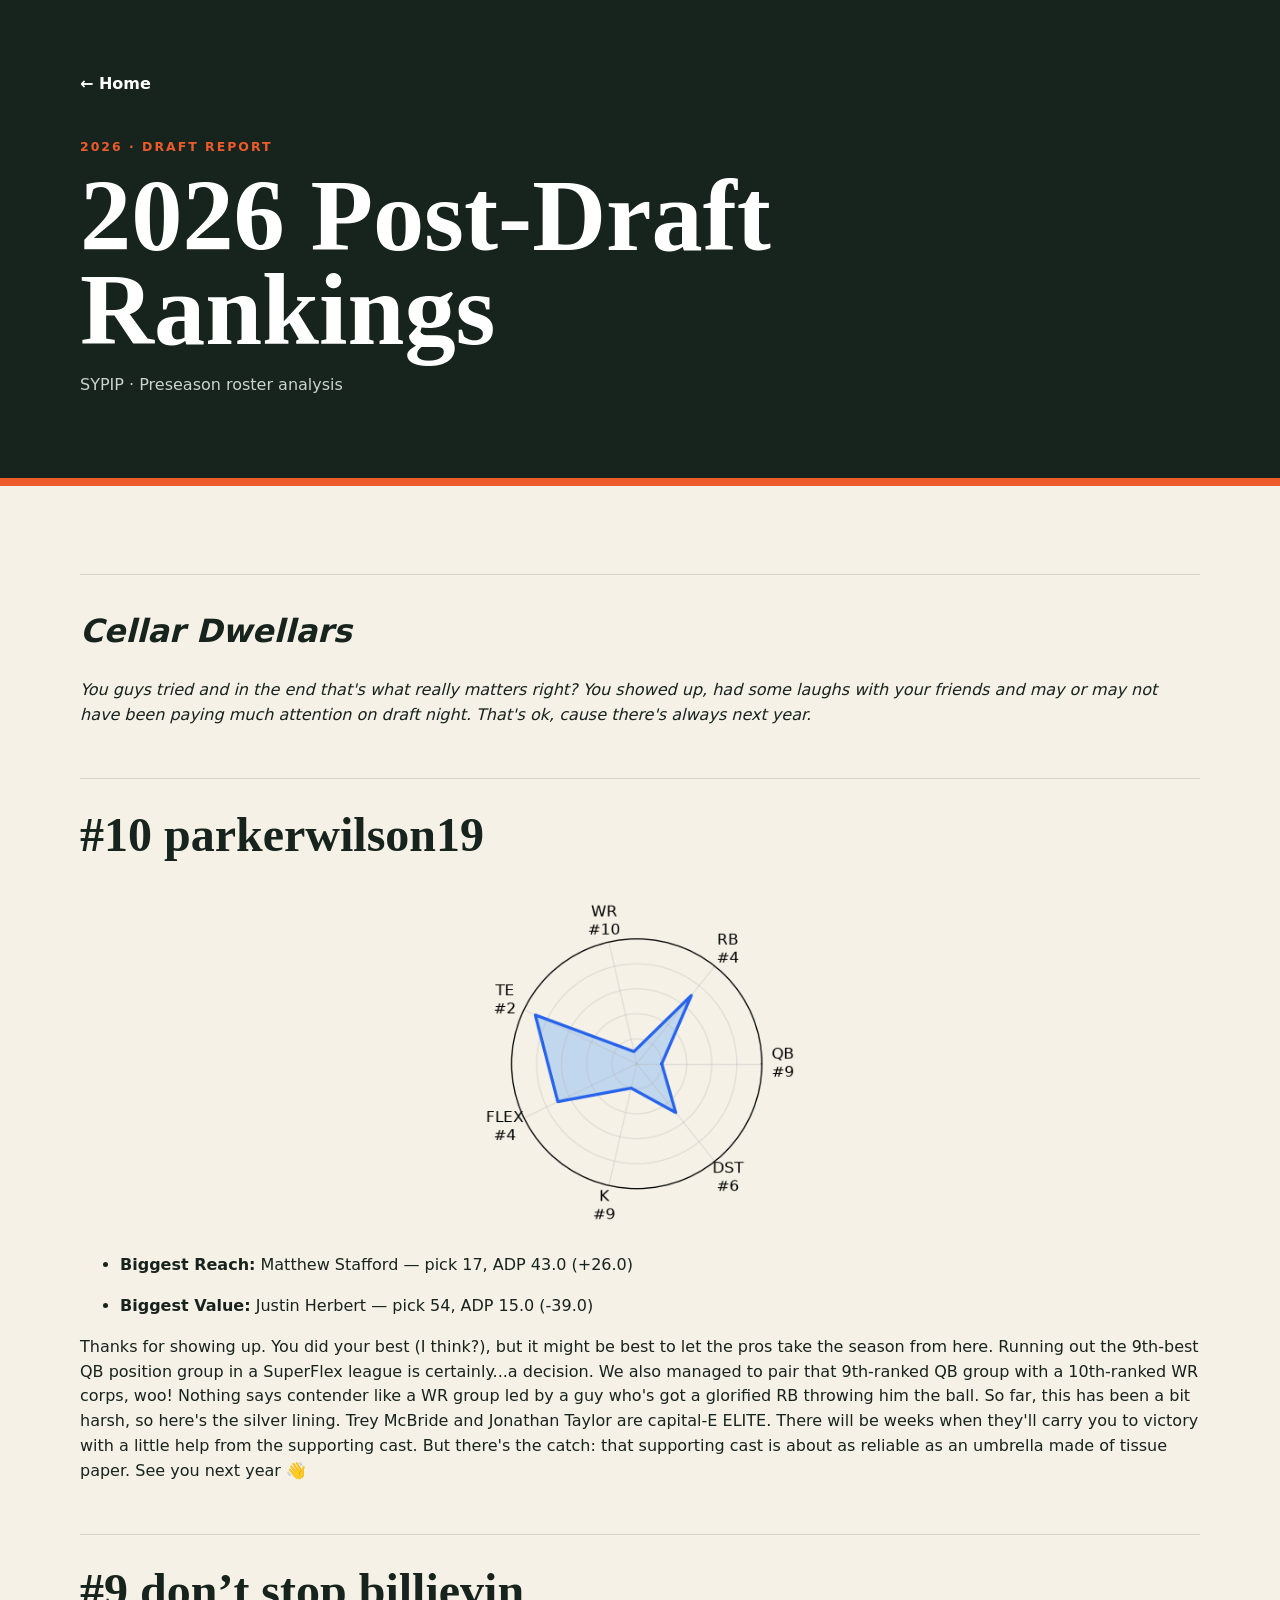
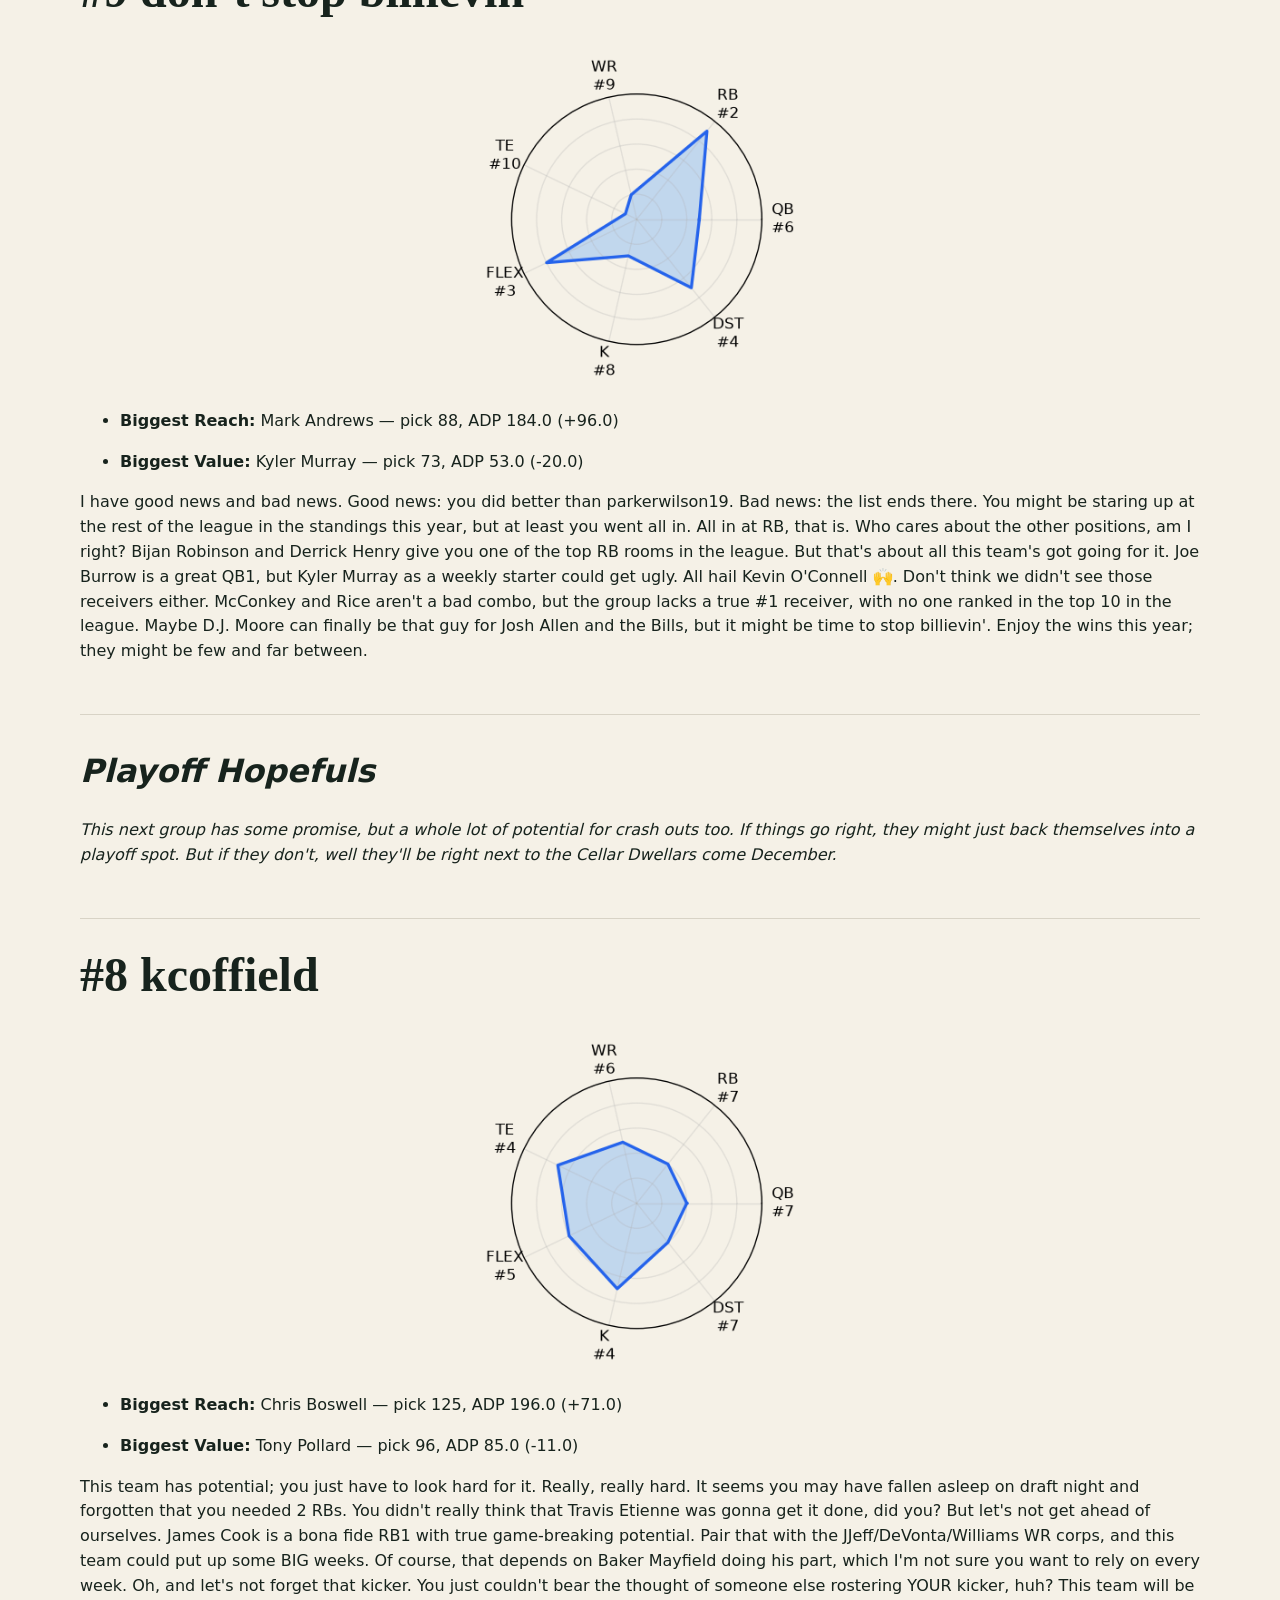
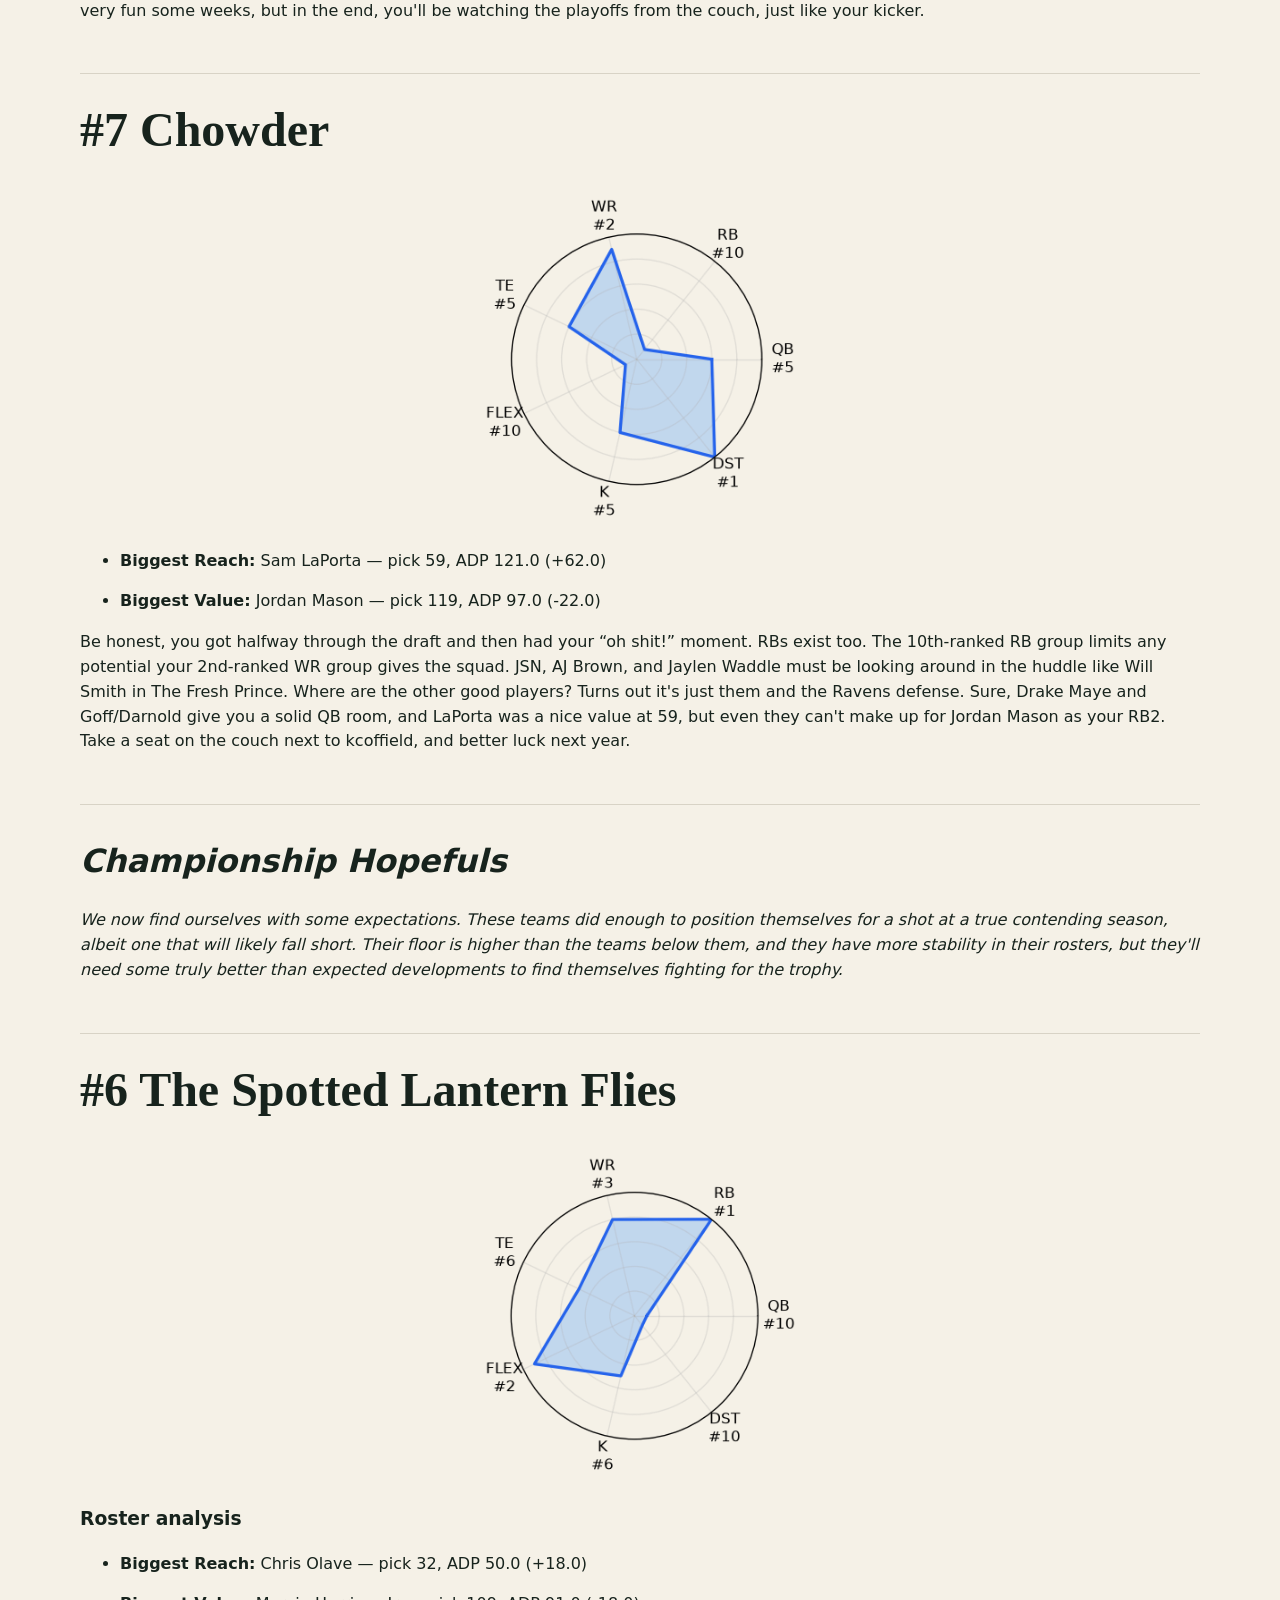
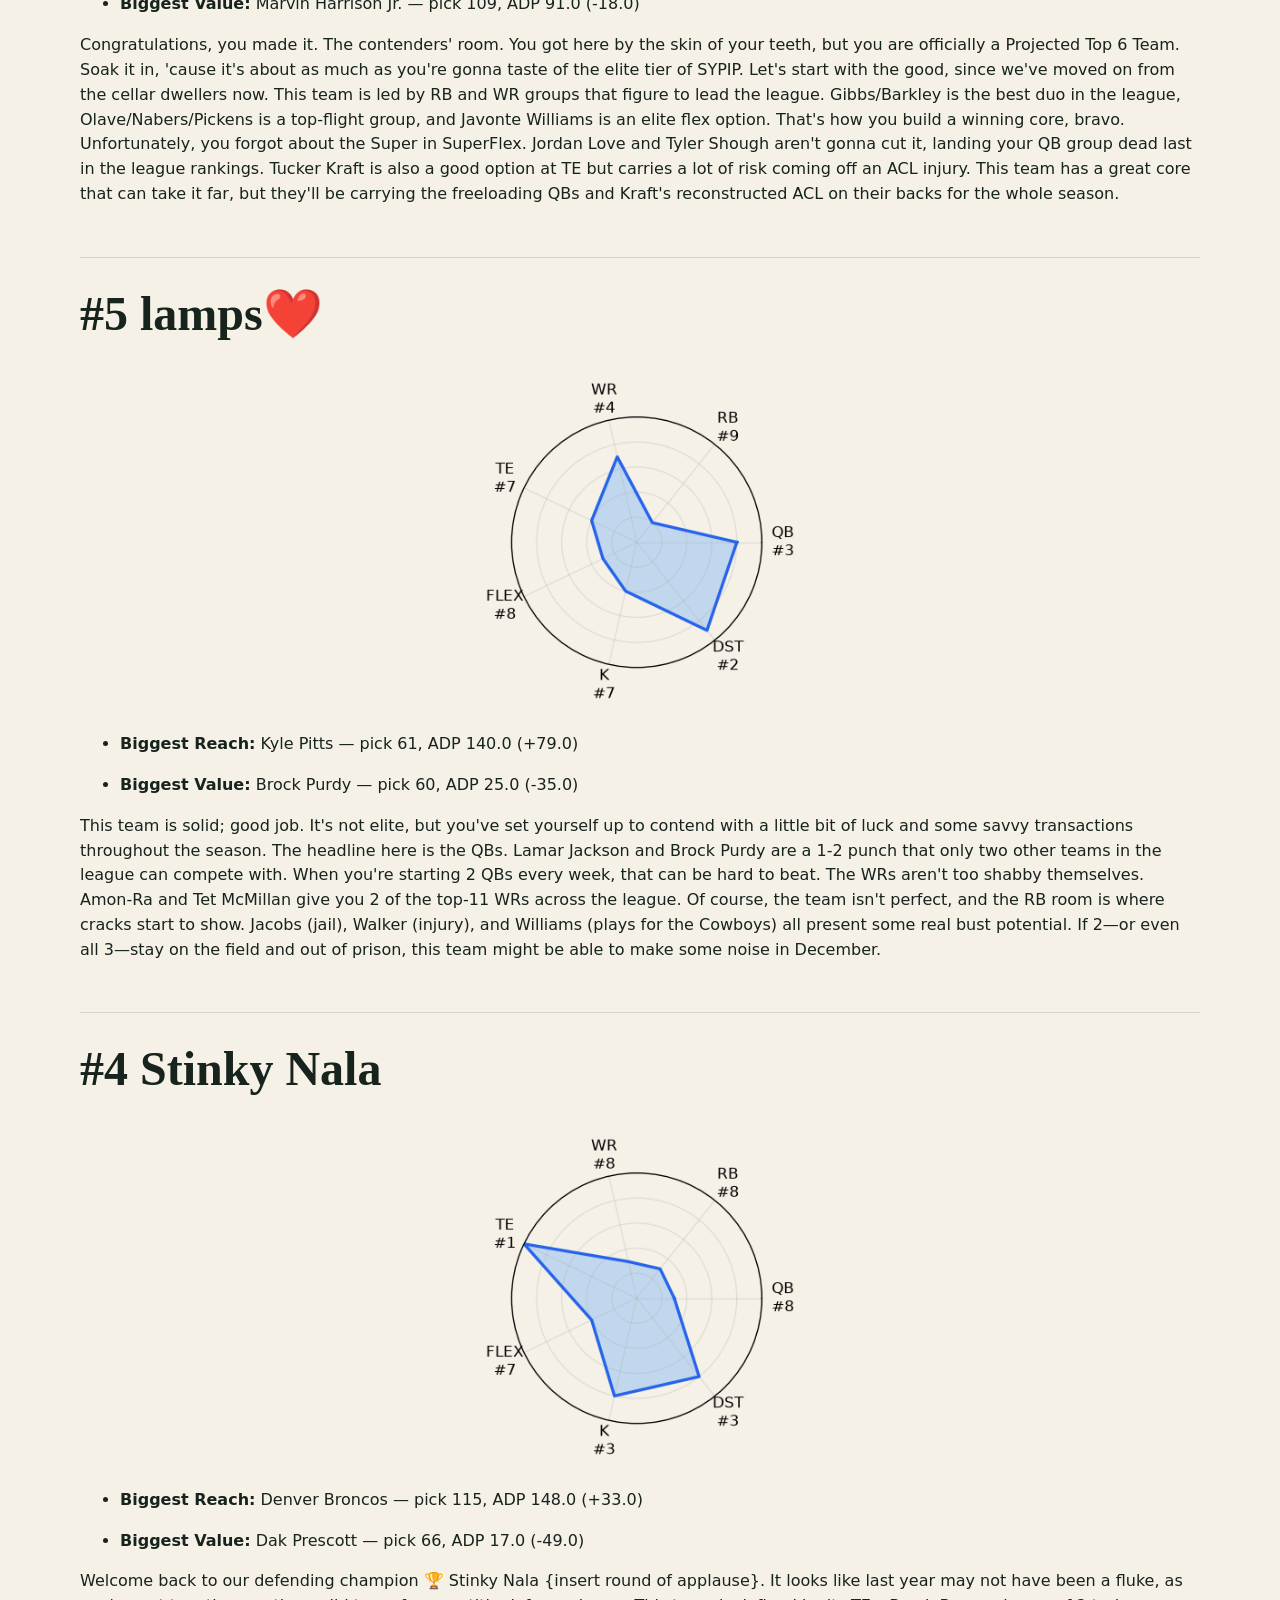
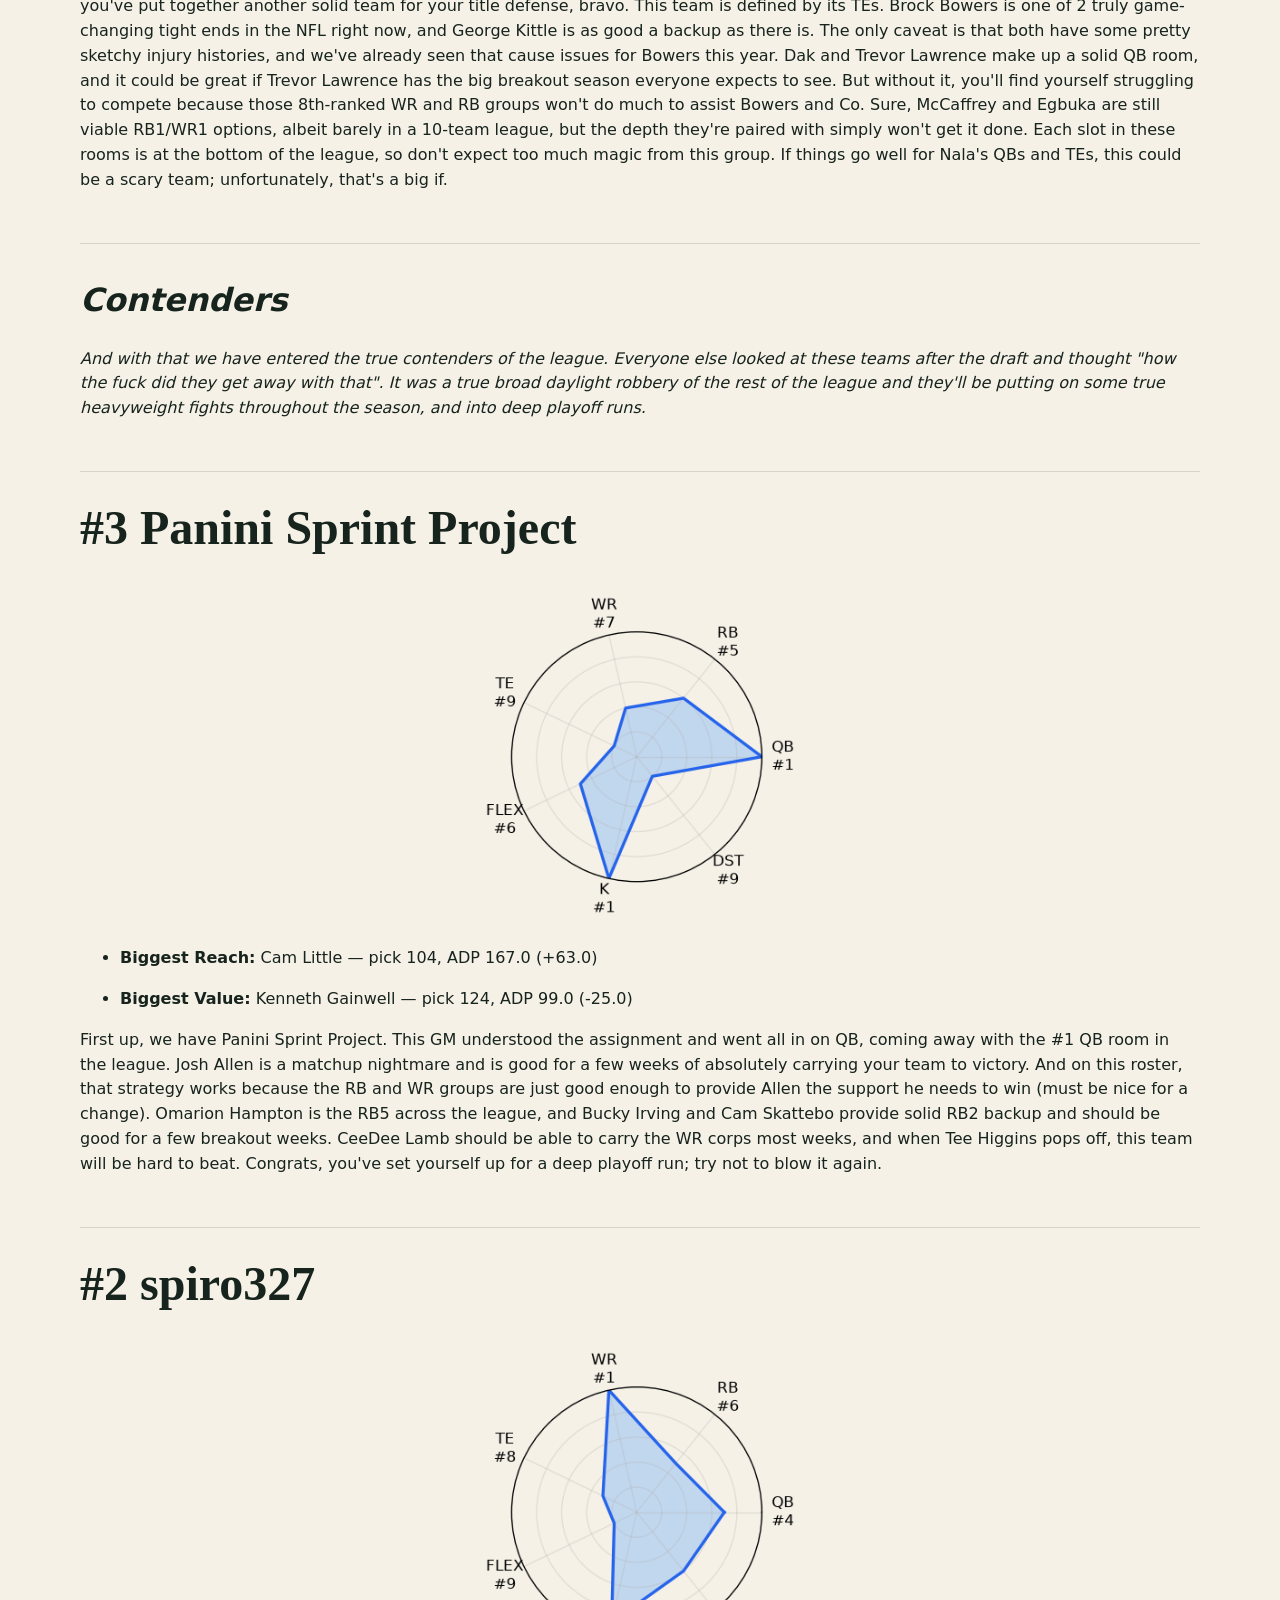
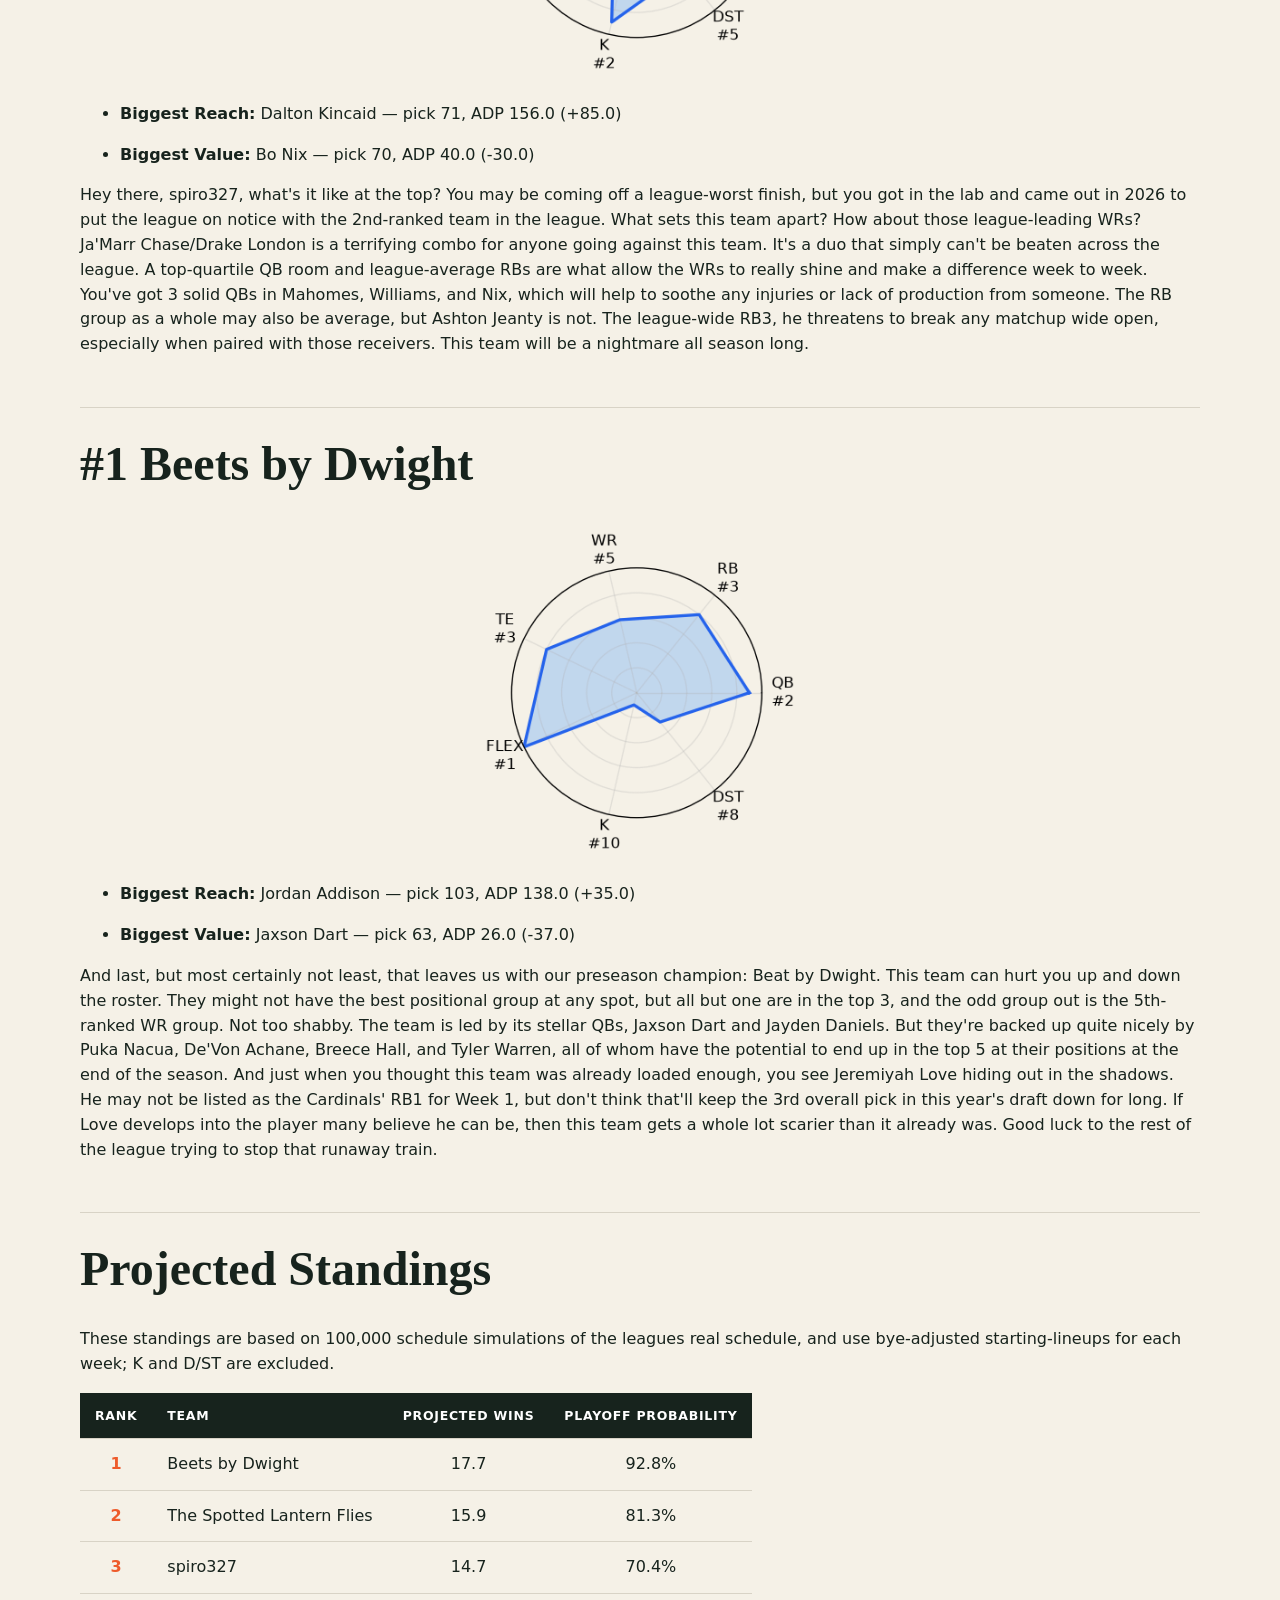
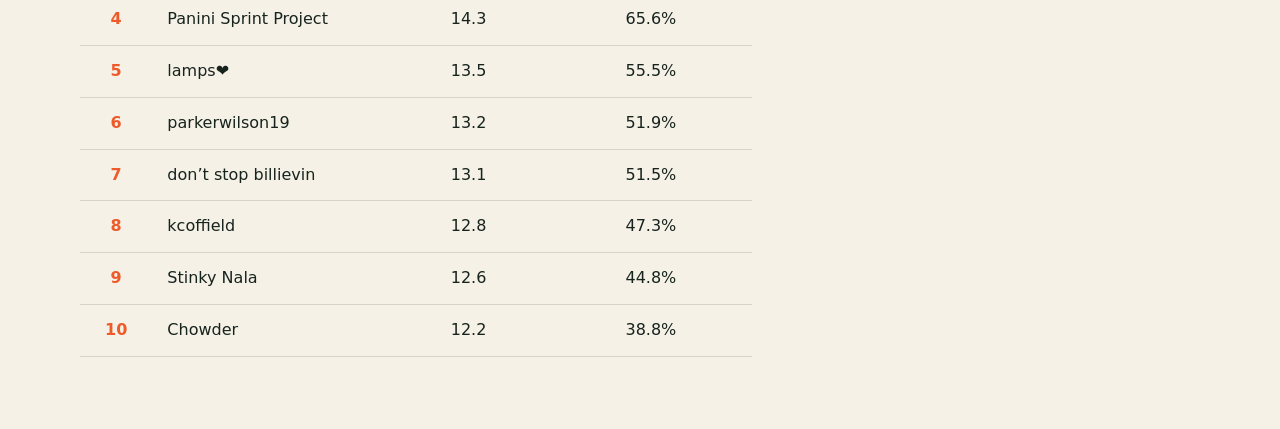
<file: content/draft-reports/1389341850288009216/2026/post-draft/index.html>
<!doctype html>
<html lang="en"><head><meta charset="utf-8"><meta name="viewport" content="width=device-width,initial-scale=1">
<meta name="description" content="Post-draft fantasy football rankings for SYPIP">
<title>2026 Post-Draft Rankings</title><link rel="stylesheet" href="assets/site.css"></head>
<body><header class="hero"><div class="wrap"><a class="report-home" href="/">← Home</a><p class="eyebrow">2026 · Draft report</p><h1>2026 Post-Draft Rankings</h1><p>SYPIP · Preseason roster analysis</p></div></header>
    <main class="wrap report-prose"><h1>SYPIP Post-Draft Rankings</h1>
<h1><em>Cellar Dwellars</em></h1>
<p><em>You guys tried and in the end that's what really matters right? You showed up, had some laughs with your friends and may or may not have been paying much attention on draft night. That's ok, cause there's always next year.</em></p>
<h2>#10 parkerwilson19</h2>
<p><img alt="parkerwilson19 positional strength radar chart" src="team-8-radar.png" /></p>
<ul>
<li>
<p><strong>Biggest Reach:</strong> Matthew Stafford — pick 17, ADP 43.0 (+26.0)</p>
</li>
<li>
<p><strong>Biggest Value:</strong> Justin Herbert — pick 54, ADP 15.0 (-39.0)</p>
</li>
</ul>
<p>Thanks for showing up. You did your best (I think?), but it might be best to let the pros take the season from here. Running out the 9th-best QB position group in a SuperFlex league is certainly...a decision. We also managed to pair that 9th-ranked QB group with a 10th-ranked WR corps, woo! Nothing says contender like a WR group led by a guy who's got a glorified RB throwing him the ball. So far, this has been a bit harsh, so here's the silver lining. Trey McBride and Jonathan Taylor are capital-E ELITE. There will be weeks when they'll carry you to victory with a little help from the supporting cast. But there's the catch: that supporting cast is about as reliable as an umbrella made of tissue paper. See you next year 👋</p>
<h2>#9 don’t stop billievin</h2>
<p><img alt="don’t stop billievin positional strength radar chart" src="team-5-radar.png" /></p>
<ul>
<li>
<p><strong>Biggest Reach:</strong> Mark Andrews — pick 88, ADP 184.0 (+96.0)</p>
</li>
<li>
<p><strong>Biggest Value:</strong> Kyler Murray — pick 73, ADP 53.0 (-20.0)</p>
</li>
</ul>
<p>I have good news and bad news. Good news: you did better than parkerwilson19. Bad news: the list ends there. You might be staring up at the rest of the league in the standings this year, but at least you went all in. All in at RB, that is. Who cares about the other positions, am I right? Bijan Robinson and Derrick Henry give you one of the top RB rooms in the league. But that's about all this team's got going for it. Joe Burrow is a great QB1, but Kyler Murray as a weekly starter could get ugly. All hail Kevin O'Connell 🙌. Don't think we didn't see those receivers either. McConkey and Rice aren't a bad combo, but the group lacks a true #1 receiver, with no one ranked in the top 10 in the league. Maybe D.J. Moore can finally be that guy for Josh Allen and the Bills, but it might be time to stop billievin'. Enjoy the wins this year; they might be few and far between.</p>
<h1><em>Playoff Hopefuls</em></h1>
<p><em>This next group has some promise, but a whole lot of potential for crash outs too. If things go right, they might just back themselves into a playoff spot. But if they don't, well they'll be right next to the Cellar Dwellars come December.</em></p>
<h2>#8 kcoffield</h2>
<p><img alt="kcoffield positional strength radar chart" src="team-7-radar.png" /></p>
<ul>
<li>
<p><strong>Biggest Reach:</strong> Chris Boswell — pick 125, ADP 196.0 (+71.0)</p>
</li>
<li>
<p><strong>Biggest Value:</strong> Tony Pollard — pick 96, ADP 85.0 (-11.0)</p>
</li>
</ul>
<p>This team has potential; you just have to look hard for it. Really, really hard. It seems you may have fallen asleep on draft night and forgotten that you needed 2 RBs. You didn't really think that Travis Etienne was gonna get it done, did you? But let's not get ahead of ourselves. James Cook is a bona fide RB1 with true game-breaking potential. Pair that with the JJeff/DeVonta/Williams WR corps, and this team could put up some BIG weeks. Of course, that depends on Baker Mayfield doing his part, which I'm not sure you want to rely on every week. Oh, and let's not forget that kicker. You just couldn't bear the thought of someone else rostering YOUR kicker, huh? This team will be very fun some weeks, but in the end, you'll be watching the playoffs from the couch, just like your kicker.</p>
<h2>#7 Chowder</h2>
<p><img alt="Chowder positional strength radar chart" src="team-2-radar.png" /></p>
<ul>
<li>
<p><strong>Biggest Reach:</strong> Sam LaPorta — pick 59, ADP 121.0 (+62.0)</p>
</li>
<li>
<p><strong>Biggest Value:</strong> Jordan Mason — pick 119, ADP 97.0 (-22.0)</p>
</li>
</ul>
<p>Be honest, you got halfway through the draft and then had your “oh shit!” moment. RBs exist too. The 10th-ranked RB group limits any potential your 2nd-ranked WR group gives the squad. JSN, AJ Brown, and Jaylen Waddle must be looking around in the huddle like Will Smith in The Fresh Prince. Where are the other good players? Turns out it's just them and the Ravens defense. Sure, Drake Maye and Goff/Darnold give you a solid QB room, and LaPorta was a nice value at 59, but even they can't make up for Jordan Mason as your RB2. Take a seat on the couch next to kcoffield, and better luck next year.</p>
<h1><em>Championship Hopefuls</em></h1>
<p><em>We now find ourselves with some expectations. These teams did enough to position themselves for a shot at a  true contending season, albeit one that will likely fall short. Their floor is higher than the teams below them, and they have more stability in their rosters, but they'll need some truly better than expected developments to find themselves fighting for the trophy.</em></p>
<h2>#6 The Spotted Lantern Flies</h2>
<p><img alt="The Spotted Lantern Flies positional strength radar chart" src="team-10-radar.png" /></p>
<h3>Roster analysis</h3>
<ul>
<li>
<p><strong>Biggest Reach:</strong> Chris Olave — pick 32, ADP 50.0 (+18.0)</p>
</li>
<li>
<p><strong>Biggest Value:</strong> Marvin Harrison Jr. — pick 109, ADP 91.0 (-18.0)</p>
</li>
</ul>
<p>Congratulations, you made it. The contenders' room. You got here by the skin of your teeth, but you are officially a Projected Top 6 Team. Soak it in, 'cause it's about as much as you're gonna taste of the elite tier of SYPIP. Let's start with the good, since we've moved on from the cellar dwellers now. This team is led by RB and WR groups that figure to lead the league. Gibbs/Barkley is the best duo in the league, Olave/Nabers/Pickens is a top-flight group, and Javonte Williams is an elite flex option. That's how you build a winning core, bravo. Unfortunately, you forgot about the Super in SuperFlex. Jordan Love and Tyler Shough aren't gonna cut it, landing your QB group dead last in the league rankings. Tucker Kraft is also a good option at TE but carries a lot of risk coming off an ACL injury. This team has a great core that can take it far, but they'll be carrying the freeloading QBs and Kraft's reconstructed ACL on their backs for the whole season.</p>
<h2>#5 lamps❤️</h2>
<p><img alt="lamps❤️ positional strength radar chart" src="team-9-radar.png" /></p>
<ul>
<li>
<p><strong>Biggest Reach:</strong> Kyle Pitts — pick 61, ADP 140.0 (+79.0)</p>
</li>
<li>
<p><strong>Biggest Value:</strong> Brock Purdy — pick 60, ADP 25.0 (-35.0)</p>
</li>
</ul>
<p>This team is solid; good job. It's not elite, but you've set yourself up to contend with a little bit of luck and some savvy transactions throughout the season. The headline here is the QBs. Lamar Jackson and Brock Purdy are a 1-2 punch that only two other teams in the league can compete with. When you're starting 2 QBs every week, that can be hard to beat. The WRs aren't too shabby themselves. Amon-Ra and Tet McMillan give you 2 of the top-11 WRs across the league. Of course, the team isn't perfect, and the RB room is where cracks start to show. Jacobs (jail), Walker (injury), and Williams (plays for the Cowboys) all present some real bust potential. If 2—or even all 3—stay on the field and out of prison, this team might be able to make some noise in December.</p>
<h2>#4 Stinky Nala</h2>
<p><img alt="Stinky Nala positional strength radar chart" src="team-3-radar.png" /></p>
<ul>
<li>
<p><strong>Biggest Reach:</strong> Denver Broncos — pick 115, ADP 148.0 (+33.0)</p>
</li>
<li>
<p><strong>Biggest Value:</strong> Dak Prescott — pick 66, ADP 17.0 (-49.0)</p>
</li>
</ul>
<p>Welcome back to our defending champion 🏆 Stinky Nala {insert round of applause}. It looks like last year may not have been a fluke, as you've put together another solid team for your title defense, bravo. This team is defined by its TEs. Brock Bowers is one of 2 truly game-changing tight ends in the NFL right now, and George Kittle is as good a backup as there is. The only caveat is that both have some pretty sketchy injury histories, and we've already seen that cause issues for Bowers this year. Dak and Trevor Lawrence make up a solid QB room, and it could be great if Trevor Lawrence has the big breakout season everyone expects to see. But without it, you'll find yourself struggling to compete because those 8th-ranked WR and RB groups won't do much to assist Bowers and Co. Sure, McCaffrey and Egbuka are still viable RB1/WR1 options, albeit barely in a 10-team league, but the depth they're paired with simply won't get it done. Each slot in these rooms is at the bottom of the league, so don't expect too much magic from this group. If things go well for Nala's QBs and TEs, this could be a scary team; unfortunately, that's a big if.</p>
<h1><em>Contenders</em></h1>
<p><em>And with that we have entered the true contenders of the league. Everyone else looked at these teams after the draft  and thought "how the fuck did they get away with that". It was a true broad daylight robbery of the rest of the league and they'll be putting on some true heavyweight fights throughout the season, and into deep playoff runs.</em></p>
<h2>#3 Panini Sprint Project</h2>
<p><img alt="Panini Sprint Project positional strength radar chart" src="team-6-radar.png" /></p>
<ul>
<li>
<p><strong>Biggest Reach:</strong> Cam Little — pick 104, ADP 167.0 (+63.0)</p>
</li>
<li>
<p><strong>Biggest Value:</strong> Kenneth Gainwell — pick 124, ADP 99.0 (-25.0)</p>
</li>
</ul>
<p>First up, we have Panini Sprint Project. This GM understood the assignment and went all in on QB, coming away with the #1 QB room in the league. Josh Allen is a matchup nightmare and is good for a few weeks of absolutely carrying your team to victory. And on this roster, that strategy works because the RB and WR groups are just good enough to provide Allen the support he needs to win (must be nice for a change). Omarion Hampton is the RB5 across the league, and Bucky Irving and Cam Skattebo provide solid RB2 backup and should be good for a few breakout weeks. CeeDee Lamb should be able to carry the WR corps most weeks, and when Tee Higgins pops off, this team will be hard to beat. Congrats, you've set yourself up for a deep playoff run; try not to blow it again.</p>
<h2>#2 spiro327</h2>
<p><img alt="spiro327 positional strength radar chart" src="team-4-radar.png" /></p>
<ul>
<li>
<p><strong>Biggest Reach:</strong> Dalton Kincaid — pick 71, ADP 156.0 (+85.0)</p>
</li>
<li>
<p><strong>Biggest Value:</strong> Bo Nix — pick 70, ADP 40.0 (-30.0)</p>
</li>
</ul>
<p>Hey there, spiro327, what's it like at the top? You may be coming off a league-worst finish, but you got in the lab and came out in 2026 to put the league on notice with the 2nd-ranked team in the league. What sets this team apart? How about those league-leading WRs? Ja'Marr Chase/Drake London is a terrifying combo for anyone going against this team. It's a duo that simply can't be beaten across the league. A top-quartile QB room and league-average RBs are what allow the WRs to really shine and make a difference week to week. You've got 3 solid QBs in Mahomes, Williams, and Nix, which will help to soothe any injuries or lack of production from someone. The RB group as a whole may also be average, but Ashton Jeanty is not. The league-wide RB3, he threatens to break any matchup wide open, especially when paired with those receivers. This team will be a nightmare all season long.</p>
<h2>#1 Beets by Dwight</h2>
<p><img alt="Beets by Dwight positional strength radar chart" src="team-1-radar.png" /></p>
<ul>
<li>
<p><strong>Biggest Reach:</strong> Jordan Addison — pick 103, ADP 138.0 (+35.0)</p>
</li>
<li>
<p><strong>Biggest Value:</strong> Jaxson Dart — pick 63, ADP 26.0 (-37.0)</p>
</li>
</ul>
<p>And last, but most certainly not least, that leaves us with our preseason champion: Beat by Dwight. This team can hurt you up and down the roster. They might not have the best positional group at any spot, but all but one are in the top 3, and the odd group out is the 5th-ranked WR group. Not too shabby. The team is led by its stellar QBs, Jaxson Dart and Jayden Daniels. But they're backed up quite nicely by Puka Nacua, De'Von Achane, Breece Hall, and Tyler Warren, all of whom have the potential to end up in the top 5 at their positions at the end of the season. And just when you thought this team was already loaded enough, you see Jeremiyah Love hiding out in the shadows. He may not be listed as the Cardinals' RB1 for Week 1, but don't think that'll keep the 3rd overall pick in this year's draft down for long. If Love develops into the player many believe he can be, then this team gets a whole lot scarier than it already was. Good luck to the rest of the league trying to stop that runaway train.</p>
<h2>Projected Standings</h2>
<p>These standings are based on 100,000 schedule simulations of the leagues real schedule, and use bye-adjusted starting-lineups for each week; K and D/ST are excluded. </p>
<table class="rankings-table">
<thead>
<tr>
<th style="text-align: right;">Rank</th>
<th style="text-align: left;">Team</th>
<th style="text-align: right;">Projected Wins</th>
<th style="text-align: left;">Playoff Probability</th>
</tr>
</thead>
<tbody>
<tr>
<td style="text-align: right;">1</td>
<td style="text-align: left;">Beets by Dwight</td>
<td style="text-align: right;">17.7</td>
<td style="text-align: left;">92.8%</td>
</tr>
<tr>
<td style="text-align: right;">2</td>
<td style="text-align: left;">The Spotted Lantern Flies</td>
<td style="text-align: right;">15.9</td>
<td style="text-align: left;">81.3%</td>
</tr>
<tr>
<td style="text-align: right;">3</td>
<td style="text-align: left;">spiro327</td>
<td style="text-align: right;">14.7</td>
<td style="text-align: left;">70.4%</td>
</tr>
<tr>
<td style="text-align: right;">4</td>
<td style="text-align: left;">Panini Sprint Project</td>
<td style="text-align: right;">14.3</td>
<td style="text-align: left;">65.6%</td>
</tr>
<tr>
<td style="text-align: right;">5</td>
<td style="text-align: left;">lamps❤️</td>
<td style="text-align: right;">13.5</td>
<td style="text-align: left;">55.5%</td>
</tr>
<tr>
<td style="text-align: right;">6</td>
<td style="text-align: left;">parkerwilson19</td>
<td style="text-align: right;">13.2</td>
<td style="text-align: left;">51.9%</td>
</tr>
<tr>
<td style="text-align: right;">7</td>
<td style="text-align: left;">don’t stop billievin</td>
<td style="text-align: right;">13.1</td>
<td style="text-align: left;">51.5%</td>
</tr>
<tr>
<td style="text-align: right;">8</td>
<td style="text-align: left;">kcoffield</td>
<td style="text-align: right;">12.8</td>
<td style="text-align: left;">47.3%</td>
</tr>
<tr>
<td style="text-align: right;">9</td>
<td style="text-align: left;">Stinky Nala</td>
<td style="text-align: right;">12.6</td>
<td style="text-align: left;">44.8%</td>
</tr>
<tr>
<td style="text-align: right;">10</td>
<td style="text-align: left;">Chowder</td>
<td style="text-align: right;">12.2</td>
<td style="text-align: left;">38.8%</td>
</tr>
</tbody>
</table></main></body></html>
</file>
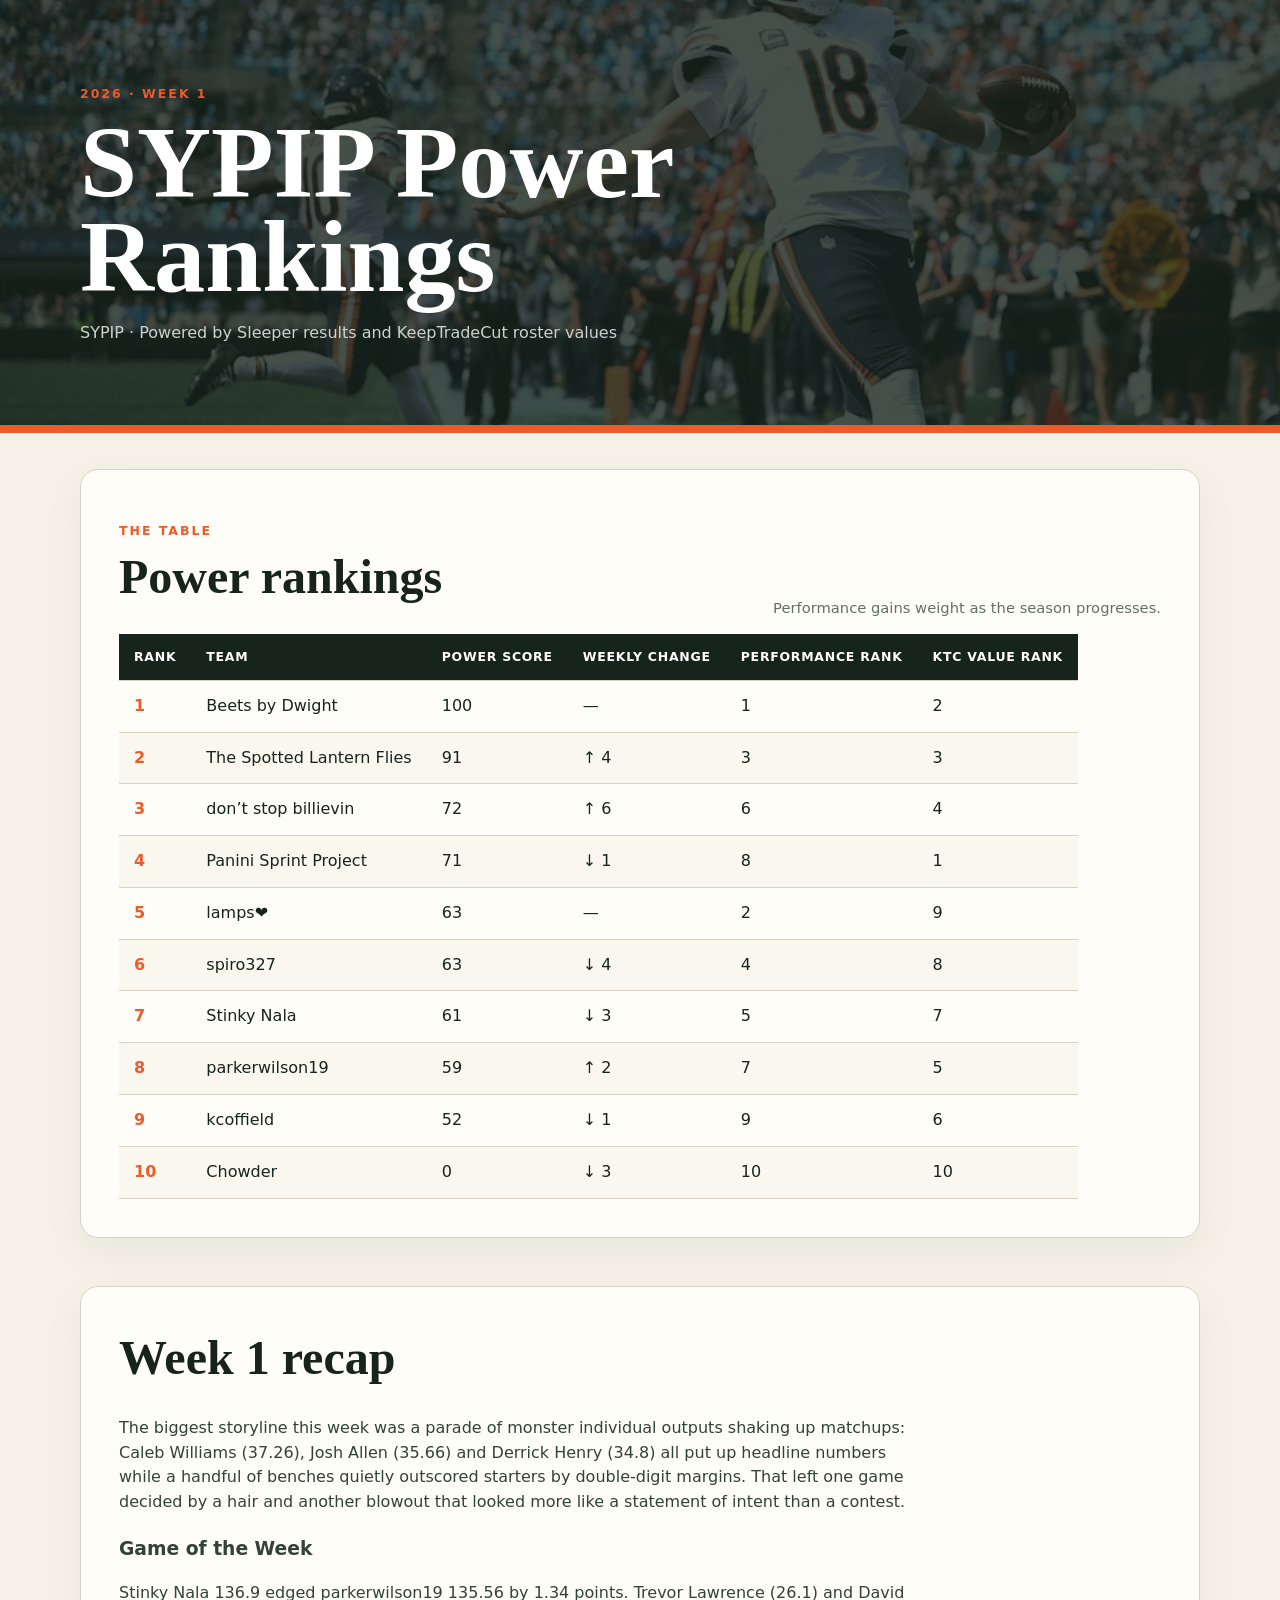
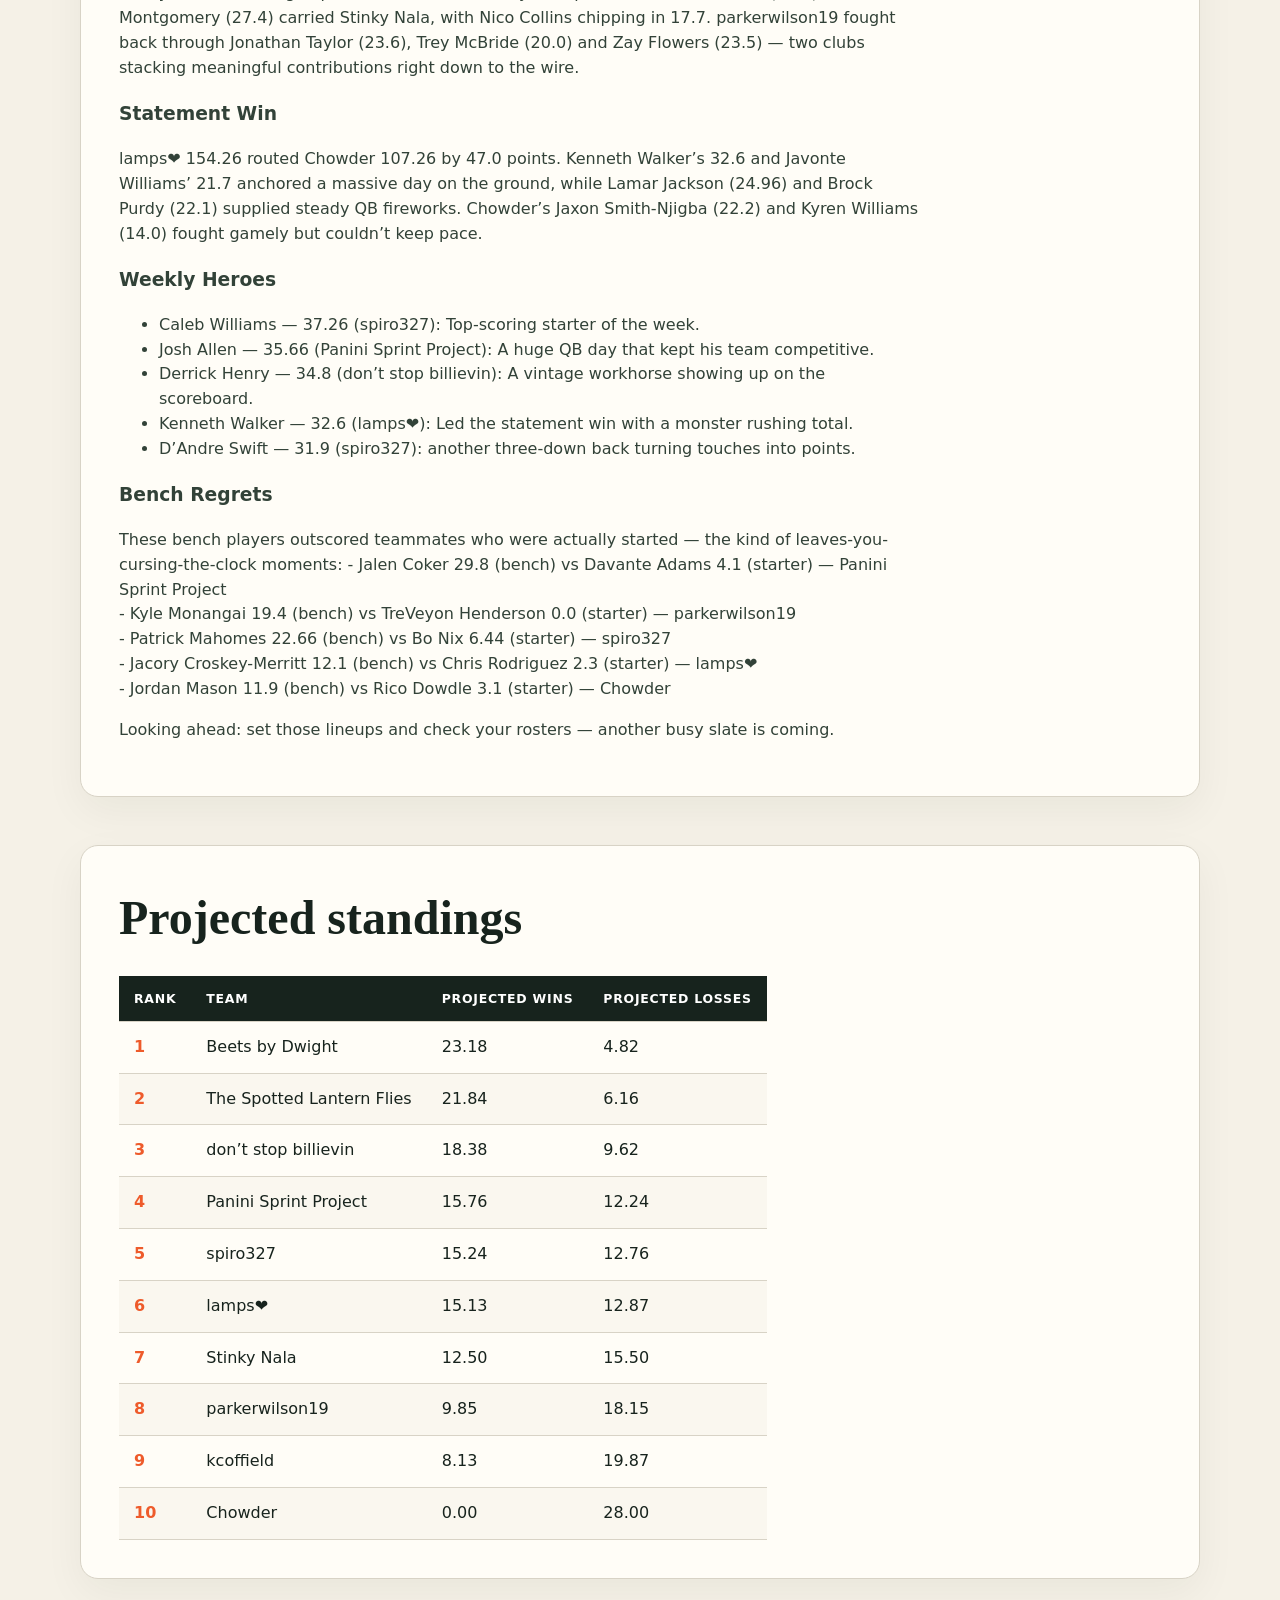
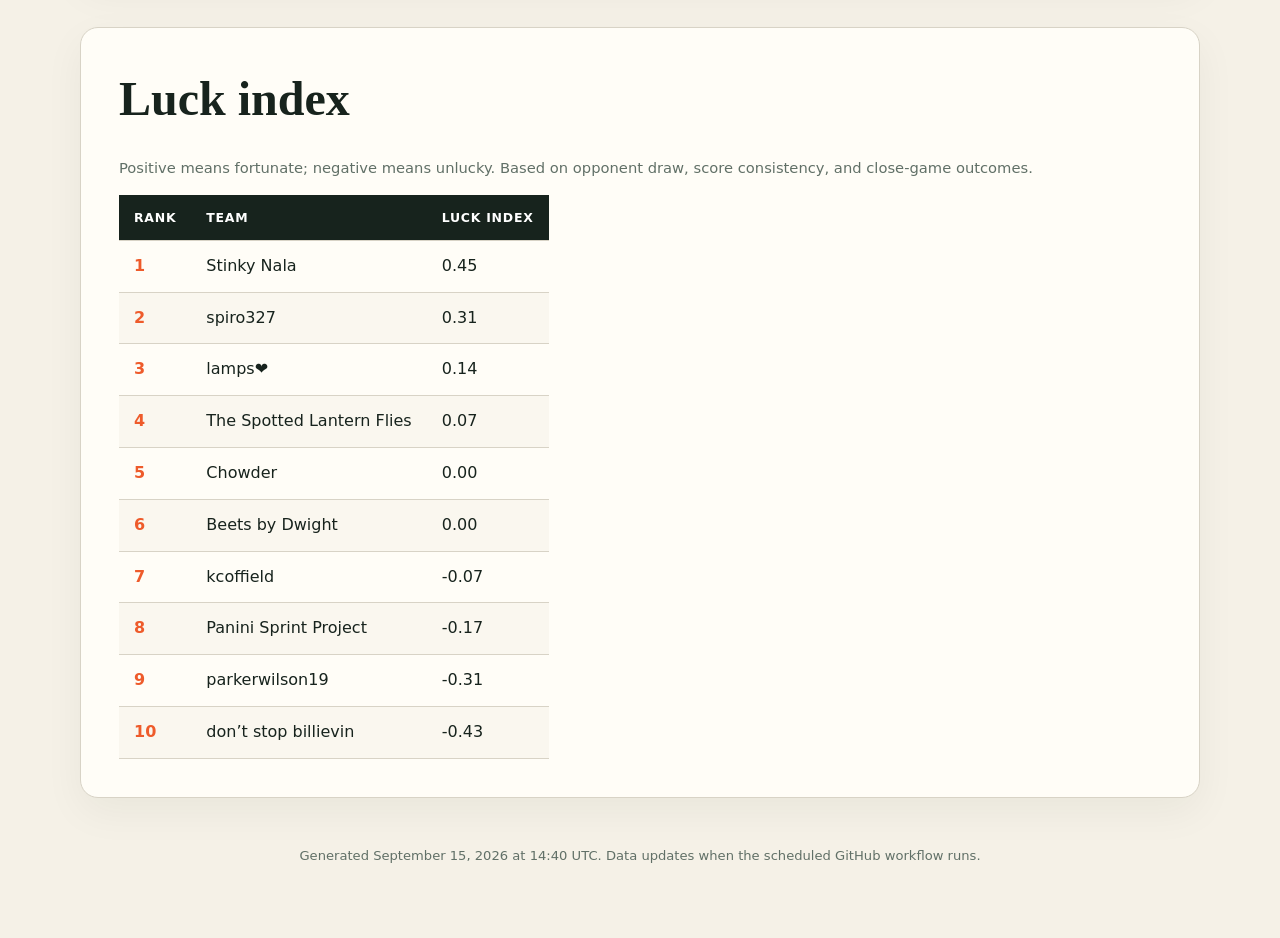
<file: content/reports/1389341850288009216/2026/week-01/index.html>
<!doctype html>
<html lang="en"><head><meta charset="utf-8"><meta name="viewport" content="width=device-width,initial-scale=1">
<meta name="description" content="Weekly Sleeper fantasy football power rankings for SYPIP">
<title>SYPIP Power Rankings</title><link rel="stylesheet" href="assets/site.css"></head>
<body><header class="hero has-image"><div class="wrap"><p class="eyebrow">2026 · Week 1</p><h1>SYPIP Power Rankings</h1><p>SYPIP · Powered by Sleeper results and KeepTradeCut roster values</p></div></header>
<main class="wrap"><section><div class="section-title"><div><p class="eyebrow">The table</p><h2>Power rankings</h2></div><p class="note">Performance gains weight as the season progresses.</p></div><table class="dataframe rankings-table">
  <thead>
    <tr style="text-align: right;">
      <th>Rank</th>
      <th>Team</th>
      <th>Power Score</th>
      <th>Weekly Change</th>
      <th>Performance Rank</th>
      <th>KTC Value Rank</th>
    </tr>
  </thead>
  <tbody>
    <tr>
      <td>1</td>
      <td>Beets by Dwight</td>
      <td>100</td>
      <td>—</td>
      <td>1</td>
      <td>2</td>
    </tr>
    <tr>
      <td>2</td>
      <td>The Spotted Lantern Flies</td>
      <td>91</td>
      <td>↑ 4</td>
      <td>3</td>
      <td>3</td>
    </tr>
    <tr>
      <td>3</td>
      <td>don’t stop billievin</td>
      <td>72</td>
      <td>↑ 6</td>
      <td>6</td>
      <td>4</td>
    </tr>
    <tr>
      <td>4</td>
      <td>Panini Sprint Project</td>
      <td>71</td>
      <td>↓ 1</td>
      <td>8</td>
      <td>1</td>
    </tr>
    <tr>
      <td>5</td>
      <td>lamps❤️</td>
      <td>63</td>
      <td>—</td>
      <td>2</td>
      <td>9</td>
    </tr>
    <tr>
      <td>6</td>
      <td>spiro327</td>
      <td>63</td>
      <td>↓ 4</td>
      <td>4</td>
      <td>8</td>
    </tr>
    <tr>
      <td>7</td>
      <td>Stinky Nala</td>
      <td>61</td>
      <td>↓ 3</td>
      <td>5</td>
      <td>7</td>
    </tr>
    <tr>
      <td>8</td>
      <td>parkerwilson19</td>
      <td>59</td>
      <td>↑ 2</td>
      <td>7</td>
      <td>5</td>
    </tr>
    <tr>
      <td>9</td>
      <td>kcoffield</td>
      <td>52</td>
      <td>↓ 1</td>
      <td>9</td>
      <td>6</td>
    </tr>
    <tr>
      <td>10</td>
      <td>Chowder</td>
      <td>0</td>
      <td>↓ 3</td>
      <td>10</td>
      <td>10</td>
    </tr>
  </tbody>
</table></section>
<section class="recap"><h2>Week 1 recap</h2><div class="prose"><p>The biggest storyline this week was a parade of monster individual outputs shaking up matchups: Caleb Williams (37.26), Josh Allen (35.66) and Derrick Henry (34.8) all put up headline numbers while a handful of benches quietly outscored starters by double-digit margins. That left one game decided by a hair and another blowout that looked more like a statement of intent than a contest.</p>
<h3>Game of the Week</h3>
<p>Stinky Nala 136.9 edged parkerwilson19 135.56 by 1.34 points. Trevor Lawrence (26.1) and David Montgomery (27.4) carried Stinky Nala, with Nico Collins chipping in 17.7. parkerwilson19 fought back through Jonathan Taylor (23.6), Trey McBride (20.0) and Zay Flowers (23.5) — two clubs stacking meaningful contributions right down to the wire.</p>
<h3>Statement Win</h3>
<p>lamps❤ 154.26 routed Chowder 107.26 by 47.0 points. Kenneth Walker’s 32.6 and Javonte Williams’ 21.7 anchored a massive day on the ground, while Lamar Jackson (24.96) and Brock Purdy (22.1) supplied steady QB fireworks. Chowder’s Jaxon Smith-Njigba (22.2) and Kyren Williams (14.0) fought gamely but couldn’t keep pace.</p>
<h3>Weekly Heroes</h3>
<ul>
<li>Caleb Williams — 37.26 (spiro327): Top-scoring starter of the week.</li>
<li>Josh Allen — 35.66 (Panini Sprint Project): A huge QB day that kept his team competitive.</li>
<li>Derrick Henry — 34.8 (don’t stop billievin): A vintage workhorse showing up on the scoreboard.</li>
<li>Kenneth Walker — 32.6 (lamps❤): Led the statement win with a monster rushing total.</li>
<li>D’Andre Swift — 31.9 (spiro327): another three-down back turning touches into points.</li>
</ul>
<h3>Bench Regrets</h3>
<p>These bench players outscored teammates who were actually started — the kind of leaves-you-cursing-the-clock moments:
- Jalen Coker 29.8 (bench) vs Davante Adams 4.1 (starter) — Panini Sprint Project<br />
- Kyle Monangai 19.4 (bench) vs TreVeyon Henderson 0.0 (starter) — parkerwilson19<br />
- Patrick Mahomes 22.66 (bench) vs Bo Nix 6.44 (starter) — spiro327<br />
- Jacory Croskey-Merritt 12.1 (bench) vs Chris Rodriguez 2.3 (starter) — lamps❤<br />
- Jordan Mason 11.9 (bench) vs Rico Dowdle 3.1 (starter) — Chowder</p>
<p>Looking ahead: set those lineups and check your rosters — another busy slate is coming.</p></div></section><section><h2>Projected standings</h2><table class="dataframe rankings-table">
  <thead>
    <tr style="text-align: right;">
      <th>Rank</th>
      <th>Team</th>
      <th>Projected Wins</th>
      <th>Projected Losses</th>
    </tr>
  </thead>
  <tbody>
    <tr>
      <td>1</td>
      <td>Beets by Dwight</td>
      <td>23.18</td>
      <td>4.82</td>
    </tr>
    <tr>
      <td>2</td>
      <td>The Spotted Lantern Flies</td>
      <td>21.84</td>
      <td>6.16</td>
    </tr>
    <tr>
      <td>3</td>
      <td>don’t stop billievin</td>
      <td>18.38</td>
      <td>9.62</td>
    </tr>
    <tr>
      <td>4</td>
      <td>Panini Sprint Project</td>
      <td>15.76</td>
      <td>12.24</td>
    </tr>
    <tr>
      <td>5</td>
      <td>spiro327</td>
      <td>15.24</td>
      <td>12.76</td>
    </tr>
    <tr>
      <td>6</td>
      <td>lamps❤️</td>
      <td>15.13</td>
      <td>12.87</td>
    </tr>
    <tr>
      <td>7</td>
      <td>Stinky Nala</td>
      <td>12.50</td>
      <td>15.50</td>
    </tr>
    <tr>
      <td>8</td>
      <td>parkerwilson19</td>
      <td>9.85</td>
      <td>18.15</td>
    </tr>
    <tr>
      <td>9</td>
      <td>kcoffield</td>
      <td>8.13</td>
      <td>19.87</td>
    </tr>
    <tr>
      <td>10</td>
      <td>Chowder</td>
      <td>0.00</td>
      <td>28.00</td>
    </tr>
  </tbody>
</table></section><section><h2>Luck index</h2><p class="note">Positive means fortunate; negative means unlucky. Based on opponent draw, score consistency, and close-game outcomes.</p><table class="dataframe rankings-table">
  <thead>
    <tr style="text-align: right;">
      <th>Rank</th>
      <th>Team</th>
      <th>Luck Index</th>
    </tr>
  </thead>
  <tbody>
    <tr>
      <td>1</td>
      <td>Stinky Nala</td>
      <td>0.45</td>
    </tr>
    <tr>
      <td>2</td>
      <td>spiro327</td>
      <td>0.31</td>
    </tr>
    <tr>
      <td>3</td>
      <td>lamps❤️</td>
      <td>0.14</td>
    </tr>
    <tr>
      <td>4</td>
      <td>The Spotted Lantern Flies</td>
      <td>0.07</td>
    </tr>
    <tr>
      <td>5</td>
      <td>Chowder</td>
      <td>0.00</td>
    </tr>
    <tr>
      <td>6</td>
      <td>Beets by Dwight</td>
      <td>0.00</td>
    </tr>
    <tr>
      <td>7</td>
      <td>kcoffield</td>
      <td>-0.07</td>
    </tr>
    <tr>
      <td>8</td>
      <td>Panini Sprint Project</td>
      <td>-0.17</td>
    </tr>
    <tr>
      <td>9</td>
      <td>parkerwilson19</td>
      <td>-0.31</td>
    </tr>
    <tr>
      <td>10</td>
      <td>don’t stop billievin</td>
      <td>-0.43</td>
    </tr>
  </tbody>
</table></section>
<footer>Generated September 15, 2026 at 14:40 UTC. Data updates when the scheduled GitHub workflow runs.</footer></main></body></html>
</file>
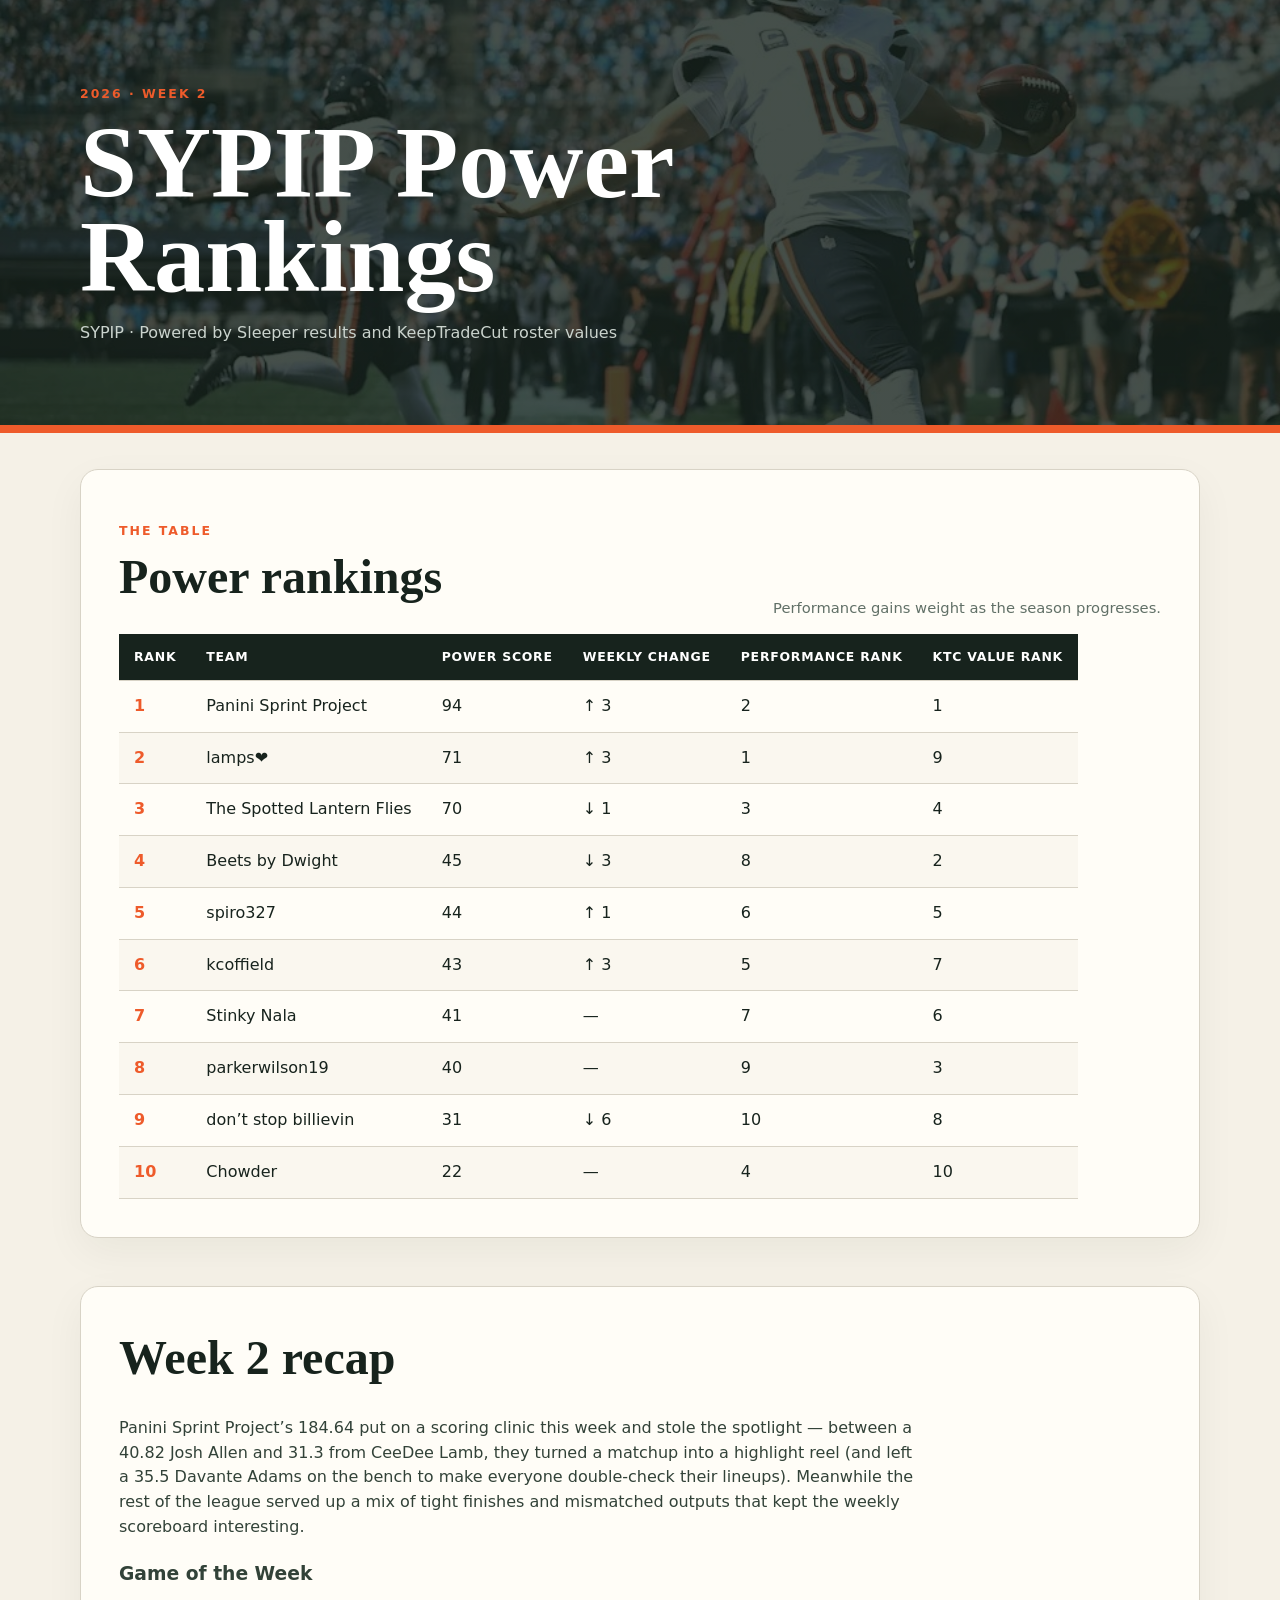
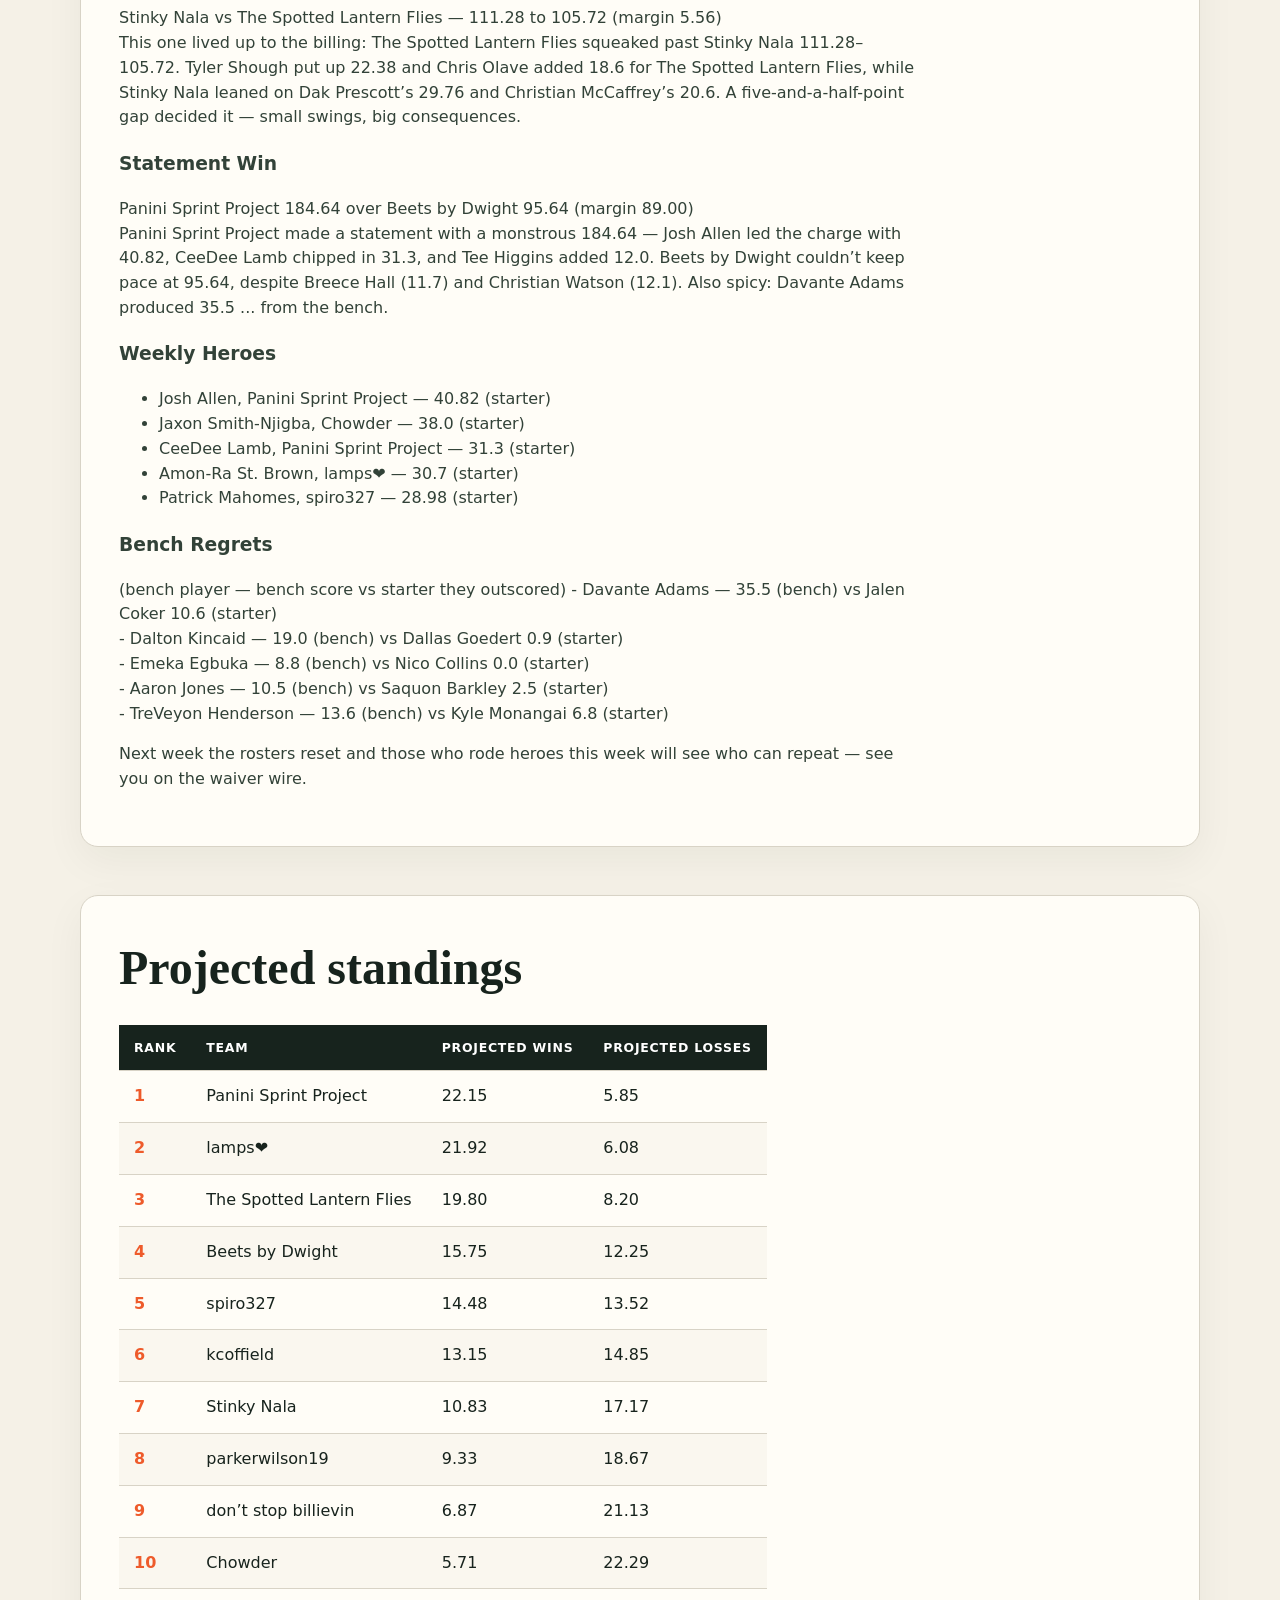
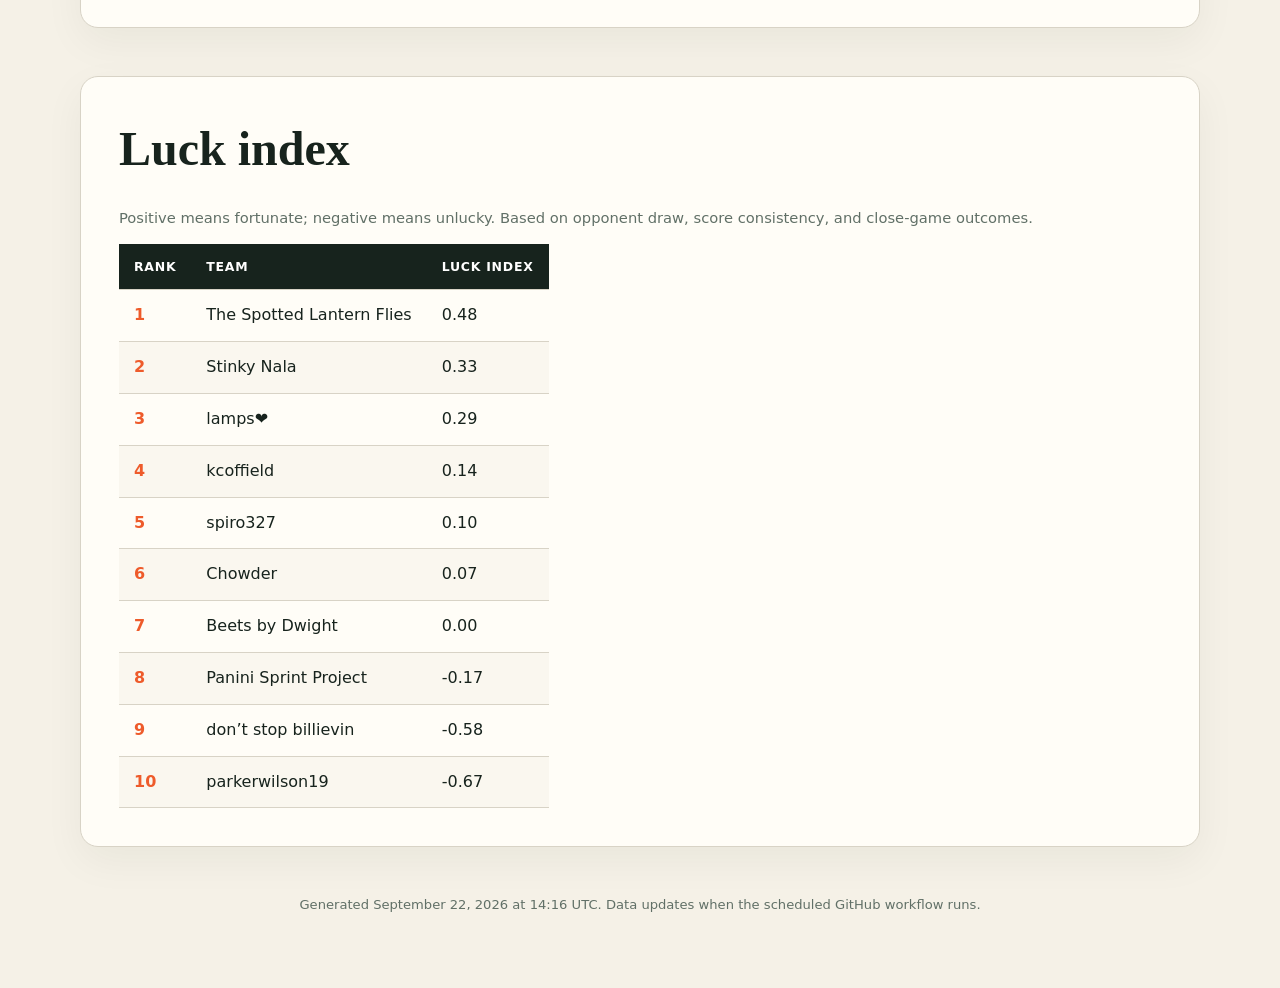
<file: content/reports/1389341850288009216/2026/week-02/index.html>
<!doctype html>
<html lang="en"><head><meta charset="utf-8"><meta name="viewport" content="width=device-width,initial-scale=1">
<meta name="description" content="Weekly Sleeper fantasy football power rankings for SYPIP">
<title>SYPIP Power Rankings</title><link rel="stylesheet" href="assets/site.css"></head>
<body><header class="hero has-image"><div class="wrap"><p class="eyebrow">2026 · Week 2</p><h1>SYPIP Power Rankings</h1><p>SYPIP · Powered by Sleeper results and KeepTradeCut roster values</p></div></header>
<main class="wrap"><section><div class="section-title"><div><p class="eyebrow">The table</p><h2>Power rankings</h2></div><p class="note">Performance gains weight as the season progresses.</p></div><table class="dataframe rankings-table">
  <thead>
    <tr style="text-align: right;">
      <th>Rank</th>
      <th>Team</th>
      <th>Power Score</th>
      <th>Weekly Change</th>
      <th>Performance Rank</th>
      <th>KTC Value Rank</th>
    </tr>
  </thead>
  <tbody>
    <tr>
      <td>1</td>
      <td>Panini Sprint Project</td>
      <td>94</td>
      <td>↑ 3</td>
      <td>2</td>
      <td>1</td>
    </tr>
    <tr>
      <td>2</td>
      <td>lamps❤️</td>
      <td>71</td>
      <td>↑ 3</td>
      <td>1</td>
      <td>9</td>
    </tr>
    <tr>
      <td>3</td>
      <td>The Spotted Lantern Flies</td>
      <td>70</td>
      <td>↓ 1</td>
      <td>3</td>
      <td>4</td>
    </tr>
    <tr>
      <td>4</td>
      <td>Beets by Dwight</td>
      <td>45</td>
      <td>↓ 3</td>
      <td>8</td>
      <td>2</td>
    </tr>
    <tr>
      <td>5</td>
      <td>spiro327</td>
      <td>44</td>
      <td>↑ 1</td>
      <td>6</td>
      <td>5</td>
    </tr>
    <tr>
      <td>6</td>
      <td>kcoffield</td>
      <td>43</td>
      <td>↑ 3</td>
      <td>5</td>
      <td>7</td>
    </tr>
    <tr>
      <td>7</td>
      <td>Stinky Nala</td>
      <td>41</td>
      <td>—</td>
      <td>7</td>
      <td>6</td>
    </tr>
    <tr>
      <td>8</td>
      <td>parkerwilson19</td>
      <td>40</td>
      <td>—</td>
      <td>9</td>
      <td>3</td>
    </tr>
    <tr>
      <td>9</td>
      <td>don’t stop billievin</td>
      <td>31</td>
      <td>↓ 6</td>
      <td>10</td>
      <td>8</td>
    </tr>
    <tr>
      <td>10</td>
      <td>Chowder</td>
      <td>22</td>
      <td>—</td>
      <td>4</td>
      <td>10</td>
    </tr>
  </tbody>
</table></section>
<section class="recap"><h2>Week 2 recap</h2><div class="prose"><p>Panini Sprint Project’s 184.64 put on a scoring clinic this week and stole the spotlight — between a 40.82 Josh Allen and 31.3 from CeeDee Lamb, they turned a matchup into a highlight reel (and left a 35.5 Davante Adams on the bench to make everyone double-check their lineups). Meanwhile the rest of the league served up a mix of tight finishes and mismatched outputs that kept the weekly scoreboard interesting.</p>
<h3>Game of the Week</h3>
<p>Stinky Nala vs The Spotted Lantern Flies — 111.28 to 105.72 (margin 5.56)<br />
This one lived up to the billing: The Spotted Lantern Flies squeaked past Stinky Nala 111.28–105.72. Tyler Shough put up 22.38 and Chris Olave added 18.6 for The Spotted Lantern Flies, while Stinky Nala leaned on Dak Prescott’s 29.76 and Christian McCaffrey’s 20.6. A five-and-a-half-point gap decided it — small swings, big consequences.</p>
<h3>Statement Win</h3>
<p>Panini Sprint Project 184.64 over Beets by Dwight 95.64 (margin 89.00)<br />
Panini Sprint Project made a statement with a monstrous 184.64 — Josh Allen led the charge with 40.82, CeeDee Lamb chipped in 31.3, and Tee Higgins added 12.0. Beets by Dwight couldn’t keep pace at 95.64, despite Breece Hall (11.7) and Christian Watson (12.1). Also spicy: Davante Adams produced 35.5 ... from the bench.</p>
<h3>Weekly Heroes</h3>
<ul>
<li>Josh Allen, Panini Sprint Project — 40.82 (starter)  </li>
<li>Jaxon Smith-Njigba, Chowder — 38.0 (starter)  </li>
<li>CeeDee Lamb, Panini Sprint Project — 31.3 (starter)  </li>
<li>Amon-Ra St. Brown, lamps❤ — 30.7 (starter)  </li>
<li>Patrick Mahomes, spiro327 — 28.98 (starter)</li>
</ul>
<h3>Bench Regrets</h3>
<p>(bench player — bench score vs starter they outscored)
- Davante Adams — 35.5 (bench) vs Jalen Coker 10.6 (starter)<br />
- Dalton Kincaid — 19.0 (bench) vs Dallas Goedert 0.9 (starter)<br />
- Emeka Egbuka — 8.8 (bench) vs Nico Collins 0.0 (starter)<br />
- Aaron Jones — 10.5 (bench) vs Saquon Barkley 2.5 (starter)<br />
- TreVeyon Henderson — 13.6 (bench) vs Kyle Monangai 6.8 (starter)</p>
<p>Next week the rosters reset and those who rode heroes this week will see who can repeat — see you on the waiver wire.</p></div></section><section><h2>Projected standings</h2><table class="dataframe rankings-table">
  <thead>
    <tr style="text-align: right;">
      <th>Rank</th>
      <th>Team</th>
      <th>Projected Wins</th>
      <th>Projected Losses</th>
    </tr>
  </thead>
  <tbody>
    <tr>
      <td>1</td>
      <td>Panini Sprint Project</td>
      <td>22.15</td>
      <td>5.85</td>
    </tr>
    <tr>
      <td>2</td>
      <td>lamps❤️</td>
      <td>21.92</td>
      <td>6.08</td>
    </tr>
    <tr>
      <td>3</td>
      <td>The Spotted Lantern Flies</td>
      <td>19.80</td>
      <td>8.20</td>
    </tr>
    <tr>
      <td>4</td>
      <td>Beets by Dwight</td>
      <td>15.75</td>
      <td>12.25</td>
    </tr>
    <tr>
      <td>5</td>
      <td>spiro327</td>
      <td>14.48</td>
      <td>13.52</td>
    </tr>
    <tr>
      <td>6</td>
      <td>kcoffield</td>
      <td>13.15</td>
      <td>14.85</td>
    </tr>
    <tr>
      <td>7</td>
      <td>Stinky Nala</td>
      <td>10.83</td>
      <td>17.17</td>
    </tr>
    <tr>
      <td>8</td>
      <td>parkerwilson19</td>
      <td>9.33</td>
      <td>18.67</td>
    </tr>
    <tr>
      <td>9</td>
      <td>don’t stop billievin</td>
      <td>6.87</td>
      <td>21.13</td>
    </tr>
    <tr>
      <td>10</td>
      <td>Chowder</td>
      <td>5.71</td>
      <td>22.29</td>
    </tr>
  </tbody>
</table></section><section><h2>Luck index</h2><p class="note">Positive means fortunate; negative means unlucky. Based on opponent draw, score consistency, and close-game outcomes.</p><table class="dataframe rankings-table">
  <thead>
    <tr style="text-align: right;">
      <th>Rank</th>
      <th>Team</th>
      <th>Luck Index</th>
    </tr>
  </thead>
  <tbody>
    <tr>
      <td>1</td>
      <td>The Spotted Lantern Flies</td>
      <td>0.48</td>
    </tr>
    <tr>
      <td>2</td>
      <td>Stinky Nala</td>
      <td>0.33</td>
    </tr>
    <tr>
      <td>3</td>
      <td>lamps❤️</td>
      <td>0.29</td>
    </tr>
    <tr>
      <td>4</td>
      <td>kcoffield</td>
      <td>0.14</td>
    </tr>
    <tr>
      <td>5</td>
      <td>spiro327</td>
      <td>0.10</td>
    </tr>
    <tr>
      <td>6</td>
      <td>Chowder</td>
      <td>0.07</td>
    </tr>
    <tr>
      <td>7</td>
      <td>Beets by Dwight</td>
      <td>0.00</td>
    </tr>
    <tr>
      <td>8</td>
      <td>Panini Sprint Project</td>
      <td>-0.17</td>
    </tr>
    <tr>
      <td>9</td>
      <td>don’t stop billievin</td>
      <td>-0.58</td>
    </tr>
    <tr>
      <td>10</td>
      <td>parkerwilson19</td>
      <td>-0.67</td>
    </tr>
  </tbody>
</table></section>
<footer>Generated September 22, 2026 at 14:16 UTC. Data updates when the scheduled GitHub workflow runs.</footer></main></body></html>
</file>
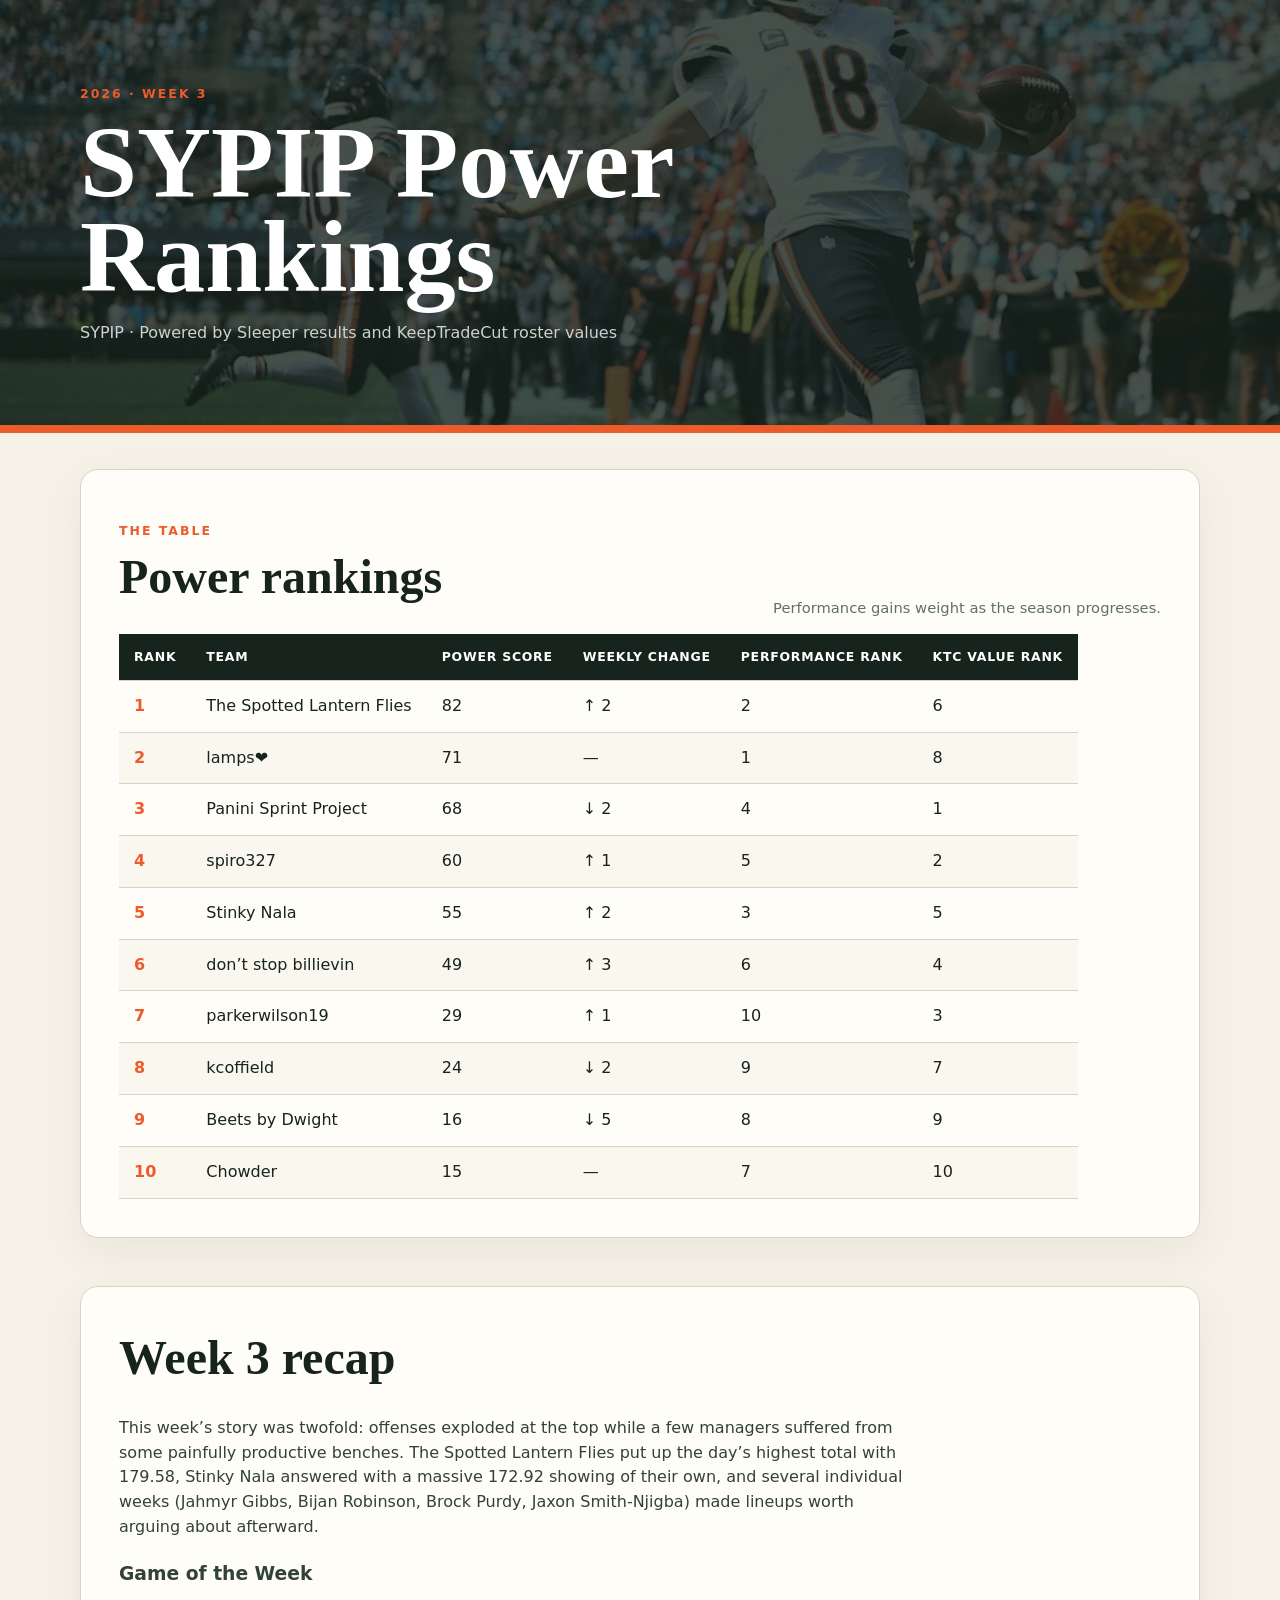
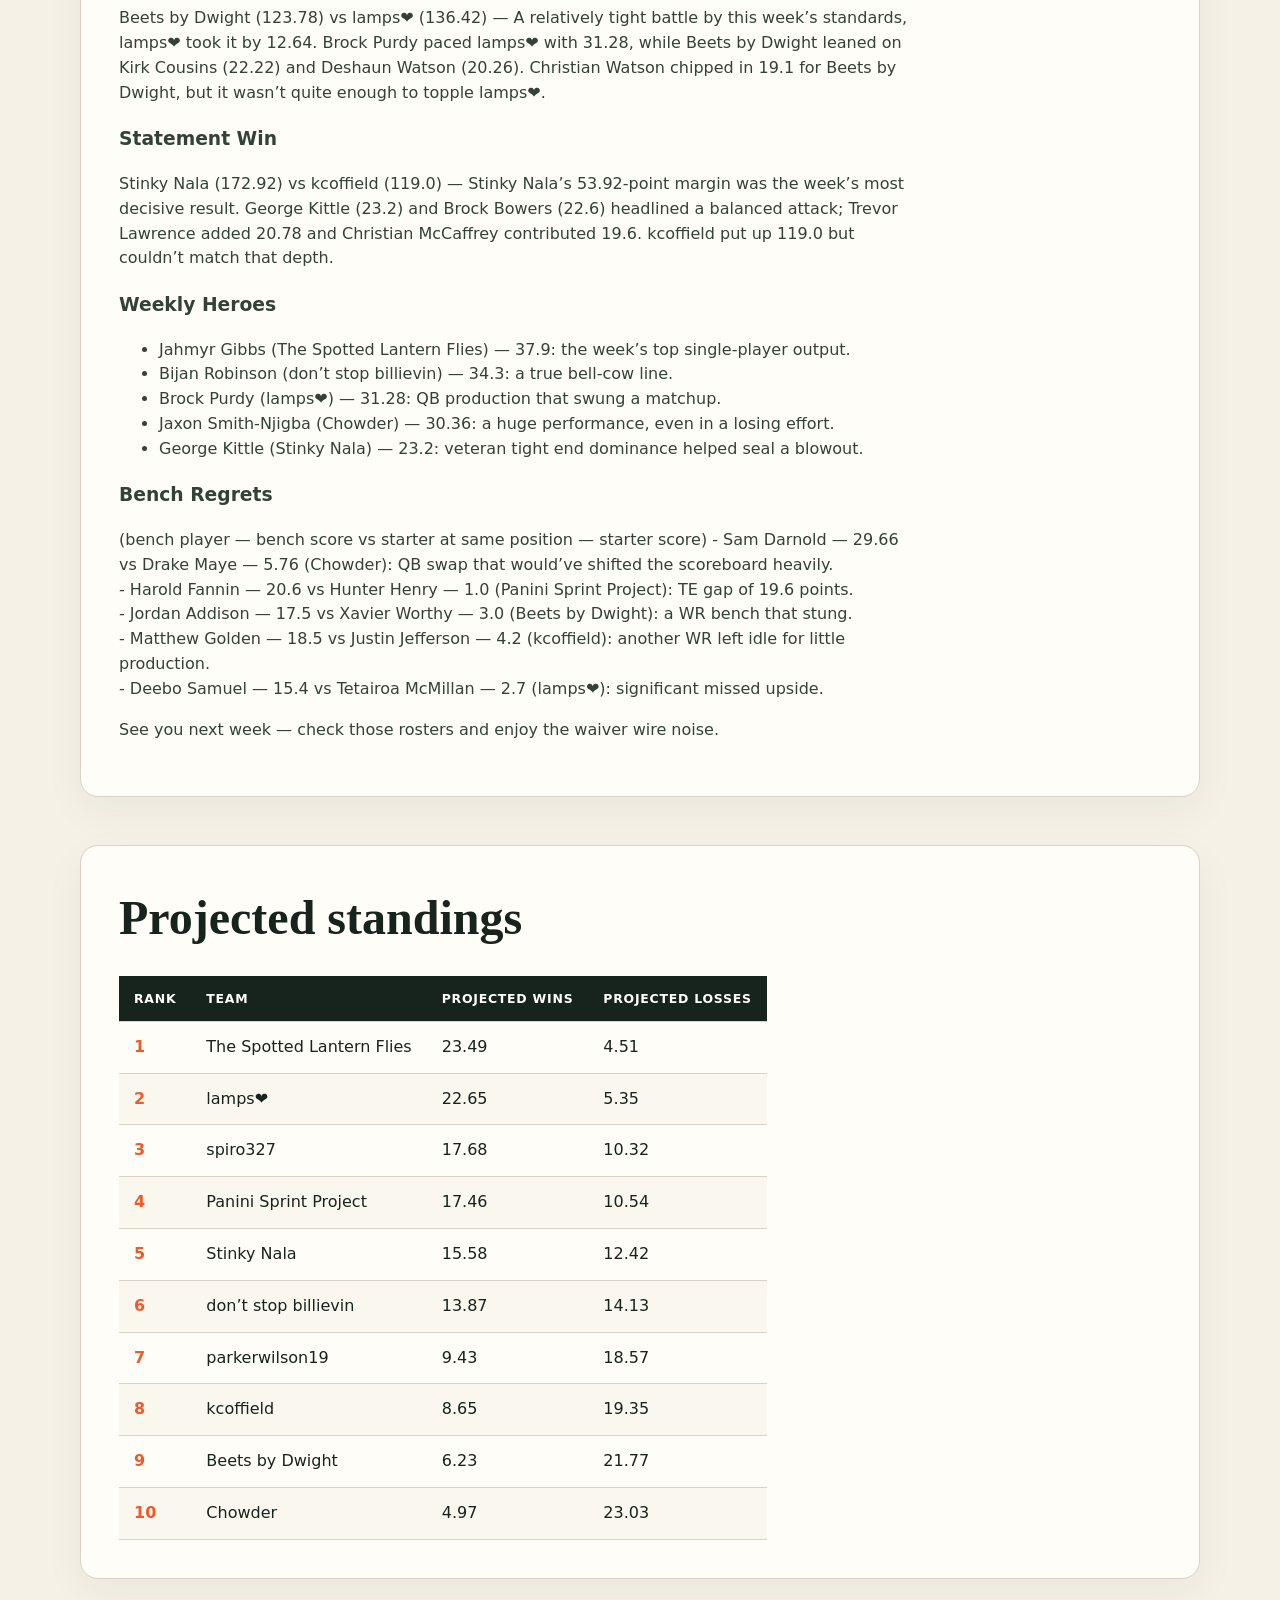
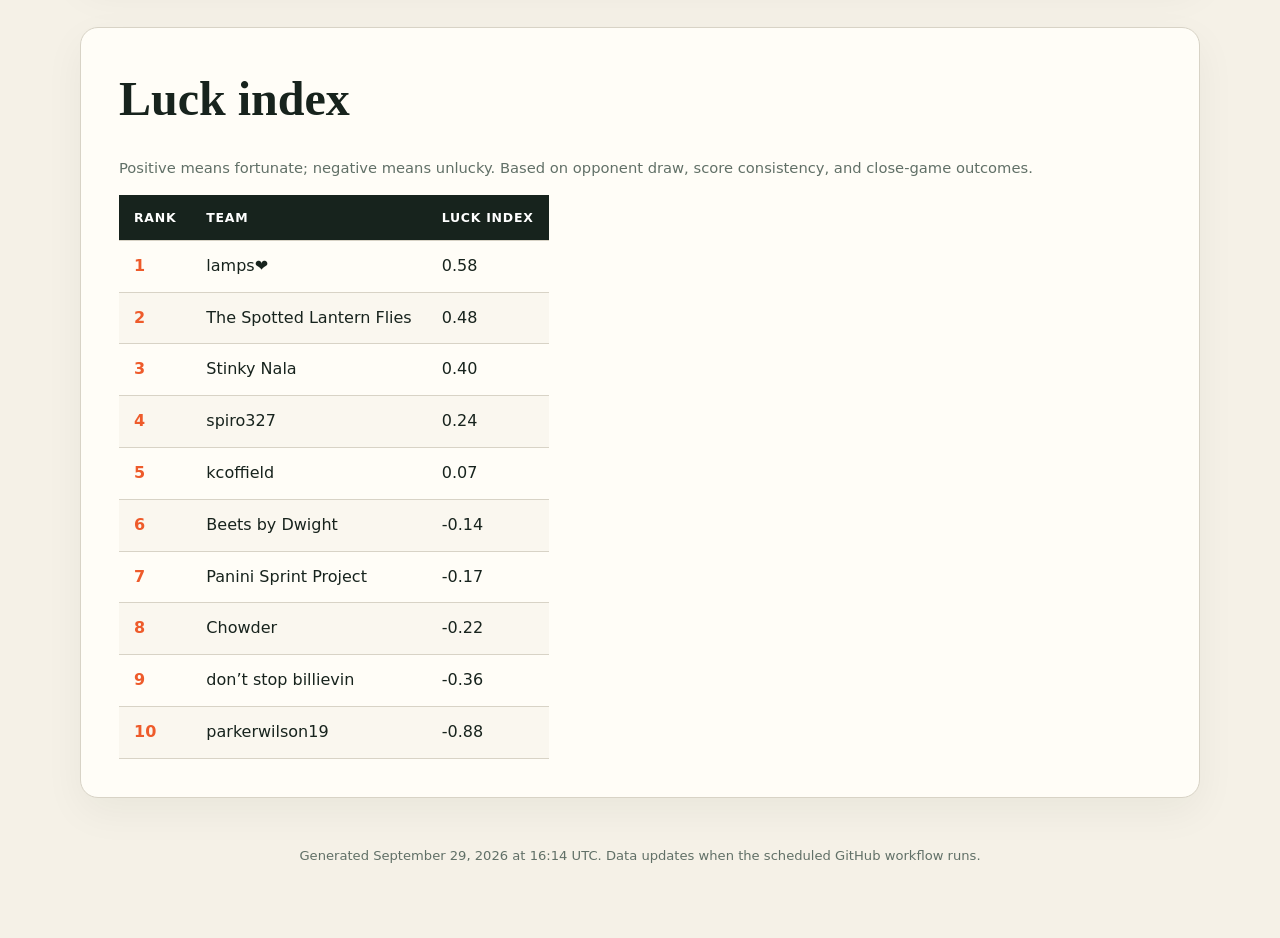
<file: content/reports/1389341850288009216/2026/week-03/index.html>
<!doctype html>
<html lang="en"><head><meta charset="utf-8"><meta name="viewport" content="width=device-width,initial-scale=1">
<meta name="description" content="Weekly Sleeper fantasy football power rankings for SYPIP">
<title>SYPIP Power Rankings</title><link rel="stylesheet" href="assets/site.css"></head>
<body><header class="hero has-image"><div class="wrap"><p class="eyebrow">2026 · Week 3</p><h1>SYPIP Power Rankings</h1><p>SYPIP · Powered by Sleeper results and KeepTradeCut roster values</p></div></header>
<main class="wrap"><section><div class="section-title"><div><p class="eyebrow">The table</p><h2>Power rankings</h2></div><p class="note">Performance gains weight as the season progresses.</p></div><table class="dataframe rankings-table">
  <thead>
    <tr style="text-align: right;">
      <th>Rank</th>
      <th>Team</th>
      <th>Power Score</th>
      <th>Weekly Change</th>
      <th>Performance Rank</th>
      <th>KTC Value Rank</th>
    </tr>
  </thead>
  <tbody>
    <tr>
      <td>1</td>
      <td>The Spotted Lantern Flies</td>
      <td>82</td>
      <td>↑ 2</td>
      <td>2</td>
      <td>6</td>
    </tr>
    <tr>
      <td>2</td>
      <td>lamps❤️</td>
      <td>71</td>
      <td>—</td>
      <td>1</td>
      <td>8</td>
    </tr>
    <tr>
      <td>3</td>
      <td>Panini Sprint Project</td>
      <td>68</td>
      <td>↓ 2</td>
      <td>4</td>
      <td>1</td>
    </tr>
    <tr>
      <td>4</td>
      <td>spiro327</td>
      <td>60</td>
      <td>↑ 1</td>
      <td>5</td>
      <td>2</td>
    </tr>
    <tr>
      <td>5</td>
      <td>Stinky Nala</td>
      <td>55</td>
      <td>↑ 2</td>
      <td>3</td>
      <td>5</td>
    </tr>
    <tr>
      <td>6</td>
      <td>don’t stop billievin</td>
      <td>49</td>
      <td>↑ 3</td>
      <td>6</td>
      <td>4</td>
    </tr>
    <tr>
      <td>7</td>
      <td>parkerwilson19</td>
      <td>29</td>
      <td>↑ 1</td>
      <td>10</td>
      <td>3</td>
    </tr>
    <tr>
      <td>8</td>
      <td>kcoffield</td>
      <td>24</td>
      <td>↓ 2</td>
      <td>9</td>
      <td>7</td>
    </tr>
    <tr>
      <td>9</td>
      <td>Beets by Dwight</td>
      <td>16</td>
      <td>↓ 5</td>
      <td>8</td>
      <td>9</td>
    </tr>
    <tr>
      <td>10</td>
      <td>Chowder</td>
      <td>15</td>
      <td>—</td>
      <td>7</td>
      <td>10</td>
    </tr>
  </tbody>
</table></section>
<section class="recap"><h2>Week 3 recap</h2><div class="prose"><p>This week’s story was twofold: offenses exploded at the top while a few managers suffered from some painfully productive benches. The Spotted Lantern Flies put up the day’s highest total with 179.58, Stinky Nala answered with a massive 172.92 showing of their own, and several individual weeks (Jahmyr Gibbs, Bijan Robinson, Brock Purdy, Jaxon Smith-Njigba) made lineups worth arguing about afterward.</p>
<h3>Game of the Week</h3>
<p>Beets by Dwight (123.78) vs lamps❤ (136.42) — A relatively tight battle by this week’s standards, lamps❤ took it by 12.64. Brock Purdy paced lamps❤ with 31.28, while Beets by Dwight leaned on Kirk Cousins (22.22) and Deshaun Watson (20.26). Christian Watson chipped in 19.1 for Beets by Dwight, but it wasn’t quite enough to topple lamps❤.</p>
<h3>Statement Win</h3>
<p>Stinky Nala (172.92) vs kcoffield (119.0) — Stinky Nala’s 53.92-point margin was the week’s most decisive result. George Kittle (23.2) and Brock Bowers (22.6) headlined a balanced attack; Trevor Lawrence added 20.78 and Christian McCaffrey contributed 19.6. kcoffield put up 119.0 but couldn’t match that depth.</p>
<h3>Weekly Heroes</h3>
<ul>
<li>Jahmyr Gibbs (The Spotted Lantern Flies) — 37.9: the week’s top single-player output.  </li>
<li>Bijan Robinson (don’t stop billievin) — 34.3: a true bell-cow line.  </li>
<li>Brock Purdy (lamps❤) — 31.28: QB production that swung a matchup.  </li>
<li>Jaxon Smith-Njigba (Chowder) — 30.36: a huge performance, even in a losing effort.  </li>
<li>George Kittle (Stinky Nala) — 23.2: veteran tight end dominance helped seal a blowout.</li>
</ul>
<h3>Bench Regrets</h3>
<p>(bench player — bench score vs starter at same position — starter score)
- Sam Darnold — 29.66 vs Drake Maye — 5.76 (Chowder): QB swap that would’ve shifted the scoreboard heavily.<br />
- Harold Fannin — 20.6 vs Hunter Henry — 1.0 (Panini Sprint Project): TE gap of 19.6 points.<br />
- Jordan Addison — 17.5 vs Xavier Worthy — 3.0 (Beets by Dwight): a WR bench that stung.<br />
- Matthew Golden — 18.5 vs Justin Jefferson — 4.2 (kcoffield): another WR left idle for little production.<br />
- Deebo Samuel — 15.4 vs Tetairoa McMillan — 2.7 (lamps❤): significant missed upside.</p>
<p>See you next week — check those rosters and enjoy the waiver wire noise.</p></div></section><section><h2>Projected standings</h2><table class="dataframe rankings-table">
  <thead>
    <tr style="text-align: right;">
      <th>Rank</th>
      <th>Team</th>
      <th>Projected Wins</th>
      <th>Projected Losses</th>
    </tr>
  </thead>
  <tbody>
    <tr>
      <td>1</td>
      <td>The Spotted Lantern Flies</td>
      <td>23.49</td>
      <td>4.51</td>
    </tr>
    <tr>
      <td>2</td>
      <td>lamps❤️</td>
      <td>22.65</td>
      <td>5.35</td>
    </tr>
    <tr>
      <td>3</td>
      <td>spiro327</td>
      <td>17.68</td>
      <td>10.32</td>
    </tr>
    <tr>
      <td>4</td>
      <td>Panini Sprint Project</td>
      <td>17.46</td>
      <td>10.54</td>
    </tr>
    <tr>
      <td>5</td>
      <td>Stinky Nala</td>
      <td>15.58</td>
      <td>12.42</td>
    </tr>
    <tr>
      <td>6</td>
      <td>don’t stop billievin</td>
      <td>13.87</td>
      <td>14.13</td>
    </tr>
    <tr>
      <td>7</td>
      <td>parkerwilson19</td>
      <td>9.43</td>
      <td>18.57</td>
    </tr>
    <tr>
      <td>8</td>
      <td>kcoffield</td>
      <td>8.65</td>
      <td>19.35</td>
    </tr>
    <tr>
      <td>9</td>
      <td>Beets by Dwight</td>
      <td>6.23</td>
      <td>21.77</td>
    </tr>
    <tr>
      <td>10</td>
      <td>Chowder</td>
      <td>4.97</td>
      <td>23.03</td>
    </tr>
  </tbody>
</table></section><section><h2>Luck index</h2><p class="note">Positive means fortunate; negative means unlucky. Based on opponent draw, score consistency, and close-game outcomes.</p><table class="dataframe rankings-table">
  <thead>
    <tr style="text-align: right;">
      <th>Rank</th>
      <th>Team</th>
      <th>Luck Index</th>
    </tr>
  </thead>
  <tbody>
    <tr>
      <td>1</td>
      <td>lamps❤️</td>
      <td>0.58</td>
    </tr>
    <tr>
      <td>2</td>
      <td>The Spotted Lantern Flies</td>
      <td>0.48</td>
    </tr>
    <tr>
      <td>3</td>
      <td>Stinky Nala</td>
      <td>0.40</td>
    </tr>
    <tr>
      <td>4</td>
      <td>spiro327</td>
      <td>0.24</td>
    </tr>
    <tr>
      <td>5</td>
      <td>kcoffield</td>
      <td>0.07</td>
    </tr>
    <tr>
      <td>6</td>
      <td>Beets by Dwight</td>
      <td>-0.14</td>
    </tr>
    <tr>
      <td>7</td>
      <td>Panini Sprint Project</td>
      <td>-0.17</td>
    </tr>
    <tr>
      <td>8</td>
      <td>Chowder</td>
      <td>-0.22</td>
    </tr>
    <tr>
      <td>9</td>
      <td>don’t stop billievin</td>
      <td>-0.36</td>
    </tr>
    <tr>
      <td>10</td>
      <td>parkerwilson19</td>
      <td>-0.88</td>
    </tr>
  </tbody>
</table></section>
<footer>Generated September 29, 2026 at 16:14 UTC. Data updates when the scheduled GitHub workflow runs.</footer></main></body></html>
</file>
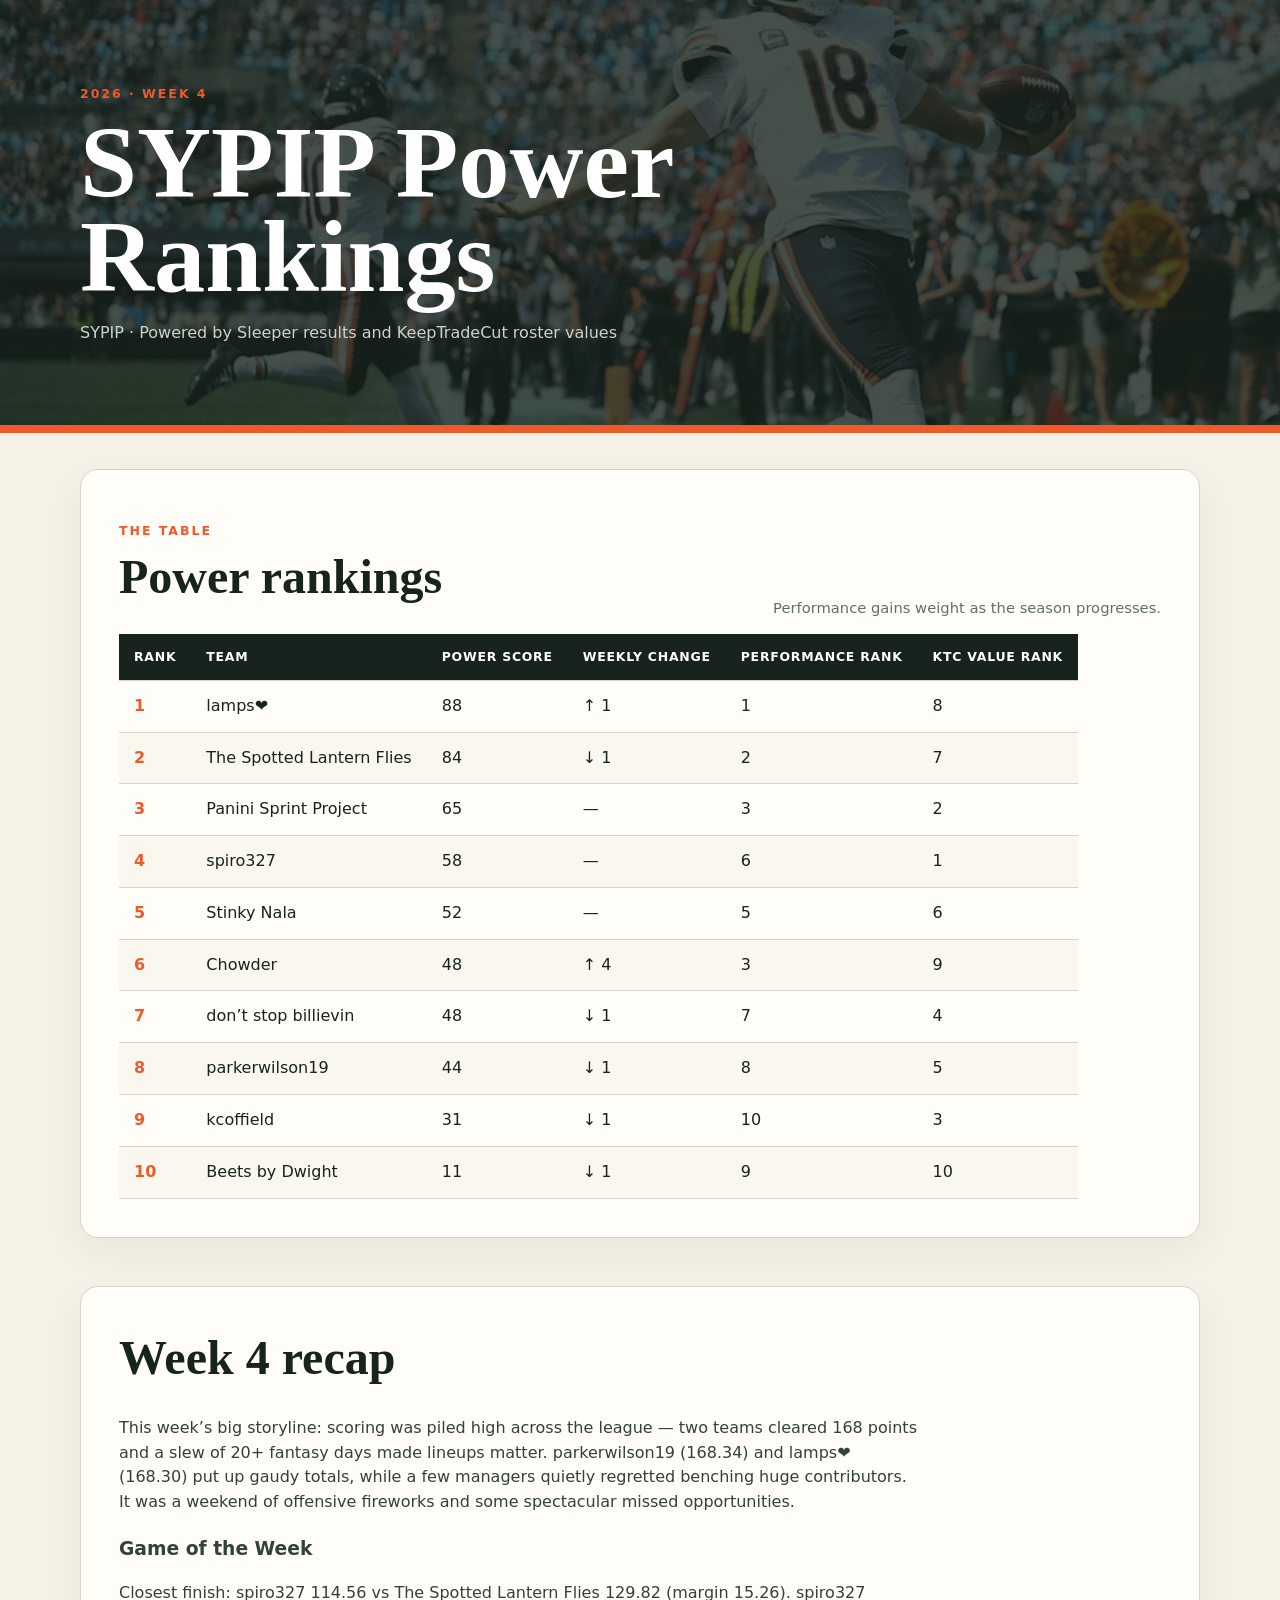
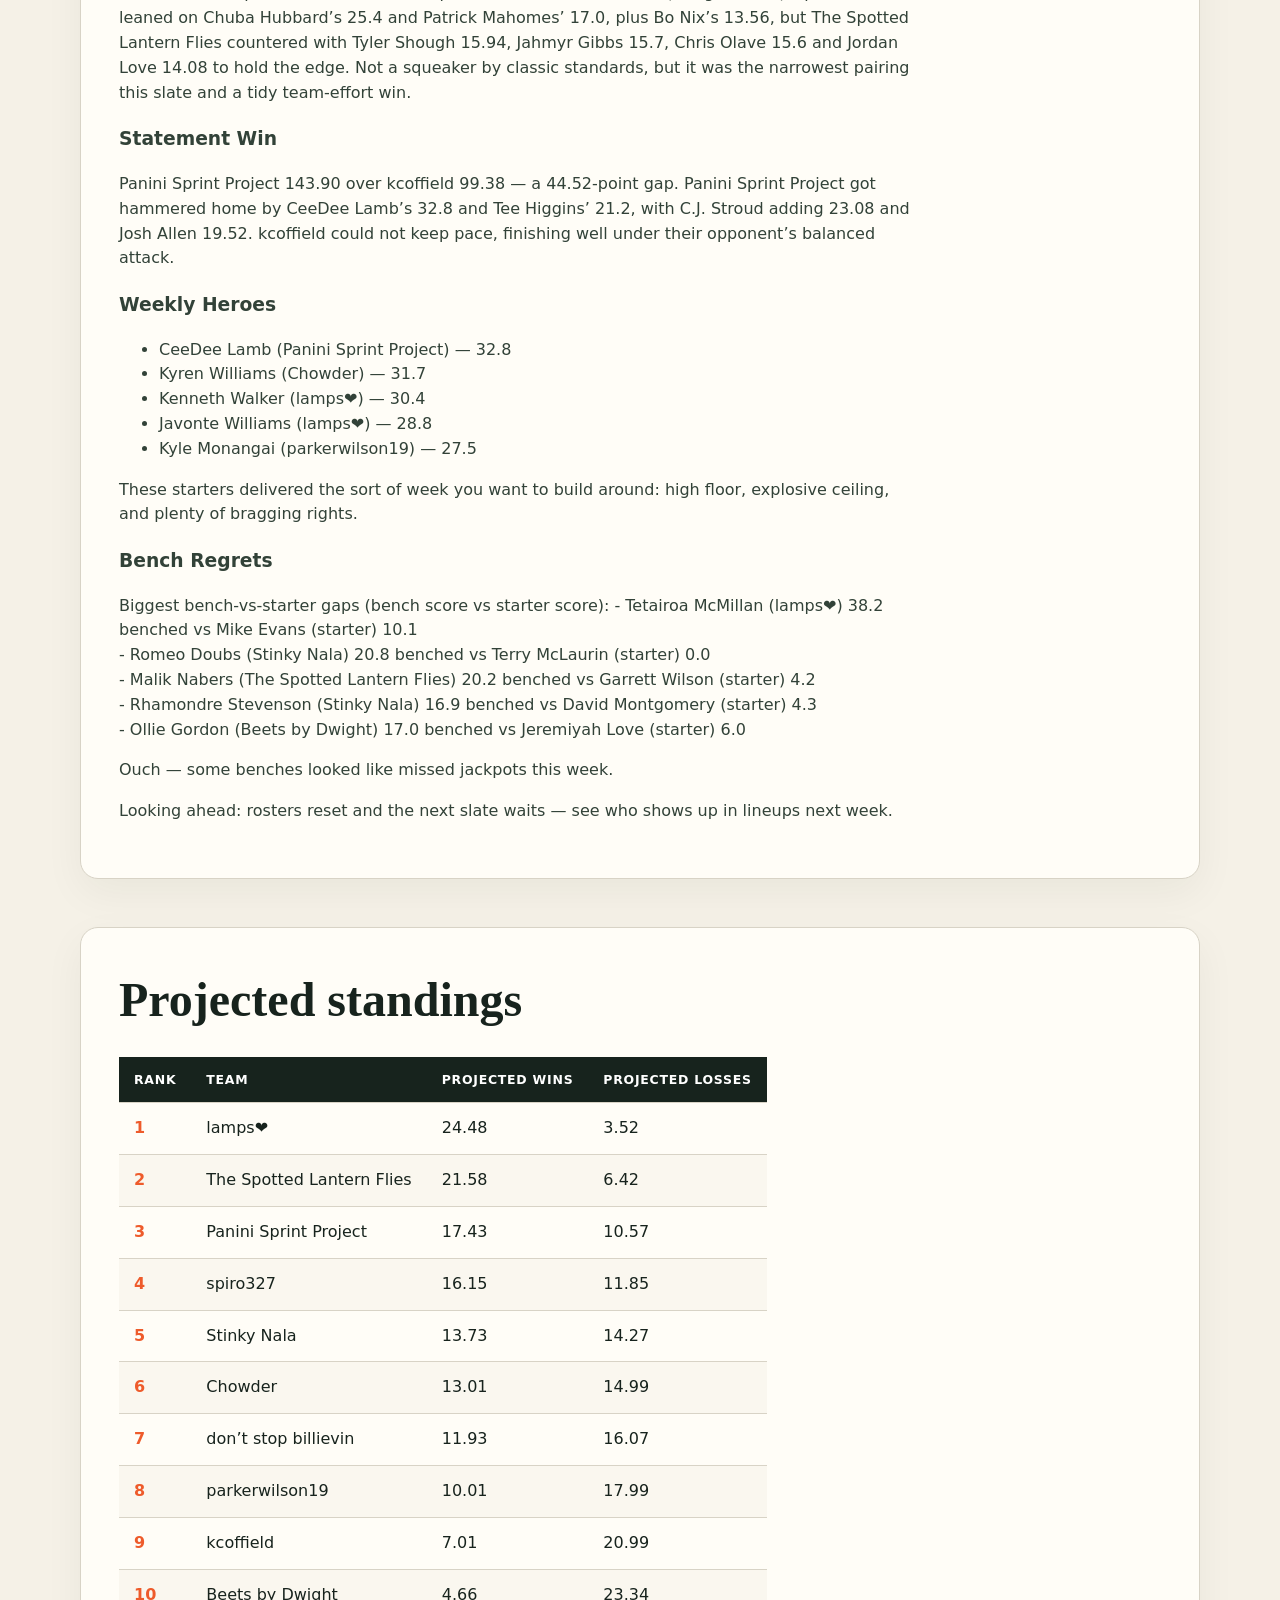
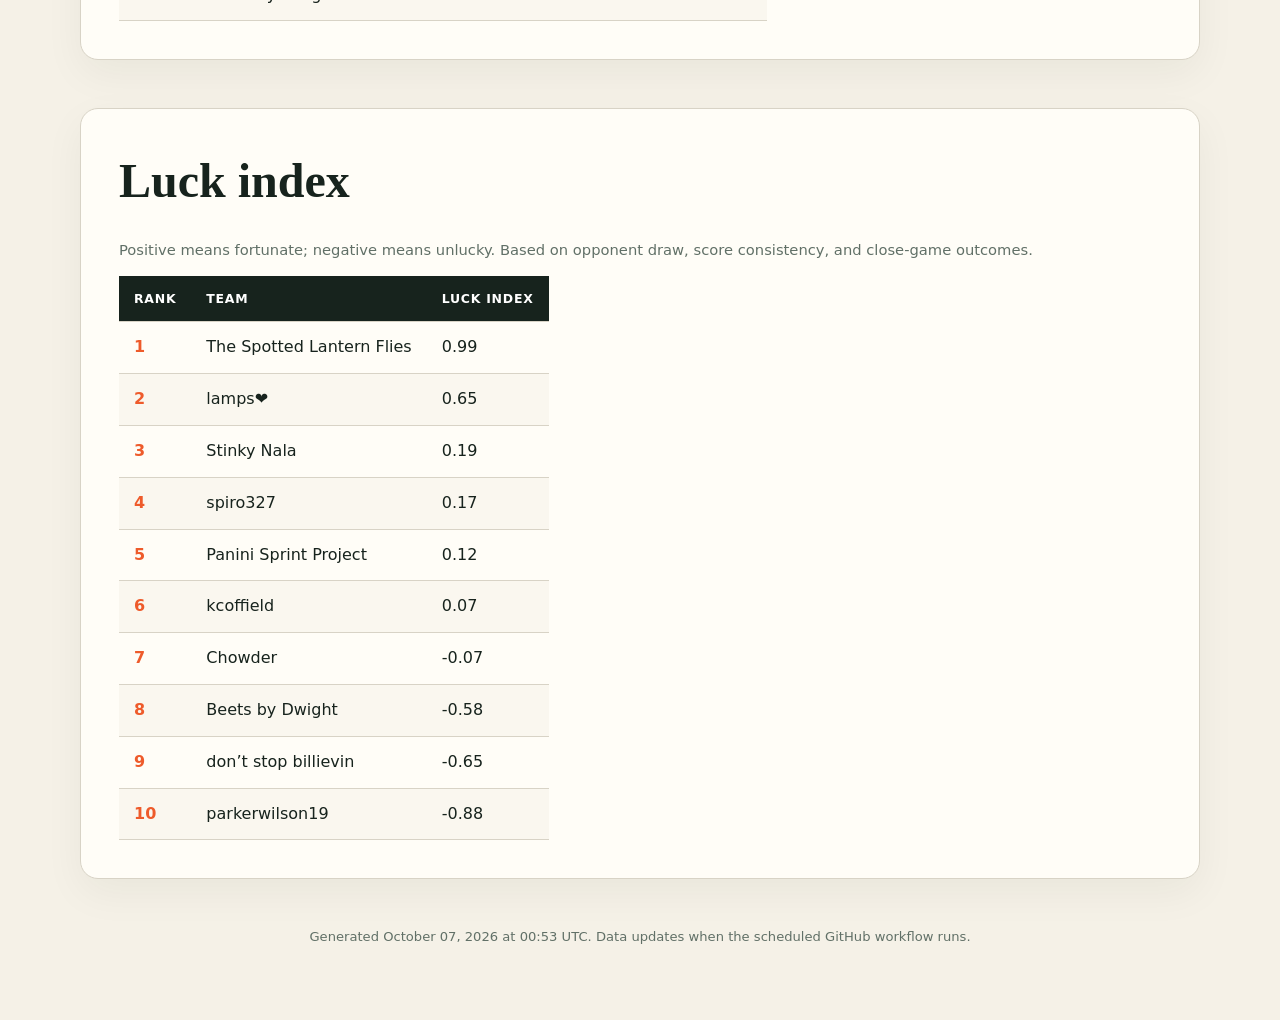
<file: content/reports/1389341850288009216/2026/week-04/index.html>
<!doctype html>
<html lang="en"><head><meta charset="utf-8"><meta name="viewport" content="width=device-width,initial-scale=1">
<meta name="description" content="Weekly Sleeper fantasy football power rankings for SYPIP">
<title>SYPIP Power Rankings</title><link rel="stylesheet" href="assets/site.css"></head>
<body><header class="hero has-image"><div class="wrap"><p class="eyebrow">2026 · Week 4</p><h1>SYPIP Power Rankings</h1><p>SYPIP · Powered by Sleeper results and KeepTradeCut roster values</p></div></header>
<main class="wrap"><section><div class="section-title"><div><p class="eyebrow">The table</p><h2>Power rankings</h2></div><p class="note">Performance gains weight as the season progresses.</p></div><table class="dataframe rankings-table">
  <thead>
    <tr style="text-align: right;">
      <th>Rank</th>
      <th>Team</th>
      <th>Power Score</th>
      <th>Weekly Change</th>
      <th>Performance Rank</th>
      <th>KTC Value Rank</th>
    </tr>
  </thead>
  <tbody>
    <tr>
      <td>1</td>
      <td>lamps❤️</td>
      <td>88</td>
      <td>↑ 1</td>
      <td>1</td>
      <td>8</td>
    </tr>
    <tr>
      <td>2</td>
      <td>The Spotted Lantern Flies</td>
      <td>84</td>
      <td>↓ 1</td>
      <td>2</td>
      <td>7</td>
    </tr>
    <tr>
      <td>3</td>
      <td>Panini Sprint Project</td>
      <td>65</td>
      <td>—</td>
      <td>3</td>
      <td>2</td>
    </tr>
    <tr>
      <td>4</td>
      <td>spiro327</td>
      <td>58</td>
      <td>—</td>
      <td>6</td>
      <td>1</td>
    </tr>
    <tr>
      <td>5</td>
      <td>Stinky Nala</td>
      <td>52</td>
      <td>—</td>
      <td>5</td>
      <td>6</td>
    </tr>
    <tr>
      <td>6</td>
      <td>Chowder</td>
      <td>48</td>
      <td>↑ 4</td>
      <td>3</td>
      <td>9</td>
    </tr>
    <tr>
      <td>7</td>
      <td>don’t stop billievin</td>
      <td>48</td>
      <td>↓ 1</td>
      <td>7</td>
      <td>4</td>
    </tr>
    <tr>
      <td>8</td>
      <td>parkerwilson19</td>
      <td>44</td>
      <td>↓ 1</td>
      <td>8</td>
      <td>5</td>
    </tr>
    <tr>
      <td>9</td>
      <td>kcoffield</td>
      <td>31</td>
      <td>↓ 1</td>
      <td>10</td>
      <td>3</td>
    </tr>
    <tr>
      <td>10</td>
      <td>Beets by Dwight</td>
      <td>11</td>
      <td>↓ 1</td>
      <td>9</td>
      <td>10</td>
    </tr>
  </tbody>
</table></section>
<section class="recap"><h2>Week 4 recap</h2><div class="prose"><p>This week’s big storyline: scoring was piled high across the league — two teams cleared 168 points and a slew of 20+ fantasy days made lineups matter. parkerwilson19 (168.34) and lamps❤ (168.30) put up gaudy totals, while a few managers quietly regretted benching huge contributors. It was a weekend of offensive fireworks and some spectacular missed opportunities.</p>
<h3>Game of the Week</h3>
<p>Closest finish: spiro327 114.56 vs The Spotted Lantern Flies 129.82 (margin 15.26). spiro327 leaned on Chuba Hubbard’s 25.4 and Patrick Mahomes’ 17.0, plus Bo Nix’s 13.56, but The Spotted Lantern Flies countered with Tyler Shough 15.94, Jahmyr Gibbs 15.7, Chris Olave 15.6 and Jordan Love 14.08 to hold the edge. Not a squeaker by classic standards, but it was the narrowest pairing this slate and a tidy team-effort win.</p>
<h3>Statement Win</h3>
<p>Panini Sprint Project 143.90 over kcoffield 99.38 — a 44.52-point gap. Panini Sprint Project got hammered home by CeeDee Lamb’s 32.8 and Tee Higgins’ 21.2, with C.J. Stroud adding 23.08 and Josh Allen 19.52. kcoffield could not keep pace, finishing well under their opponent’s balanced attack.</p>
<h3>Weekly Heroes</h3>
<ul>
<li>CeeDee Lamb (Panini Sprint Project) — 32.8  </li>
<li>Kyren Williams (Chowder) — 31.7  </li>
<li>Kenneth Walker (lamps❤) — 30.4  </li>
<li>Javonte Williams (lamps❤) — 28.8  </li>
<li>Kyle Monangai (parkerwilson19) — 27.5</li>
</ul>
<p>These starters delivered the sort of week you want to build around: high floor, explosive ceiling, and plenty of bragging rights.</p>
<h3>Bench Regrets</h3>
<p>Biggest bench-vs-starter gaps (bench score vs starter score):
- Tetairoa McMillan (lamps❤) 38.2 benched vs Mike Evans (starter) 10.1<br />
- Romeo Doubs (Stinky Nala) 20.8 benched vs Terry McLaurin (starter) 0.0<br />
- Malik Nabers (The Spotted Lantern Flies) 20.2 benched vs Garrett Wilson (starter) 4.2<br />
- Rhamondre Stevenson (Stinky Nala) 16.9 benched vs David Montgomery (starter) 4.3<br />
- Ollie Gordon (Beets by Dwight) 17.0 benched vs Jeremiyah Love (starter) 6.0</p>
<p>Ouch — some benches looked like missed jackpots this week.</p>
<p>Looking ahead: rosters reset and the next slate waits — see who shows up in lineups next week.</p></div></section><section><h2>Projected standings</h2><table class="dataframe rankings-table">
  <thead>
    <tr style="text-align: right;">
      <th>Rank</th>
      <th>Team</th>
      <th>Projected Wins</th>
      <th>Projected Losses</th>
    </tr>
  </thead>
  <tbody>
    <tr>
      <td>1</td>
      <td>lamps❤️</td>
      <td>24.48</td>
      <td>3.52</td>
    </tr>
    <tr>
      <td>2</td>
      <td>The Spotted Lantern Flies</td>
      <td>21.58</td>
      <td>6.42</td>
    </tr>
    <tr>
      <td>3</td>
      <td>Panini Sprint Project</td>
      <td>17.43</td>
      <td>10.57</td>
    </tr>
    <tr>
      <td>4</td>
      <td>spiro327</td>
      <td>16.15</td>
      <td>11.85</td>
    </tr>
    <tr>
      <td>5</td>
      <td>Stinky Nala</td>
      <td>13.73</td>
      <td>14.27</td>
    </tr>
    <tr>
      <td>6</td>
      <td>Chowder</td>
      <td>13.01</td>
      <td>14.99</td>
    </tr>
    <tr>
      <td>7</td>
      <td>don’t stop billievin</td>
      <td>11.93</td>
      <td>16.07</td>
    </tr>
    <tr>
      <td>8</td>
      <td>parkerwilson19</td>
      <td>10.01</td>
      <td>17.99</td>
    </tr>
    <tr>
      <td>9</td>
      <td>kcoffield</td>
      <td>7.01</td>
      <td>20.99</td>
    </tr>
    <tr>
      <td>10</td>
      <td>Beets by Dwight</td>
      <td>4.66</td>
      <td>23.34</td>
    </tr>
  </tbody>
</table></section><section><h2>Luck index</h2><p class="note">Positive means fortunate; negative means unlucky. Based on opponent draw, score consistency, and close-game outcomes.</p><table class="dataframe rankings-table">
  <thead>
    <tr style="text-align: right;">
      <th>Rank</th>
      <th>Team</th>
      <th>Luck Index</th>
    </tr>
  </thead>
  <tbody>
    <tr>
      <td>1</td>
      <td>The Spotted Lantern Flies</td>
      <td>0.99</td>
    </tr>
    <tr>
      <td>2</td>
      <td>lamps❤️</td>
      <td>0.65</td>
    </tr>
    <tr>
      <td>3</td>
      <td>Stinky Nala</td>
      <td>0.19</td>
    </tr>
    <tr>
      <td>4</td>
      <td>spiro327</td>
      <td>0.17</td>
    </tr>
    <tr>
      <td>5</td>
      <td>Panini Sprint Project</td>
      <td>0.12</td>
    </tr>
    <tr>
      <td>6</td>
      <td>kcoffield</td>
      <td>0.07</td>
    </tr>
    <tr>
      <td>7</td>
      <td>Chowder</td>
      <td>-0.07</td>
    </tr>
    <tr>
      <td>8</td>
      <td>Beets by Dwight</td>
      <td>-0.58</td>
    </tr>
    <tr>
      <td>9</td>
      <td>don’t stop billievin</td>
      <td>-0.65</td>
    </tr>
    <tr>
      <td>10</td>
      <td>parkerwilson19</td>
      <td>-0.88</td>
    </tr>
  </tbody>
</table></section>
<footer>Generated October 07, 2026 at 00:53 UTC. Data updates when the scheduled GitHub workflow runs.</footer></main></body></html>
</file>
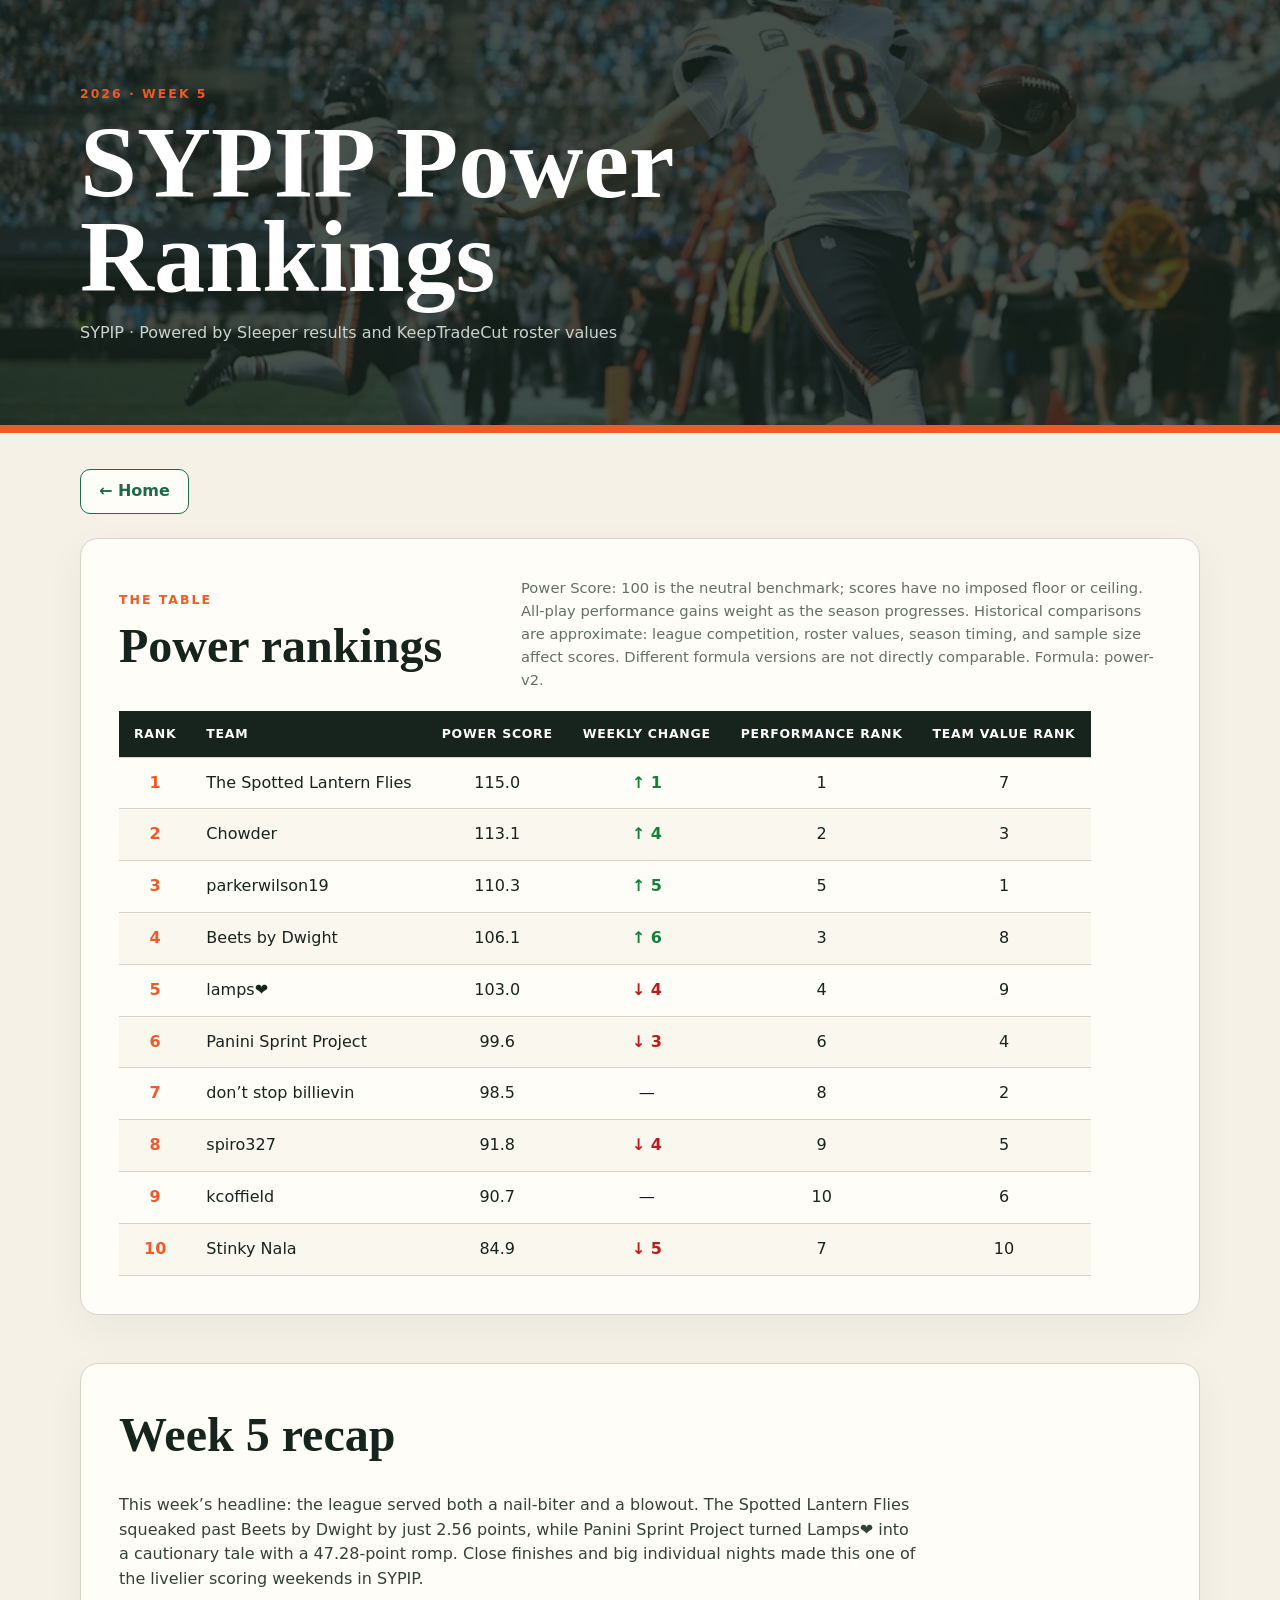
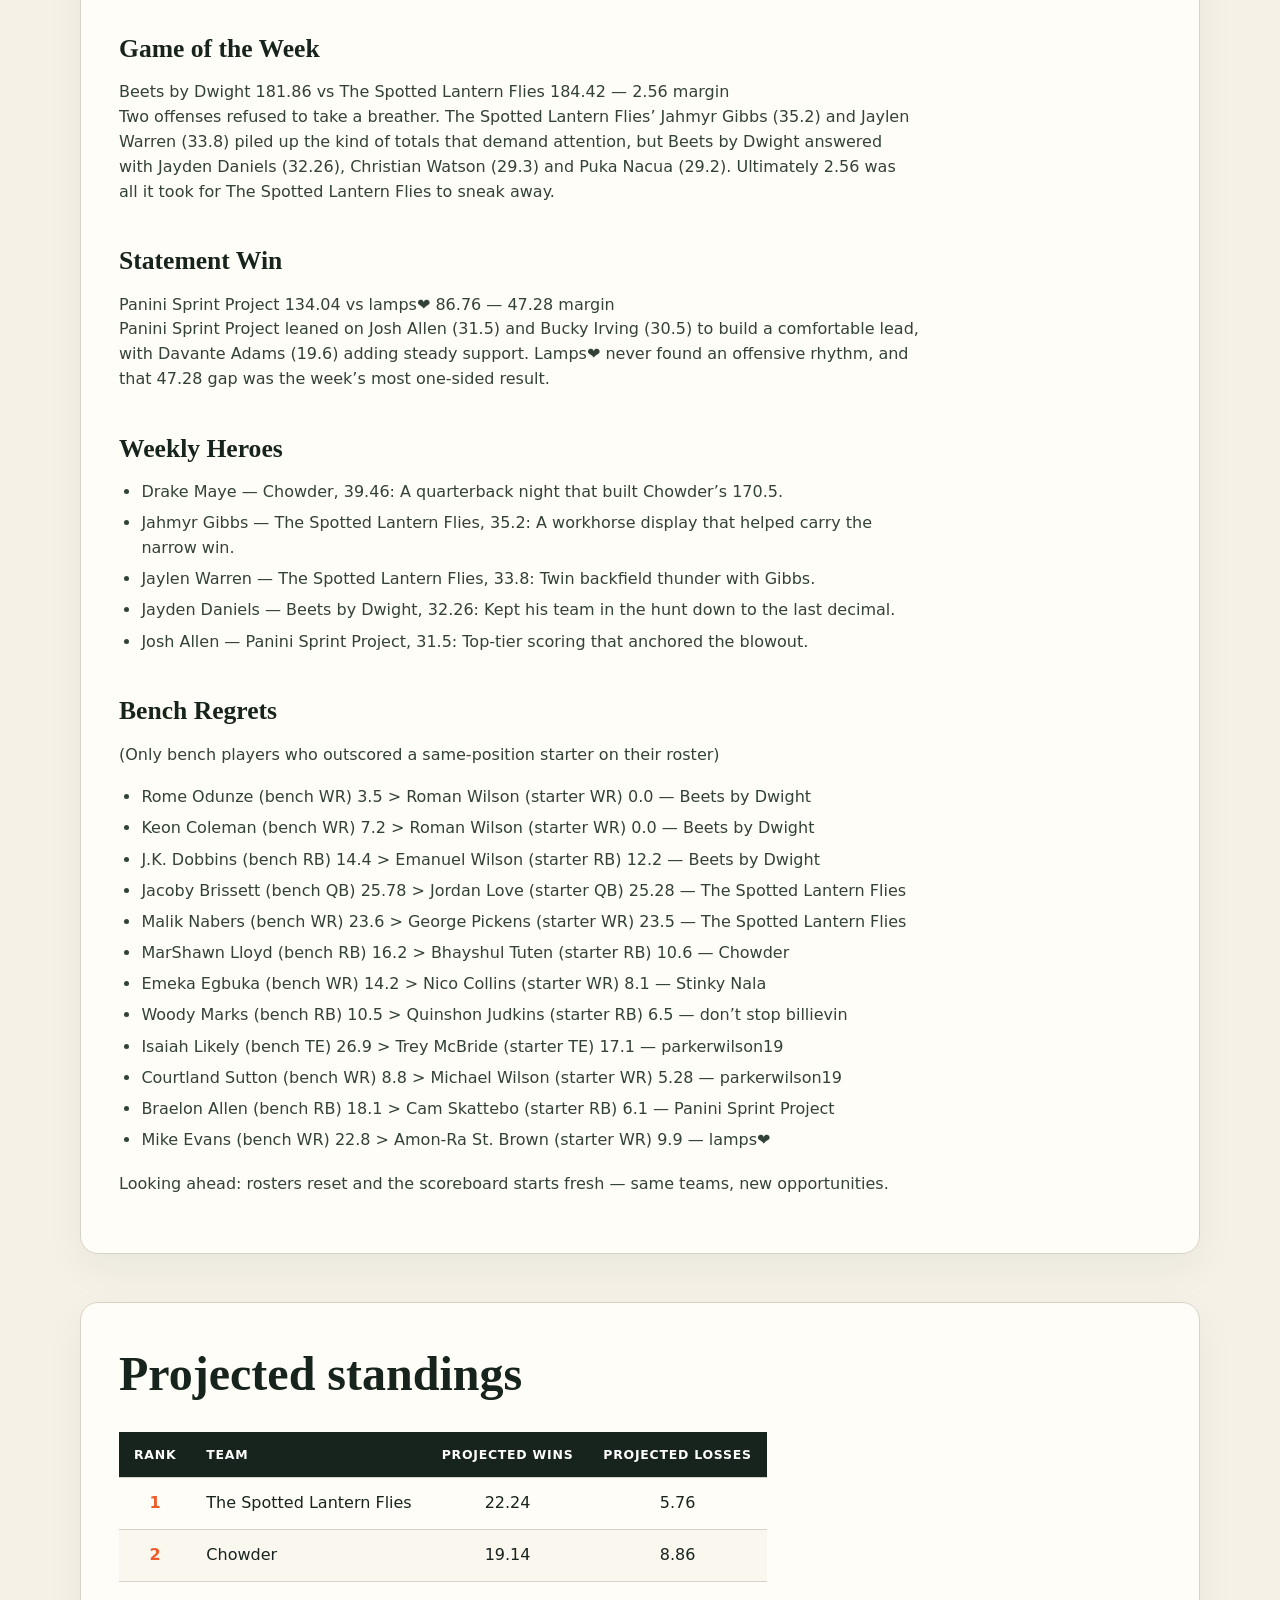
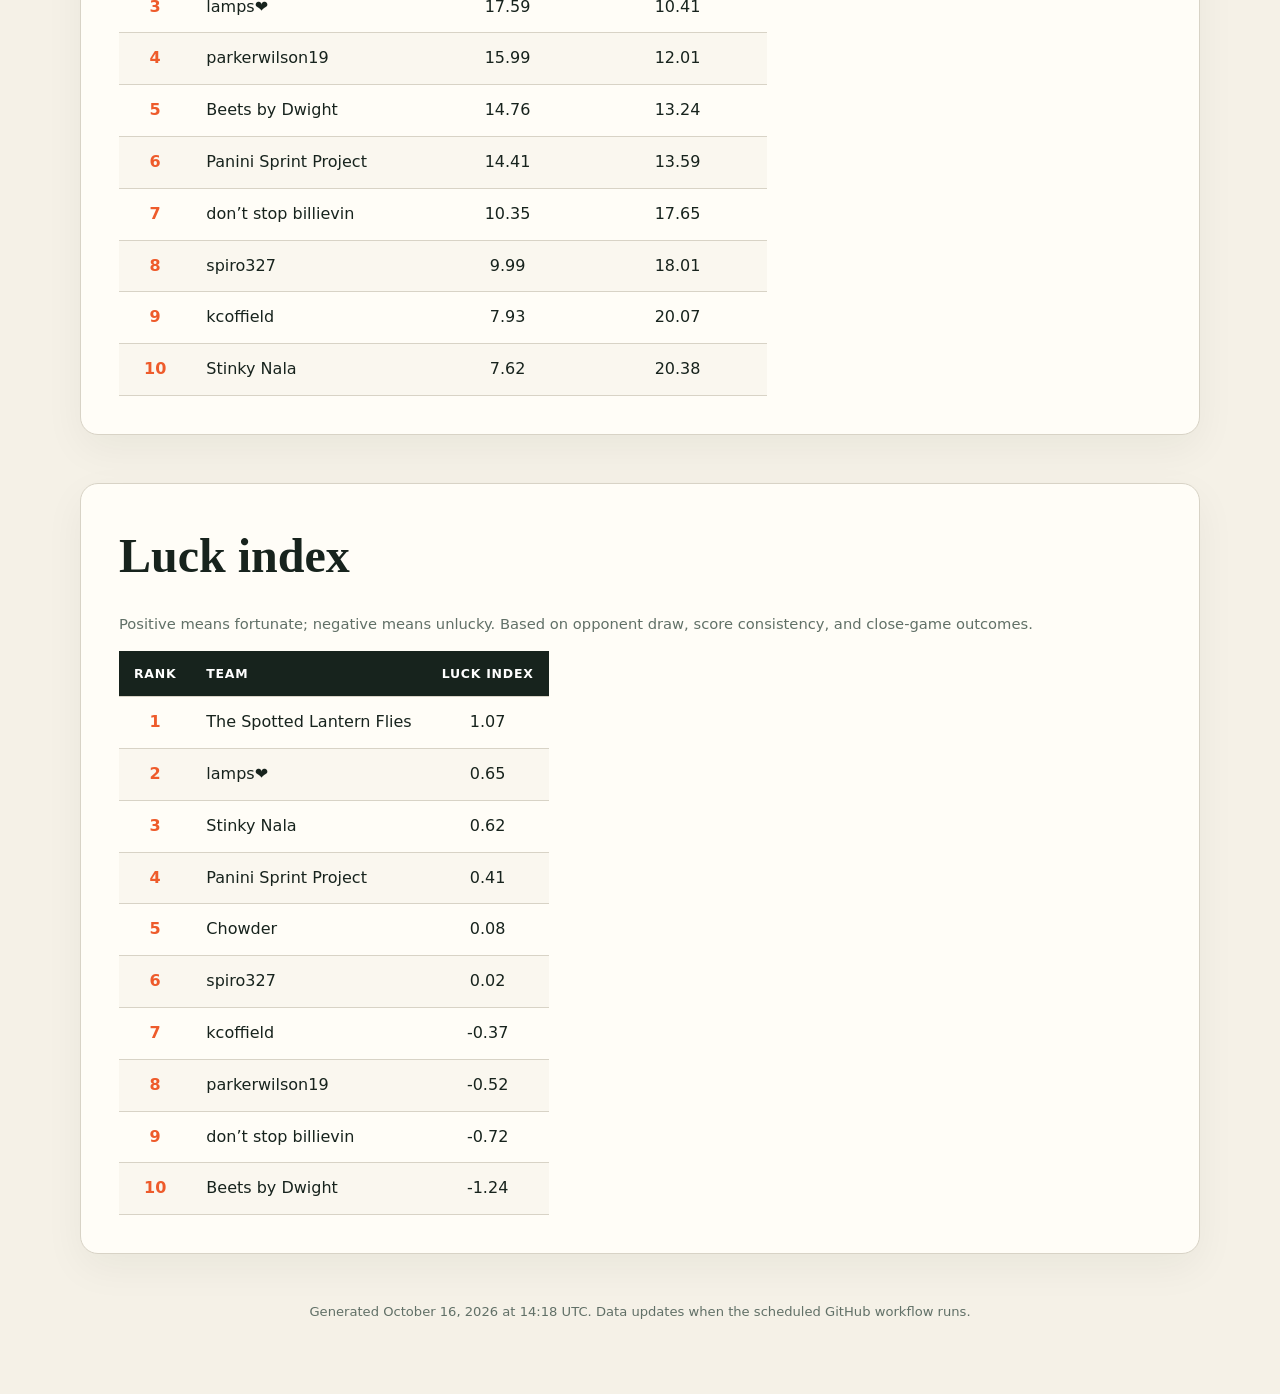
<file: content/reports/1389341850288009216/2026/week-05/index.html>
<!doctype html>
<html lang="en"><head><meta charset="utf-8"><meta name="viewport" content="width=device-width,initial-scale=1">
<meta name="description" content="Weekly Sleeper fantasy football power rankings for SYPIP">
<title>SYPIP Power Rankings</title><link rel="stylesheet" href="assets/site.css"></head>
<body><header class="hero has-image"><div class="wrap"><p class="eyebrow">2026 · Week 5</p><h1>SYPIP Power Rankings</h1><p>SYPIP · Powered by Sleeper results and KeepTradeCut roster values</p></div></header>
<main class="wrap"><nav class="report-nav" aria-label="Report navigation"><a class="home-button" href="../../../../">← Home</a></nav><section><div class="section-title"><div><p class="eyebrow">The table</p><h2>Power rankings</h2></div><p class="note">Power Score: 100 is the neutral benchmark; scores have no imposed floor or ceiling. All-play performance gains weight as the season progresses. Historical comparisons are approximate: league competition, roster values, season timing, and sample size affect scores. Different formula versions are not directly comparable. Formula: power-v2.</p></div><table class="dataframe rankings-table">
  <thead>
    <tr style="text-align: left;">
      <th>Rank</th>
      <th>Team</th>
      <th>Power Score</th>
      <th>Weekly Change</th>
      <th>Performance Rank</th>
      <th>Team Value Rank</th>
    </tr>
  </thead>
  <tbody>
    <tr>
      <td>1</td>
      <td>The Spotted Lantern Flies</td>
      <td>115.0</td>
      <td><span class="movement up">↑ 1</span></td>
      <td>1</td>
      <td>7</td>
    </tr>
    <tr>
      <td>2</td>
      <td>Chowder</td>
      <td>113.1</td>
      <td><span class="movement up">↑ 4</span></td>
      <td>2</td>
      <td>3</td>
    </tr>
    <tr>
      <td>3</td>
      <td>parkerwilson19</td>
      <td>110.3</td>
      <td><span class="movement up">↑ 5</span></td>
      <td>5</td>
      <td>1</td>
    </tr>
    <tr>
      <td>4</td>
      <td>Beets by Dwight</td>
      <td>106.1</td>
      <td><span class="movement up">↑ 6</span></td>
      <td>3</td>
      <td>8</td>
    </tr>
    <tr>
      <td>5</td>
      <td>lamps❤️</td>
      <td>103.0</td>
      <td><span class="movement down">↓ 4</span></td>
      <td>4</td>
      <td>9</td>
    </tr>
    <tr>
      <td>6</td>
      <td>Panini Sprint Project</td>
      <td>99.6</td>
      <td><span class="movement down">↓ 3</span></td>
      <td>6</td>
      <td>4</td>
    </tr>
    <tr>
      <td>7</td>
      <td>don’t stop billievin</td>
      <td>98.5</td>
      <td><span class="movement same">—</span></td>
      <td>8</td>
      <td>2</td>
    </tr>
    <tr>
      <td>8</td>
      <td>spiro327</td>
      <td>91.8</td>
      <td><span class="movement down">↓ 4</span></td>
      <td>9</td>
      <td>5</td>
    </tr>
    <tr>
      <td>9</td>
      <td>kcoffield</td>
      <td>90.7</td>
      <td><span class="movement same">—</span></td>
      <td>10</td>
      <td>6</td>
    </tr>
    <tr>
      <td>10</td>
      <td>Stinky Nala</td>
      <td>84.9</td>
      <td><span class="movement down">↓ 5</span></td>
      <td>7</td>
      <td>10</td>
    </tr>
  </tbody>
</table></section>
<section class="recap"><h2>Week 5 recap</h2><div class="prose" data-format="markdown"><p>This week’s headline: the league served both a nail-biter and a blowout. The Spotted Lantern Flies squeaked past Beets by Dwight by just 2.56 points, while Panini Sprint Project turned Lamps❤ into a cautionary tale with a 47.28-point romp. Close finishes and big individual nights made this one of the livelier scoring weekends in SYPIP.</p>
<h3>Game of the Week</h3>
<p>Beets by Dwight 181.86 vs The Spotted Lantern Flies 184.42 — 2.56 margin<br />
Two offenses refused to take a breather. The Spotted Lantern Flies’ Jahmyr Gibbs (35.2) and Jaylen Warren (33.8) piled up the kind of totals that demand attention, but Beets by Dwight answered with Jayden Daniels (32.26), Christian Watson (29.3) and Puka Nacua (29.2). Ultimately 2.56 was all it took for The Spotted Lantern Flies to sneak away.</p>
<h3>Statement Win</h3>
<p>Panini Sprint Project 134.04 vs lamps❤ 86.76 — 47.28 margin<br />
Panini Sprint Project leaned on Josh Allen (31.5) and Bucky Irving (30.5) to build a comfortable lead, with Davante Adams (19.6) adding steady support. Lamps❤ never found an offensive rhythm, and that 47.28 gap was the week’s most one-sided result.</p>
<h3>Weekly Heroes</h3>
<ul>
<li>Drake Maye — Chowder, 39.46: A quarterback night that built Chowder’s 170.5.</li>
<li>Jahmyr Gibbs — The Spotted Lantern Flies, 35.2: A workhorse display that helped carry the narrow win.</li>
<li>Jaylen Warren — The Spotted Lantern Flies, 33.8: Twin backfield thunder with Gibbs.</li>
<li>Jayden Daniels — Beets by Dwight, 32.26: Kept his team in the hunt down to the last decimal.</li>
<li>Josh Allen — Panini Sprint Project, 31.5: Top-tier scoring that anchored the blowout.</li>
</ul>
<h3>Bench Regrets</h3>
<p>(Only bench players who outscored a same-position starter on their roster)</p>
<ul>
<li>Rome Odunze (bench WR) 3.5 &gt; Roman Wilson (starter WR) 0.0 — Beets by Dwight</li>
<li>Keon Coleman (bench WR) 7.2 &gt; Roman Wilson (starter WR) 0.0 — Beets by Dwight</li>
<li>J.K. Dobbins (bench RB) 14.4 &gt; Emanuel Wilson (starter RB) 12.2 — Beets by Dwight</li>
<li>Jacoby Brissett (bench QB) 25.78 &gt; Jordan Love (starter QB) 25.28 — The Spotted Lantern Flies</li>
<li>Malik Nabers (bench WR) 23.6 &gt; George Pickens (starter WR) 23.5 — The Spotted Lantern Flies</li>
<li>MarShawn Lloyd (bench RB) 16.2 &gt; Bhayshul Tuten (starter RB) 10.6 — Chowder</li>
<li>Emeka Egbuka (bench WR) 14.2 &gt; Nico Collins (starter WR) 8.1 — Stinky Nala</li>
<li>Woody Marks (bench RB) 10.5 &gt; Quinshon Judkins (starter RB) 6.5 — don’t stop billievin</li>
<li>Isaiah Likely (bench TE) 26.9 &gt; Trey McBride (starter TE) 17.1 — parkerwilson19</li>
<li>Courtland Sutton (bench WR) 8.8 &gt; Michael Wilson (starter WR) 5.28 — parkerwilson19</li>
<li>Braelon Allen (bench RB) 18.1 &gt; Cam Skattebo (starter RB) 6.1 — Panini Sprint Project</li>
<li>Mike Evans (bench WR) 22.8 &gt; Amon-Ra St. Brown (starter WR) 9.9 — lamps❤</li>
</ul>
<p>Looking ahead: rosters reset and the scoreboard starts fresh — same teams, new opportunities.</p>
</div></section><section><h2>Projected standings</h2><table class="dataframe rankings-table">
  <thead>
    <tr style="text-align: left;">
      <th>Rank</th>
      <th>Team</th>
      <th>Projected Wins</th>
      <th>Projected Losses</th>
    </tr>
  </thead>
  <tbody>
    <tr>
      <td>1</td>
      <td>The Spotted Lantern Flies</td>
      <td>22.24</td>
      <td>5.76</td>
    </tr>
    <tr>
      <td>2</td>
      <td>Chowder</td>
      <td>19.14</td>
      <td>8.86</td>
    </tr>
    <tr>
      <td>3</td>
      <td>lamps❤️</td>
      <td>17.59</td>
      <td>10.41</td>
    </tr>
    <tr>
      <td>4</td>
      <td>parkerwilson19</td>
      <td>15.99</td>
      <td>12.01</td>
    </tr>
    <tr>
      <td>5</td>
      <td>Beets by Dwight</td>
      <td>14.76</td>
      <td>13.24</td>
    </tr>
    <tr>
      <td>6</td>
      <td>Panini Sprint Project</td>
      <td>14.41</td>
      <td>13.59</td>
    </tr>
    <tr>
      <td>7</td>
      <td>don’t stop billievin</td>
      <td>10.35</td>
      <td>17.65</td>
    </tr>
    <tr>
      <td>8</td>
      <td>spiro327</td>
      <td>9.99</td>
      <td>18.01</td>
    </tr>
    <tr>
      <td>9</td>
      <td>kcoffield</td>
      <td>7.93</td>
      <td>20.07</td>
    </tr>
    <tr>
      <td>10</td>
      <td>Stinky Nala</td>
      <td>7.62</td>
      <td>20.38</td>
    </tr>
  </tbody>
</table></section><section><h2>Luck index</h2><p class="note">Positive means fortunate; negative means unlucky. Based on opponent draw, score consistency, and close-game outcomes.</p><table class="dataframe rankings-table">
  <thead>
    <tr style="text-align: left;">
      <th>Rank</th>
      <th>Team</th>
      <th>Luck Index</th>
    </tr>
  </thead>
  <tbody>
    <tr>
      <td>1</td>
      <td>The Spotted Lantern Flies</td>
      <td>1.07</td>
    </tr>
    <tr>
      <td>2</td>
      <td>lamps❤️</td>
      <td>0.65</td>
    </tr>
    <tr>
      <td>3</td>
      <td>Stinky Nala</td>
      <td>0.62</td>
    </tr>
    <tr>
      <td>4</td>
      <td>Panini Sprint Project</td>
      <td>0.41</td>
    </tr>
    <tr>
      <td>5</td>
      <td>Chowder</td>
      <td>0.08</td>
    </tr>
    <tr>
      <td>6</td>
      <td>spiro327</td>
      <td>0.02</td>
    </tr>
    <tr>
      <td>7</td>
      <td>kcoffield</td>
      <td>-0.37</td>
    </tr>
    <tr>
      <td>8</td>
      <td>parkerwilson19</td>
      <td>-0.52</td>
    </tr>
    <tr>
      <td>9</td>
      <td>don’t stop billievin</td>
      <td>-0.72</td>
    </tr>
    <tr>
      <td>10</td>
      <td>Beets by Dwight</td>
      <td>-1.24</td>
    </tr>
  </tbody>
</table></section>
<footer>Generated October 16, 2026 at 14:18 UTC. Data updates when the scheduled GitHub workflow runs.</footer></main></body></html>
</file>
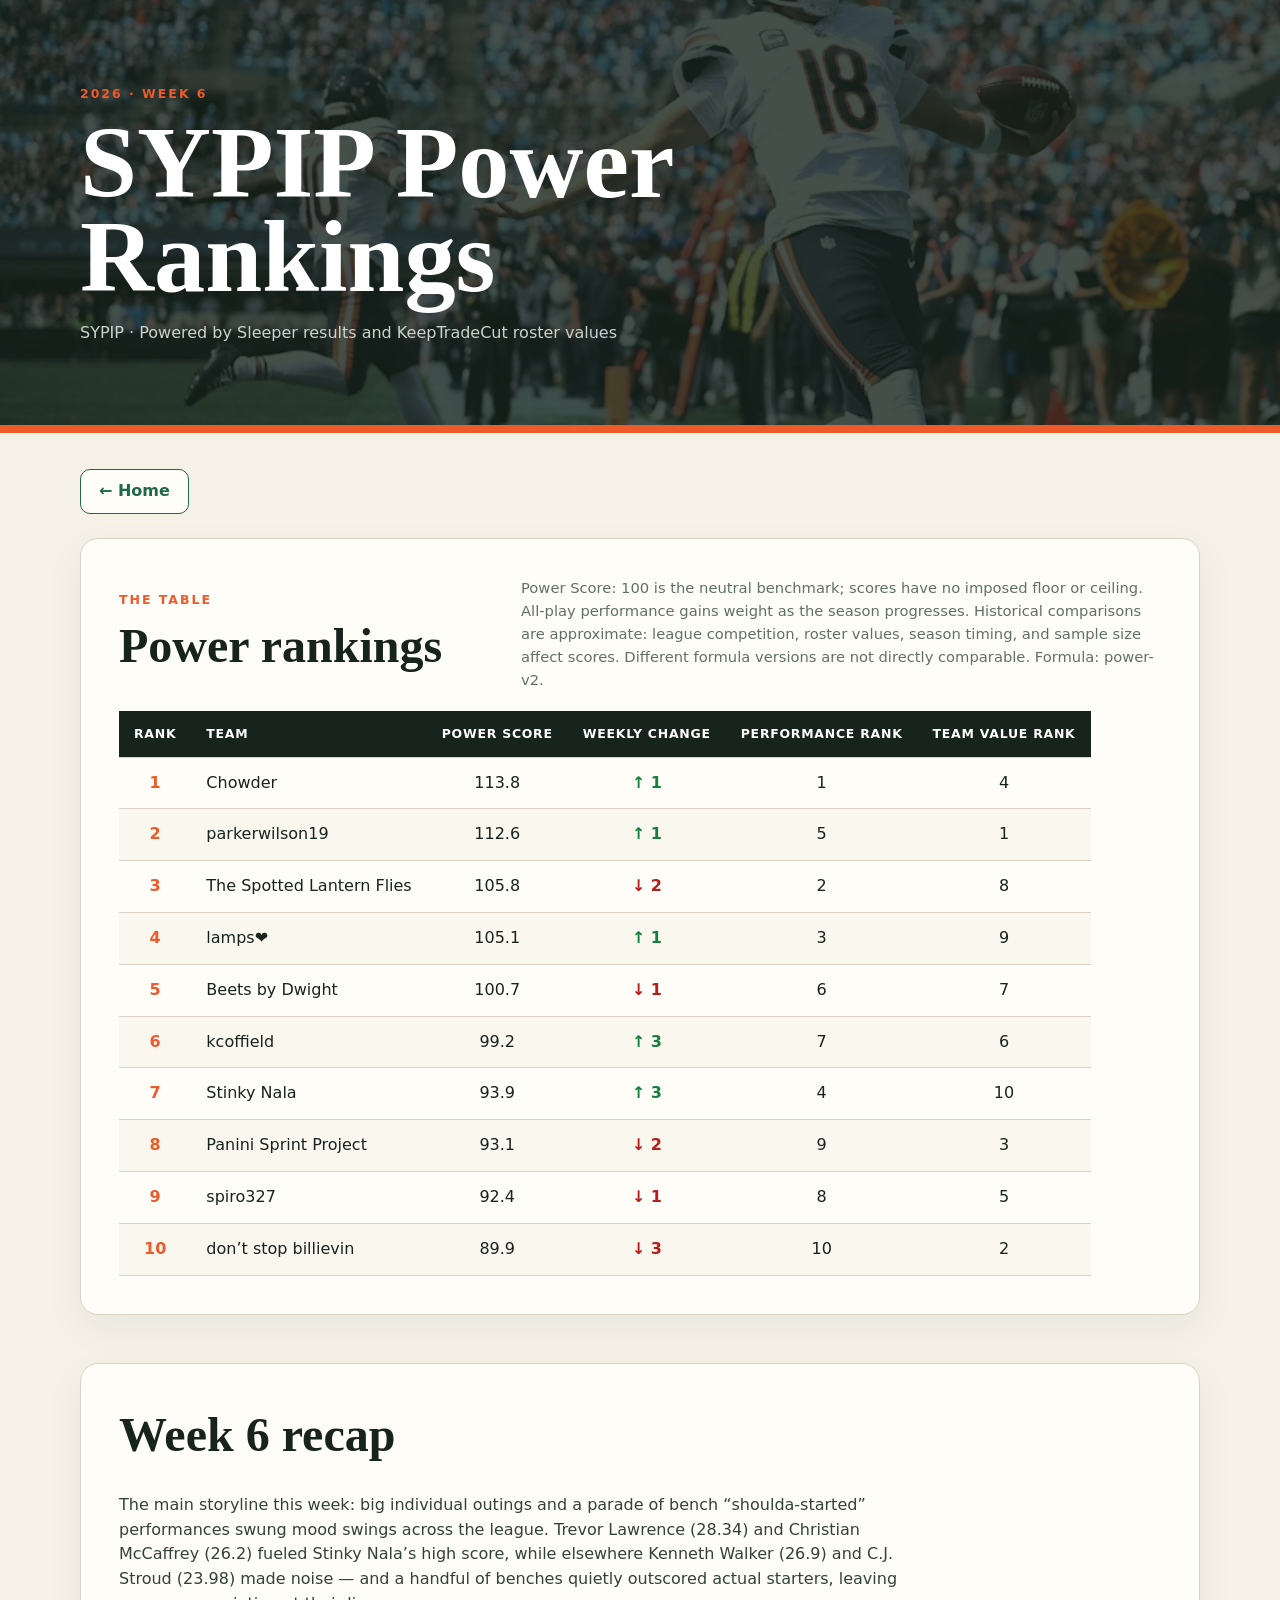
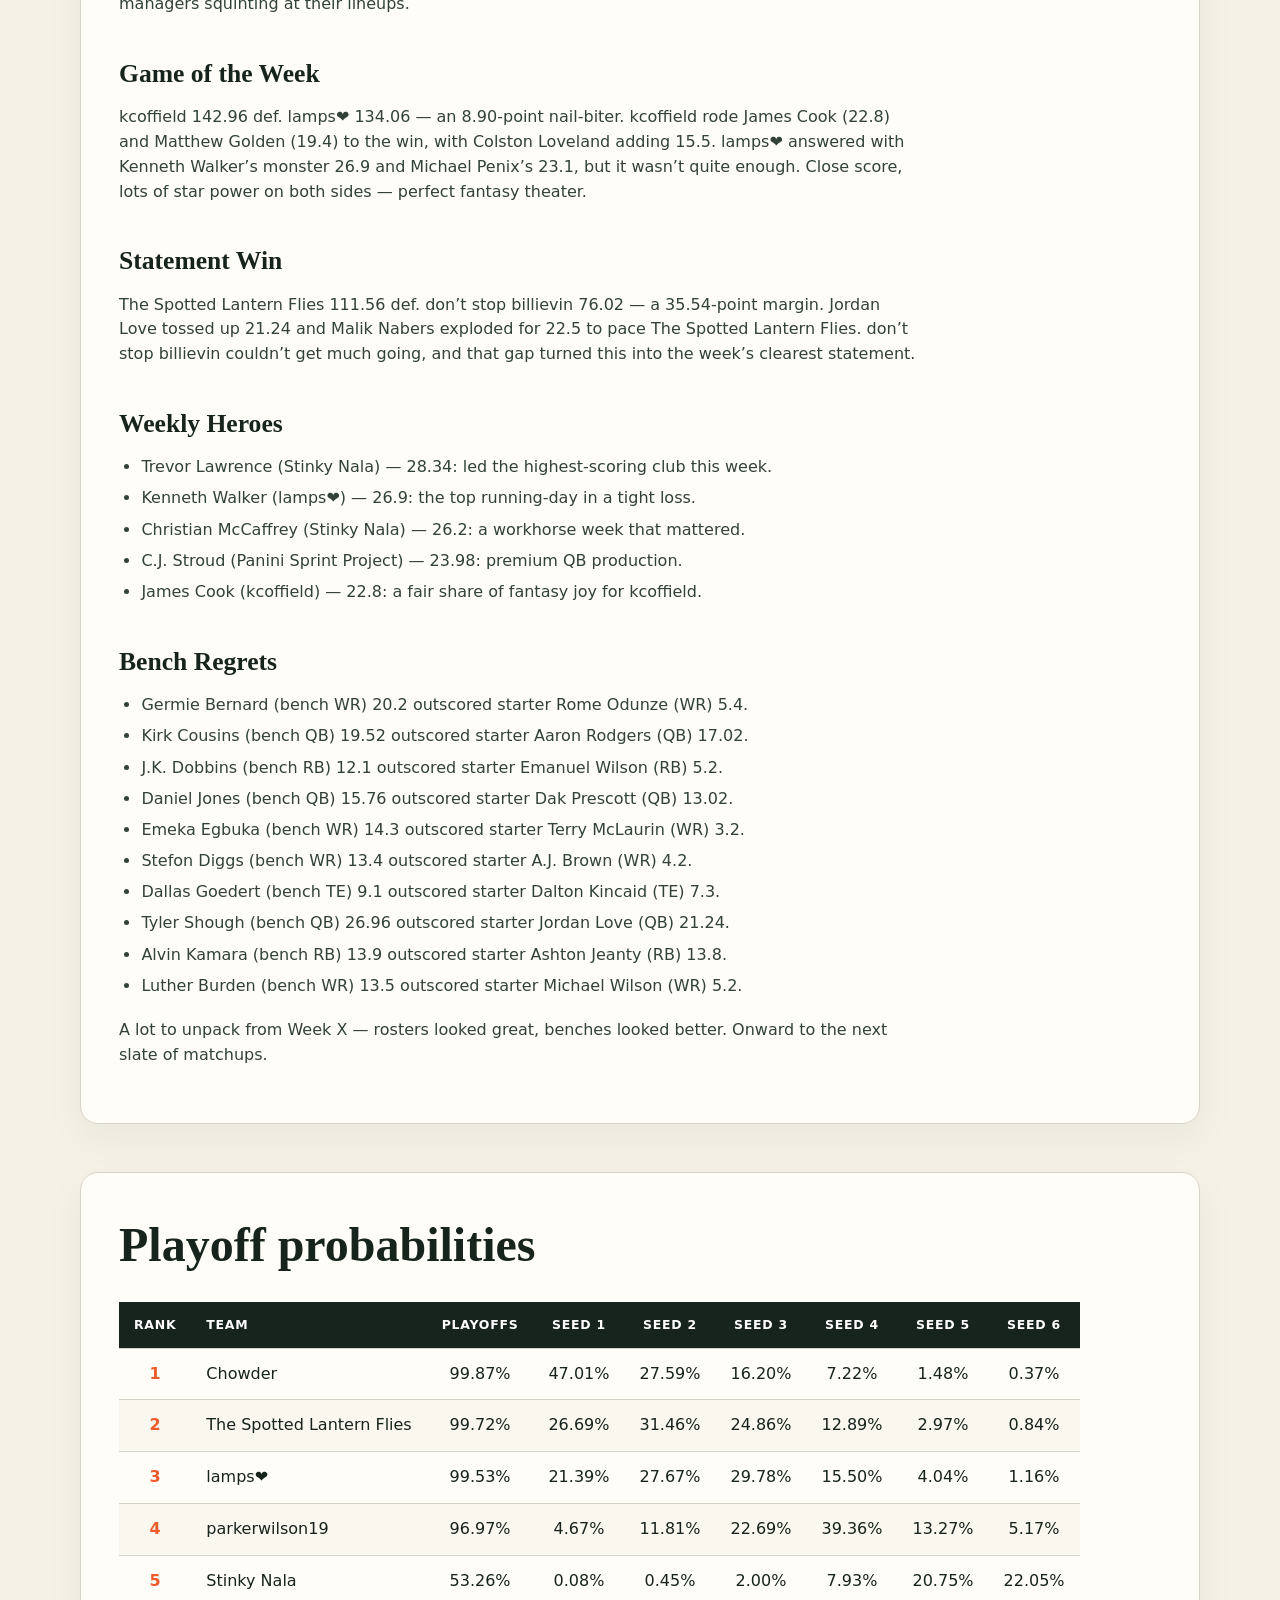
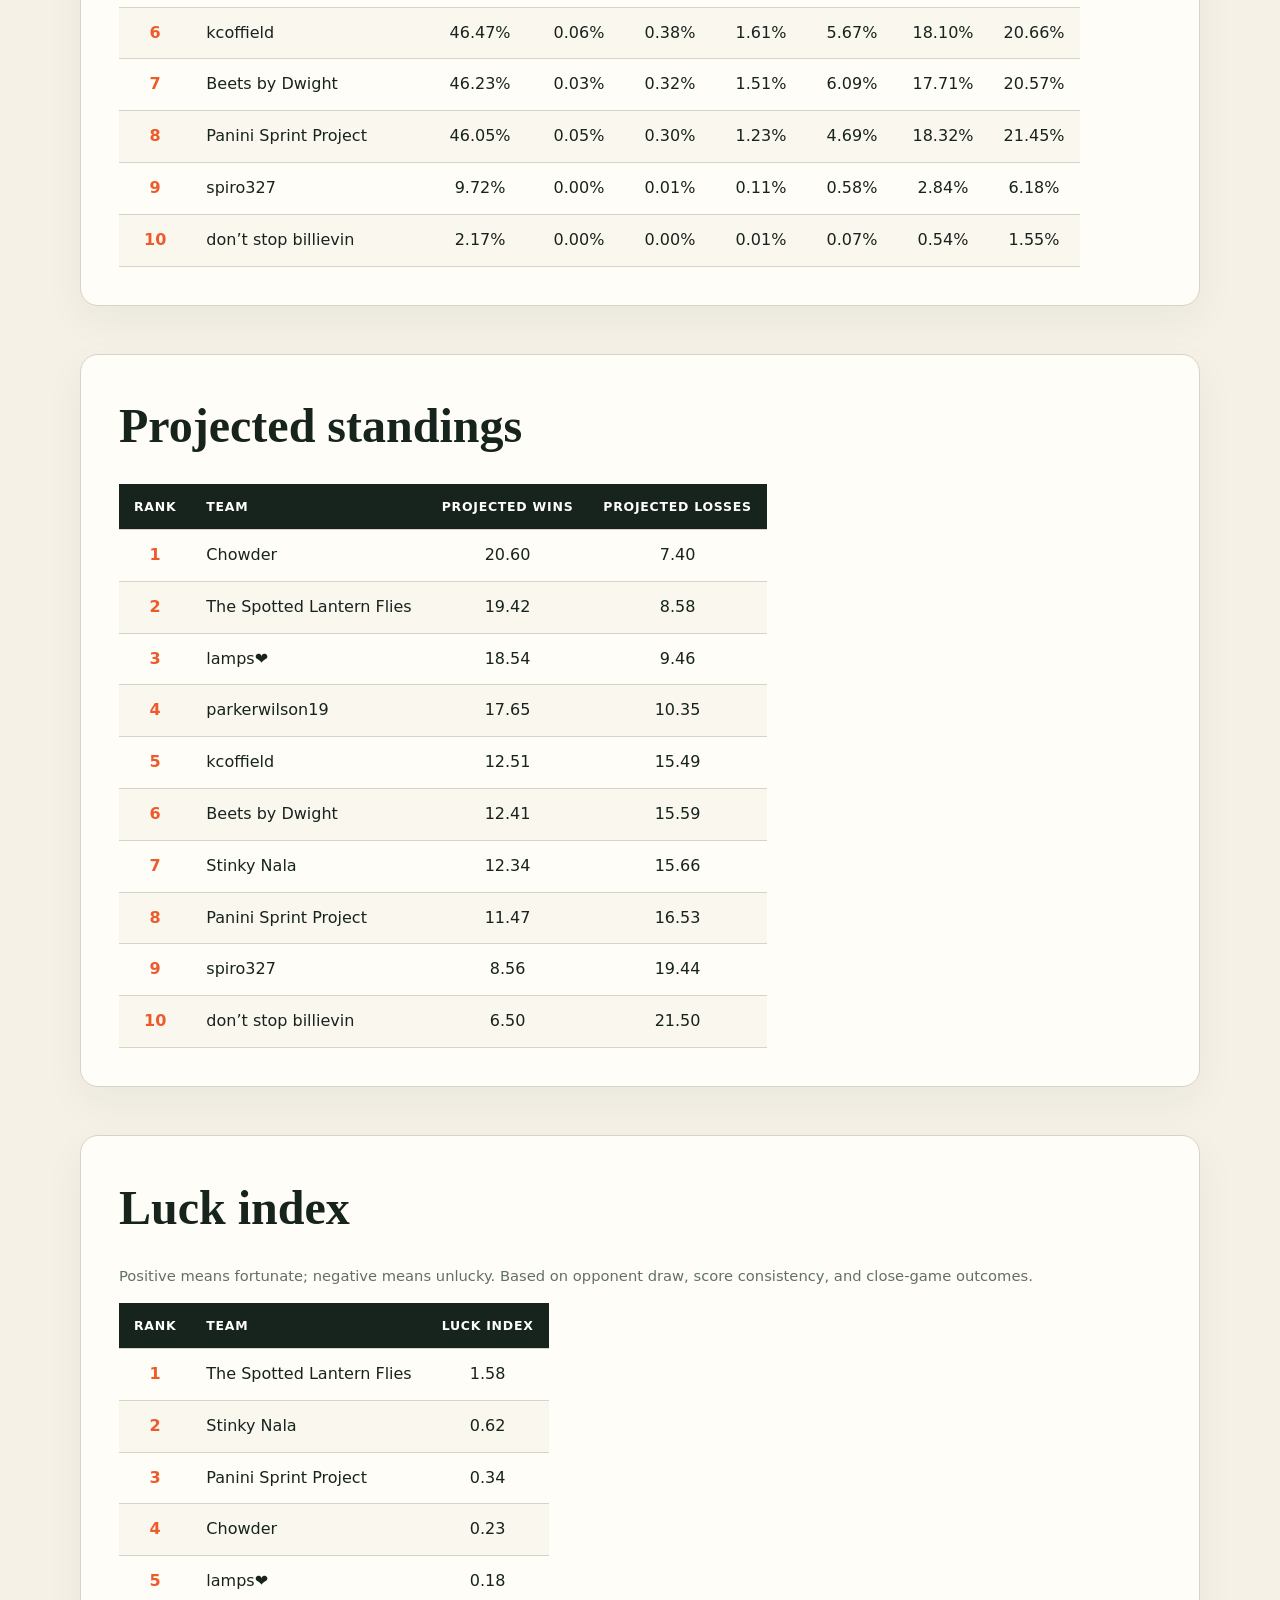
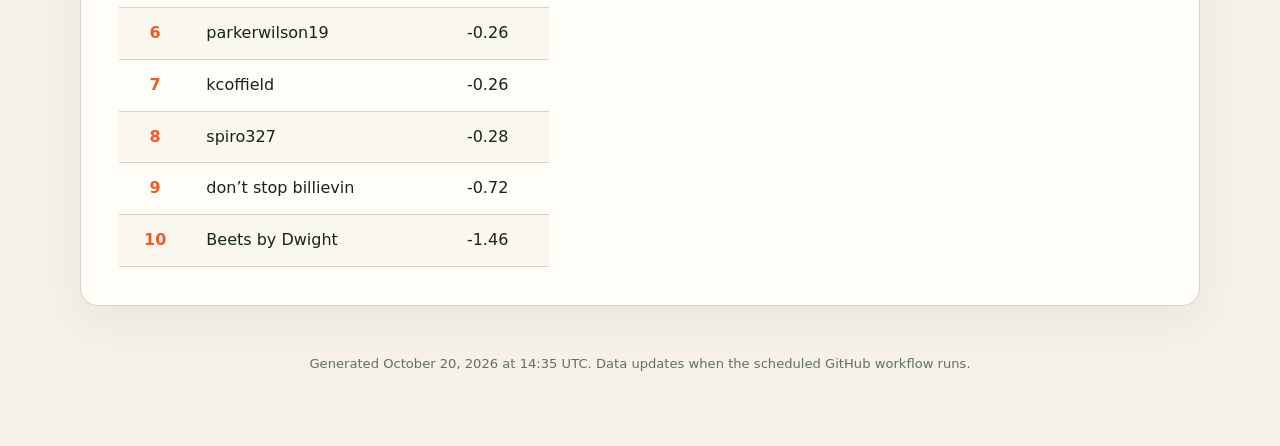
<file: content/reports/1389341850288009216/2026/week-06/index.html>
<!doctype html>
<html lang="en"><head><meta charset="utf-8"><meta name="viewport" content="width=device-width,initial-scale=1">
<meta name="description" content="Weekly Sleeper fantasy football power rankings for SYPIP">
<title>SYPIP Power Rankings</title><link rel="stylesheet" href="assets/site.css"></head>
<body><header class="hero has-image"><div class="wrap"><p class="eyebrow">2026 · Week 6</p><h1>SYPIP Power Rankings</h1><p>SYPIP · Powered by Sleeper results and KeepTradeCut roster values</p></div></header>
<main class="wrap"><nav class="report-nav" aria-label="Report navigation"><a class="home-button" href="../../../../">← Home</a></nav><section><div class="section-title"><div><p class="eyebrow">The table</p><h2>Power rankings</h2></div><p class="note">Power Score: 100 is the neutral benchmark; scores have no imposed floor or ceiling. All-play performance gains weight as the season progresses. Historical comparisons are approximate: league competition, roster values, season timing, and sample size affect scores. Different formula versions are not directly comparable. Formula: power-v2.</p></div><table class="dataframe rankings-table">
  <thead>
    <tr style="text-align: left;">
      <th>Rank</th>
      <th>Team</th>
      <th>Power Score</th>
      <th>Weekly Change</th>
      <th>Performance Rank</th>
      <th>Team Value Rank</th>
    </tr>
  </thead>
  <tbody>
    <tr>
      <td>1</td>
      <td>Chowder</td>
      <td>113.8</td>
      <td><span class="movement up">↑ 1</span></td>
      <td>1</td>
      <td>4</td>
    </tr>
    <tr>
      <td>2</td>
      <td>parkerwilson19</td>
      <td>112.6</td>
      <td><span class="movement up">↑ 1</span></td>
      <td>5</td>
      <td>1</td>
    </tr>
    <tr>
      <td>3</td>
      <td>The Spotted Lantern Flies</td>
      <td>105.8</td>
      <td><span class="movement down">↓ 2</span></td>
      <td>2</td>
      <td>8</td>
    </tr>
    <tr>
      <td>4</td>
      <td>lamps❤️</td>
      <td>105.1</td>
      <td><span class="movement up">↑ 1</span></td>
      <td>3</td>
      <td>9</td>
    </tr>
    <tr>
      <td>5</td>
      <td>Beets by Dwight</td>
      <td>100.7</td>
      <td><span class="movement down">↓ 1</span></td>
      <td>6</td>
      <td>7</td>
    </tr>
    <tr>
      <td>6</td>
      <td>kcoffield</td>
      <td>99.2</td>
      <td><span class="movement up">↑ 3</span></td>
      <td>7</td>
      <td>6</td>
    </tr>
    <tr>
      <td>7</td>
      <td>Stinky Nala</td>
      <td>93.9</td>
      <td><span class="movement up">↑ 3</span></td>
      <td>4</td>
      <td>10</td>
    </tr>
    <tr>
      <td>8</td>
      <td>Panini Sprint Project</td>
      <td>93.1</td>
      <td><span class="movement down">↓ 2</span></td>
      <td>9</td>
      <td>3</td>
    </tr>
    <tr>
      <td>9</td>
      <td>spiro327</td>
      <td>92.4</td>
      <td><span class="movement down">↓ 1</span></td>
      <td>8</td>
      <td>5</td>
    </tr>
    <tr>
      <td>10</td>
      <td>don’t stop billievin</td>
      <td>89.9</td>
      <td><span class="movement down">↓ 3</span></td>
      <td>10</td>
      <td>2</td>
    </tr>
  </tbody>
</table></section>
<section class="recap"><h2>Week 6 recap</h2><div class="prose" data-format="markdown"><p>The main storyline this week: big individual outings and a parade of bench “shoulda-started” performances swung mood swings across the league. Trevor Lawrence (28.34) and Christian McCaffrey (26.2) fueled Stinky Nala’s high score, while elsewhere Kenneth Walker (26.9) and C.J. Stroud (23.98) made noise — and a handful of benches quietly outscored actual starters, leaving managers squinting at their lineups.</p>
<h3>Game of the Week</h3>
<p>kcoffield 142.96 def. lamps❤ 134.06 — an 8.90-point nail-biter. kcoffield rode James Cook (22.8) and Matthew Golden (19.4) to the win, with Colston Loveland adding 15.5. lamps❤ answered with Kenneth Walker’s monster 26.9 and Michael Penix’s 23.1, but it wasn’t quite enough. Close score, lots of star power on both sides — perfect fantasy theater.</p>
<h3>Statement Win</h3>
<p>The Spotted Lantern Flies 111.56 def. don’t stop billievin 76.02 — a 35.54-point margin. Jordan Love tossed up 21.24 and Malik Nabers exploded for 22.5 to pace The Spotted Lantern Flies. don’t stop billievin couldn’t get much going, and that gap turned this into the week’s clearest statement.</p>
<h3>Weekly Heroes</h3>
<ul>
<li>Trevor Lawrence (Stinky Nala) — 28.34: led the highest-scoring club this week.</li>
<li>Kenneth Walker (lamps❤) — 26.9: the top running-day in a tight loss.</li>
<li>Christian McCaffrey (Stinky Nala) — 26.2: a workhorse week that mattered.</li>
<li>C.J. Stroud (Panini Sprint Project) — 23.98: premium QB production.</li>
<li>James Cook (kcoffield) — 22.8: a fair share of fantasy joy for kcoffield.</li>
</ul>
<h3>Bench Regrets</h3>
<ul>
<li>Germie Bernard (bench WR) 20.2 outscored starter Rome Odunze (WR) 5.4.</li>
<li>Kirk Cousins (bench QB) 19.52 outscored starter Aaron Rodgers (QB) 17.02.</li>
<li>J.K. Dobbins (bench RB) 12.1 outscored starter Emanuel Wilson (RB) 5.2.</li>
<li>Daniel Jones (bench QB) 15.76 outscored starter Dak Prescott (QB) 13.02.</li>
<li>Emeka Egbuka (bench WR) 14.3 outscored starter Terry McLaurin (WR) 3.2.</li>
<li>Stefon Diggs (bench WR) 13.4 outscored starter A.J. Brown (WR) 4.2.</li>
<li>Dallas Goedert (bench TE) 9.1 outscored starter Dalton Kincaid (TE) 7.3.</li>
<li>Tyler Shough (bench QB) 26.96 outscored starter Jordan Love (QB) 21.24.</li>
<li>Alvin Kamara (bench RB) 13.9 outscored starter Ashton Jeanty (RB) 13.8.</li>
<li>Luther Burden (bench WR) 13.5 outscored starter Michael Wilson (WR) 5.2.</li>
</ul>
<p>A lot to unpack from Week X — rosters looked great, benches looked better. Onward to the next slate of matchups.</p>
</div></section><section><h2>Playoff probabilities</h2><table class="dataframe rankings-table">
  <thead>
    <tr style="text-align: left;">
      <th>Rank</th>
      <th>Team</th>
      <th>Playoffs</th>
      <th>Seed 1</th>
      <th>Seed 2</th>
      <th>Seed 3</th>
      <th>Seed 4</th>
      <th>Seed 5</th>
      <th>Seed 6</th>
    </tr>
  </thead>
  <tbody>
    <tr>
      <td>1</td>
      <td>Chowder</td>
      <td>99.87%</td>
      <td>47.01%</td>
      <td>27.59%</td>
      <td>16.20%</td>
      <td>7.22%</td>
      <td>1.48%</td>
      <td>0.37%</td>
    </tr>
    <tr>
      <td>2</td>
      <td>The Spotted Lantern Flies</td>
      <td>99.72%</td>
      <td>26.69%</td>
      <td>31.46%</td>
      <td>24.86%</td>
      <td>12.89%</td>
      <td>2.97%</td>
      <td>0.84%</td>
    </tr>
    <tr>
      <td>3</td>
      <td>lamps❤️</td>
      <td>99.53%</td>
      <td>21.39%</td>
      <td>27.67%</td>
      <td>29.78%</td>
      <td>15.50%</td>
      <td>4.04%</td>
      <td>1.16%</td>
    </tr>
    <tr>
      <td>4</td>
      <td>parkerwilson19</td>
      <td>96.97%</td>
      <td>4.67%</td>
      <td>11.81%</td>
      <td>22.69%</td>
      <td>39.36%</td>
      <td>13.27%</td>
      <td>5.17%</td>
    </tr>
    <tr>
      <td>5</td>
      <td>Stinky Nala</td>
      <td>53.26%</td>
      <td>0.08%</td>
      <td>0.45%</td>
      <td>2.00%</td>
      <td>7.93%</td>
      <td>20.75%</td>
      <td>22.05%</td>
    </tr>
    <tr>
      <td>6</td>
      <td>kcoffield</td>
      <td>46.47%</td>
      <td>0.06%</td>
      <td>0.38%</td>
      <td>1.61%</td>
      <td>5.67%</td>
      <td>18.10%</td>
      <td>20.66%</td>
    </tr>
    <tr>
      <td>7</td>
      <td>Beets by Dwight</td>
      <td>46.23%</td>
      <td>0.03%</td>
      <td>0.32%</td>
      <td>1.51%</td>
      <td>6.09%</td>
      <td>17.71%</td>
      <td>20.57%</td>
    </tr>
    <tr>
      <td>8</td>
      <td>Panini Sprint Project</td>
      <td>46.05%</td>
      <td>0.05%</td>
      <td>0.30%</td>
      <td>1.23%</td>
      <td>4.69%</td>
      <td>18.32%</td>
      <td>21.45%</td>
    </tr>
    <tr>
      <td>9</td>
      <td>spiro327</td>
      <td>9.72%</td>
      <td>0.00%</td>
      <td>0.01%</td>
      <td>0.11%</td>
      <td>0.58%</td>
      <td>2.84%</td>
      <td>6.18%</td>
    </tr>
    <tr>
      <td>10</td>
      <td>don’t stop billievin</td>
      <td>2.17%</td>
      <td>0.00%</td>
      <td>0.00%</td>
      <td>0.01%</td>
      <td>0.07%</td>
      <td>0.54%</td>
      <td>1.55%</td>
    </tr>
  </tbody>
</table></section><section><h2>Projected standings</h2><table class="dataframe rankings-table">
  <thead>
    <tr style="text-align: left;">
      <th>Rank</th>
      <th>Team</th>
      <th>Projected Wins</th>
      <th>Projected Losses</th>
    </tr>
  </thead>
  <tbody>
    <tr>
      <td>1</td>
      <td>Chowder</td>
      <td>20.60</td>
      <td>7.40</td>
    </tr>
    <tr>
      <td>2</td>
      <td>The Spotted Lantern Flies</td>
      <td>19.42</td>
      <td>8.58</td>
    </tr>
    <tr>
      <td>3</td>
      <td>lamps❤️</td>
      <td>18.54</td>
      <td>9.46</td>
    </tr>
    <tr>
      <td>4</td>
      <td>parkerwilson19</td>
      <td>17.65</td>
      <td>10.35</td>
    </tr>
    <tr>
      <td>5</td>
      <td>kcoffield</td>
      <td>12.51</td>
      <td>15.49</td>
    </tr>
    <tr>
      <td>6</td>
      <td>Beets by Dwight</td>
      <td>12.41</td>
      <td>15.59</td>
    </tr>
    <tr>
      <td>7</td>
      <td>Stinky Nala</td>
      <td>12.34</td>
      <td>15.66</td>
    </tr>
    <tr>
      <td>8</td>
      <td>Panini Sprint Project</td>
      <td>11.47</td>
      <td>16.53</td>
    </tr>
    <tr>
      <td>9</td>
      <td>spiro327</td>
      <td>8.56</td>
      <td>19.44</td>
    </tr>
    <tr>
      <td>10</td>
      <td>don’t stop billievin</td>
      <td>6.50</td>
      <td>21.50</td>
    </tr>
  </tbody>
</table></section><section><h2>Luck index</h2><p class="note">Positive means fortunate; negative means unlucky. Based on opponent draw, score consistency, and close-game outcomes.</p><table class="dataframe rankings-table">
  <thead>
    <tr style="text-align: left;">
      <th>Rank</th>
      <th>Team</th>
      <th>Luck Index</th>
    </tr>
  </thead>
  <tbody>
    <tr>
      <td>1</td>
      <td>The Spotted Lantern Flies</td>
      <td>1.58</td>
    </tr>
    <tr>
      <td>2</td>
      <td>Stinky Nala</td>
      <td>0.62</td>
    </tr>
    <tr>
      <td>3</td>
      <td>Panini Sprint Project</td>
      <td>0.34</td>
    </tr>
    <tr>
      <td>4</td>
      <td>Chowder</td>
      <td>0.23</td>
    </tr>
    <tr>
      <td>5</td>
      <td>lamps❤️</td>
      <td>0.18</td>
    </tr>
    <tr>
      <td>6</td>
      <td>parkerwilson19</td>
      <td>-0.26</td>
    </tr>
    <tr>
      <td>7</td>
      <td>kcoffield</td>
      <td>-0.26</td>
    </tr>
    <tr>
      <td>8</td>
      <td>spiro327</td>
      <td>-0.28</td>
    </tr>
    <tr>
      <td>9</td>
      <td>don’t stop billievin</td>
      <td>-0.72</td>
    </tr>
    <tr>
      <td>10</td>
      <td>Beets by Dwight</td>
      <td>-1.46</td>
    </tr>
  </tbody>
</table></section>
<footer>Generated October 20, 2026 at 14:35 UTC. Data updates when the scheduled GitHub workflow runs.</footer></main></body></html>
</file>
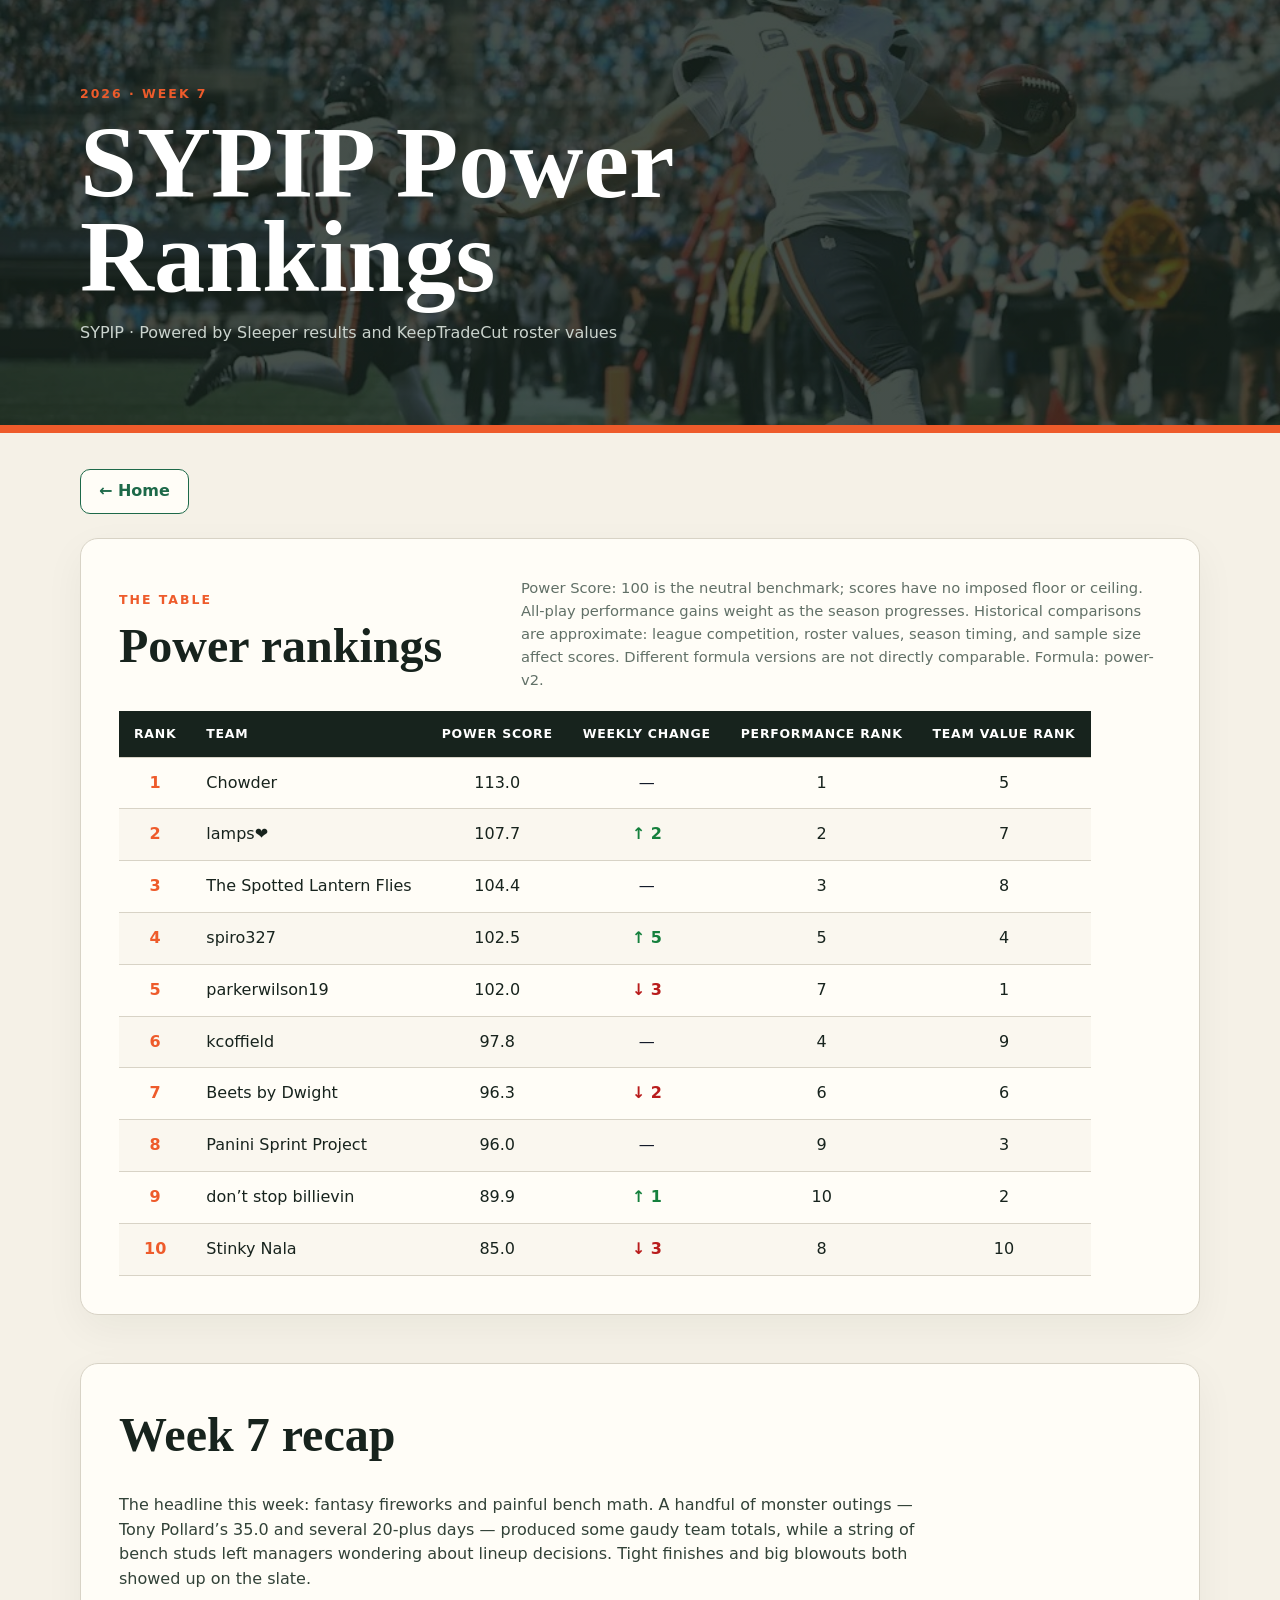
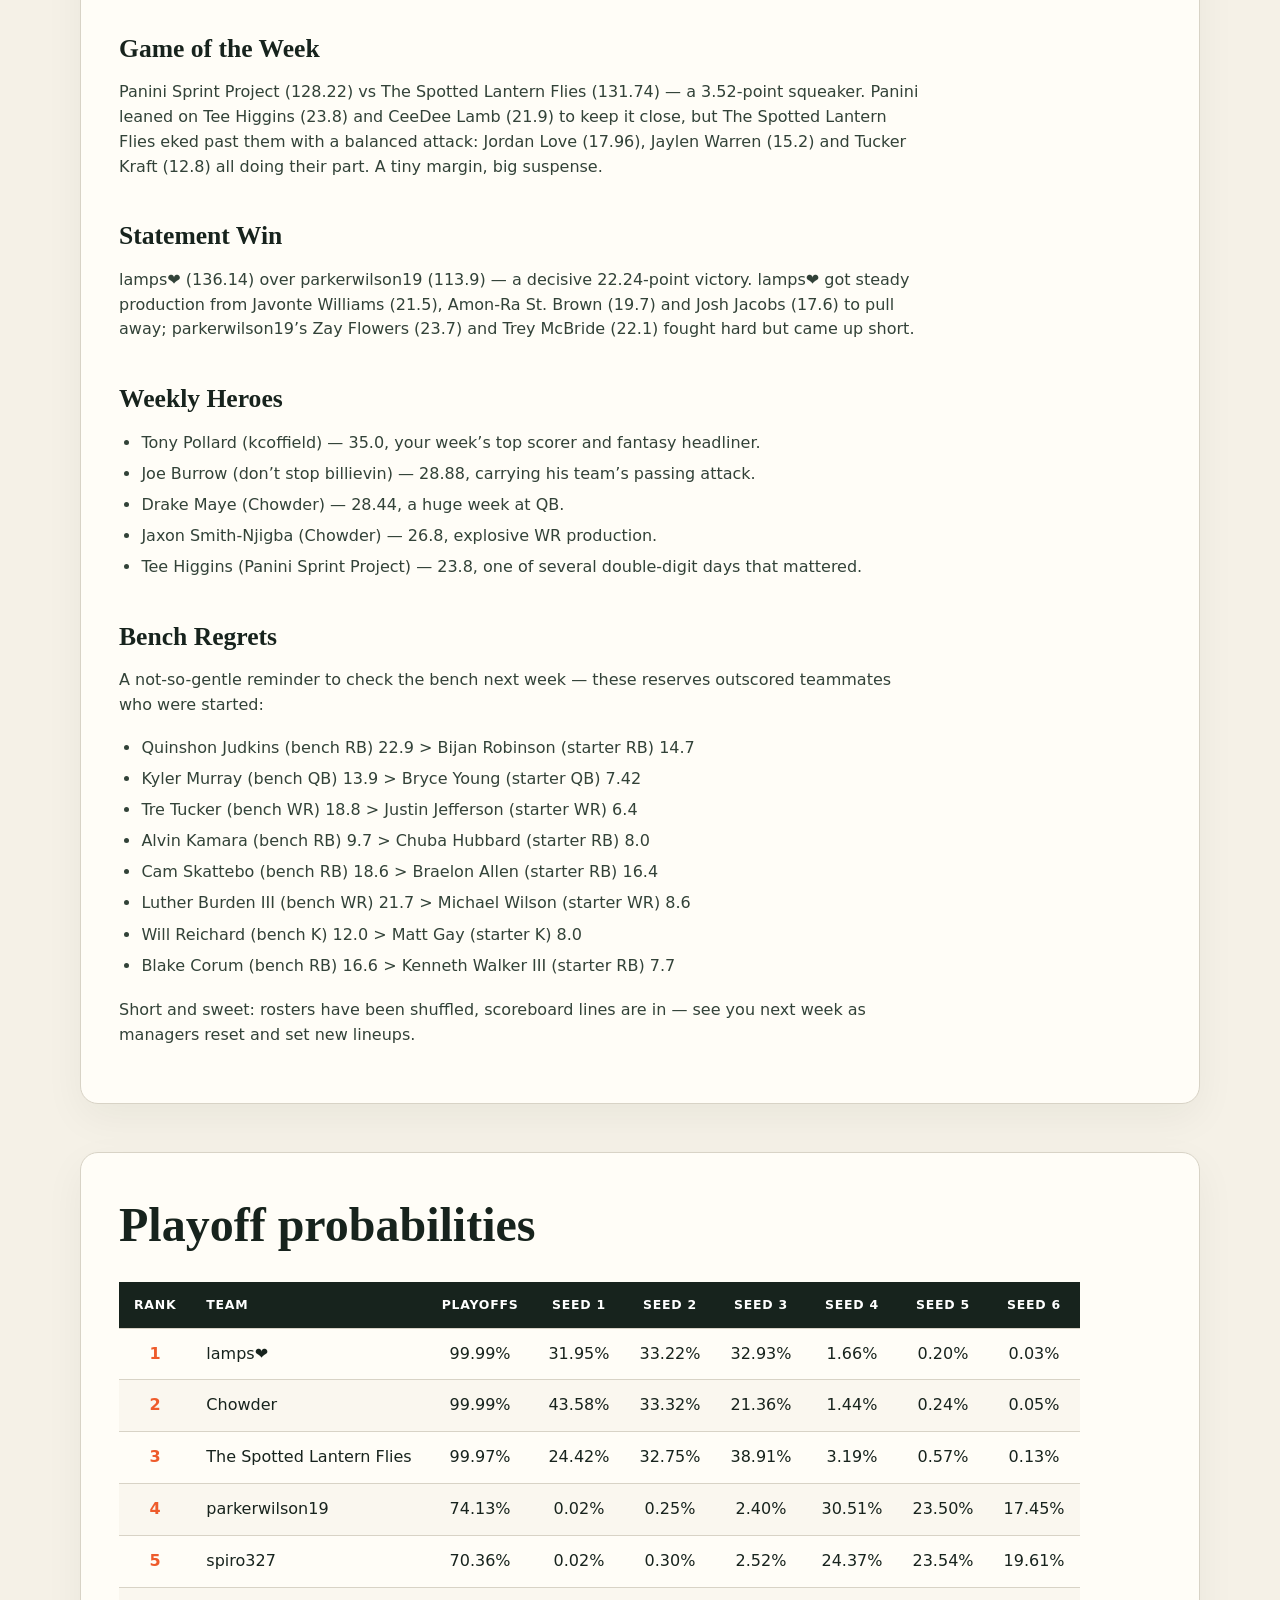
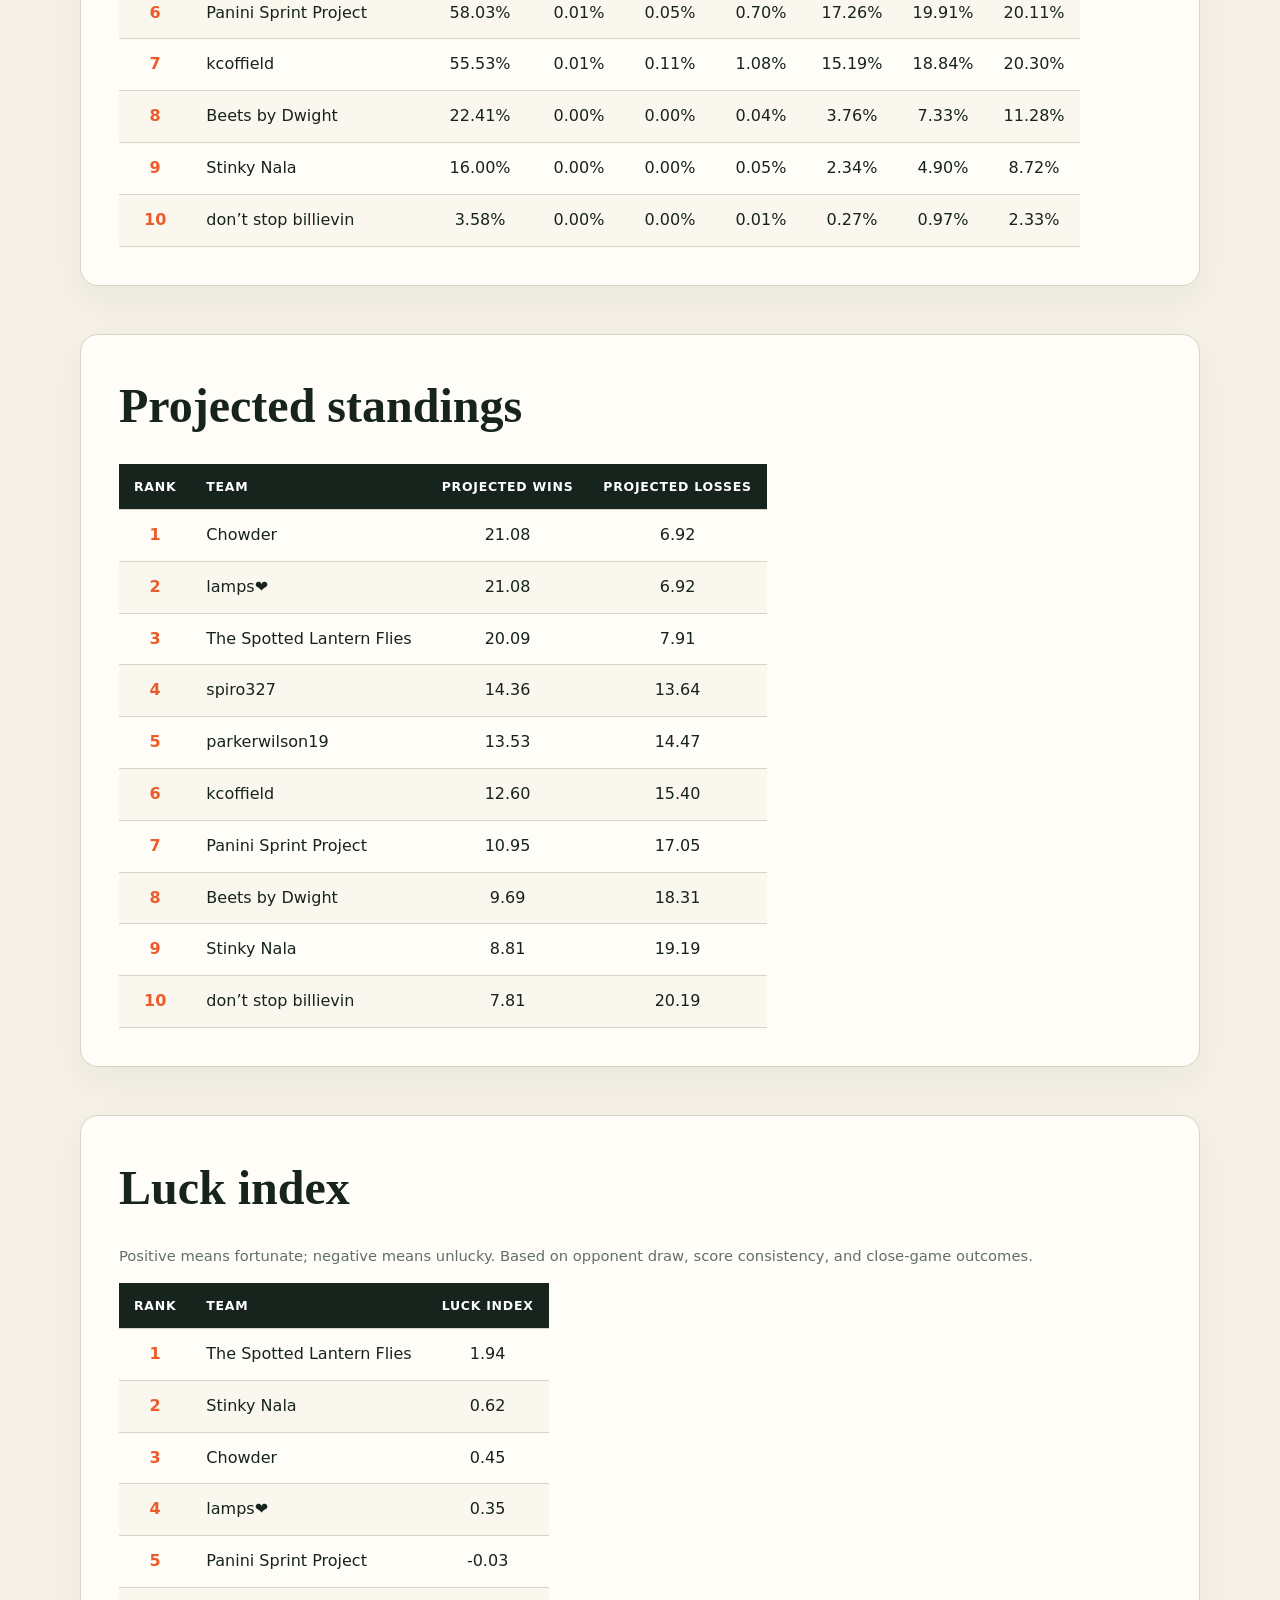
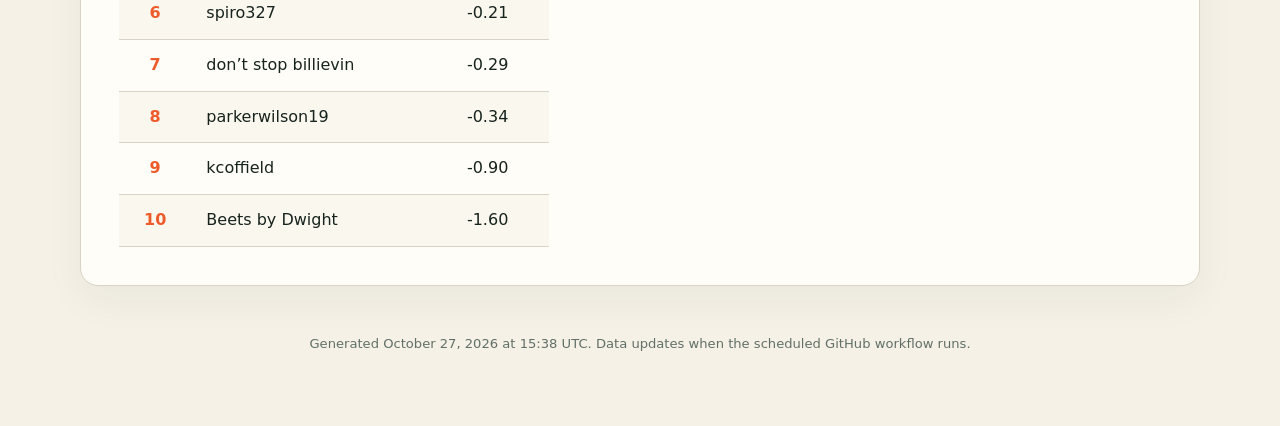
<file: content/reports/1389341850288009216/2026/week-07/index.html>
<!doctype html>
<html lang="en"><head><meta charset="utf-8"><meta name="viewport" content="width=device-width,initial-scale=1">
<meta name="description" content="Weekly Sleeper fantasy football power rankings for SYPIP">
<title>SYPIP Power Rankings</title><link rel="stylesheet" href="assets/site.css"></head>
<body><header class="hero has-image"><div class="wrap"><p class="eyebrow">2026 · Week 7</p><h1>SYPIP Power Rankings</h1><p>SYPIP · Powered by Sleeper results and KeepTradeCut roster values</p></div></header>
<main class="wrap"><nav class="report-nav" aria-label="Report navigation"><a class="home-button" href="../../../../">← Home</a></nav><section><div class="section-title"><div><p class="eyebrow">The table</p><h2>Power rankings</h2></div><p class="note">Power Score: 100 is the neutral benchmark; scores have no imposed floor or ceiling. All-play performance gains weight as the season progresses. Historical comparisons are approximate: league competition, roster values, season timing, and sample size affect scores. Different formula versions are not directly comparable. Formula: power-v2.</p></div><table class="dataframe rankings-table">
  <thead>
    <tr style="text-align: left;">
      <th>Rank</th>
      <th>Team</th>
      <th>Power Score</th>
      <th>Weekly Change</th>
      <th>Performance Rank</th>
      <th>Team Value Rank</th>
    </tr>
  </thead>
  <tbody>
    <tr>
      <td>1</td>
      <td>Chowder</td>
      <td>113.0</td>
      <td><span class="movement same">—</span></td>
      <td>1</td>
      <td>5</td>
    </tr>
    <tr>
      <td>2</td>
      <td>lamps❤️</td>
      <td>107.7</td>
      <td><span class="movement up">↑ 2</span></td>
      <td>2</td>
      <td>7</td>
    </tr>
    <tr>
      <td>3</td>
      <td>The Spotted Lantern Flies</td>
      <td>104.4</td>
      <td><span class="movement same">—</span></td>
      <td>3</td>
      <td>8</td>
    </tr>
    <tr>
      <td>4</td>
      <td>spiro327</td>
      <td>102.5</td>
      <td><span class="movement up">↑ 5</span></td>
      <td>5</td>
      <td>4</td>
    </tr>
    <tr>
      <td>5</td>
      <td>parkerwilson19</td>
      <td>102.0</td>
      <td><span class="movement down">↓ 3</span></td>
      <td>7</td>
      <td>1</td>
    </tr>
    <tr>
      <td>6</td>
      <td>kcoffield</td>
      <td>97.8</td>
      <td><span class="movement same">—</span></td>
      <td>4</td>
      <td>9</td>
    </tr>
    <tr>
      <td>7</td>
      <td>Beets by Dwight</td>
      <td>96.3</td>
      <td><span class="movement down">↓ 2</span></td>
      <td>6</td>
      <td>6</td>
    </tr>
    <tr>
      <td>8</td>
      <td>Panini Sprint Project</td>
      <td>96.0</td>
      <td><span class="movement same">—</span></td>
      <td>9</td>
      <td>3</td>
    </tr>
    <tr>
      <td>9</td>
      <td>don’t stop billievin</td>
      <td>89.9</td>
      <td><span class="movement up">↑ 1</span></td>
      <td>10</td>
      <td>2</td>
    </tr>
    <tr>
      <td>10</td>
      <td>Stinky Nala</td>
      <td>85.0</td>
      <td><span class="movement down">↓ 3</span></td>
      <td>8</td>
      <td>10</td>
    </tr>
  </tbody>
</table></section>
<section class="recap"><h2>Week 7 recap</h2><div class="prose" data-format="markdown"><p>The headline this week: fantasy fireworks and painful bench math. A handful of monster outings — Tony Pollard’s 35.0 and several 20-plus days — produced some gaudy team totals, while a string of bench studs left managers wondering about lineup decisions. Tight finishes and big blowouts both showed up on the slate.</p>
<h3>Game of the Week</h3>
<p>Panini Sprint Project (128.22) vs The Spotted Lantern Flies (131.74) — a 3.52-point squeaker. Panini leaned on Tee Higgins (23.8) and CeeDee Lamb (21.9) to keep it close, but The Spotted Lantern Flies eked past them with a balanced attack: Jordan Love (17.96), Jaylen Warren (15.2) and Tucker Kraft (12.8) all doing their part. A tiny margin, big suspense.</p>
<h3>Statement Win</h3>
<p>lamps❤ (136.14) over parkerwilson19 (113.9) — a decisive 22.24-point victory. lamps❤ got steady production from Javonte Williams (21.5), Amon-Ra St. Brown (19.7) and Josh Jacobs (17.6) to pull away; parkerwilson19’s Zay Flowers (23.7) and Trey McBride (22.1) fought hard but came up short.</p>
<h3>Weekly Heroes</h3>
<ul>
<li>Tony Pollard (kcoffield) — 35.0, your week’s top scorer and fantasy headliner.</li>
<li>Joe Burrow (don’t stop billievin) — 28.88, carrying his team’s passing attack.</li>
<li>Drake Maye (Chowder) — 28.44, a huge week at QB.</li>
<li>Jaxon Smith-Njigba (Chowder) — 26.8, explosive WR production.</li>
<li>Tee Higgins (Panini Sprint Project) — 23.8, one of several double-digit days that mattered.</li>
</ul>
<h3>Bench Regrets</h3>
<p>A not-so-gentle reminder to check the bench next week — these reserves outscored teammates who were started:</p>
<ul>
<li>Quinshon Judkins (bench RB) 22.9 &gt; Bijan Robinson (starter RB) 14.7</li>
<li>Kyler Murray (bench QB) 13.9 &gt; Bryce Young (starter QB) 7.42</li>
<li>Tre Tucker (bench WR) 18.8 &gt; Justin Jefferson (starter WR) 6.4</li>
<li>Alvin Kamara (bench RB) 9.7 &gt; Chuba Hubbard (starter RB) 8.0</li>
<li>Cam Skattebo (bench RB) 18.6 &gt; Braelon Allen (starter RB) 16.4</li>
<li>Luther Burden III (bench WR) 21.7 &gt; Michael Wilson (starter WR) 8.6</li>
<li>Will Reichard (bench K) 12.0 &gt; Matt Gay (starter K) 8.0</li>
<li>Blake Corum (bench RB) 16.6 &gt; Kenneth Walker III (starter RB) 7.7</li>
</ul>
<p>Short and sweet: rosters have been shuffled, scoreboard lines are in — see you next week as managers reset and set new lineups.</p>
</div></section><section><h2>Playoff probabilities</h2><table class="dataframe rankings-table">
  <thead>
    <tr style="text-align: left;">
      <th>Rank</th>
      <th>Team</th>
      <th>Playoffs</th>
      <th>Seed 1</th>
      <th>Seed 2</th>
      <th>Seed 3</th>
      <th>Seed 4</th>
      <th>Seed 5</th>
      <th>Seed 6</th>
    </tr>
  </thead>
  <tbody>
    <tr>
      <td>1</td>
      <td>lamps❤️</td>
      <td>99.99%</td>
      <td>31.95%</td>
      <td>33.22%</td>
      <td>32.93%</td>
      <td>1.66%</td>
      <td>0.20%</td>
      <td>0.03%</td>
    </tr>
    <tr>
      <td>2</td>
      <td>Chowder</td>
      <td>99.99%</td>
      <td>43.58%</td>
      <td>33.32%</td>
      <td>21.36%</td>
      <td>1.44%</td>
      <td>0.24%</td>
      <td>0.05%</td>
    </tr>
    <tr>
      <td>3</td>
      <td>The Spotted Lantern Flies</td>
      <td>99.97%</td>
      <td>24.42%</td>
      <td>32.75%</td>
      <td>38.91%</td>
      <td>3.19%</td>
      <td>0.57%</td>
      <td>0.13%</td>
    </tr>
    <tr>
      <td>4</td>
      <td>parkerwilson19</td>
      <td>74.13%</td>
      <td>0.02%</td>
      <td>0.25%</td>
      <td>2.40%</td>
      <td>30.51%</td>
      <td>23.50%</td>
      <td>17.45%</td>
    </tr>
    <tr>
      <td>5</td>
      <td>spiro327</td>
      <td>70.36%</td>
      <td>0.02%</td>
      <td>0.30%</td>
      <td>2.52%</td>
      <td>24.37%</td>
      <td>23.54%</td>
      <td>19.61%</td>
    </tr>
    <tr>
      <td>6</td>
      <td>Panini Sprint Project</td>
      <td>58.03%</td>
      <td>0.01%</td>
      <td>0.05%</td>
      <td>0.70%</td>
      <td>17.26%</td>
      <td>19.91%</td>
      <td>20.11%</td>
    </tr>
    <tr>
      <td>7</td>
      <td>kcoffield</td>
      <td>55.53%</td>
      <td>0.01%</td>
      <td>0.11%</td>
      <td>1.08%</td>
      <td>15.19%</td>
      <td>18.84%</td>
      <td>20.30%</td>
    </tr>
    <tr>
      <td>8</td>
      <td>Beets by Dwight</td>
      <td>22.41%</td>
      <td>0.00%</td>
      <td>0.00%</td>
      <td>0.04%</td>
      <td>3.76%</td>
      <td>7.33%</td>
      <td>11.28%</td>
    </tr>
    <tr>
      <td>9</td>
      <td>Stinky Nala</td>
      <td>16.00%</td>
      <td>0.00%</td>
      <td>0.00%</td>
      <td>0.05%</td>
      <td>2.34%</td>
      <td>4.90%</td>
      <td>8.72%</td>
    </tr>
    <tr>
      <td>10</td>
      <td>don’t stop billievin</td>
      <td>3.58%</td>
      <td>0.00%</td>
      <td>0.00%</td>
      <td>0.01%</td>
      <td>0.27%</td>
      <td>0.97%</td>
      <td>2.33%</td>
    </tr>
  </tbody>
</table></section><section><h2>Projected standings</h2><table class="dataframe rankings-table">
  <thead>
    <tr style="text-align: left;">
      <th>Rank</th>
      <th>Team</th>
      <th>Projected Wins</th>
      <th>Projected Losses</th>
    </tr>
  </thead>
  <tbody>
    <tr>
      <td>1</td>
      <td>Chowder</td>
      <td>21.08</td>
      <td>6.92</td>
    </tr>
    <tr>
      <td>2</td>
      <td>lamps❤️</td>
      <td>21.08</td>
      <td>6.92</td>
    </tr>
    <tr>
      <td>3</td>
      <td>The Spotted Lantern Flies</td>
      <td>20.09</td>
      <td>7.91</td>
    </tr>
    <tr>
      <td>4</td>
      <td>spiro327</td>
      <td>14.36</td>
      <td>13.64</td>
    </tr>
    <tr>
      <td>5</td>
      <td>parkerwilson19</td>
      <td>13.53</td>
      <td>14.47</td>
    </tr>
    <tr>
      <td>6</td>
      <td>kcoffield</td>
      <td>12.60</td>
      <td>15.40</td>
    </tr>
    <tr>
      <td>7</td>
      <td>Panini Sprint Project</td>
      <td>10.95</td>
      <td>17.05</td>
    </tr>
    <tr>
      <td>8</td>
      <td>Beets by Dwight</td>
      <td>9.69</td>
      <td>18.31</td>
    </tr>
    <tr>
      <td>9</td>
      <td>Stinky Nala</td>
      <td>8.81</td>
      <td>19.19</td>
    </tr>
    <tr>
      <td>10</td>
      <td>don’t stop billievin</td>
      <td>7.81</td>
      <td>20.19</td>
    </tr>
  </tbody>
</table></section><section><h2>Luck index</h2><p class="note">Positive means fortunate; negative means unlucky. Based on opponent draw, score consistency, and close-game outcomes.</p><table class="dataframe rankings-table">
  <thead>
    <tr style="text-align: left;">
      <th>Rank</th>
      <th>Team</th>
      <th>Luck Index</th>
    </tr>
  </thead>
  <tbody>
    <tr>
      <td>1</td>
      <td>The Spotted Lantern Flies</td>
      <td>1.94</td>
    </tr>
    <tr>
      <td>2</td>
      <td>Stinky Nala</td>
      <td>0.62</td>
    </tr>
    <tr>
      <td>3</td>
      <td>Chowder</td>
      <td>0.45</td>
    </tr>
    <tr>
      <td>4</td>
      <td>lamps❤️</td>
      <td>0.35</td>
    </tr>
    <tr>
      <td>5</td>
      <td>Panini Sprint Project</td>
      <td>-0.03</td>
    </tr>
    <tr>
      <td>6</td>
      <td>spiro327</td>
      <td>-0.21</td>
    </tr>
    <tr>
      <td>7</td>
      <td>don’t stop billievin</td>
      <td>-0.29</td>
    </tr>
    <tr>
      <td>8</td>
      <td>parkerwilson19</td>
      <td>-0.34</td>
    </tr>
    <tr>
      <td>9</td>
      <td>kcoffield</td>
      <td>-0.90</td>
    </tr>
    <tr>
      <td>10</td>
      <td>Beets by Dwight</td>
      <td>-1.60</td>
    </tr>
  </tbody>
</table></section>
<footer>Generated October 27, 2026 at 15:38 UTC. Data updates when the scheduled GitHub workflow runs.</footer></main></body></html>
</file>
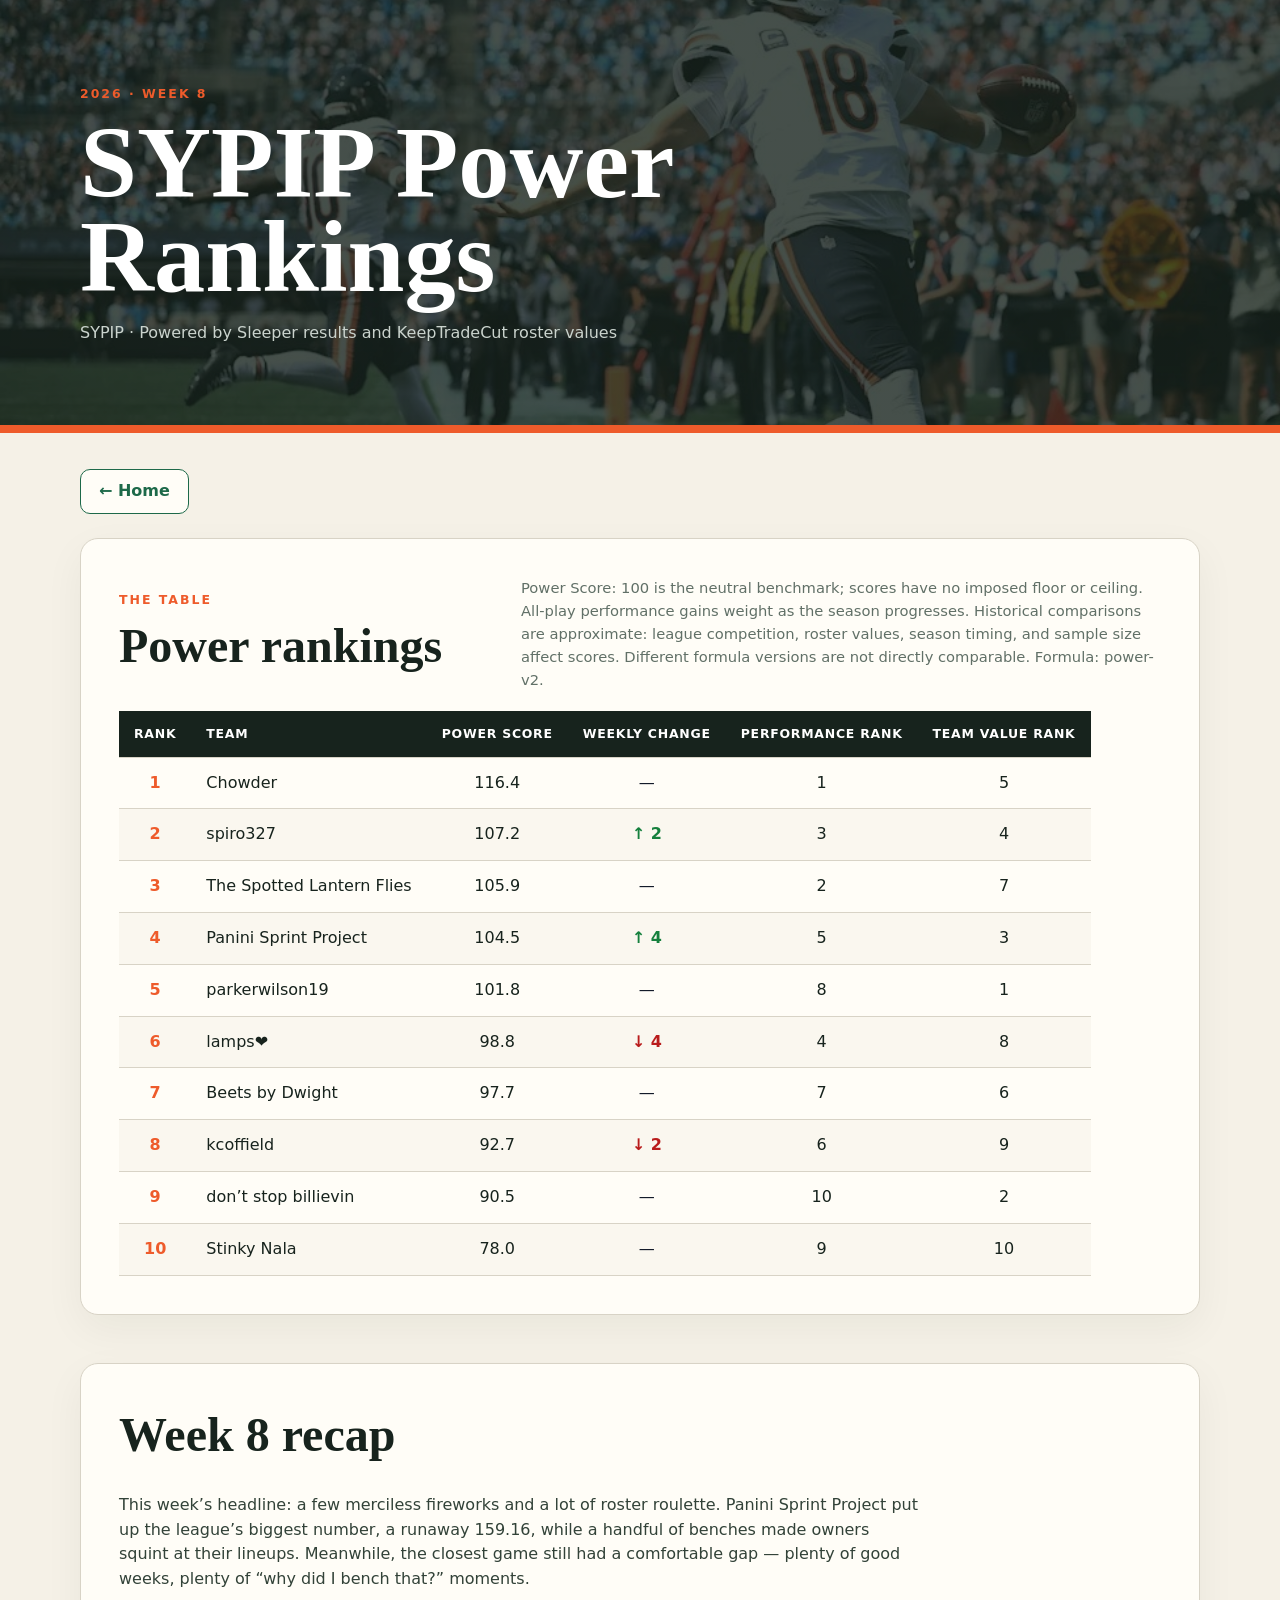
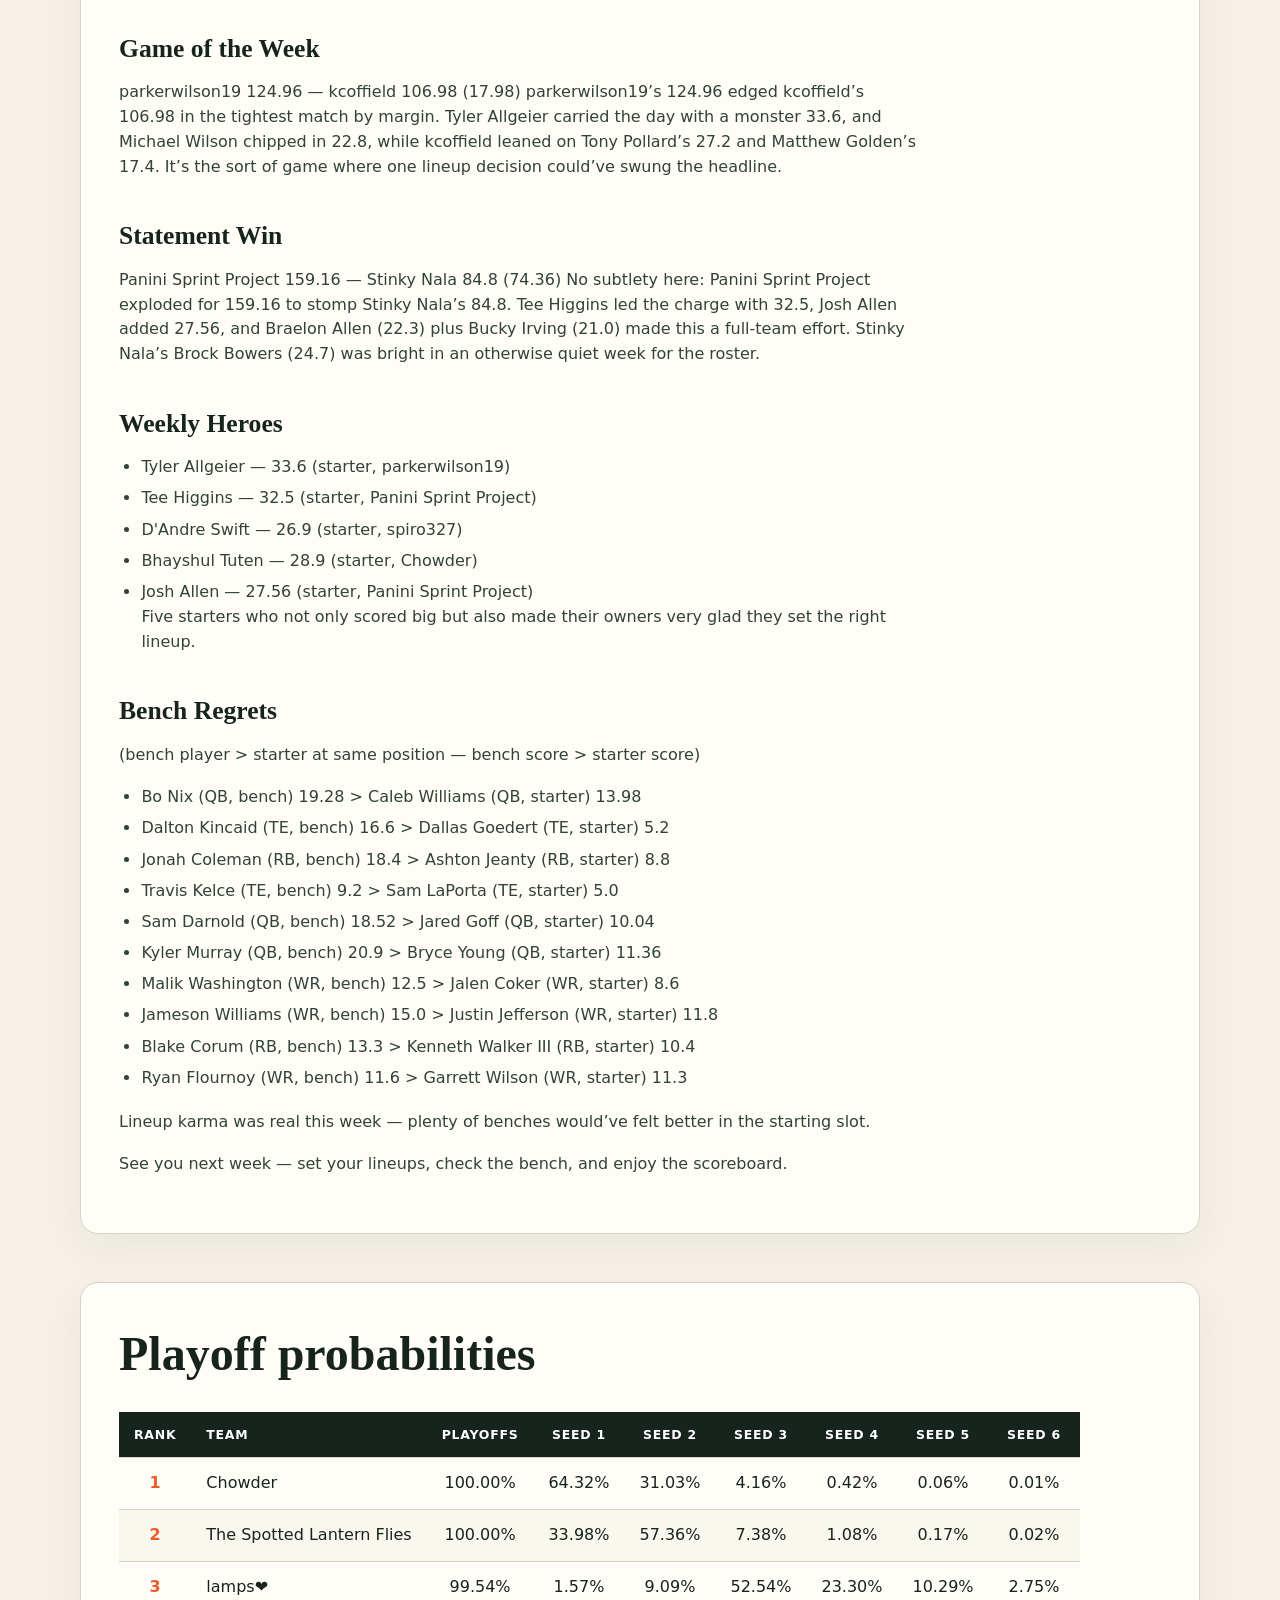
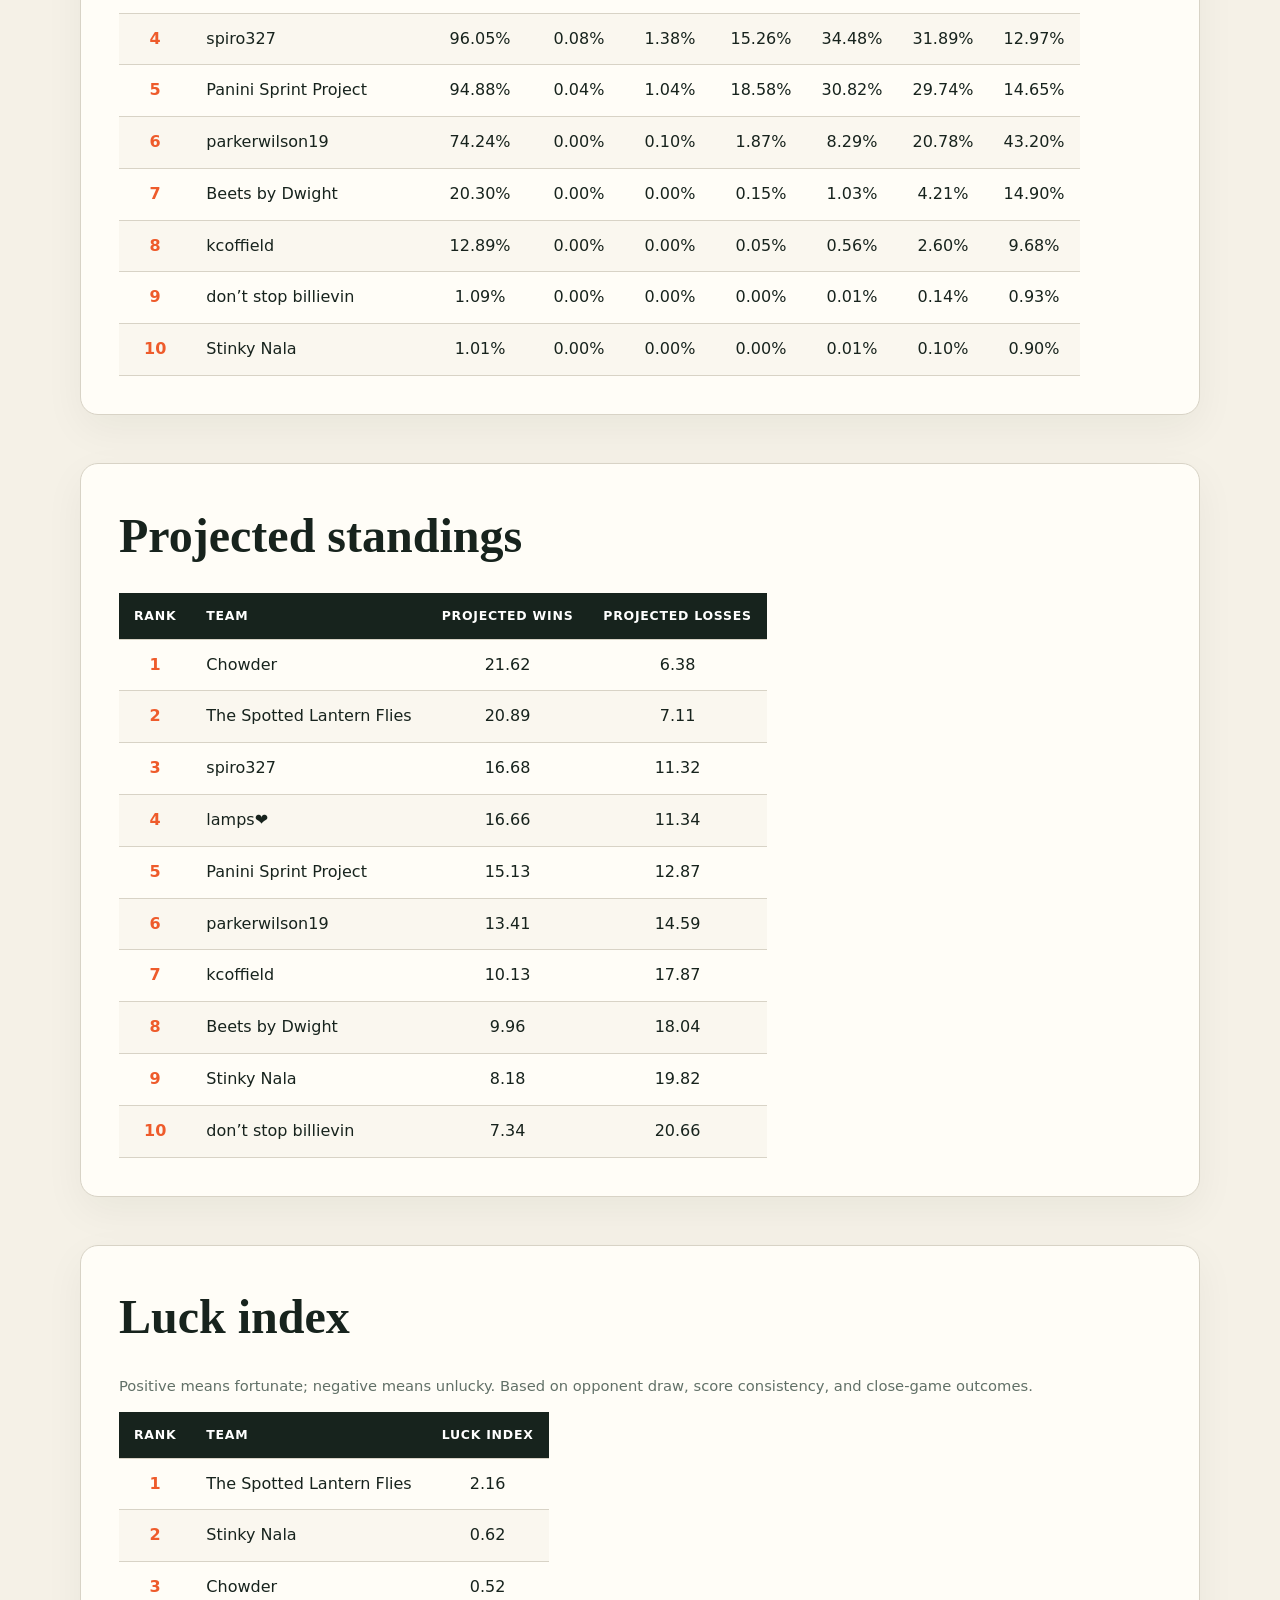
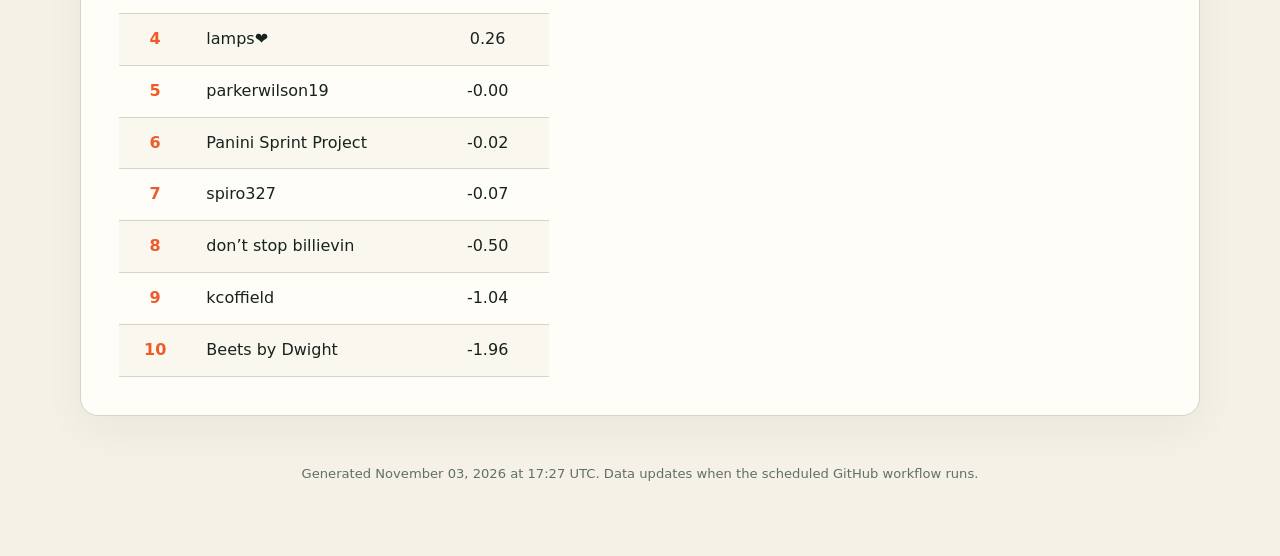
<file: content/reports/1389341850288009216/2026/week-08/index.html>
<!doctype html>
<html lang="en"><head><meta charset="utf-8"><meta name="viewport" content="width=device-width,initial-scale=1">
<meta name="description" content="Weekly Sleeper fantasy football power rankings for SYPIP">
<title>SYPIP Power Rankings</title><link rel="stylesheet" href="assets/site.css"></head>
<body><header class="hero has-image"><div class="wrap"><p class="eyebrow">2026 · Week 8</p><h1>SYPIP Power Rankings</h1><p>SYPIP · Powered by Sleeper results and KeepTradeCut roster values</p></div></header>
<main class="wrap"><nav class="report-nav" aria-label="Report navigation"><a class="home-button" href="../../../../">← Home</a></nav><section><div class="section-title"><div><p class="eyebrow">The table</p><h2>Power rankings</h2></div><p class="note">Power Score: 100 is the neutral benchmark; scores have no imposed floor or ceiling. All-play performance gains weight as the season progresses. Historical comparisons are approximate: league competition, roster values, season timing, and sample size affect scores. Different formula versions are not directly comparable. Formula: power-v2.</p></div><table class="dataframe rankings-table">
  <thead>
    <tr style="text-align: left;">
      <th>Rank</th>
      <th>Team</th>
      <th>Power Score</th>
      <th>Weekly Change</th>
      <th>Performance Rank</th>
      <th>Team Value Rank</th>
    </tr>
  </thead>
  <tbody>
    <tr>
      <td>1</td>
      <td>Chowder</td>
      <td>116.4</td>
      <td><span class="movement same">—</span></td>
      <td>1</td>
      <td>5</td>
    </tr>
    <tr>
      <td>2</td>
      <td>spiro327</td>
      <td>107.2</td>
      <td><span class="movement up">↑ 2</span></td>
      <td>3</td>
      <td>4</td>
    </tr>
    <tr>
      <td>3</td>
      <td>The Spotted Lantern Flies</td>
      <td>105.9</td>
      <td><span class="movement same">—</span></td>
      <td>2</td>
      <td>7</td>
    </tr>
    <tr>
      <td>4</td>
      <td>Panini Sprint Project</td>
      <td>104.5</td>
      <td><span class="movement up">↑ 4</span></td>
      <td>5</td>
      <td>3</td>
    </tr>
    <tr>
      <td>5</td>
      <td>parkerwilson19</td>
      <td>101.8</td>
      <td><span class="movement same">—</span></td>
      <td>8</td>
      <td>1</td>
    </tr>
    <tr>
      <td>6</td>
      <td>lamps❤️</td>
      <td>98.8</td>
      <td><span class="movement down">↓ 4</span></td>
      <td>4</td>
      <td>8</td>
    </tr>
    <tr>
      <td>7</td>
      <td>Beets by Dwight</td>
      <td>97.7</td>
      <td><span class="movement same">—</span></td>
      <td>7</td>
      <td>6</td>
    </tr>
    <tr>
      <td>8</td>
      <td>kcoffield</td>
      <td>92.7</td>
      <td><span class="movement down">↓ 2</span></td>
      <td>6</td>
      <td>9</td>
    </tr>
    <tr>
      <td>9</td>
      <td>don’t stop billievin</td>
      <td>90.5</td>
      <td><span class="movement same">—</span></td>
      <td>10</td>
      <td>2</td>
    </tr>
    <tr>
      <td>10</td>
      <td>Stinky Nala</td>
      <td>78.0</td>
      <td><span class="movement same">—</span></td>
      <td>9</td>
      <td>10</td>
    </tr>
  </tbody>
</table></section>
<section class="recap"><h2>Week 8 recap</h2><div class="prose" data-format="markdown"><p>This week’s headline: a few merciless fireworks and a lot of roster roulette. Panini Sprint Project put up the league’s biggest number, a runaway 159.16, while a handful of benches made owners squint at their lineups. Meanwhile, the closest game still had a comfortable gap — plenty of good weeks, plenty of “why did I bench that?” moments.</p>
<h3>Game of the Week</h3>
<p>parkerwilson19 124.96 — kcoffield 106.98 (17.98)
parkerwilson19’s 124.96 edged kcoffield’s 106.98 in the tightest match by margin. Tyler Allgeier carried the day with a monster 33.6, and Michael Wilson chipped in 22.8, while kcoffield leaned on Tony Pollard’s 27.2 and Matthew Golden’s 17.4. It’s the sort of game where one lineup decision could’ve swung the headline.</p>
<h3>Statement Win</h3>
<p>Panini Sprint Project 159.16 — Stinky Nala 84.8 (74.36)
No subtlety here: Panini Sprint Project exploded for 159.16 to stomp Stinky Nala’s 84.8. Tee Higgins led the charge with 32.5, Josh Allen added 27.56, and Braelon Allen (22.3) plus Bucky Irving (21.0) made this a full-team effort. Stinky Nala’s Brock Bowers (24.7) was bright in an otherwise quiet week for the roster.</p>
<h3>Weekly Heroes</h3>
<ul>
<li>Tyler Allgeier — 33.6 (starter, parkerwilson19)</li>
<li>Tee Higgins — 32.5 (starter, Panini Sprint Project)</li>
<li>D'Andre Swift — 26.9 (starter, spiro327)</li>
<li>Bhayshul Tuten — 28.9 (starter, Chowder)</li>
<li>Josh Allen — 27.56 (starter, Panini Sprint Project)<br />
Five starters who not only scored big but also made their owners very glad they set the right lineup.</li>
</ul>
<h3>Bench Regrets</h3>
<p>(bench player &gt; starter at same position — bench score &gt; starter score)</p>
<ul>
<li>Bo Nix (QB, bench) 19.28 &gt; Caleb Williams (QB, starter) 13.98</li>
<li>Dalton Kincaid (TE, bench) 16.6 &gt; Dallas Goedert (TE, starter) 5.2</li>
<li>Jonah Coleman (RB, bench) 18.4 &gt; Ashton Jeanty (RB, starter) 8.8</li>
<li>Travis Kelce (TE, bench) 9.2 &gt; Sam LaPorta (TE, starter) 5.0</li>
<li>Sam Darnold (QB, bench) 18.52 &gt; Jared Goff (QB, starter) 10.04</li>
<li>Kyler Murray (QB, bench) 20.9 &gt; Bryce Young (QB, starter) 11.36</li>
<li>Malik Washington (WR, bench) 12.5 &gt; Jalen Coker (WR, starter) 8.6</li>
<li>Jameson Williams (WR, bench) 15.0 &gt; Justin Jefferson (WR, starter) 11.8</li>
<li>Blake Corum (RB, bench) 13.3 &gt; Kenneth Walker III (RB, starter) 10.4</li>
<li>Ryan Flournoy (WR, bench) 11.6 &gt; Garrett Wilson (WR, starter) 11.3</li>
</ul>
<p>Lineup karma was real this week — plenty of benches would’ve felt better in the starting slot.</p>
<p>See you next week — set your lineups, check the bench, and enjoy the scoreboard.</p>
</div></section><section><h2>Playoff probabilities</h2><table class="dataframe rankings-table">
  <thead>
    <tr style="text-align: left;">
      <th>Rank</th>
      <th>Team</th>
      <th>Playoffs</th>
      <th>Seed 1</th>
      <th>Seed 2</th>
      <th>Seed 3</th>
      <th>Seed 4</th>
      <th>Seed 5</th>
      <th>Seed 6</th>
    </tr>
  </thead>
  <tbody>
    <tr>
      <td>1</td>
      <td>Chowder</td>
      <td>100.00%</td>
      <td>64.32%</td>
      <td>31.03%</td>
      <td>4.16%</td>
      <td>0.42%</td>
      <td>0.06%</td>
      <td>0.01%</td>
    </tr>
    <tr>
      <td>2</td>
      <td>The Spotted Lantern Flies</td>
      <td>100.00%</td>
      <td>33.98%</td>
      <td>57.36%</td>
      <td>7.38%</td>
      <td>1.08%</td>
      <td>0.17%</td>
      <td>0.02%</td>
    </tr>
    <tr>
      <td>3</td>
      <td>lamps❤️</td>
      <td>99.54%</td>
      <td>1.57%</td>
      <td>9.09%</td>
      <td>52.54%</td>
      <td>23.30%</td>
      <td>10.29%</td>
      <td>2.75%</td>
    </tr>
    <tr>
      <td>4</td>
      <td>spiro327</td>
      <td>96.05%</td>
      <td>0.08%</td>
      <td>1.38%</td>
      <td>15.26%</td>
      <td>34.48%</td>
      <td>31.89%</td>
      <td>12.97%</td>
    </tr>
    <tr>
      <td>5</td>
      <td>Panini Sprint Project</td>
      <td>94.88%</td>
      <td>0.04%</td>
      <td>1.04%</td>
      <td>18.58%</td>
      <td>30.82%</td>
      <td>29.74%</td>
      <td>14.65%</td>
    </tr>
    <tr>
      <td>6</td>
      <td>parkerwilson19</td>
      <td>74.24%</td>
      <td>0.00%</td>
      <td>0.10%</td>
      <td>1.87%</td>
      <td>8.29%</td>
      <td>20.78%</td>
      <td>43.20%</td>
    </tr>
    <tr>
      <td>7</td>
      <td>Beets by Dwight</td>
      <td>20.30%</td>
      <td>0.00%</td>
      <td>0.00%</td>
      <td>0.15%</td>
      <td>1.03%</td>
      <td>4.21%</td>
      <td>14.90%</td>
    </tr>
    <tr>
      <td>8</td>
      <td>kcoffield</td>
      <td>12.89%</td>
      <td>0.00%</td>
      <td>0.00%</td>
      <td>0.05%</td>
      <td>0.56%</td>
      <td>2.60%</td>
      <td>9.68%</td>
    </tr>
    <tr>
      <td>9</td>
      <td>don’t stop billievin</td>
      <td>1.09%</td>
      <td>0.00%</td>
      <td>0.00%</td>
      <td>0.00%</td>
      <td>0.01%</td>
      <td>0.14%</td>
      <td>0.93%</td>
    </tr>
    <tr>
      <td>10</td>
      <td>Stinky Nala</td>
      <td>1.01%</td>
      <td>0.00%</td>
      <td>0.00%</td>
      <td>0.00%</td>
      <td>0.01%</td>
      <td>0.10%</td>
      <td>0.90%</td>
    </tr>
  </tbody>
</table></section><section><h2>Projected standings</h2><table class="dataframe rankings-table">
  <thead>
    <tr style="text-align: left;">
      <th>Rank</th>
      <th>Team</th>
      <th>Projected Wins</th>
      <th>Projected Losses</th>
    </tr>
  </thead>
  <tbody>
    <tr>
      <td>1</td>
      <td>Chowder</td>
      <td>21.62</td>
      <td>6.38</td>
    </tr>
    <tr>
      <td>2</td>
      <td>The Spotted Lantern Flies</td>
      <td>20.89</td>
      <td>7.11</td>
    </tr>
    <tr>
      <td>3</td>
      <td>spiro327</td>
      <td>16.68</td>
      <td>11.32</td>
    </tr>
    <tr>
      <td>4</td>
      <td>lamps❤️</td>
      <td>16.66</td>
      <td>11.34</td>
    </tr>
    <tr>
      <td>5</td>
      <td>Panini Sprint Project</td>
      <td>15.13</td>
      <td>12.87</td>
    </tr>
    <tr>
      <td>6</td>
      <td>parkerwilson19</td>
      <td>13.41</td>
      <td>14.59</td>
    </tr>
    <tr>
      <td>7</td>
      <td>kcoffield</td>
      <td>10.13</td>
      <td>17.87</td>
    </tr>
    <tr>
      <td>8</td>
      <td>Beets by Dwight</td>
      <td>9.96</td>
      <td>18.04</td>
    </tr>
    <tr>
      <td>9</td>
      <td>Stinky Nala</td>
      <td>8.18</td>
      <td>19.82</td>
    </tr>
    <tr>
      <td>10</td>
      <td>don’t stop billievin</td>
      <td>7.34</td>
      <td>20.66</td>
    </tr>
  </tbody>
</table></section><section><h2>Luck index</h2><p class="note">Positive means fortunate; negative means unlucky. Based on opponent draw, score consistency, and close-game outcomes.</p><table class="dataframe rankings-table">
  <thead>
    <tr style="text-align: left;">
      <th>Rank</th>
      <th>Team</th>
      <th>Luck Index</th>
    </tr>
  </thead>
  <tbody>
    <tr>
      <td>1</td>
      <td>The Spotted Lantern Flies</td>
      <td>2.16</td>
    </tr>
    <tr>
      <td>2</td>
      <td>Stinky Nala</td>
      <td>0.62</td>
    </tr>
    <tr>
      <td>3</td>
      <td>Chowder</td>
      <td>0.52</td>
    </tr>
    <tr>
      <td>4</td>
      <td>lamps❤️</td>
      <td>0.26</td>
    </tr>
    <tr>
      <td>5</td>
      <td>parkerwilson19</td>
      <td>-0.00</td>
    </tr>
    <tr>
      <td>6</td>
      <td>Panini Sprint Project</td>
      <td>-0.02</td>
    </tr>
    <tr>
      <td>7</td>
      <td>spiro327</td>
      <td>-0.07</td>
    </tr>
    <tr>
      <td>8</td>
      <td>don’t stop billievin</td>
      <td>-0.50</td>
    </tr>
    <tr>
      <td>9</td>
      <td>kcoffield</td>
      <td>-1.04</td>
    </tr>
    <tr>
      <td>10</td>
      <td>Beets by Dwight</td>
      <td>-1.96</td>
    </tr>
  </tbody>
</table></section>
<footer>Generated November 03, 2026 at 17:27 UTC. Data updates when the scheduled GitHub workflow runs.</footer></main></body></html>
</file>
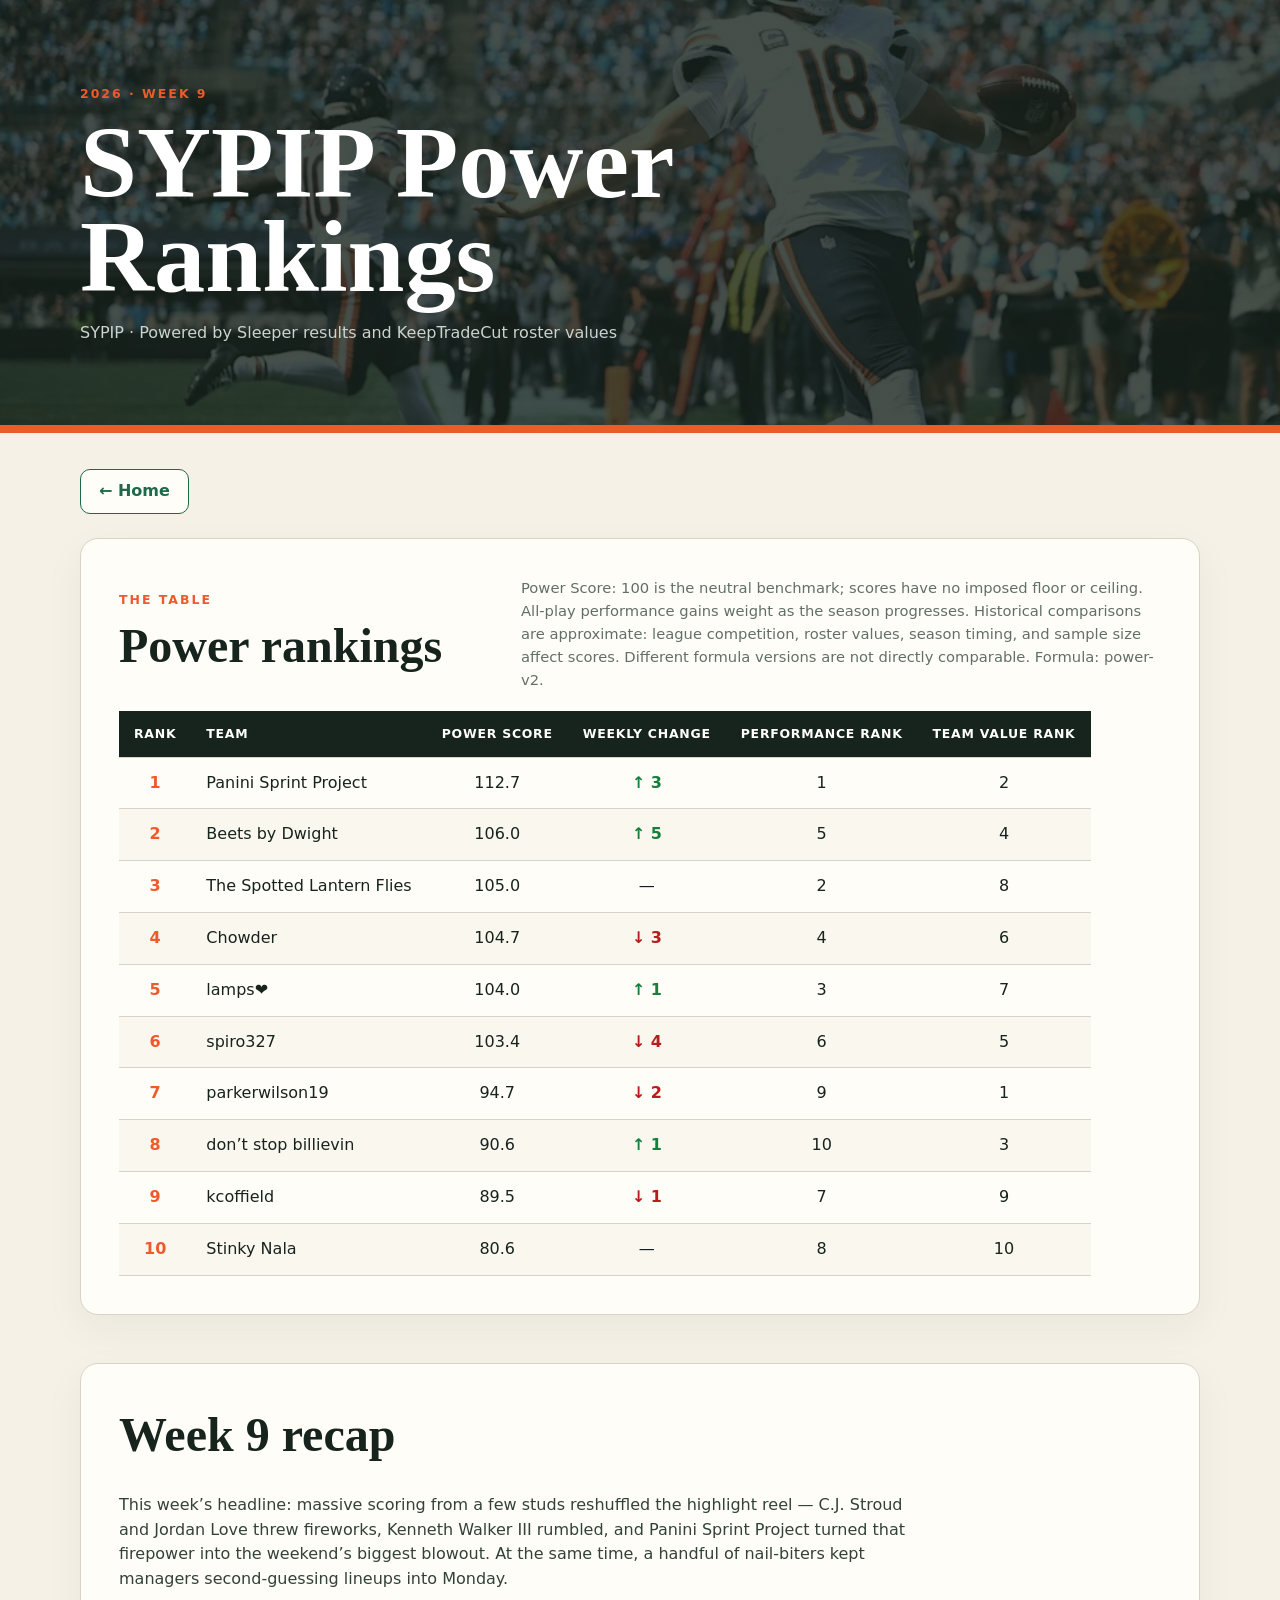
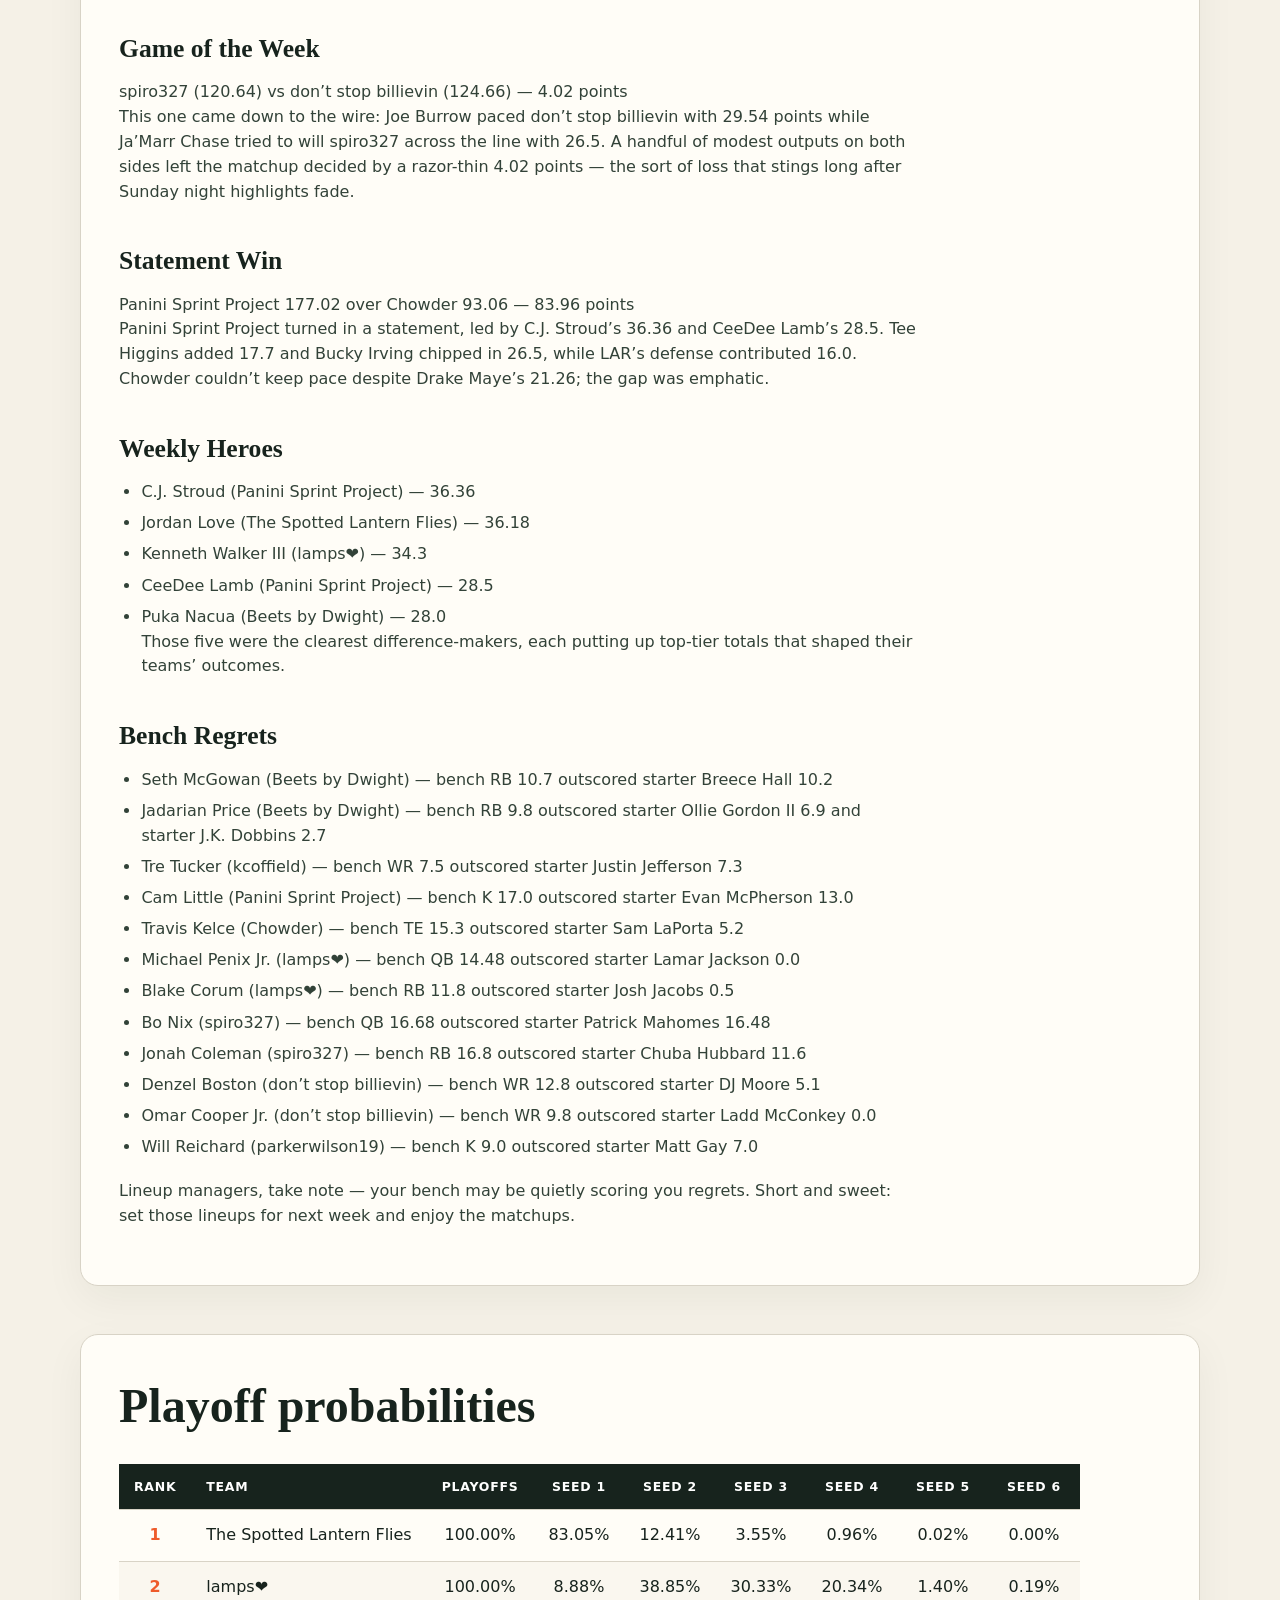
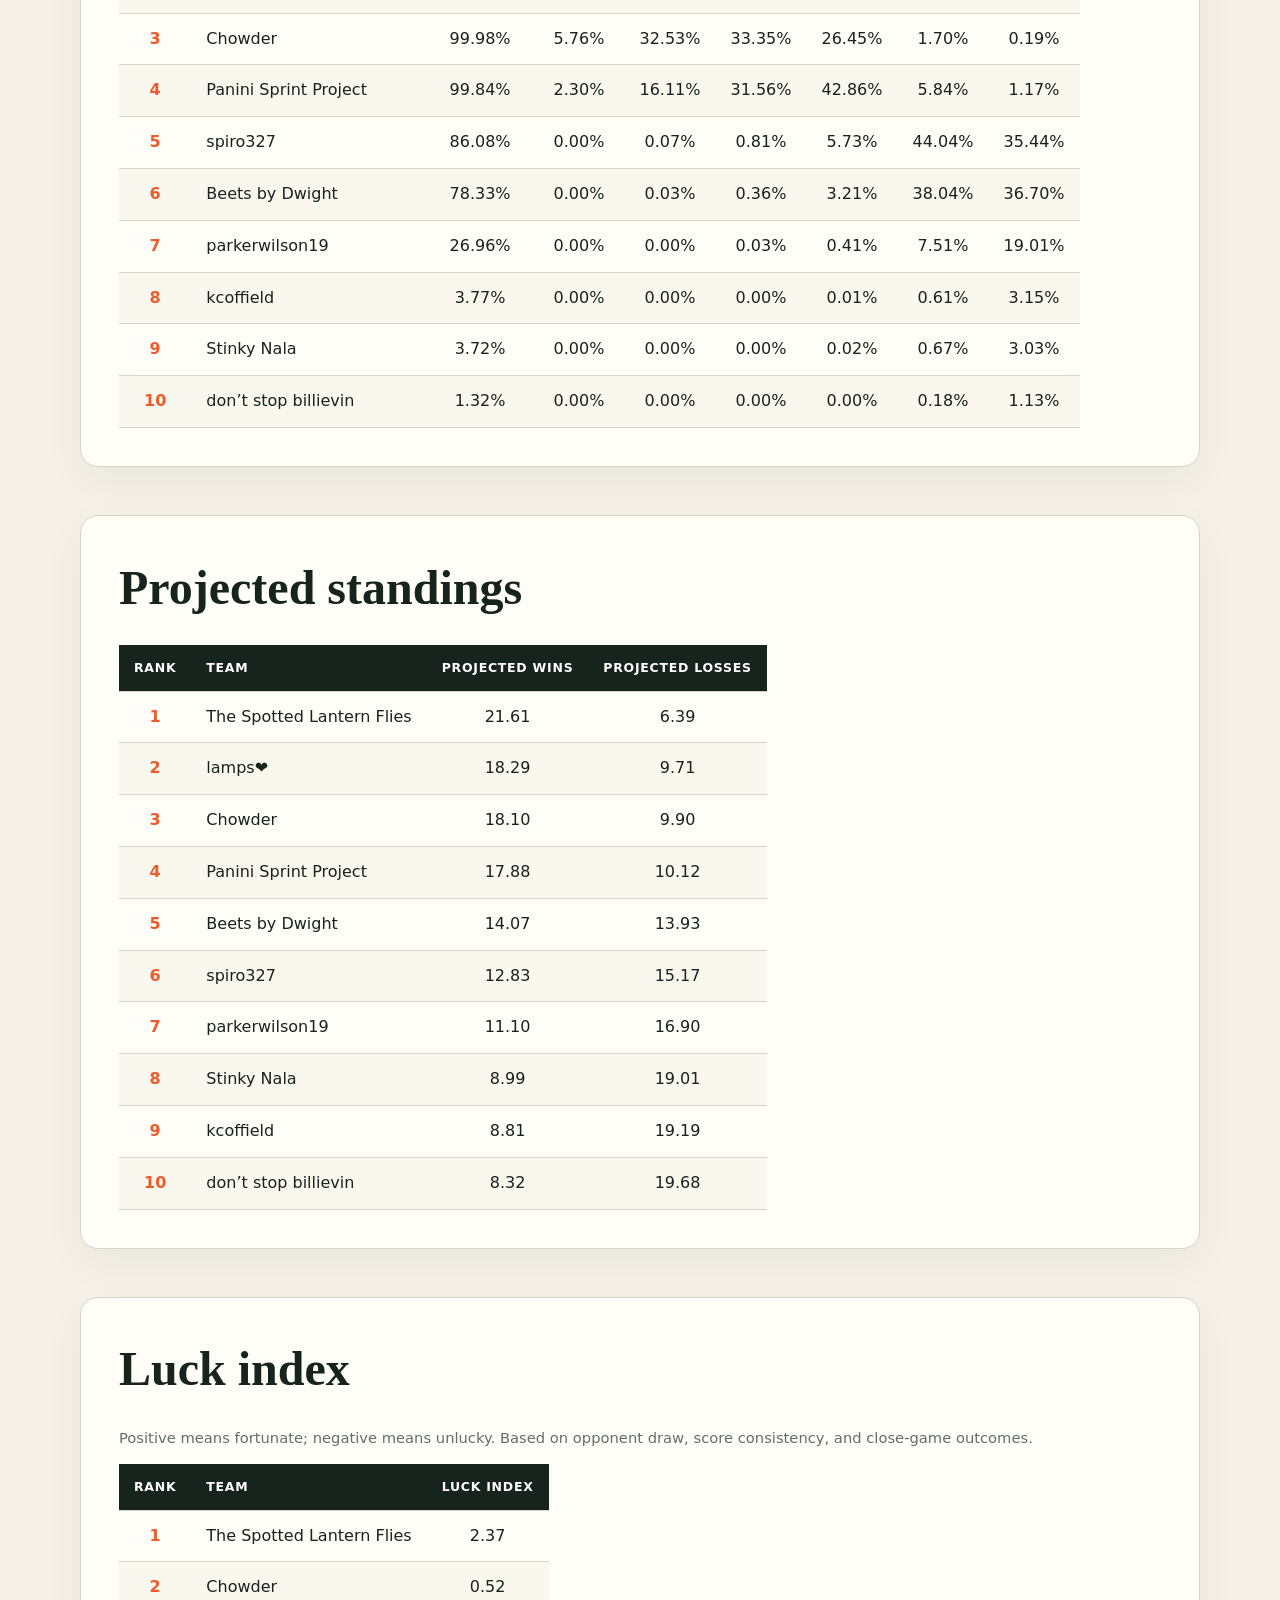
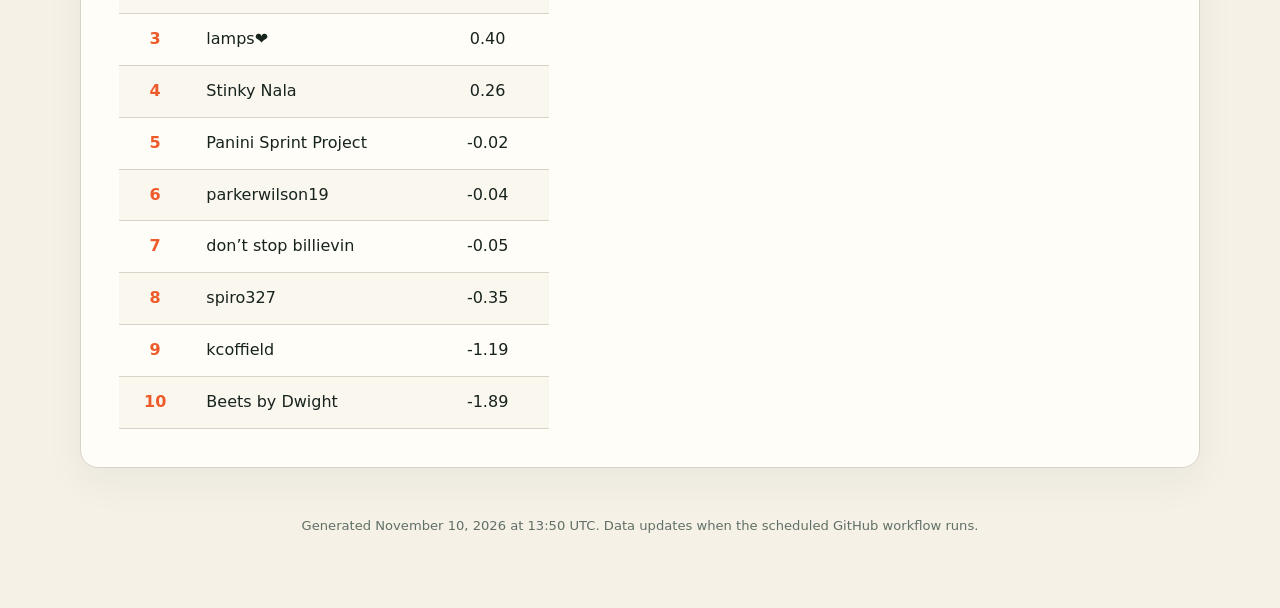
<file: content/reports/1389341850288009216/2026/week-09/index.html>
<!doctype html>
<html lang="en"><head><meta charset="utf-8"><meta name="viewport" content="width=device-width,initial-scale=1">
<meta name="description" content="Weekly Sleeper fantasy football power rankings for SYPIP">
<title>SYPIP Power Rankings</title><link rel="stylesheet" href="assets/site.css"></head>
<body><header class="hero has-image"><div class="wrap"><p class="eyebrow">2026 · Week 9</p><h1>SYPIP Power Rankings</h1><p>SYPIP · Powered by Sleeper results and KeepTradeCut roster values</p></div></header>
<main class="wrap"><nav class="report-nav" aria-label="Report navigation"><a class="home-button" href="../../../../">← Home</a></nav><section><div class="section-title"><div><p class="eyebrow">The table</p><h2>Power rankings</h2></div><p class="note">Power Score: 100 is the neutral benchmark; scores have no imposed floor or ceiling. All-play performance gains weight as the season progresses. Historical comparisons are approximate: league competition, roster values, season timing, and sample size affect scores. Different formula versions are not directly comparable. Formula: power-v2.</p></div><table class="dataframe rankings-table">
  <thead>
    <tr style="text-align: left;">
      <th>Rank</th>
      <th>Team</th>
      <th>Power Score</th>
      <th>Weekly Change</th>
      <th>Performance Rank</th>
      <th>Team Value Rank</th>
    </tr>
  </thead>
  <tbody>
    <tr>
      <td>1</td>
      <td>Panini Sprint Project</td>
      <td>112.7</td>
      <td><span class="movement up">↑ 3</span></td>
      <td>1</td>
      <td>2</td>
    </tr>
    <tr>
      <td>2</td>
      <td>Beets by Dwight</td>
      <td>106.0</td>
      <td><span class="movement up">↑ 5</span></td>
      <td>5</td>
      <td>4</td>
    </tr>
    <tr>
      <td>3</td>
      <td>The Spotted Lantern Flies</td>
      <td>105.0</td>
      <td><span class="movement same">—</span></td>
      <td>2</td>
      <td>8</td>
    </tr>
    <tr>
      <td>4</td>
      <td>Chowder</td>
      <td>104.7</td>
      <td><span class="movement down">↓ 3</span></td>
      <td>4</td>
      <td>6</td>
    </tr>
    <tr>
      <td>5</td>
      <td>lamps❤️</td>
      <td>104.0</td>
      <td><span class="movement up">↑ 1</span></td>
      <td>3</td>
      <td>7</td>
    </tr>
    <tr>
      <td>6</td>
      <td>spiro327</td>
      <td>103.4</td>
      <td><span class="movement down">↓ 4</span></td>
      <td>6</td>
      <td>5</td>
    </tr>
    <tr>
      <td>7</td>
      <td>parkerwilson19</td>
      <td>94.7</td>
      <td><span class="movement down">↓ 2</span></td>
      <td>9</td>
      <td>1</td>
    </tr>
    <tr>
      <td>8</td>
      <td>don’t stop billievin</td>
      <td>90.6</td>
      <td><span class="movement up">↑ 1</span></td>
      <td>10</td>
      <td>3</td>
    </tr>
    <tr>
      <td>9</td>
      <td>kcoffield</td>
      <td>89.5</td>
      <td><span class="movement down">↓ 1</span></td>
      <td>7</td>
      <td>9</td>
    </tr>
    <tr>
      <td>10</td>
      <td>Stinky Nala</td>
      <td>80.6</td>
      <td><span class="movement same">—</span></td>
      <td>8</td>
      <td>10</td>
    </tr>
  </tbody>
</table></section>
<section class="recap"><h2>Week 9 recap</h2><div class="prose" data-format="markdown"><p>This week’s headline: massive scoring from a few studs reshuffled the highlight reel — C.J. Stroud and Jordan Love threw fireworks, Kenneth Walker III rumbled, and Panini Sprint Project turned that firepower into the weekend’s biggest blowout. At the same time, a handful of nail-biters kept managers second-guessing lineups into Monday.</p>
<h3>Game of the Week</h3>
<p>spi­ro327 (120.64) vs don’t stop billievin (124.66) — 4.02 points<br />
This one came down to the wire: Joe Burrow paced don’t stop billievin with 29.54 points while Ja’Marr Chase tried to will spiro327 across the line with 26.5. A handful of modest outputs on both sides left the matchup decided by a razor-thin 4.02 points — the sort of loss that stings long after Sunday night highlights fade.</p>
<h3>Statement Win</h3>
<p>Panini Sprint Project 177.02 over Chowder 93.06 — 83.96 points<br />
Panini Sprint Project turned in a statement, led by C.J. Stroud’s 36.36 and CeeDee Lamb’s 28.5. Tee Higgins added 17.7 and Bucky Irving chipped in 26.5, while LAR’s defense contributed 16.0. Chowder couldn’t keep pace despite Drake Maye’s 21.26; the gap was emphatic.</p>
<h3>Weekly Heroes</h3>
<ul>
<li>C.J. Stroud (Panini Sprint Project) — 36.36</li>
<li>Jordan Love (The Spotted Lantern Flies) — 36.18</li>
<li>Kenneth Walker III (lamps❤) — 34.3</li>
<li>CeeDee Lamb (Panini Sprint Project) — 28.5</li>
<li>Puka Nacua (Beets by Dwight) — 28.0<br />
Those five were the clearest difference-makers, each putting up top-tier totals that shaped their teams’ outcomes.</li>
</ul>
<h3>Bench Regrets</h3>
<ul>
<li>Seth McGowan (Beets by Dwight) — bench RB 10.7 outscored starter Breece Hall 10.2</li>
<li>Jadarian Price (Beets by Dwight) — bench RB 9.8 outscored starter Ollie Gordon II 6.9 and starter J.K. Dobbins 2.7</li>
<li>Tre Tucker (kcoffield) — bench WR 7.5 outscored starter Justin Jefferson 7.3</li>
<li>Cam Little (Panini Sprint Project) — bench K 17.0 outscored starter Evan McPherson 13.0</li>
<li>Travis Kelce (Chowder) — bench TE 15.3 outscored starter Sam LaPorta 5.2</li>
<li>Michael Penix Jr. (lamps❤) — bench QB 14.48 outscored starter Lamar Jackson 0.0</li>
<li>Blake Corum (lamps❤) — bench RB 11.8 outscored starter Josh Jacobs 0.5</li>
<li>Bo Nix (spiro327) — bench QB 16.68 outscored starter Patrick Mahomes 16.48</li>
<li>Jonah Coleman (spiro327) — bench RB 16.8 outscored starter Chuba Hubbard 11.6</li>
<li>Denzel Boston (don’t stop billievin) — bench WR 12.8 outscored starter DJ Moore 5.1</li>
<li>Omar Cooper Jr. (don’t stop billievin) — bench WR 9.8 outscored starter Ladd McConkey 0.0</li>
<li>Will Reichard (parkerwilson19) — bench K 9.0 outscored starter Matt Gay 7.0</li>
</ul>
<p>Lineup managers, take note — your bench may be quietly scoring you regrets. Short and sweet: set those lineups for next week and enjoy the matchups.</p>
</div></section><section><h2>Playoff probabilities</h2><table class="dataframe rankings-table">
  <thead>
    <tr style="text-align: left;">
      <th>Rank</th>
      <th>Team</th>
      <th>Playoffs</th>
      <th>Seed 1</th>
      <th>Seed 2</th>
      <th>Seed 3</th>
      <th>Seed 4</th>
      <th>Seed 5</th>
      <th>Seed 6</th>
    </tr>
  </thead>
  <tbody>
    <tr>
      <td>1</td>
      <td>The Spotted Lantern Flies</td>
      <td>100.00%</td>
      <td>83.05%</td>
      <td>12.41%</td>
      <td>3.55%</td>
      <td>0.96%</td>
      <td>0.02%</td>
      <td>0.00%</td>
    </tr>
    <tr>
      <td>2</td>
      <td>lamps❤️</td>
      <td>100.00%</td>
      <td>8.88%</td>
      <td>38.85%</td>
      <td>30.33%</td>
      <td>20.34%</td>
      <td>1.40%</td>
      <td>0.19%</td>
    </tr>
    <tr>
      <td>3</td>
      <td>Chowder</td>
      <td>99.98%</td>
      <td>5.76%</td>
      <td>32.53%</td>
      <td>33.35%</td>
      <td>26.45%</td>
      <td>1.70%</td>
      <td>0.19%</td>
    </tr>
    <tr>
      <td>4</td>
      <td>Panini Sprint Project</td>
      <td>99.84%</td>
      <td>2.30%</td>
      <td>16.11%</td>
      <td>31.56%</td>
      <td>42.86%</td>
      <td>5.84%</td>
      <td>1.17%</td>
    </tr>
    <tr>
      <td>5</td>
      <td>spiro327</td>
      <td>86.08%</td>
      <td>0.00%</td>
      <td>0.07%</td>
      <td>0.81%</td>
      <td>5.73%</td>
      <td>44.04%</td>
      <td>35.44%</td>
    </tr>
    <tr>
      <td>6</td>
      <td>Beets by Dwight</td>
      <td>78.33%</td>
      <td>0.00%</td>
      <td>0.03%</td>
      <td>0.36%</td>
      <td>3.21%</td>
      <td>38.04%</td>
      <td>36.70%</td>
    </tr>
    <tr>
      <td>7</td>
      <td>parkerwilson19</td>
      <td>26.96%</td>
      <td>0.00%</td>
      <td>0.00%</td>
      <td>0.03%</td>
      <td>0.41%</td>
      <td>7.51%</td>
      <td>19.01%</td>
    </tr>
    <tr>
      <td>8</td>
      <td>kcoffield</td>
      <td>3.77%</td>
      <td>0.00%</td>
      <td>0.00%</td>
      <td>0.00%</td>
      <td>0.01%</td>
      <td>0.61%</td>
      <td>3.15%</td>
    </tr>
    <tr>
      <td>9</td>
      <td>Stinky Nala</td>
      <td>3.72%</td>
      <td>0.00%</td>
      <td>0.00%</td>
      <td>0.00%</td>
      <td>0.02%</td>
      <td>0.67%</td>
      <td>3.03%</td>
    </tr>
    <tr>
      <td>10</td>
      <td>don’t stop billievin</td>
      <td>1.32%</td>
      <td>0.00%</td>
      <td>0.00%</td>
      <td>0.00%</td>
      <td>0.00%</td>
      <td>0.18%</td>
      <td>1.13%</td>
    </tr>
  </tbody>
</table></section><section><h2>Projected standings</h2><table class="dataframe rankings-table">
  <thead>
    <tr style="text-align: left;">
      <th>Rank</th>
      <th>Team</th>
      <th>Projected Wins</th>
      <th>Projected Losses</th>
    </tr>
  </thead>
  <tbody>
    <tr>
      <td>1</td>
      <td>The Spotted Lantern Flies</td>
      <td>21.61</td>
      <td>6.39</td>
    </tr>
    <tr>
      <td>2</td>
      <td>lamps❤️</td>
      <td>18.29</td>
      <td>9.71</td>
    </tr>
    <tr>
      <td>3</td>
      <td>Chowder</td>
      <td>18.10</td>
      <td>9.90</td>
    </tr>
    <tr>
      <td>4</td>
      <td>Panini Sprint Project</td>
      <td>17.88</td>
      <td>10.12</td>
    </tr>
    <tr>
      <td>5</td>
      <td>Beets by Dwight</td>
      <td>14.07</td>
      <td>13.93</td>
    </tr>
    <tr>
      <td>6</td>
      <td>spiro327</td>
      <td>12.83</td>
      <td>15.17</td>
    </tr>
    <tr>
      <td>7</td>
      <td>parkerwilson19</td>
      <td>11.10</td>
      <td>16.90</td>
    </tr>
    <tr>
      <td>8</td>
      <td>Stinky Nala</td>
      <td>8.99</td>
      <td>19.01</td>
    </tr>
    <tr>
      <td>9</td>
      <td>kcoffield</td>
      <td>8.81</td>
      <td>19.19</td>
    </tr>
    <tr>
      <td>10</td>
      <td>don’t stop billievin</td>
      <td>8.32</td>
      <td>19.68</td>
    </tr>
  </tbody>
</table></section><section><h2>Luck index</h2><p class="note">Positive means fortunate; negative means unlucky. Based on opponent draw, score consistency, and close-game outcomes.</p><table class="dataframe rankings-table">
  <thead>
    <tr style="text-align: left;">
      <th>Rank</th>
      <th>Team</th>
      <th>Luck Index</th>
    </tr>
  </thead>
  <tbody>
    <tr>
      <td>1</td>
      <td>The Spotted Lantern Flies</td>
      <td>2.37</td>
    </tr>
    <tr>
      <td>2</td>
      <td>Chowder</td>
      <td>0.52</td>
    </tr>
    <tr>
      <td>3</td>
      <td>lamps❤️</td>
      <td>0.40</td>
    </tr>
    <tr>
      <td>4</td>
      <td>Stinky Nala</td>
      <td>0.26</td>
    </tr>
    <tr>
      <td>5</td>
      <td>Panini Sprint Project</td>
      <td>-0.02</td>
    </tr>
    <tr>
      <td>6</td>
      <td>parkerwilson19</td>
      <td>-0.04</td>
    </tr>
    <tr>
      <td>7</td>
      <td>don’t stop billievin</td>
      <td>-0.05</td>
    </tr>
    <tr>
      <td>8</td>
      <td>spiro327</td>
      <td>-0.35</td>
    </tr>
    <tr>
      <td>9</td>
      <td>kcoffield</td>
      <td>-1.19</td>
    </tr>
    <tr>
      <td>10</td>
      <td>Beets by Dwight</td>
      <td>-1.89</td>
    </tr>
  </tbody>
</table></section>
<footer>Generated November 10, 2026 at 13:50 UTC. Data updates when the scheduled GitHub workflow runs.</footer></main></body></html>
</file>
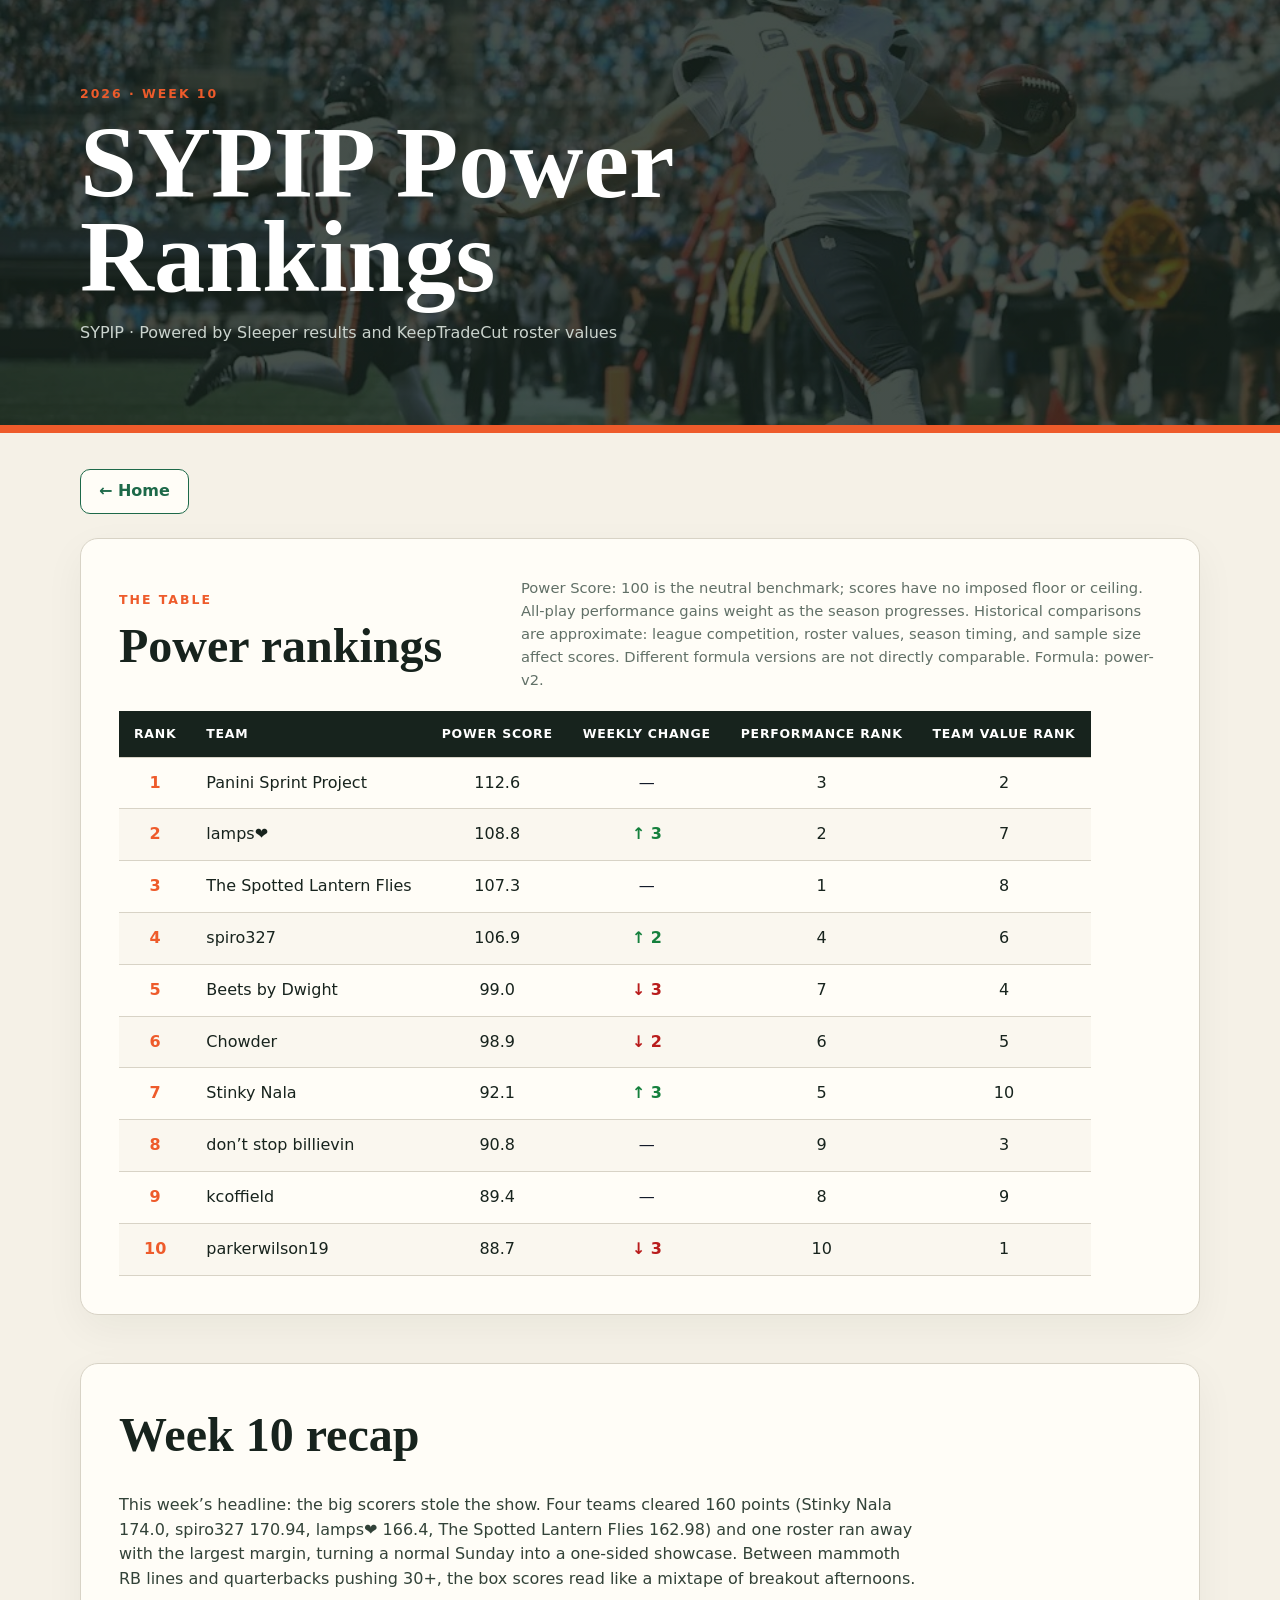
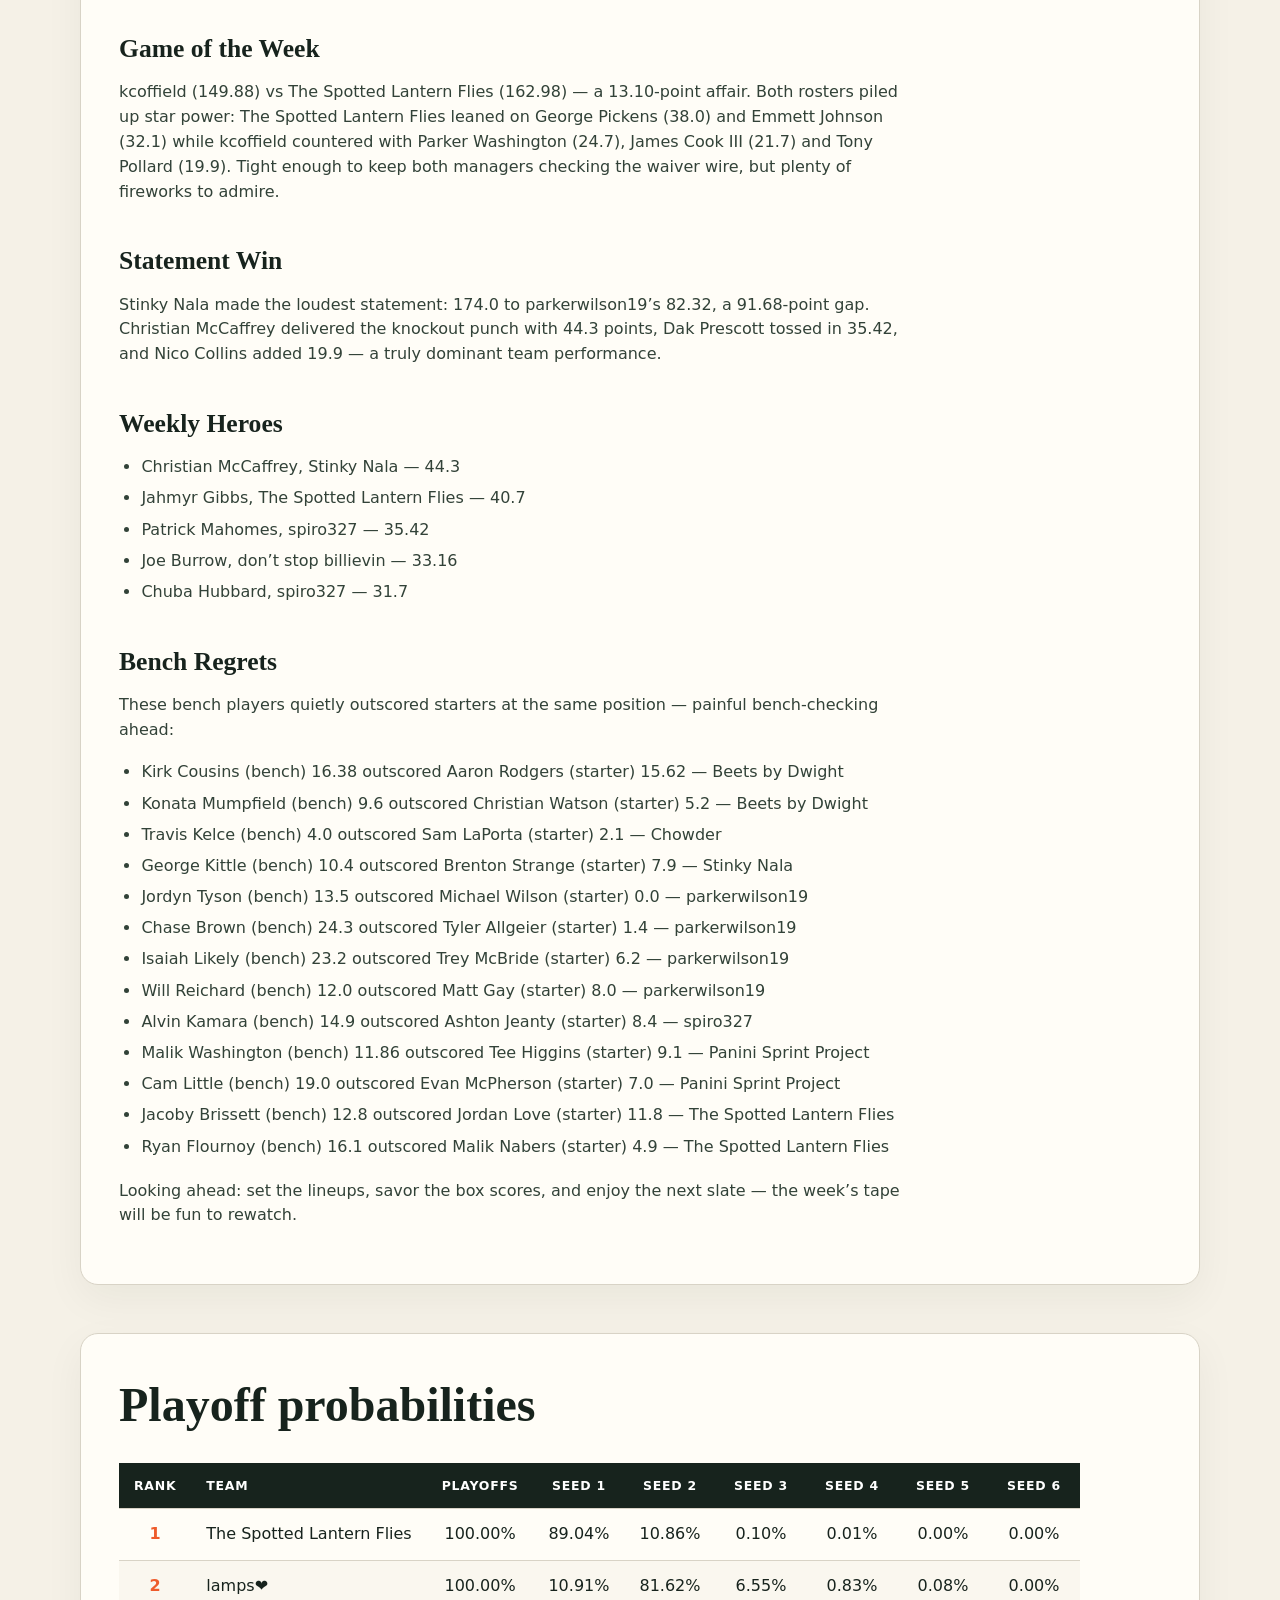
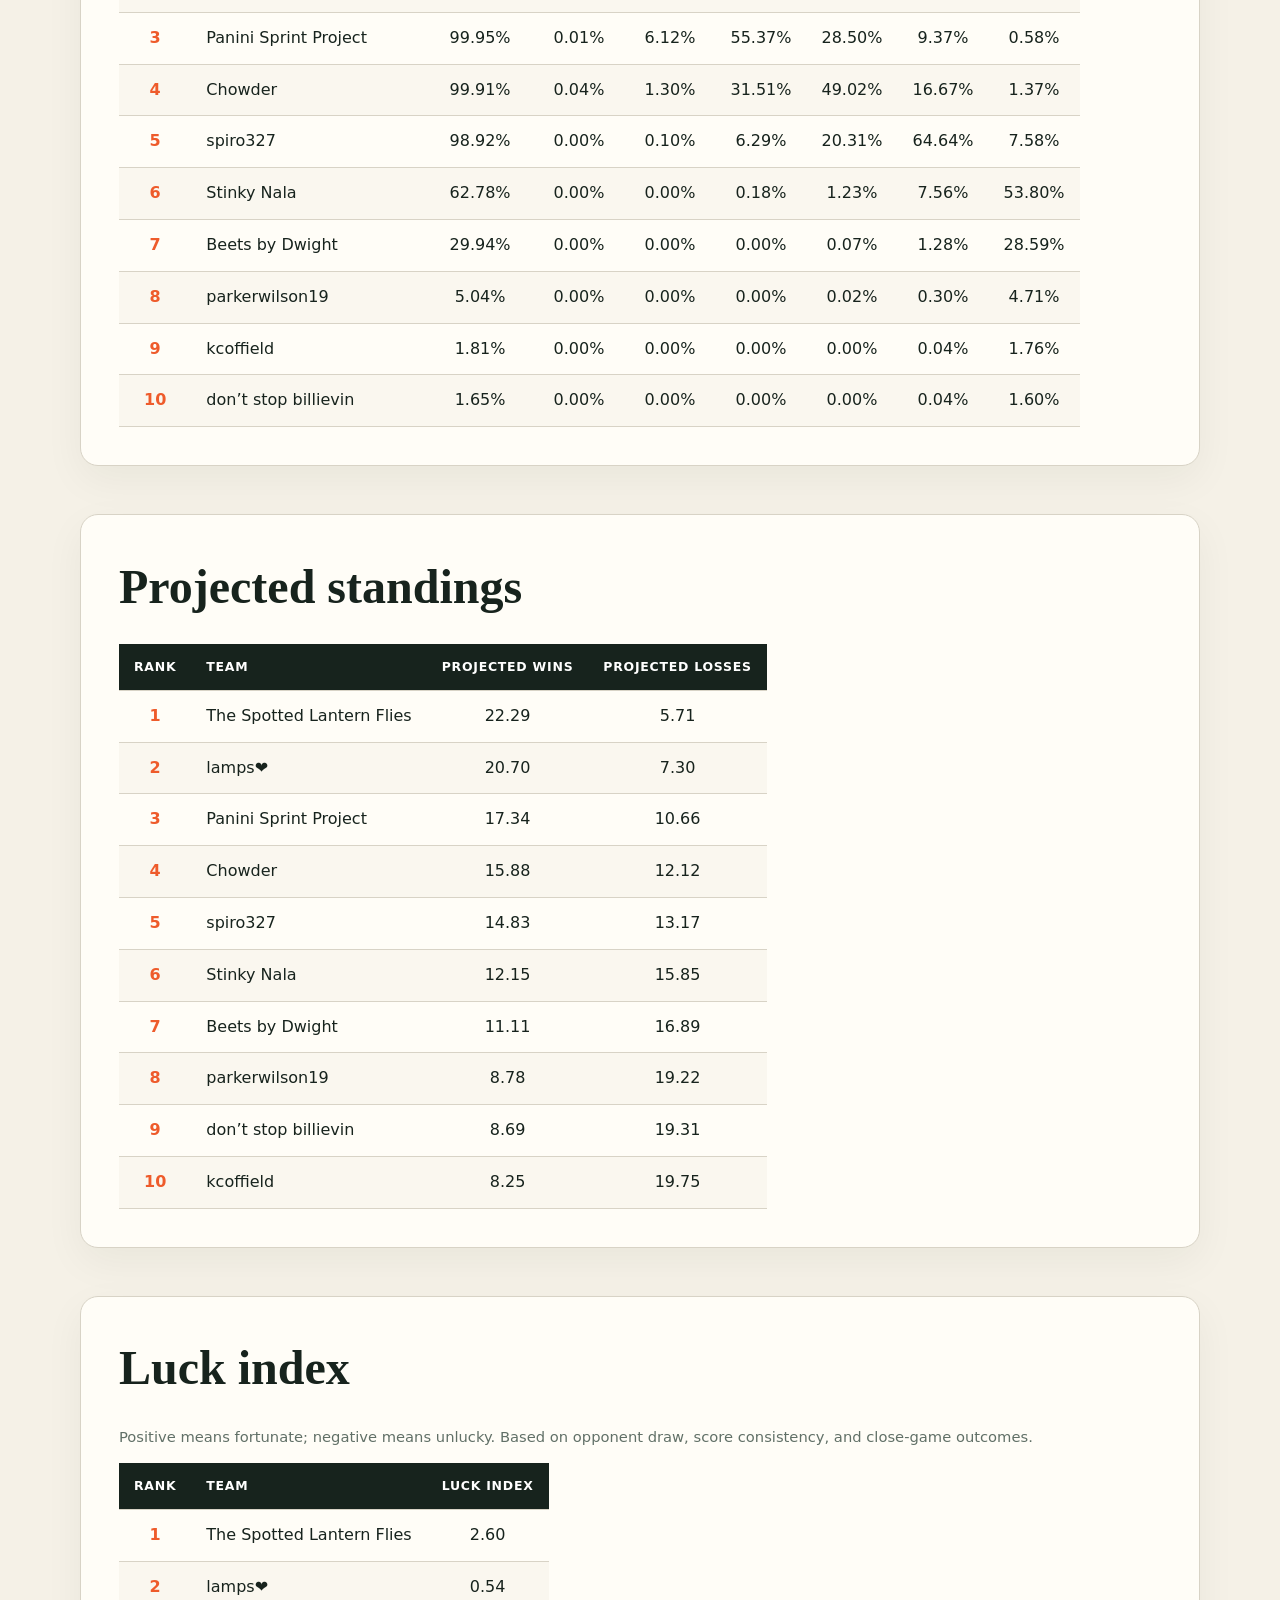
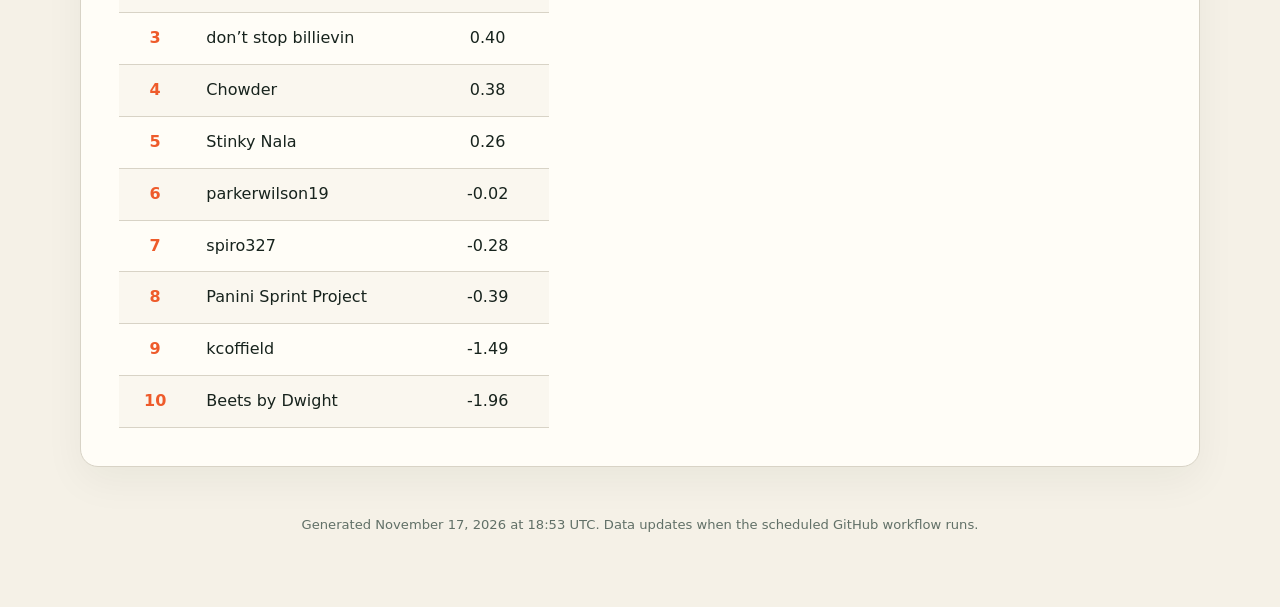
<file: content/reports/1389341850288009216/2026/week-10/index.html>
<!doctype html>
<html lang="en"><head><meta charset="utf-8"><meta name="viewport" content="width=device-width,initial-scale=1">
<meta name="description" content="Weekly Sleeper fantasy football power rankings for SYPIP">
<title>SYPIP Power Rankings</title><link rel="stylesheet" href="assets/site.css"></head>
<body><header class="hero has-image"><div class="wrap"><p class="eyebrow">2026 · Week 10</p><h1>SYPIP Power Rankings</h1><p>SYPIP · Powered by Sleeper results and KeepTradeCut roster values</p></div></header>
<main class="wrap"><nav class="report-nav" aria-label="Report navigation"><a class="home-button" href="../../../../">← Home</a></nav><section><div class="section-title"><div><p class="eyebrow">The table</p><h2>Power rankings</h2></div><p class="note">Power Score: 100 is the neutral benchmark; scores have no imposed floor or ceiling. All-play performance gains weight as the season progresses. Historical comparisons are approximate: league competition, roster values, season timing, and sample size affect scores. Different formula versions are not directly comparable. Formula: power-v2.</p></div><table class="dataframe rankings-table">
  <thead>
    <tr style="text-align: left;">
      <th>Rank</th>
      <th>Team</th>
      <th>Power Score</th>
      <th>Weekly Change</th>
      <th>Performance Rank</th>
      <th>Team Value Rank</th>
    </tr>
  </thead>
  <tbody>
    <tr>
      <td>1</td>
      <td>Panini Sprint Project</td>
      <td>112.6</td>
      <td><span class="movement same">—</span></td>
      <td>3</td>
      <td>2</td>
    </tr>
    <tr>
      <td>2</td>
      <td>lamps❤️</td>
      <td>108.8</td>
      <td><span class="movement up">↑ 3</span></td>
      <td>2</td>
      <td>7</td>
    </tr>
    <tr>
      <td>3</td>
      <td>The Spotted Lantern Flies</td>
      <td>107.3</td>
      <td><span class="movement same">—</span></td>
      <td>1</td>
      <td>8</td>
    </tr>
    <tr>
      <td>4</td>
      <td>spiro327</td>
      <td>106.9</td>
      <td><span class="movement up">↑ 2</span></td>
      <td>4</td>
      <td>6</td>
    </tr>
    <tr>
      <td>5</td>
      <td>Beets by Dwight</td>
      <td>99.0</td>
      <td><span class="movement down">↓ 3</span></td>
      <td>7</td>
      <td>4</td>
    </tr>
    <tr>
      <td>6</td>
      <td>Chowder</td>
      <td>98.9</td>
      <td><span class="movement down">↓ 2</span></td>
      <td>6</td>
      <td>5</td>
    </tr>
    <tr>
      <td>7</td>
      <td>Stinky Nala</td>
      <td>92.1</td>
      <td><span class="movement up">↑ 3</span></td>
      <td>5</td>
      <td>10</td>
    </tr>
    <tr>
      <td>8</td>
      <td>don’t stop billievin</td>
      <td>90.8</td>
      <td><span class="movement same">—</span></td>
      <td>9</td>
      <td>3</td>
    </tr>
    <tr>
      <td>9</td>
      <td>kcoffield</td>
      <td>89.4</td>
      <td><span class="movement same">—</span></td>
      <td>8</td>
      <td>9</td>
    </tr>
    <tr>
      <td>10</td>
      <td>parkerwilson19</td>
      <td>88.7</td>
      <td><span class="movement down">↓ 3</span></td>
      <td>10</td>
      <td>1</td>
    </tr>
  </tbody>
</table></section>
<section class="recap"><h2>Week 10 recap</h2><div class="prose" data-format="markdown"><p>This week’s headline: the big scorers stole the show. Four teams cleared 160 points (Stinky Nala 174.0, spiro327 170.94, lamps❤ 166.4, The Spotted Lantern Flies 162.98) and one roster ran away with the largest margin, turning a normal Sunday into a one-sided showcase. Between mammoth RB lines and quarterbacks pushing 30+, the box scores read like a mixtape of breakout afternoons.</p>
<h3>Game of the Week</h3>
<p>kcoffield (149.88) vs The Spotted Lantern Flies (162.98) — a 13.10-point affair. Both rosters piled up star power: The Spotted Lantern Flies leaned on George Pickens (38.0) and Emmett Johnson (32.1) while kcoffield countered with Parker Washington (24.7), James Cook III (21.7) and Tony Pollard (19.9). Tight enough to keep both managers checking the waiver wire, but plenty of fireworks to admire.</p>
<h3>Statement Win</h3>
<p>Stinky Nala made the loudest statement: 174.0 to parkerwilson19’s 82.32, a 91.68-point gap. Christian McCaffrey delivered the knockout punch with 44.3 points, Dak Prescott tossed in 35.42, and Nico Collins added 19.9 — a truly dominant team performance.</p>
<h3>Weekly Heroes</h3>
<ul>
<li>Christian McCaffrey, Stinky Nala — 44.3</li>
<li>Jahmyr Gibbs, The Spotted Lantern Flies — 40.7</li>
<li>Patrick Mahomes, spiro327 — 35.42</li>
<li>Joe Burrow, don’t stop billievin — 33.16</li>
<li>Chuba Hubbard, spiro327 — 31.7</li>
</ul>
<h3>Bench Regrets</h3>
<p>These bench players quietly outscored starters at the same position — painful bench-checking ahead:</p>
<ul>
<li>Kirk Cousins (bench) 16.38 outscored Aaron Rodgers (starter) 15.62 — Beets by Dwight</li>
<li>Konata Mumpfield (bench) 9.6 outscored Christian Watson (starter) 5.2 — Beets by Dwight</li>
<li>Travis Kelce (bench) 4.0 outscored Sam LaPorta (starter) 2.1 — Chowder</li>
<li>George Kittle (bench) 10.4 outscored Brenton Strange (starter) 7.9 — Stinky Nala</li>
<li>Jordyn Tyson (bench) 13.5 outscored Michael Wilson (starter) 0.0 — parkerwilson19</li>
<li>Chase Brown (bench) 24.3 outscored Tyler Allgeier (starter) 1.4 — parkerwilson19</li>
<li>Isaiah Likely (bench) 23.2 outscored Trey McBride (starter) 6.2 — parkerwilson19</li>
<li>Will Reichard (bench) 12.0 outscored Matt Gay (starter) 8.0 — parkerwilson19</li>
<li>Alvin Kamara (bench) 14.9 outscored Ashton Jeanty (starter) 8.4 — spiro327</li>
<li>Malik Washington (bench) 11.86 outscored Tee Higgins (starter) 9.1 — Panini Sprint Project</li>
<li>Cam Little (bench) 19.0 outscored Evan McPherson (starter) 7.0 — Panini Sprint Project</li>
<li>Jacoby Brissett (bench) 12.8 outscored Jordan Love (starter) 11.8 — The Spotted Lantern Flies</li>
<li>Ryan Flournoy (bench) 16.1 outscored Malik Nabers (starter) 4.9 — The Spotted Lantern Flies</li>
</ul>
<p>Looking ahead: set the lineups, savor the box scores, and enjoy the next slate — the week’s tape will be fun to rewatch.</p>
</div></section><section><h2>Playoff probabilities</h2><table class="dataframe rankings-table">
  <thead>
    <tr style="text-align: left;">
      <th>Rank</th>
      <th>Team</th>
      <th>Playoffs</th>
      <th>Seed 1</th>
      <th>Seed 2</th>
      <th>Seed 3</th>
      <th>Seed 4</th>
      <th>Seed 5</th>
      <th>Seed 6</th>
    </tr>
  </thead>
  <tbody>
    <tr>
      <td>1</td>
      <td>The Spotted Lantern Flies</td>
      <td>100.00%</td>
      <td>89.04%</td>
      <td>10.86%</td>
      <td>0.10%</td>
      <td>0.01%</td>
      <td>0.00%</td>
      <td>0.00%</td>
    </tr>
    <tr>
      <td>2</td>
      <td>lamps❤️</td>
      <td>100.00%</td>
      <td>10.91%</td>
      <td>81.62%</td>
      <td>6.55%</td>
      <td>0.83%</td>
      <td>0.08%</td>
      <td>0.00%</td>
    </tr>
    <tr>
      <td>3</td>
      <td>Panini Sprint Project</td>
      <td>99.95%</td>
      <td>0.01%</td>
      <td>6.12%</td>
      <td>55.37%</td>
      <td>28.50%</td>
      <td>9.37%</td>
      <td>0.58%</td>
    </tr>
    <tr>
      <td>4</td>
      <td>Chowder</td>
      <td>99.91%</td>
      <td>0.04%</td>
      <td>1.30%</td>
      <td>31.51%</td>
      <td>49.02%</td>
      <td>16.67%</td>
      <td>1.37%</td>
    </tr>
    <tr>
      <td>5</td>
      <td>spiro327</td>
      <td>98.92%</td>
      <td>0.00%</td>
      <td>0.10%</td>
      <td>6.29%</td>
      <td>20.31%</td>
      <td>64.64%</td>
      <td>7.58%</td>
    </tr>
    <tr>
      <td>6</td>
      <td>Stinky Nala</td>
      <td>62.78%</td>
      <td>0.00%</td>
      <td>0.00%</td>
      <td>0.18%</td>
      <td>1.23%</td>
      <td>7.56%</td>
      <td>53.80%</td>
    </tr>
    <tr>
      <td>7</td>
      <td>Beets by Dwight</td>
      <td>29.94%</td>
      <td>0.00%</td>
      <td>0.00%</td>
      <td>0.00%</td>
      <td>0.07%</td>
      <td>1.28%</td>
      <td>28.59%</td>
    </tr>
    <tr>
      <td>8</td>
      <td>parkerwilson19</td>
      <td>5.04%</td>
      <td>0.00%</td>
      <td>0.00%</td>
      <td>0.00%</td>
      <td>0.02%</td>
      <td>0.30%</td>
      <td>4.71%</td>
    </tr>
    <tr>
      <td>9</td>
      <td>kcoffield</td>
      <td>1.81%</td>
      <td>0.00%</td>
      <td>0.00%</td>
      <td>0.00%</td>
      <td>0.00%</td>
      <td>0.04%</td>
      <td>1.76%</td>
    </tr>
    <tr>
      <td>10</td>
      <td>don’t stop billievin</td>
      <td>1.65%</td>
      <td>0.00%</td>
      <td>0.00%</td>
      <td>0.00%</td>
      <td>0.00%</td>
      <td>0.04%</td>
      <td>1.60%</td>
    </tr>
  </tbody>
</table></section><section><h2>Projected standings</h2><table class="dataframe rankings-table">
  <thead>
    <tr style="text-align: left;">
      <th>Rank</th>
      <th>Team</th>
      <th>Projected Wins</th>
      <th>Projected Losses</th>
    </tr>
  </thead>
  <tbody>
    <tr>
      <td>1</td>
      <td>The Spotted Lantern Flies</td>
      <td>22.29</td>
      <td>5.71</td>
    </tr>
    <tr>
      <td>2</td>
      <td>lamps❤️</td>
      <td>20.70</td>
      <td>7.30</td>
    </tr>
    <tr>
      <td>3</td>
      <td>Panini Sprint Project</td>
      <td>17.34</td>
      <td>10.66</td>
    </tr>
    <tr>
      <td>4</td>
      <td>Chowder</td>
      <td>15.88</td>
      <td>12.12</td>
    </tr>
    <tr>
      <td>5</td>
      <td>spiro327</td>
      <td>14.83</td>
      <td>13.17</td>
    </tr>
    <tr>
      <td>6</td>
      <td>Stinky Nala</td>
      <td>12.15</td>
      <td>15.85</td>
    </tr>
    <tr>
      <td>7</td>
      <td>Beets by Dwight</td>
      <td>11.11</td>
      <td>16.89</td>
    </tr>
    <tr>
      <td>8</td>
      <td>parkerwilson19</td>
      <td>8.78</td>
      <td>19.22</td>
    </tr>
    <tr>
      <td>9</td>
      <td>don’t stop billievin</td>
      <td>8.69</td>
      <td>19.31</td>
    </tr>
    <tr>
      <td>10</td>
      <td>kcoffield</td>
      <td>8.25</td>
      <td>19.75</td>
    </tr>
  </tbody>
</table></section><section><h2>Luck index</h2><p class="note">Positive means fortunate; negative means unlucky. Based on opponent draw, score consistency, and close-game outcomes.</p><table class="dataframe rankings-table">
  <thead>
    <tr style="text-align: left;">
      <th>Rank</th>
      <th>Team</th>
      <th>Luck Index</th>
    </tr>
  </thead>
  <tbody>
    <tr>
      <td>1</td>
      <td>The Spotted Lantern Flies</td>
      <td>2.60</td>
    </tr>
    <tr>
      <td>2</td>
      <td>lamps❤️</td>
      <td>0.54</td>
    </tr>
    <tr>
      <td>3</td>
      <td>don’t stop billievin</td>
      <td>0.40</td>
    </tr>
    <tr>
      <td>4</td>
      <td>Chowder</td>
      <td>0.38</td>
    </tr>
    <tr>
      <td>5</td>
      <td>Stinky Nala</td>
      <td>0.26</td>
    </tr>
    <tr>
      <td>6</td>
      <td>parkerwilson19</td>
      <td>-0.02</td>
    </tr>
    <tr>
      <td>7</td>
      <td>spiro327</td>
      <td>-0.28</td>
    </tr>
    <tr>
      <td>8</td>
      <td>Panini Sprint Project</td>
      <td>-0.39</td>
    </tr>
    <tr>
      <td>9</td>
      <td>kcoffield</td>
      <td>-1.49</td>
    </tr>
    <tr>
      <td>10</td>
      <td>Beets by Dwight</td>
      <td>-1.96</td>
    </tr>
  </tbody>
</table></section>
<footer>Generated November 17, 2026 at 18:53 UTC. Data updates when the scheduled GitHub workflow runs.</footer></main></body></html>
</file>
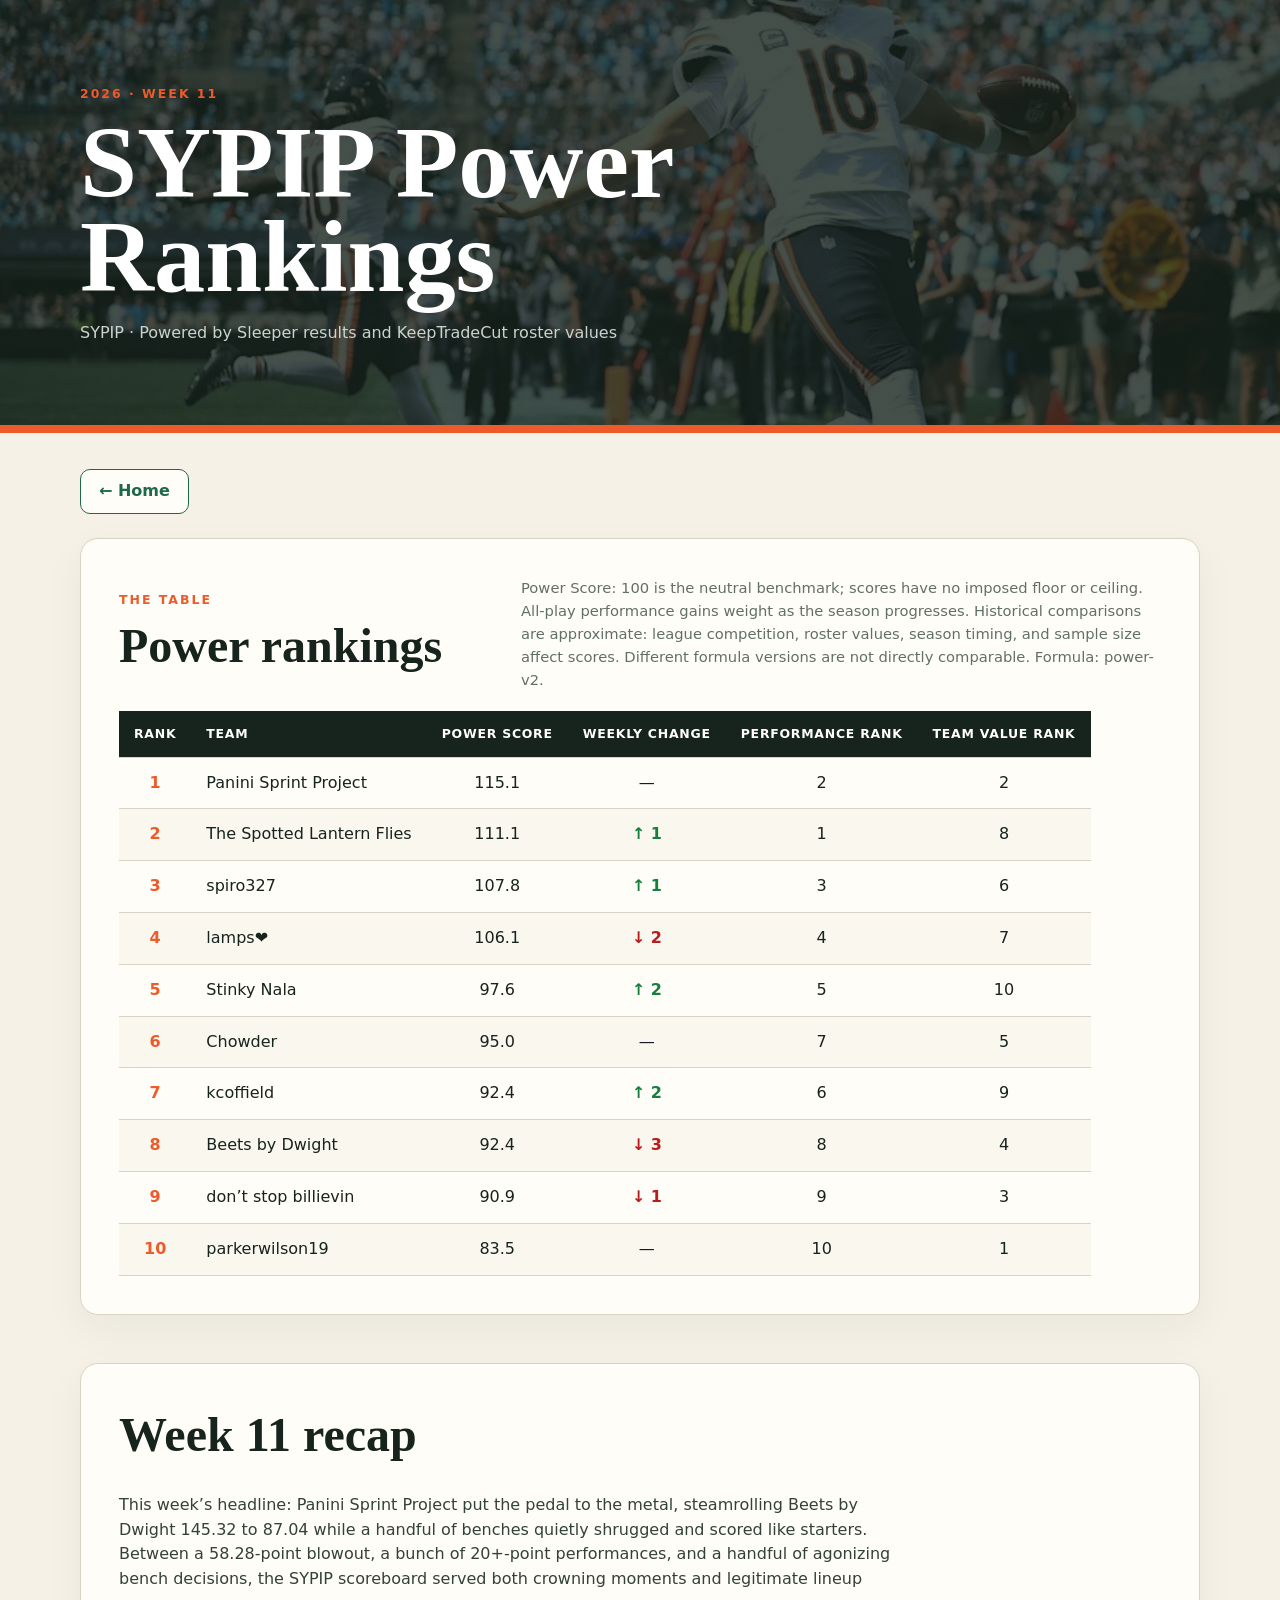
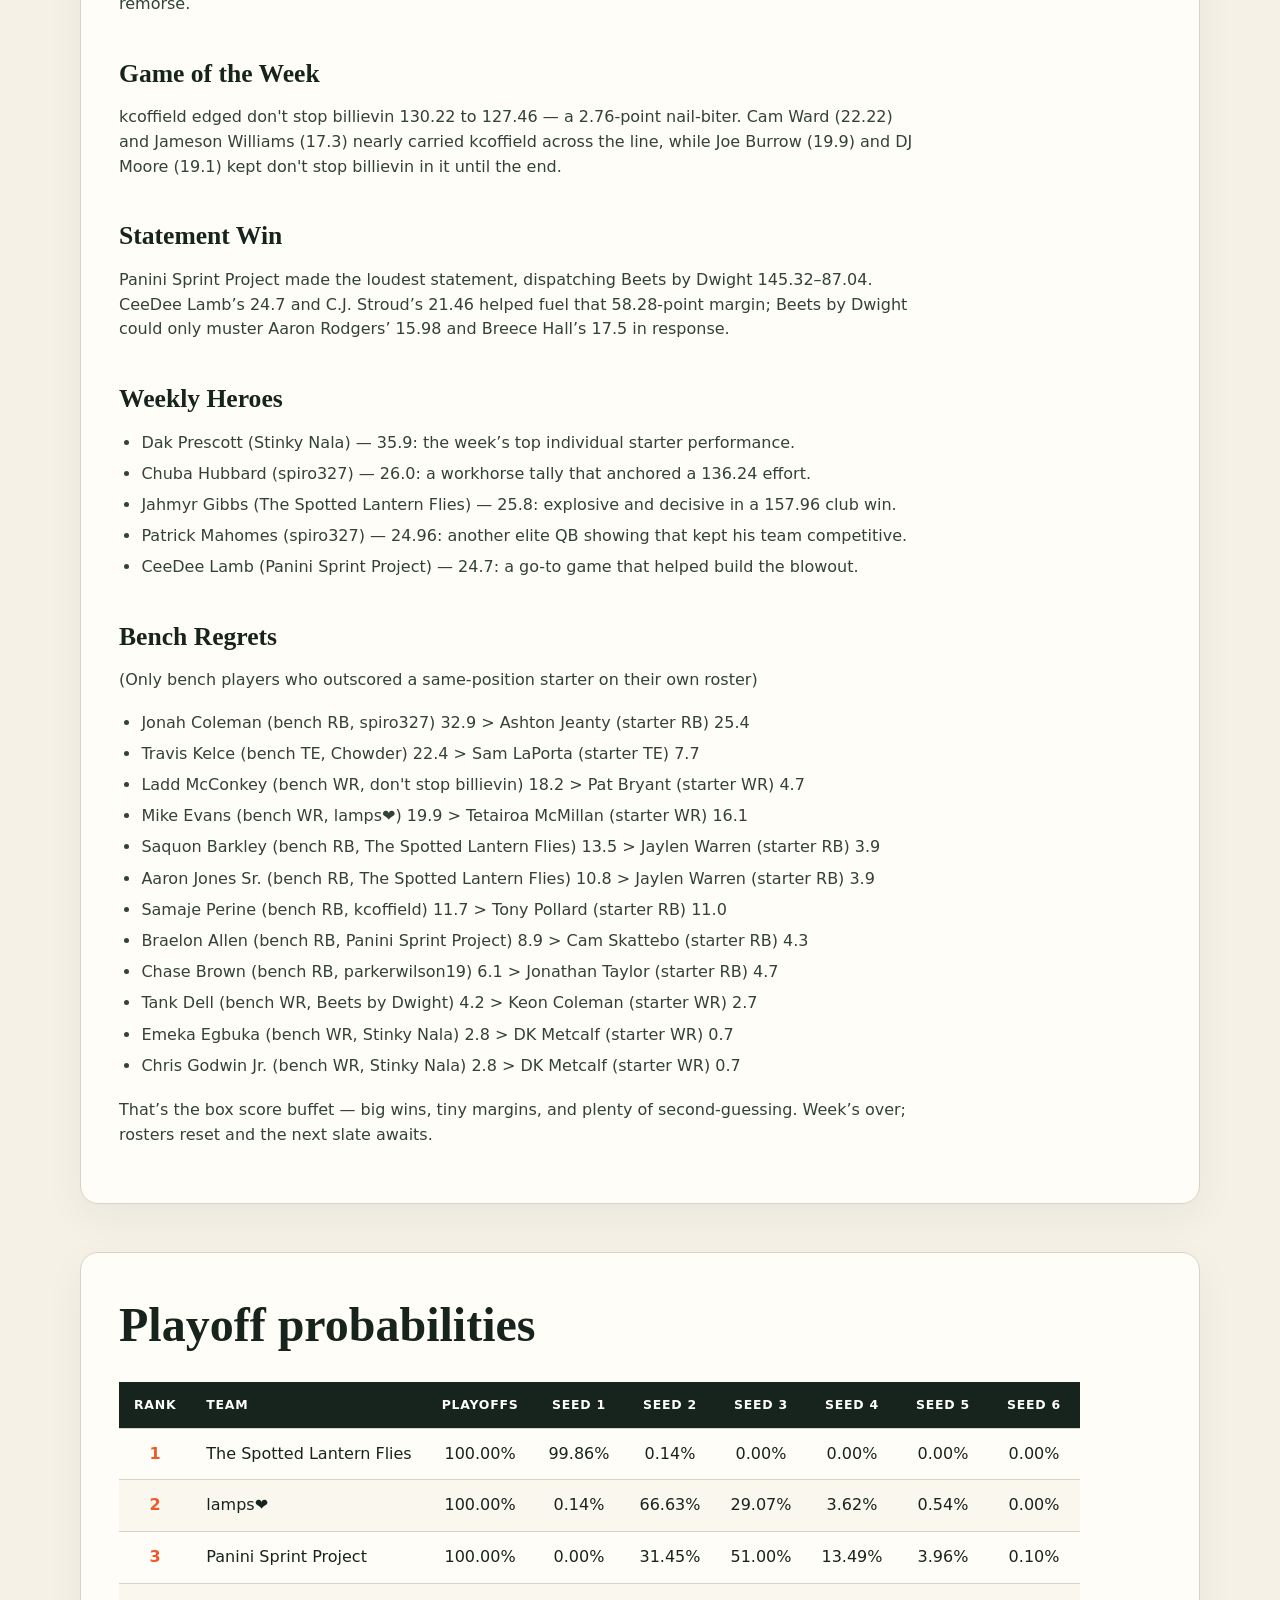
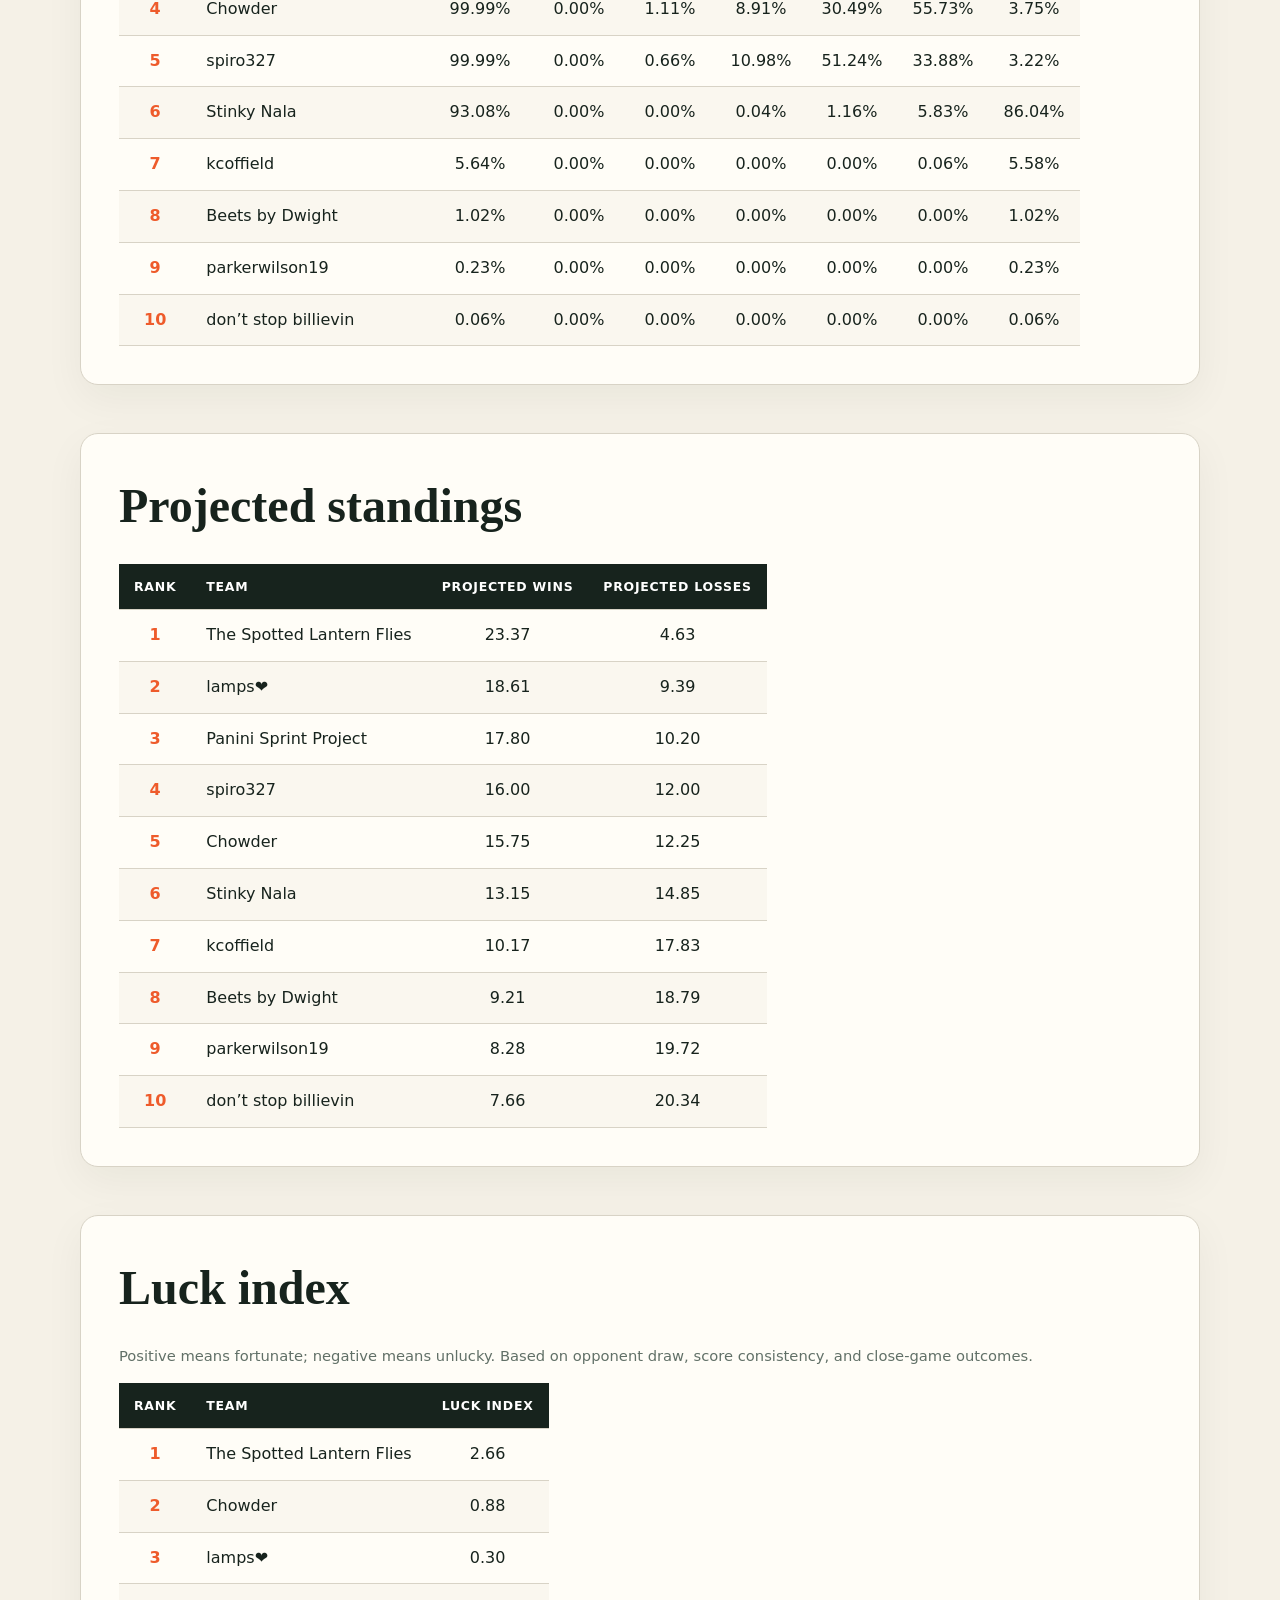
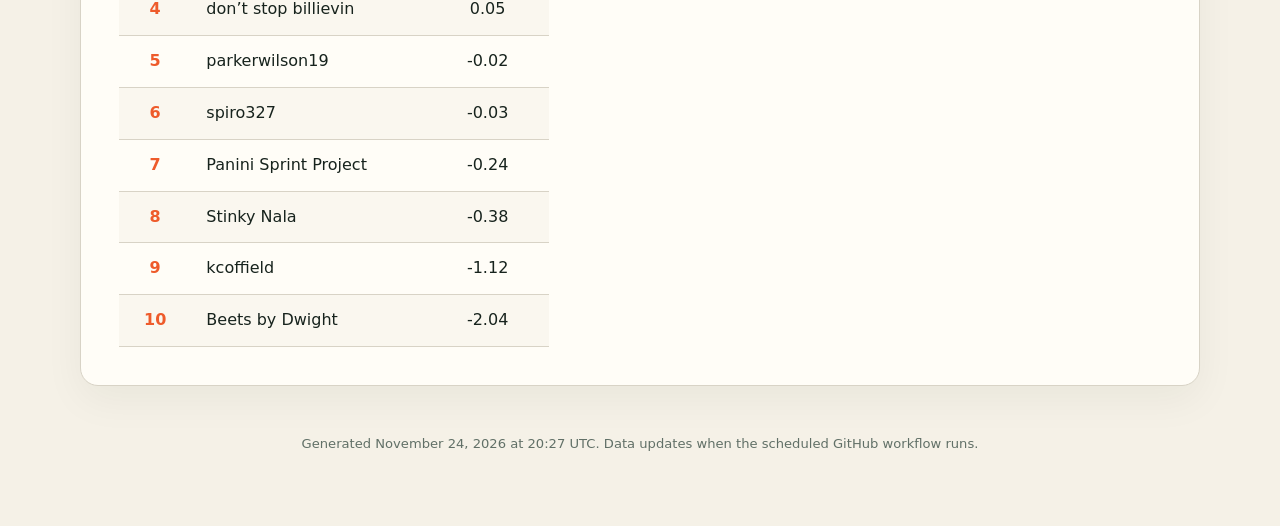
<file: content/reports/1389341850288009216/2026/week-11/index.html>
<!doctype html>
<html lang="en"><head><meta charset="utf-8"><meta name="viewport" content="width=device-width,initial-scale=1">
<meta name="description" content="Weekly Sleeper fantasy football power rankings for SYPIP">
<title>SYPIP Power Rankings</title><link rel="stylesheet" href="assets/site.css"></head>
<body><header class="hero has-image"><div class="wrap"><p class="eyebrow">2026 · Week 11</p><h1>SYPIP Power Rankings</h1><p>SYPIP · Powered by Sleeper results and KeepTradeCut roster values</p></div></header>
<main class="wrap"><nav class="report-nav" aria-label="Report navigation"><a class="home-button" href="../../../../">← Home</a></nav><section><div class="section-title"><div><p class="eyebrow">The table</p><h2>Power rankings</h2></div><p class="note">Power Score: 100 is the neutral benchmark; scores have no imposed floor or ceiling. All-play performance gains weight as the season progresses. Historical comparisons are approximate: league competition, roster values, season timing, and sample size affect scores. Different formula versions are not directly comparable. Formula: power-v2.</p></div><table class="dataframe rankings-table">
  <thead>
    <tr style="text-align: left;">
      <th>Rank</th>
      <th>Team</th>
      <th>Power Score</th>
      <th>Weekly Change</th>
      <th>Performance Rank</th>
      <th>Team Value Rank</th>
    </tr>
  </thead>
  <tbody>
    <tr>
      <td>1</td>
      <td>Panini Sprint Project</td>
      <td>115.1</td>
      <td><span class="movement same">—</span></td>
      <td>2</td>
      <td>2</td>
    </tr>
    <tr>
      <td>2</td>
      <td>The Spotted Lantern Flies</td>
      <td>111.1</td>
      <td><span class="movement up">↑ 1</span></td>
      <td>1</td>
      <td>8</td>
    </tr>
    <tr>
      <td>3</td>
      <td>spiro327</td>
      <td>107.8</td>
      <td><span class="movement up">↑ 1</span></td>
      <td>3</td>
      <td>6</td>
    </tr>
    <tr>
      <td>4</td>
      <td>lamps❤️</td>
      <td>106.1</td>
      <td><span class="movement down">↓ 2</span></td>
      <td>4</td>
      <td>7</td>
    </tr>
    <tr>
      <td>5</td>
      <td>Stinky Nala</td>
      <td>97.6</td>
      <td><span class="movement up">↑ 2</span></td>
      <td>5</td>
      <td>10</td>
    </tr>
    <tr>
      <td>6</td>
      <td>Chowder</td>
      <td>95.0</td>
      <td><span class="movement same">—</span></td>
      <td>7</td>
      <td>5</td>
    </tr>
    <tr>
      <td>7</td>
      <td>kcoffield</td>
      <td>92.4</td>
      <td><span class="movement up">↑ 2</span></td>
      <td>6</td>
      <td>9</td>
    </tr>
    <tr>
      <td>8</td>
      <td>Beets by Dwight</td>
      <td>92.4</td>
      <td><span class="movement down">↓ 3</span></td>
      <td>8</td>
      <td>4</td>
    </tr>
    <tr>
      <td>9</td>
      <td>don’t stop billievin</td>
      <td>90.9</td>
      <td><span class="movement down">↓ 1</span></td>
      <td>9</td>
      <td>3</td>
    </tr>
    <tr>
      <td>10</td>
      <td>parkerwilson19</td>
      <td>83.5</td>
      <td><span class="movement same">—</span></td>
      <td>10</td>
      <td>1</td>
    </tr>
  </tbody>
</table></section>
<section class="recap"><h2>Week 11 recap</h2><div class="prose" data-format="markdown"><p>This week’s headline: Panini Sprint Project put the pedal to the metal, steamrolling Beets by Dwight 145.32 to 87.04 while a handful of benches quietly shrugged and scored like starters. Between a 58.28-point blowout, a bunch of 20+-point performances, and a handful of agonizing bench decisions, the SYPIP scoreboard served both crowning moments and legitimate lineup remorse.</p>
<h3>Game of the Week</h3>
<p>kcoffield edged don't stop billievin 130.22 to 127.46 — a 2.76-point nail-biter. Cam Ward (22.22) and Jameson Williams (17.3) nearly carried kcoffield across the line, while Joe Burrow (19.9) and DJ Moore (19.1) kept don't stop billievin in it until the end.</p>
<h3>Statement Win</h3>
<p>Panini Sprint Project made the loudest statement, dispatching Beets by Dwight 145.32–87.04. CeeDee Lamb’s 24.7 and C.J. Stroud’s 21.46 helped fuel that 58.28-point margin; Beets by Dwight could only muster Aaron Rodgers’ 15.98 and Breece Hall’s 17.5 in response.</p>
<h3>Weekly Heroes</h3>
<ul>
<li>Dak Prescott (Stinky Nala) — 35.9: the week’s top individual starter performance.</li>
<li>Chuba Hubbard (spiro327) — 26.0: a workhorse tally that anchored a 136.24 effort.</li>
<li>Jahmyr Gibbs (The Spotted Lantern Flies) — 25.8: explosive and decisive in a 157.96 club win.</li>
<li>Patrick Mahomes (spiro327) — 24.96: another elite QB showing that kept his team competitive.</li>
<li>CeeDee Lamb (Panini Sprint Project) — 24.7: a go-to game that helped build the blowout.</li>
</ul>
<h3>Bench Regrets</h3>
<p>(Only bench players who outscored a same-position starter on their own roster)</p>
<ul>
<li>Jonah Coleman (bench RB, spiro327) 32.9 &gt; Ashton Jeanty (starter RB) 25.4</li>
<li>Travis Kelce (bench TE, Chowder) 22.4 &gt; Sam LaPorta (starter TE) 7.7</li>
<li>Ladd McConkey (bench WR, don't stop billievin) 18.2 &gt; Pat Bryant (starter WR) 4.7</li>
<li>Mike Evans (bench WR, lamps❤) 19.9 &gt; Tetairoa McMillan (starter WR) 16.1</li>
<li>Saquon Barkley (bench RB, The Spotted Lantern Flies) 13.5 &gt; Jaylen Warren (starter RB) 3.9</li>
<li>Aaron Jones Sr. (bench RB, The Spotted Lantern Flies) 10.8 &gt; Jaylen Warren (starter RB) 3.9</li>
<li>Samaje Perine (bench RB, kcoffield) 11.7 &gt; Tony Pollard (starter RB) 11.0</li>
<li>Braelon Allen (bench RB, Panini Sprint Project) 8.9 &gt; Cam Skattebo (starter RB) 4.3</li>
<li>Chase Brown (bench RB, parkerwilson19) 6.1 &gt; Jonathan Taylor (starter RB) 4.7</li>
<li>Tank Dell (bench WR, Beets by Dwight) 4.2 &gt; Keon Coleman (starter WR) 2.7</li>
<li>Emeka Egbuka (bench WR, Stinky Nala) 2.8 &gt; DK Metcalf (starter WR) 0.7</li>
<li>Chris Godwin Jr. (bench WR, Stinky Nala) 2.8 &gt; DK Metcalf (starter WR) 0.7</li>
</ul>
<p>That’s the box score buffet — big wins, tiny margins, and plenty of second-guessing. Week’s over; rosters reset and the next slate awaits.</p>
</div></section><section><h2>Playoff probabilities</h2><table class="dataframe rankings-table">
  <thead>
    <tr style="text-align: left;">
      <th>Rank</th>
      <th>Team</th>
      <th>Playoffs</th>
      <th>Seed 1</th>
      <th>Seed 2</th>
      <th>Seed 3</th>
      <th>Seed 4</th>
      <th>Seed 5</th>
      <th>Seed 6</th>
    </tr>
  </thead>
  <tbody>
    <tr>
      <td>1</td>
      <td>The Spotted Lantern Flies</td>
      <td>100.00%</td>
      <td>99.86%</td>
      <td>0.14%</td>
      <td>0.00%</td>
      <td>0.00%</td>
      <td>0.00%</td>
      <td>0.00%</td>
    </tr>
    <tr>
      <td>2</td>
      <td>lamps❤️</td>
      <td>100.00%</td>
      <td>0.14%</td>
      <td>66.63%</td>
      <td>29.07%</td>
      <td>3.62%</td>
      <td>0.54%</td>
      <td>0.00%</td>
    </tr>
    <tr>
      <td>3</td>
      <td>Panini Sprint Project</td>
      <td>100.00%</td>
      <td>0.00%</td>
      <td>31.45%</td>
      <td>51.00%</td>
      <td>13.49%</td>
      <td>3.96%</td>
      <td>0.10%</td>
    </tr>
    <tr>
      <td>4</td>
      <td>Chowder</td>
      <td>99.99%</td>
      <td>0.00%</td>
      <td>1.11%</td>
      <td>8.91%</td>
      <td>30.49%</td>
      <td>55.73%</td>
      <td>3.75%</td>
    </tr>
    <tr>
      <td>5</td>
      <td>spiro327</td>
      <td>99.99%</td>
      <td>0.00%</td>
      <td>0.66%</td>
      <td>10.98%</td>
      <td>51.24%</td>
      <td>33.88%</td>
      <td>3.22%</td>
    </tr>
    <tr>
      <td>6</td>
      <td>Stinky Nala</td>
      <td>93.08%</td>
      <td>0.00%</td>
      <td>0.00%</td>
      <td>0.04%</td>
      <td>1.16%</td>
      <td>5.83%</td>
      <td>86.04%</td>
    </tr>
    <tr>
      <td>7</td>
      <td>kcoffield</td>
      <td>5.64%</td>
      <td>0.00%</td>
      <td>0.00%</td>
      <td>0.00%</td>
      <td>0.00%</td>
      <td>0.06%</td>
      <td>5.58%</td>
    </tr>
    <tr>
      <td>8</td>
      <td>Beets by Dwight</td>
      <td>1.02%</td>
      <td>0.00%</td>
      <td>0.00%</td>
      <td>0.00%</td>
      <td>0.00%</td>
      <td>0.00%</td>
      <td>1.02%</td>
    </tr>
    <tr>
      <td>9</td>
      <td>parkerwilson19</td>
      <td>0.23%</td>
      <td>0.00%</td>
      <td>0.00%</td>
      <td>0.00%</td>
      <td>0.00%</td>
      <td>0.00%</td>
      <td>0.23%</td>
    </tr>
    <tr>
      <td>10</td>
      <td>don’t stop billievin</td>
      <td>0.06%</td>
      <td>0.00%</td>
      <td>0.00%</td>
      <td>0.00%</td>
      <td>0.00%</td>
      <td>0.00%</td>
      <td>0.06%</td>
    </tr>
  </tbody>
</table></section><section><h2>Projected standings</h2><table class="dataframe rankings-table">
  <thead>
    <tr style="text-align: left;">
      <th>Rank</th>
      <th>Team</th>
      <th>Projected Wins</th>
      <th>Projected Losses</th>
    </tr>
  </thead>
  <tbody>
    <tr>
      <td>1</td>
      <td>The Spotted Lantern Flies</td>
      <td>23.37</td>
      <td>4.63</td>
    </tr>
    <tr>
      <td>2</td>
      <td>lamps❤️</td>
      <td>18.61</td>
      <td>9.39</td>
    </tr>
    <tr>
      <td>3</td>
      <td>Panini Sprint Project</td>
      <td>17.80</td>
      <td>10.20</td>
    </tr>
    <tr>
      <td>4</td>
      <td>spiro327</td>
      <td>16.00</td>
      <td>12.00</td>
    </tr>
    <tr>
      <td>5</td>
      <td>Chowder</td>
      <td>15.75</td>
      <td>12.25</td>
    </tr>
    <tr>
      <td>6</td>
      <td>Stinky Nala</td>
      <td>13.15</td>
      <td>14.85</td>
    </tr>
    <tr>
      <td>7</td>
      <td>kcoffield</td>
      <td>10.17</td>
      <td>17.83</td>
    </tr>
    <tr>
      <td>8</td>
      <td>Beets by Dwight</td>
      <td>9.21</td>
      <td>18.79</td>
    </tr>
    <tr>
      <td>9</td>
      <td>parkerwilson19</td>
      <td>8.28</td>
      <td>19.72</td>
    </tr>
    <tr>
      <td>10</td>
      <td>don’t stop billievin</td>
      <td>7.66</td>
      <td>20.34</td>
    </tr>
  </tbody>
</table></section><section><h2>Luck index</h2><p class="note">Positive means fortunate; negative means unlucky. Based on opponent draw, score consistency, and close-game outcomes.</p><table class="dataframe rankings-table">
  <thead>
    <tr style="text-align: left;">
      <th>Rank</th>
      <th>Team</th>
      <th>Luck Index</th>
    </tr>
  </thead>
  <tbody>
    <tr>
      <td>1</td>
      <td>The Spotted Lantern Flies</td>
      <td>2.66</td>
    </tr>
    <tr>
      <td>2</td>
      <td>Chowder</td>
      <td>0.88</td>
    </tr>
    <tr>
      <td>3</td>
      <td>lamps❤️</td>
      <td>0.30</td>
    </tr>
    <tr>
      <td>4</td>
      <td>don’t stop billievin</td>
      <td>0.05</td>
    </tr>
    <tr>
      <td>5</td>
      <td>parkerwilson19</td>
      <td>-0.02</td>
    </tr>
    <tr>
      <td>6</td>
      <td>spiro327</td>
      <td>-0.03</td>
    </tr>
    <tr>
      <td>7</td>
      <td>Panini Sprint Project</td>
      <td>-0.24</td>
    </tr>
    <tr>
      <td>8</td>
      <td>Stinky Nala</td>
      <td>-0.38</td>
    </tr>
    <tr>
      <td>9</td>
      <td>kcoffield</td>
      <td>-1.12</td>
    </tr>
    <tr>
      <td>10</td>
      <td>Beets by Dwight</td>
      <td>-2.04</td>
    </tr>
  </tbody>
</table></section>
<footer>Generated November 24, 2026 at 20:27 UTC. Data updates when the scheduled GitHub workflow runs.</footer></main></body></html>
</file>
<file: content/draft-reports/1389341850288009216/2026/post-draft/assets/site.css>
:root{--ink:#17231d;--muted:#617067;--paper:#f5f1e7;--card:#fffdf7;--line:#d8d3c6;--accent:#ee5b2b;--green:#1d6949}*{box-sizing:border-box}body{margin:0;background:var(--paper);color:var(--ink);font:16px/1.55 ui-sans-serif,system-ui,-apple-system,BlinkMacSystemFont,"Segoe UI",sans-serif}.wrap{width:min(1120px,calc(100% - 32px));margin:auto}.hero{padding:72px 0 64px;background:var(--ink);color:#fff;border-bottom:8px solid var(--accent)}.hero h1{font:800 clamp(2.8rem,8vw,6.5rem)/.92 Georgia,serif;max-width:900px;margin:.12em 0}.hero p:last-child{color:#cad3cd}.eyebrow{text-transform:uppercase;letter-spacing:.16em;font-weight:800;font-size:.78rem;color:var(--accent)}main{padding:36px 0 72px}section{margin:0 0 48px;background:var(--card);border:1px solid var(--line);border-radius:18px;padding:clamp(18px,4vw,38px);box-shadow:0 14px 40px #17231d0d}h2{font:800 clamp(1.8rem,5vw,3rem)/1 Georgia,serif;margin:.2em 0 .7em}.section-title{display:flex;align-items:end;justify-content:space-between;gap:24px}.note{color:var(--muted);font-size:.92rem}.rankings-table{width:100%;border-collapse:collapse;display:block;overflow-x:auto}.rankings-table th{background:var(--ink);color:#fff;text-align:left;font-size:.78rem;letter-spacing:.06em;text-transform:uppercase}.rankings-table th,.rankings-table td{padding:13px 15px;border-bottom:1px solid var(--line);white-space:nowrap}.rankings-table tr:nth-child(even) td{background:#f5f1e780}.rankings-table td:first-child{font-weight:900;color:var(--accent)}.prose{max-width:800px;color:#324238}footer{color:var(--muted);font-size:.82rem;text-align:center}@media(max-width:650px){.hero{padding:52px 0 42px}.section-title{display:block}section{border-radius:12px;padding:18px}.rankings-table th,.rankings-table td{padding:10px 11px;font-size:.86rem}}

.teaser{min-height:100vh;background:#080b09;color:#e8eee9;display:grid;place-items:center;overflow:hidden}.teaser:before{content:"";position:fixed;inset:-30%;background:radial-gradient(circle,#1d694933 0,transparent 45%);animation:pulse 7s ease-in-out infinite}.teaser-inner{position:relative;width:min(720px,calc(100% - 40px));padding:72px 20px;text-align:center}.teaser h1{font:800 clamp(3.4rem,12vw,8rem)/.86 Georgia,serif;letter-spacing:-.055em;margin:.2em 0}.teaser-copy{color:#91a097;font-size:clamp(1rem,2.5vw,1.3rem);letter-spacing:.08em}.signal{width:10px;height:10px;margin:0 auto 40px;border-radius:50%;background:#ee5b2b;box-shadow:0 0 30px #ee5b2b;animation:blink 2.4s ease-in-out infinite}.timestamp{margin-top:72px;color:#3d4942;font-size:.68rem;letter-spacing:.12em;text-transform:uppercase}@keyframes pulse{50%{transform:scale(1.18);opacity:.55}}@keyframes blink{50%{opacity:.18;box-shadow:0 0 6px #ee5b2b}}

.report-home{display:inline-block;margin-bottom:28px;color:#fff;text-decoration:none;font-weight:800}.report-home:hover,.report-home:focus{text-decoration:underline;text-underline-offset:4px}
.report-prose{padding:38px 0 72px}.report-prose>h1:first-of-type{display:none}
.report-prose>h1:not(:first-of-type),.report-prose>h2{margin-top:50px;border-top:1px solid var(--line);padding-top:32px}
.report-prose .rankings-table th:not(:nth-child(2)),.report-prose .rankings-table td:not(:nth-child(2)){text-align:center!important}
.report-prose img{width:min(330px,100%);height:auto;display:block;margin:18px auto}
.report-prose .footnote{font-size:.82rem;color:var(--muted)}
</file>
<file: content/reports/1389341850288009216/2026/week-01/assets/site.css>
:root{--ink:#17231d;--muted:#617067;--paper:#f5f1e7;--card:#fffdf7;--line:#d8d3c6;--accent:#ee5b2b;--green:#1d6949}*{box-sizing:border-box}body{margin:0;background:var(--paper);color:var(--ink);font:16px/1.55 ui-sans-serif,system-ui,-apple-system,BlinkMacSystemFont,"Segoe UI",sans-serif}.wrap{width:min(1120px,calc(100% - 32px));margin:auto}.hero{padding:72px 0 64px;background:var(--ink);color:#fff;border-bottom:8px solid var(--accent)}.hero.has-image{position:relative;background:linear-gradient(#17231dcc,#17231dcc),url("header.jpg") center/cover no-repeat}.hero h1{font:800 clamp(2.8rem,8vw,6.5rem)/.92 Georgia,serif;max-width:900px;margin:.12em 0}.hero p:last-child{color:#cad3cd}.eyebrow{text-transform:uppercase;letter-spacing:.16em;font-weight:800;font-size:.78rem;color:var(--accent)}main{padding:36px 0 72px}section{margin:0 0 48px;background:var(--card);border:1px solid var(--line);border-radius:18px;padding:clamp(18px,4vw,38px);box-shadow:0 14px 40px #17231d0d}h2{font:800 clamp(1.8rem,5vw,3rem)/1 Georgia,serif;margin:.2em 0 .7em}.section-title{display:flex;align-items:end;justify-content:space-between;gap:24px}.note{color:var(--muted);font-size:.92rem}.rankings-table{width:100%;border-collapse:collapse;display:block;overflow-x:auto}.rankings-table th{background:var(--ink);color:#fff;text-align:left;font-size:.78rem;letter-spacing:.06em;text-transform:uppercase}.rankings-table th,.rankings-table td{padding:13px 15px;border-bottom:1px solid var(--line);white-space:nowrap}.rankings-table tr:nth-child(even) td{background:#f5f1e780}.rankings-table td:first-child{font-weight:900;color:var(--accent)}.prose{max-width:800px;color:#324238}footer{color:var(--muted);font-size:.82rem;text-align:center}@media(max-width:650px){.hero{padding:52px 0 42px}.section-title{display:block}section{border-radius:12px;padding:18px}.rankings-table th,.rankings-table td{padding:10px 11px;font-size:.86rem}}

.teaser{min-height:100vh;background:#080b09;color:#e8eee9;display:grid;place-items:center;overflow:hidden}.teaser:before{content:"";position:fixed;inset:-30%;background:radial-gradient(circle,#1d694933 0,transparent 45%);animation:pulse 7s ease-in-out infinite}.teaser-inner{position:relative;width:min(720px,calc(100% - 40px));padding:72px 20px;text-align:center}.teaser h1{font:800 clamp(3.4rem,12vw,8rem)/.86 Georgia,serif;letter-spacing:-.055em;margin:.2em 0}.teaser-copy{color:#91a097;font-size:clamp(1rem,2.5vw,1.3rem);letter-spacing:.08em}.signal{width:10px;height:10px;margin:0 auto 40px;border-radius:50%;background:#ee5b2b;box-shadow:0 0 30px #ee5b2b;animation:blink 2.4s ease-in-out infinite}.timestamp{margin-top:72px;color:#3d4942;font-size:.68rem;letter-spacing:.12em;text-transform:uppercase}@keyframes pulse{50%{transform:scale(1.18);opacity:.55}}@keyframes blink{50%{opacity:.18;box-shadow:0 0 6px #ee5b2b}}
</file>
<file: content/reports/1389341850288009216/2026/week-02/assets/site.css>
:root{--ink:#17231d;--muted:#617067;--paper:#f5f1e7;--card:#fffdf7;--line:#d8d3c6;--accent:#ee5b2b;--green:#1d6949}*{box-sizing:border-box}body{margin:0;background:var(--paper);color:var(--ink);font:16px/1.55 ui-sans-serif,system-ui,-apple-system,BlinkMacSystemFont,"Segoe UI",sans-serif}.wrap{width:min(1120px,calc(100% - 32px));margin:auto}.hero{padding:72px 0 64px;background:var(--ink);color:#fff;border-bottom:8px solid var(--accent)}.hero.has-image{position:relative;background:linear-gradient(#17231dcc,#17231dcc),url("header.jpg") center/cover no-repeat}.hero h1{font:800 clamp(2.8rem,8vw,6.5rem)/.92 Georgia,serif;max-width:900px;margin:.12em 0}.hero p:last-child{color:#cad3cd}.eyebrow{text-transform:uppercase;letter-spacing:.16em;font-weight:800;font-size:.78rem;color:var(--accent)}main{padding:36px 0 72px}section{margin:0 0 48px;background:var(--card);border:1px solid var(--line);border-radius:18px;padding:clamp(18px,4vw,38px);box-shadow:0 14px 40px #17231d0d}h2{font:800 clamp(1.8rem,5vw,3rem)/1 Georgia,serif;margin:.2em 0 .7em}.section-title{display:flex;align-items:end;justify-content:space-between;gap:24px}.note{color:var(--muted);font-size:.92rem}.rankings-table{width:100%;border-collapse:collapse;display:block;overflow-x:auto}.rankings-table th{background:var(--ink);color:#fff;text-align:left;font-size:.78rem;letter-spacing:.06em;text-transform:uppercase}.rankings-table th,.rankings-table td{padding:13px 15px;border-bottom:1px solid var(--line);white-space:nowrap}.rankings-table tr:nth-child(even) td{background:#f5f1e780}.rankings-table td:first-child{font-weight:900;color:var(--accent)}.prose{max-width:800px;color:#324238}footer{color:var(--muted);font-size:.82rem;text-align:center}@media(max-width:650px){.hero{padding:52px 0 42px}.section-title{display:block}section{border-radius:12px;padding:18px}.rankings-table th,.rankings-table td{padding:10px 11px;font-size:.86rem}}

.teaser{min-height:100vh;background:#080b09;color:#e8eee9;display:grid;place-items:center;overflow:hidden}.teaser:before{content:"";position:fixed;inset:-30%;background:radial-gradient(circle,#1d694933 0,transparent 45%);animation:pulse 7s ease-in-out infinite}.teaser-inner{position:relative;width:min(720px,calc(100% - 40px));padding:72px 20px;text-align:center}.teaser h1{font:800 clamp(3.4rem,12vw,8rem)/.86 Georgia,serif;letter-spacing:-.055em;margin:.2em 0}.teaser-copy{color:#91a097;font-size:clamp(1rem,2.5vw,1.3rem);letter-spacing:.08em}.signal{width:10px;height:10px;margin:0 auto 40px;border-radius:50%;background:#ee5b2b;box-shadow:0 0 30px #ee5b2b;animation:blink 2.4s ease-in-out infinite}.timestamp{margin-top:72px;color:#3d4942;font-size:.68rem;letter-spacing:.12em;text-transform:uppercase}@keyframes pulse{50%{transform:scale(1.18);opacity:.55}}@keyframes blink{50%{opacity:.18;box-shadow:0 0 6px #ee5b2b}}
</file>
<file: content/reports/1389341850288009216/2026/week-03/assets/site.css>
:root{--ink:#17231d;--muted:#617067;--paper:#f5f1e7;--card:#fffdf7;--line:#d8d3c6;--accent:#ee5b2b;--green:#1d6949}*{box-sizing:border-box}body{margin:0;background:var(--paper);color:var(--ink);font:16px/1.55 ui-sans-serif,system-ui,-apple-system,BlinkMacSystemFont,"Segoe UI",sans-serif}.wrap{width:min(1120px,calc(100% - 32px));margin:auto}.hero{padding:72px 0 64px;background:var(--ink);color:#fff;border-bottom:8px solid var(--accent)}.hero.has-image{position:relative;background:linear-gradient(#17231dcc,#17231dcc),url("header.jpg") center/cover no-repeat}.hero h1{font:800 clamp(2.8rem,8vw,6.5rem)/.92 Georgia,serif;max-width:900px;margin:.12em 0}.hero p:last-child{color:#cad3cd}.eyebrow{text-transform:uppercase;letter-spacing:.16em;font-weight:800;font-size:.78rem;color:var(--accent)}main{padding:36px 0 72px}section{margin:0 0 48px;background:var(--card);border:1px solid var(--line);border-radius:18px;padding:clamp(18px,4vw,38px);box-shadow:0 14px 40px #17231d0d}h2{font:800 clamp(1.8rem,5vw,3rem)/1 Georgia,serif;margin:.2em 0 .7em}.section-title{display:flex;align-items:end;justify-content:space-between;gap:24px}.note{color:var(--muted);font-size:.92rem}.rankings-table{width:100%;border-collapse:collapse;display:block;overflow-x:auto}.rankings-table th{background:var(--ink);color:#fff;text-align:left;font-size:.78rem;letter-spacing:.06em;text-transform:uppercase}.rankings-table th,.rankings-table td{padding:13px 15px;border-bottom:1px solid var(--line);white-space:nowrap}.rankings-table tr:nth-child(even) td{background:#f5f1e780}.rankings-table td:first-child{font-weight:900;color:var(--accent)}.prose{max-width:800px;color:#324238}footer{color:var(--muted);font-size:.82rem;text-align:center}@media(max-width:650px){.hero{padding:52px 0 42px}.section-title{display:block}section{border-radius:12px;padding:18px}.rankings-table th,.rankings-table td{padding:10px 11px;font-size:.86rem}}

.teaser{min-height:100vh;background:#080b09;color:#e8eee9;display:grid;place-items:center;overflow:hidden}.teaser:before{content:"";position:fixed;inset:-30%;background:radial-gradient(circle,#1d694933 0,transparent 45%);animation:pulse 7s ease-in-out infinite}.teaser-inner{position:relative;width:min(720px,calc(100% - 40px));padding:72px 20px;text-align:center}.teaser h1{font:800 clamp(3.4rem,12vw,8rem)/.86 Georgia,serif;letter-spacing:-.055em;margin:.2em 0}.teaser-copy{color:#91a097;font-size:clamp(1rem,2.5vw,1.3rem);letter-spacing:.08em}.signal{width:10px;height:10px;margin:0 auto 40px;border-radius:50%;background:#ee5b2b;box-shadow:0 0 30px #ee5b2b;animation:blink 2.4s ease-in-out infinite}.timestamp{margin-top:72px;color:#3d4942;font-size:.68rem;letter-spacing:.12em;text-transform:uppercase}@keyframes pulse{50%{transform:scale(1.18);opacity:.55}}@keyframes blink{50%{opacity:.18;box-shadow:0 0 6px #ee5b2b}}
</file>
<file: content/reports/1389341850288009216/2026/week-04/assets/site.css>
:root{--ink:#17231d;--muted:#617067;--paper:#f5f1e7;--card:#fffdf7;--line:#d8d3c6;--accent:#ee5b2b;--green:#1d6949}*{box-sizing:border-box}body{margin:0;background:var(--paper);color:var(--ink);font:16px/1.55 ui-sans-serif,system-ui,-apple-system,BlinkMacSystemFont,"Segoe UI",sans-serif}.wrap{width:min(1120px,calc(100% - 32px));margin:auto}.hero{padding:72px 0 64px;background:var(--ink);color:#fff;border-bottom:8px solid var(--accent)}.hero.has-image{position:relative;background:linear-gradient(#17231dcc,#17231dcc),url("header.jpg") center/cover no-repeat}.hero h1{font:800 clamp(2.8rem,8vw,6.5rem)/.92 Georgia,serif;max-width:900px;margin:.12em 0}.hero p:last-child{color:#cad3cd}.eyebrow{text-transform:uppercase;letter-spacing:.16em;font-weight:800;font-size:.78rem;color:var(--accent)}main{padding:36px 0 72px}section{margin:0 0 48px;background:var(--card);border:1px solid var(--line);border-radius:18px;padding:clamp(18px,4vw,38px);box-shadow:0 14px 40px #17231d0d}h2{font:800 clamp(1.8rem,5vw,3rem)/1 Georgia,serif;margin:.2em 0 .7em}.section-title{display:flex;align-items:end;justify-content:space-between;gap:24px}.note{color:var(--muted);font-size:.92rem}.rankings-table{width:100%;border-collapse:collapse;display:block;overflow-x:auto}.rankings-table th{background:var(--ink);color:#fff;text-align:left;font-size:.78rem;letter-spacing:.06em;text-transform:uppercase}.rankings-table th,.rankings-table td{padding:13px 15px;border-bottom:1px solid var(--line);white-space:nowrap}.rankings-table tr:nth-child(even) td{background:#f5f1e780}.rankings-table td:first-child{font-weight:900;color:var(--accent)}.prose{max-width:800px;color:#324238}footer{color:var(--muted);font-size:.82rem;text-align:center}@media(max-width:650px){.hero{padding:52px 0 42px}.section-title{display:block}section{border-radius:12px;padding:18px}.rankings-table th,.rankings-table td{padding:10px 11px;font-size:.86rem}}

.teaser{min-height:100vh;background:#080b09;color:#e8eee9;display:grid;place-items:center;overflow:hidden}.teaser:before{content:"";position:fixed;inset:-30%;background:radial-gradient(circle,#1d694933 0,transparent 45%);animation:pulse 7s ease-in-out infinite}.teaser-inner{position:relative;width:min(720px,calc(100% - 40px));padding:72px 20px;text-align:center}.teaser h1{font:800 clamp(3.4rem,12vw,8rem)/.86 Georgia,serif;letter-spacing:-.055em;margin:.2em 0}.teaser-copy{color:#91a097;font-size:clamp(1rem,2.5vw,1.3rem);letter-spacing:.08em}.signal{width:10px;height:10px;margin:0 auto 40px;border-radius:50%;background:#ee5b2b;box-shadow:0 0 30px #ee5b2b;animation:blink 2.4s ease-in-out infinite}.timestamp{margin-top:72px;color:#3d4942;font-size:.68rem;letter-spacing:.12em;text-transform:uppercase}@keyframes pulse{50%{transform:scale(1.18);opacity:.55}}@keyframes blink{50%{opacity:.18;box-shadow:0 0 6px #ee5b2b}}
</file>
<file: content/reports/1389341850288009216/2026/week-05/assets/site.css>
:root{--ink:#17231d;--muted:#617067;--paper:#f5f1e7;--card:#fffdf7;--line:#d8d3c6;--accent:#ee5b2b;--green:#1d6949}*{box-sizing:border-box}body{margin:0;background:var(--paper);color:var(--ink);font:16px/1.55 ui-sans-serif,system-ui,-apple-system,BlinkMacSystemFont,"Segoe UI",sans-serif}.wrap{width:min(1120px,calc(100% - 32px));margin:auto}.hero{padding:72px 0 64px;background:var(--ink);color:#fff;border-bottom:8px solid var(--accent)}.hero.has-image{position:relative;background:linear-gradient(#17231dcc,#17231dcc),url("header.jpg") center/cover no-repeat}.hero h1{font:800 clamp(2.8rem,8vw,6.5rem)/.92 Georgia,serif;max-width:900px;margin:.12em 0}.hero p:last-child{color:#cad3cd}.eyebrow{text-transform:uppercase;letter-spacing:.16em;font-weight:800;font-size:.78rem;color:var(--accent)}main{padding:36px 0 72px}section{margin:0 0 48px;background:var(--card);border:1px solid var(--line);border-radius:18px;padding:clamp(18px,4vw,38px);box-shadow:0 14px 40px #17231d0d}h2{font:800 clamp(1.8rem,5vw,3rem)/1 Georgia,serif;margin:.2em 0 .7em}.section-title{display:flex;align-items:end;justify-content:space-between;gap:24px}.note{color:var(--muted);font-size:.92rem}.rankings-table{width:100%;border-collapse:collapse;display:block;overflow-x:auto}.rankings-table th{background:var(--ink);color:#fff;text-align:left;font-size:.78rem;letter-spacing:.06em;text-transform:uppercase}.rankings-table th,.rankings-table td{padding:13px 15px;border-bottom:1px solid var(--line);white-space:nowrap}.rankings-table tr:nth-child(even) td{background:#f5f1e780}.rankings-table td:first-child{font-weight:900;color:var(--accent)}.prose{max-width:800px;color:#324238}footer{color:var(--muted);font-size:.82rem;text-align:center}@media(max-width:650px){.hero{padding:52px 0 42px}.section-title{display:block}section{border-radius:12px;padding:18px}.rankings-table th,.rankings-table td{padding:10px 11px;font-size:.86rem}}

.rankings-table th,.rankings-table td{text-align:center}
.rankings-table th:nth-child(2),.rankings-table td:nth-child(2){text-align:left}
.movement.up{color:#15803d;font-weight:800}.movement.down{color:#b91c1c;font-weight:800}.movement.same{color:#111827}

.teaser{min-height:100vh;background:#080b09;color:#e8eee9;display:grid;place-items:center;overflow:hidden}.teaser:before{content:"";position:fixed;inset:-30%;background:radial-gradient(circle,#1d694933 0,transparent 45%);animation:pulse 7s ease-in-out infinite}.teaser-inner{position:relative;width:min(720px,calc(100% - 40px));padding:72px 20px;text-align:center}.teaser h1{font:800 clamp(3.4rem,12vw,8rem)/.86 Georgia,serif;letter-spacing:-.055em;margin:.2em 0}.teaser-copy{color:#91a097;font-size:clamp(1rem,2.5vw,1.3rem);letter-spacing:.08em}.signal{width:10px;height:10px;margin:0 auto 40px;border-radius:50%;background:#ee5b2b;box-shadow:0 0 30px #ee5b2b;animation:blink 2.4s ease-in-out infinite}.timestamp{margin-top:72px;color:#3d4942;font-size:.68rem;letter-spacing:.12em;text-transform:uppercase}@keyframes pulse{50%{transform:scale(1.18);opacity:.55}}@keyframes blink{50%{opacity:.18;box-shadow:0 0 6px #ee5b2b}}

.report-nav{margin:0 0 24px}.home-button{display:inline-flex;align-items:center;min-height:44px;padding:9px 18px;border:1px solid var(--green);border-radius:10px;color:var(--green);font-weight:700;text-decoration:none;background:var(--card)}
.home-button:hover{background:var(--green);color:white}a:focus-visible{outline:3px solid var(--accent);outline-offset:4px}
.prose p{margin:0 0 1.1em}.prose h3{font:700 clamp(1.25rem,3vw,1.6rem)/1.25 Georgia,serif;margin:1.6em 0 .6em;color:var(--ink)}.prose h3:first-child{margin-top:0}.prose ul,.prose ol{padding-left:1.4em;margin:0 0 1.2em}.prose li{margin:.4em 0}.prose a{color:var(--green)}.prose{overflow-wrap:anywhere}
.section-title{align-items:start;flex-wrap:wrap}.section-title .note{max-width:640px;margin:0 0 20px}.section-title>div{flex:1 0 220px}
.archive-intro{color:var(--muted);margin:0 0 24px}.report-list{display:grid;grid-template-columns:repeat(auto-fit,minmax(min(100%,260px),1fr));gap:14px;list-style:none;padding:0;margin:0}.report-list a,.report-list a:visited{display:flex;align-items:center;justify-content:space-between;gap:16px;padding:20px 22px;min-height:72px;border:1px solid var(--line);border-radius:12px;background:var(--paper);color:var(--ink);font-weight:700;text-decoration:none}.report-list a:hover{border-color:var(--green);background:#eaf0e8}.report-list .arrow{color:var(--green)}
</file>
<file: content/reports/1389341850288009216/2026/week-06/assets/site.css>
:root{--ink:#17231d;--muted:#617067;--paper:#f5f1e7;--card:#fffdf7;--line:#d8d3c6;--accent:#ee5b2b;--green:#1d6949}*{box-sizing:border-box}body{margin:0;background:var(--paper);color:var(--ink);font:16px/1.55 ui-sans-serif,system-ui,-apple-system,BlinkMacSystemFont,"Segoe UI",sans-serif}.wrap{width:min(1120px,calc(100% - 32px));margin:auto}.hero{padding:72px 0 64px;background:var(--ink);color:#fff;border-bottom:8px solid var(--accent)}.hero.has-image{position:relative;background:linear-gradient(#17231dcc,#17231dcc),url("header.jpg") center/cover no-repeat}.hero h1{font:800 clamp(2.8rem,8vw,6.5rem)/.92 Georgia,serif;max-width:900px;margin:.12em 0}.hero p:last-child{color:#cad3cd}.eyebrow{text-transform:uppercase;letter-spacing:.16em;font-weight:800;font-size:.78rem;color:var(--accent)}main{padding:36px 0 72px}section{margin:0 0 48px;background:var(--card);border:1px solid var(--line);border-radius:18px;padding:clamp(18px,4vw,38px);box-shadow:0 14px 40px #17231d0d}h2{font:800 clamp(1.8rem,5vw,3rem)/1 Georgia,serif;margin:.2em 0 .7em}.section-title{display:flex;align-items:end;justify-content:space-between;gap:24px}.note{color:var(--muted);font-size:.92rem}.rankings-table{width:100%;border-collapse:collapse;display:block;overflow-x:auto}.rankings-table th{background:var(--ink);color:#fff;text-align:left;font-size:.78rem;letter-spacing:.06em;text-transform:uppercase}.rankings-table th,.rankings-table td{padding:13px 15px;border-bottom:1px solid var(--line);white-space:nowrap}.rankings-table tr:nth-child(even) td{background:#f5f1e780}.rankings-table td:first-child{font-weight:900;color:var(--accent)}.prose{max-width:800px;color:#324238}footer{color:var(--muted);font-size:.82rem;text-align:center}@media(max-width:650px){.hero{padding:52px 0 42px}.section-title{display:block}section{border-radius:12px;padding:18px}.rankings-table th,.rankings-table td{padding:10px 11px;font-size:.86rem}}

.rankings-table th,.rankings-table td{text-align:center}
.rankings-table th:nth-child(2),.rankings-table td:nth-child(2){text-align:left}
.movement.up{color:#15803d;font-weight:800}.movement.down{color:#b91c1c;font-weight:800}.movement.same{color:#111827}

.teaser{min-height:100vh;background:#080b09;color:#e8eee9;display:grid;place-items:center;overflow:hidden}.teaser:before{content:"";position:fixed;inset:-30%;background:radial-gradient(circle,#1d694933 0,transparent 45%);animation:pulse 7s ease-in-out infinite}.teaser-inner{position:relative;width:min(720px,calc(100% - 40px));padding:72px 20px;text-align:center}.teaser h1{font:800 clamp(3.4rem,12vw,8rem)/.86 Georgia,serif;letter-spacing:-.055em;margin:.2em 0}.teaser-copy{color:#91a097;font-size:clamp(1rem,2.5vw,1.3rem);letter-spacing:.08em}.signal{width:10px;height:10px;margin:0 auto 40px;border-radius:50%;background:#ee5b2b;box-shadow:0 0 30px #ee5b2b;animation:blink 2.4s ease-in-out infinite}.timestamp{margin-top:72px;color:#3d4942;font-size:.68rem;letter-spacing:.12em;text-transform:uppercase}@keyframes pulse{50%{transform:scale(1.18);opacity:.55}}@keyframes blink{50%{opacity:.18;box-shadow:0 0 6px #ee5b2b}}

.report-nav{margin:0 0 24px}.home-button{display:inline-flex;align-items:center;min-height:44px;padding:9px 18px;border:1px solid var(--green);border-radius:10px;color:var(--green);font-weight:700;text-decoration:none;background:var(--card)}
.home-button:hover{background:var(--green);color:white}a:focus-visible{outline:3px solid var(--accent);outline-offset:4px}
.prose p{margin:0 0 1.1em}.prose h3{font:700 clamp(1.25rem,3vw,1.6rem)/1.25 Georgia,serif;margin:1.6em 0 .6em;color:var(--ink)}.prose h3:first-child{margin-top:0}.prose ul,.prose ol{padding-left:1.4em;margin:0 0 1.2em}.prose li{margin:.4em 0}.prose a{color:var(--green)}.prose{overflow-wrap:anywhere}
.section-title{align-items:start;flex-wrap:wrap}.section-title .note{max-width:640px;margin:0 0 20px}.section-title>div{flex:1 0 220px}
.archive-intro{color:var(--muted);margin:0 0 24px}.report-list{display:grid;grid-template-columns:repeat(auto-fit,minmax(min(100%,260px),1fr));gap:14px;list-style:none;padding:0;margin:0}.report-list a,.report-list a:visited{display:flex;align-items:center;justify-content:space-between;gap:16px;padding:20px 22px;min-height:72px;border:1px solid var(--line);border-radius:12px;background:var(--paper);color:var(--ink);font-weight:700;text-decoration:none}.report-list a:hover{border-color:var(--green);background:#eaf0e8}.report-list .arrow{color:var(--green)}
</file>
<file: content/reports/1389341850288009216/2026/week-07/assets/site.css>
:root{--ink:#17231d;--muted:#617067;--paper:#f5f1e7;--card:#fffdf7;--line:#d8d3c6;--accent:#ee5b2b;--green:#1d6949}*{box-sizing:border-box}body{margin:0;background:var(--paper);color:var(--ink);font:16px/1.55 ui-sans-serif,system-ui,-apple-system,BlinkMacSystemFont,"Segoe UI",sans-serif}.wrap{width:min(1120px,calc(100% - 32px));margin:auto}.hero{padding:72px 0 64px;background:var(--ink);color:#fff;border-bottom:8px solid var(--accent)}.hero.has-image{position:relative;background:linear-gradient(#17231dcc,#17231dcc),url("header.jpg") center/cover no-repeat}.hero h1{font:800 clamp(2.8rem,8vw,6.5rem)/.92 Georgia,serif;max-width:900px;margin:.12em 0}.hero p:last-child{color:#cad3cd}.eyebrow{text-transform:uppercase;letter-spacing:.16em;font-weight:800;font-size:.78rem;color:var(--accent)}main{padding:36px 0 72px}section{margin:0 0 48px;background:var(--card);border:1px solid var(--line);border-radius:18px;padding:clamp(18px,4vw,38px);box-shadow:0 14px 40px #17231d0d}h2{font:800 clamp(1.8rem,5vw,3rem)/1 Georgia,serif;margin:.2em 0 .7em}.section-title{display:flex;align-items:end;justify-content:space-between;gap:24px}.note{color:var(--muted);font-size:.92rem}.rankings-table{width:100%;border-collapse:collapse;display:block;overflow-x:auto}.rankings-table th{background:var(--ink);color:#fff;text-align:left;font-size:.78rem;letter-spacing:.06em;text-transform:uppercase}.rankings-table th,.rankings-table td{padding:13px 15px;border-bottom:1px solid var(--line);white-space:nowrap}.rankings-table tr:nth-child(even) td{background:#f5f1e780}.rankings-table td:first-child{font-weight:900;color:var(--accent)}.prose{max-width:800px;color:#324238}footer{color:var(--muted);font-size:.82rem;text-align:center}@media(max-width:650px){.hero{padding:52px 0 42px}.section-title{display:block}section{border-radius:12px;padding:18px}.rankings-table th,.rankings-table td{padding:10px 11px;font-size:.86rem}}

.rankings-table th,.rankings-table td{text-align:center}
.rankings-table th:nth-child(2),.rankings-table td:nth-child(2){text-align:left}
.movement.up{color:#15803d;font-weight:800}.movement.down{color:#b91c1c;font-weight:800}.movement.same{color:#111827}

.teaser{min-height:100vh;background:#080b09;color:#e8eee9;display:grid;place-items:center;overflow:hidden}.teaser:before{content:"";position:fixed;inset:-30%;background:radial-gradient(circle,#1d694933 0,transparent 45%);animation:pulse 7s ease-in-out infinite}.teaser-inner{position:relative;width:min(720px,calc(100% - 40px));padding:72px 20px;text-align:center}.teaser h1{font:800 clamp(3.4rem,12vw,8rem)/.86 Georgia,serif;letter-spacing:-.055em;margin:.2em 0}.teaser-copy{color:#91a097;font-size:clamp(1rem,2.5vw,1.3rem);letter-spacing:.08em}.signal{width:10px;height:10px;margin:0 auto 40px;border-radius:50%;background:#ee5b2b;box-shadow:0 0 30px #ee5b2b;animation:blink 2.4s ease-in-out infinite}.timestamp{margin-top:72px;color:#3d4942;font-size:.68rem;letter-spacing:.12em;text-transform:uppercase}@keyframes pulse{50%{transform:scale(1.18);opacity:.55}}@keyframes blink{50%{opacity:.18;box-shadow:0 0 6px #ee5b2b}}

.report-nav{margin:0 0 24px}.home-button{display:inline-flex;align-items:center;min-height:44px;padding:9px 18px;border:1px solid var(--green);border-radius:10px;color:var(--green);font-weight:700;text-decoration:none;background:var(--card)}
.home-button:hover{background:var(--green);color:white}a:focus-visible{outline:3px solid var(--accent);outline-offset:4px}
.prose p{margin:0 0 1.1em}.prose h3{font:700 clamp(1.25rem,3vw,1.6rem)/1.25 Georgia,serif;margin:1.6em 0 .6em;color:var(--ink)}.prose h3:first-child{margin-top:0}.prose ul,.prose ol{padding-left:1.4em;margin:0 0 1.2em}.prose li{margin:.4em 0}.prose a{color:var(--green)}.prose{overflow-wrap:anywhere}
.section-title{align-items:start;flex-wrap:wrap}.section-title .note{max-width:640px;margin:0 0 20px}.section-title>div{flex:1 0 220px}
.archive-intro{color:var(--muted);margin:0 0 24px}.report-list{display:grid;grid-template-columns:repeat(auto-fit,minmax(min(100%,260px),1fr));gap:14px;list-style:none;padding:0;margin:0}.report-list a,.report-list a:visited{display:flex;align-items:center;justify-content:space-between;gap:16px;padding:20px 22px;min-height:72px;border:1px solid var(--line);border-radius:12px;background:var(--paper);color:var(--ink);font-weight:700;text-decoration:none}.report-list a:hover{border-color:var(--green);background:#eaf0e8}.report-list .arrow{color:var(--green)}
</file>
<file: content/reports/1389341850288009216/2026/week-08/assets/site.css>
:root{--ink:#17231d;--muted:#617067;--paper:#f5f1e7;--card:#fffdf7;--line:#d8d3c6;--accent:#ee5b2b;--green:#1d6949}*{box-sizing:border-box}body{margin:0;background:var(--paper);color:var(--ink);font:16px/1.55 ui-sans-serif,system-ui,-apple-system,BlinkMacSystemFont,"Segoe UI",sans-serif}.wrap{width:min(1120px,calc(100% - 32px));margin:auto}.hero{padding:72px 0 64px;background:var(--ink);color:#fff;border-bottom:8px solid var(--accent)}.hero.has-image{position:relative;background:linear-gradient(#17231dcc,#17231dcc),url("header.jpg") center/cover no-repeat}.hero h1{font:800 clamp(2.8rem,8vw,6.5rem)/.92 Georgia,serif;max-width:900px;margin:.12em 0}.hero p:last-child{color:#cad3cd}.eyebrow{text-transform:uppercase;letter-spacing:.16em;font-weight:800;font-size:.78rem;color:var(--accent)}main{padding:36px 0 72px}section{margin:0 0 48px;background:var(--card);border:1px solid var(--line);border-radius:18px;padding:clamp(18px,4vw,38px);box-shadow:0 14px 40px #17231d0d}h2{font:800 clamp(1.8rem,5vw,3rem)/1 Georgia,serif;margin:.2em 0 .7em}.section-title{display:flex;align-items:end;justify-content:space-between;gap:24px}.note{color:var(--muted);font-size:.92rem}.rankings-table{width:100%;border-collapse:collapse;display:block;overflow-x:auto}.rankings-table th{background:var(--ink);color:#fff;text-align:left;font-size:.78rem;letter-spacing:.06em;text-transform:uppercase}.rankings-table th,.rankings-table td{padding:13px 15px;border-bottom:1px solid var(--line);white-space:nowrap}.rankings-table tr:nth-child(even) td{background:#f5f1e780}.rankings-table td:first-child{font-weight:900;color:var(--accent)}.prose{max-width:800px;color:#324238}footer{color:var(--muted);font-size:.82rem;text-align:center}@media(max-width:650px){.hero{padding:52px 0 42px}.section-title{display:block}section{border-radius:12px;padding:18px}.rankings-table th,.rankings-table td{padding:10px 11px;font-size:.86rem}}

.rankings-table th,.rankings-table td{text-align:center}
.rankings-table th:nth-child(2),.rankings-table td:nth-child(2){text-align:left}
.movement.up{color:#15803d;font-weight:800}.movement.down{color:#b91c1c;font-weight:800}.movement.same{color:#111827}

.teaser{min-height:100vh;background:#080b09;color:#e8eee9;display:grid;place-items:center;overflow:hidden}.teaser:before{content:"";position:fixed;inset:-30%;background:radial-gradient(circle,#1d694933 0,transparent 45%);animation:pulse 7s ease-in-out infinite}.teaser-inner{position:relative;width:min(720px,calc(100% - 40px));padding:72px 20px;text-align:center}.teaser h1{font:800 clamp(3.4rem,12vw,8rem)/.86 Georgia,serif;letter-spacing:-.055em;margin:.2em 0}.teaser-copy{color:#91a097;font-size:clamp(1rem,2.5vw,1.3rem);letter-spacing:.08em}.signal{width:10px;height:10px;margin:0 auto 40px;border-radius:50%;background:#ee5b2b;box-shadow:0 0 30px #ee5b2b;animation:blink 2.4s ease-in-out infinite}.timestamp{margin-top:72px;color:#3d4942;font-size:.68rem;letter-spacing:.12em;text-transform:uppercase}@keyframes pulse{50%{transform:scale(1.18);opacity:.55}}@keyframes blink{50%{opacity:.18;box-shadow:0 0 6px #ee5b2b}}

.report-nav{margin:0 0 24px}.home-button{display:inline-flex;align-items:center;min-height:44px;padding:9px 18px;border:1px solid var(--green);border-radius:10px;color:var(--green);font-weight:700;text-decoration:none;background:var(--card)}
.home-button:hover{background:var(--green);color:white}a:focus-visible{outline:3px solid var(--accent);outline-offset:4px}
.prose p{margin:0 0 1.1em}.prose h3{font:700 clamp(1.25rem,3vw,1.6rem)/1.25 Georgia,serif;margin:1.6em 0 .6em;color:var(--ink)}.prose h3:first-child{margin-top:0}.prose ul,.prose ol{padding-left:1.4em;margin:0 0 1.2em}.prose li{margin:.4em 0}.prose a{color:var(--green)}.prose{overflow-wrap:anywhere}
.section-title{align-items:start;flex-wrap:wrap}.section-title .note{max-width:640px;margin:0 0 20px}.section-title>div{flex:1 0 220px}
.archive-intro{color:var(--muted);margin:0 0 24px}.report-list{display:grid;grid-template-columns:repeat(auto-fit,minmax(min(100%,260px),1fr));gap:14px;list-style:none;padding:0;margin:0}.report-list a,.report-list a:visited{display:flex;align-items:center;justify-content:space-between;gap:16px;padding:20px 22px;min-height:72px;border:1px solid var(--line);border-radius:12px;background:var(--paper);color:var(--ink);font-weight:700;text-decoration:none}.report-list a:hover{border-color:var(--green);background:#eaf0e8}.report-list .arrow{color:var(--green)}
</file>
<file: content/reports/1389341850288009216/2026/week-09/assets/site.css>
:root{--ink:#17231d;--muted:#617067;--paper:#f5f1e7;--card:#fffdf7;--line:#d8d3c6;--accent:#ee5b2b;--green:#1d6949}*{box-sizing:border-box}body{margin:0;background:var(--paper);color:var(--ink);font:16px/1.55 ui-sans-serif,system-ui,-apple-system,BlinkMacSystemFont,"Segoe UI",sans-serif}.wrap{width:min(1120px,calc(100% - 32px));margin:auto}.hero{padding:72px 0 64px;background:var(--ink);color:#fff;border-bottom:8px solid var(--accent)}.hero.has-image{position:relative;background:linear-gradient(#17231dcc,#17231dcc),url("header.jpg") center/cover no-repeat}.hero h1{font:800 clamp(2.8rem,8vw,6.5rem)/.92 Georgia,serif;max-width:900px;margin:.12em 0}.hero p:last-child{color:#cad3cd}.eyebrow{text-transform:uppercase;letter-spacing:.16em;font-weight:800;font-size:.78rem;color:var(--accent)}main{padding:36px 0 72px}section{margin:0 0 48px;background:var(--card);border:1px solid var(--line);border-radius:18px;padding:clamp(18px,4vw,38px);box-shadow:0 14px 40px #17231d0d}h2{font:800 clamp(1.8rem,5vw,3rem)/1 Georgia,serif;margin:.2em 0 .7em}.section-title{display:flex;align-items:end;justify-content:space-between;gap:24px}.note{color:var(--muted);font-size:.92rem}.rankings-table{width:100%;border-collapse:collapse;display:block;overflow-x:auto}.rankings-table th{background:var(--ink);color:#fff;text-align:left;font-size:.78rem;letter-spacing:.06em;text-transform:uppercase}.rankings-table th,.rankings-table td{padding:13px 15px;border-bottom:1px solid var(--line);white-space:nowrap}.rankings-table tr:nth-child(even) td{background:#f5f1e780}.rankings-table td:first-child{font-weight:900;color:var(--accent)}.prose{max-width:800px;color:#324238}footer{color:var(--muted);font-size:.82rem;text-align:center}@media(max-width:650px){.hero{padding:52px 0 42px}.section-title{display:block}section{border-radius:12px;padding:18px}.rankings-table th,.rankings-table td{padding:10px 11px;font-size:.86rem}}

.rankings-table th,.rankings-table td{text-align:center}
.rankings-table th:nth-child(2),.rankings-table td:nth-child(2){text-align:left}
.movement.up{color:#15803d;font-weight:800}.movement.down{color:#b91c1c;font-weight:800}.movement.same{color:#111827}

.teaser{min-height:100vh;background:#080b09;color:#e8eee9;display:grid;place-items:center;overflow:hidden}.teaser:before{content:"";position:fixed;inset:-30%;background:radial-gradient(circle,#1d694933 0,transparent 45%);animation:pulse 7s ease-in-out infinite}.teaser-inner{position:relative;width:min(720px,calc(100% - 40px));padding:72px 20px;text-align:center}.teaser h1{font:800 clamp(3.4rem,12vw,8rem)/.86 Georgia,serif;letter-spacing:-.055em;margin:.2em 0}.teaser-copy{color:#91a097;font-size:clamp(1rem,2.5vw,1.3rem);letter-spacing:.08em}.signal{width:10px;height:10px;margin:0 auto 40px;border-radius:50%;background:#ee5b2b;box-shadow:0 0 30px #ee5b2b;animation:blink 2.4s ease-in-out infinite}.timestamp{margin-top:72px;color:#3d4942;font-size:.68rem;letter-spacing:.12em;text-transform:uppercase}@keyframes pulse{50%{transform:scale(1.18);opacity:.55}}@keyframes blink{50%{opacity:.18;box-shadow:0 0 6px #ee5b2b}}

.report-nav{margin:0 0 24px}.home-button{display:inline-flex;align-items:center;min-height:44px;padding:9px 18px;border:1px solid var(--green);border-radius:10px;color:var(--green);font-weight:700;text-decoration:none;background:var(--card)}
.home-button:hover{background:var(--green);color:white}a:focus-visible{outline:3px solid var(--accent);outline-offset:4px}
.prose p{margin:0 0 1.1em}.prose h3{font:700 clamp(1.25rem,3vw,1.6rem)/1.25 Georgia,serif;margin:1.6em 0 .6em;color:var(--ink)}.prose h3:first-child{margin-top:0}.prose ul,.prose ol{padding-left:1.4em;margin:0 0 1.2em}.prose li{margin:.4em 0}.prose a{color:var(--green)}.prose{overflow-wrap:anywhere}
.section-title{align-items:start;flex-wrap:wrap}.section-title .note{max-width:640px;margin:0 0 20px}.section-title>div{flex:1 0 220px}
.archive-intro{color:var(--muted);margin:0 0 24px}.report-list{display:grid;grid-template-columns:repeat(auto-fit,minmax(min(100%,260px),1fr));gap:14px;list-style:none;padding:0;margin:0}.report-list a,.report-list a:visited{display:flex;align-items:center;justify-content:space-between;gap:16px;padding:20px 22px;min-height:72px;border:1px solid var(--line);border-radius:12px;background:var(--paper);color:var(--ink);font-weight:700;text-decoration:none}.report-list a:hover{border-color:var(--green);background:#eaf0e8}.report-list .arrow{color:var(--green)}
</file>
<file: content/reports/1389341850288009216/2026/week-10/assets/site.css>
:root{--ink:#17231d;--muted:#617067;--paper:#f5f1e7;--card:#fffdf7;--line:#d8d3c6;--accent:#ee5b2b;--green:#1d6949}*{box-sizing:border-box}body{margin:0;background:var(--paper);color:var(--ink);font:16px/1.55 ui-sans-serif,system-ui,-apple-system,BlinkMacSystemFont,"Segoe UI",sans-serif}.wrap{width:min(1120px,calc(100% - 32px));margin:auto}.hero{padding:72px 0 64px;background:var(--ink);color:#fff;border-bottom:8px solid var(--accent)}.hero.has-image{position:relative;background:linear-gradient(#17231dcc,#17231dcc),url("header.jpg") center/cover no-repeat}.hero h1{font:800 clamp(2.8rem,8vw,6.5rem)/.92 Georgia,serif;max-width:900px;margin:.12em 0}.hero p:last-child{color:#cad3cd}.eyebrow{text-transform:uppercase;letter-spacing:.16em;font-weight:800;font-size:.78rem;color:var(--accent)}main{padding:36px 0 72px}section{margin:0 0 48px;background:var(--card);border:1px solid var(--line);border-radius:18px;padding:clamp(18px,4vw,38px);box-shadow:0 14px 40px #17231d0d}h2{font:800 clamp(1.8rem,5vw,3rem)/1 Georgia,serif;margin:.2em 0 .7em}.section-title{display:flex;align-items:end;justify-content:space-between;gap:24px}.note{color:var(--muted);font-size:.92rem}.rankings-table{width:100%;border-collapse:collapse;display:block;overflow-x:auto}.rankings-table th{background:var(--ink);color:#fff;text-align:left;font-size:.78rem;letter-spacing:.06em;text-transform:uppercase}.rankings-table th,.rankings-table td{padding:13px 15px;border-bottom:1px solid var(--line);white-space:nowrap}.rankings-table tr:nth-child(even) td{background:#f5f1e780}.rankings-table td:first-child{font-weight:900;color:var(--accent)}.prose{max-width:800px;color:#324238}footer{color:var(--muted);font-size:.82rem;text-align:center}@media(max-width:650px){.hero{padding:52px 0 42px}.section-title{display:block}section{border-radius:12px;padding:18px}.rankings-table th,.rankings-table td{padding:10px 11px;font-size:.86rem}}

.rankings-table th,.rankings-table td{text-align:center}
.rankings-table th:nth-child(2),.rankings-table td:nth-child(2){text-align:left}
.movement.up{color:#15803d;font-weight:800}.movement.down{color:#b91c1c;font-weight:800}.movement.same{color:#111827}

.teaser{min-height:100vh;background:#080b09;color:#e8eee9;display:grid;place-items:center;overflow:hidden}.teaser:before{content:"";position:fixed;inset:-30%;background:radial-gradient(circle,#1d694933 0,transparent 45%);animation:pulse 7s ease-in-out infinite}.teaser-inner{position:relative;width:min(720px,calc(100% - 40px));padding:72px 20px;text-align:center}.teaser h1{font:800 clamp(3.4rem,12vw,8rem)/.86 Georgia,serif;letter-spacing:-.055em;margin:.2em 0}.teaser-copy{color:#91a097;font-size:clamp(1rem,2.5vw,1.3rem);letter-spacing:.08em}.signal{width:10px;height:10px;margin:0 auto 40px;border-radius:50%;background:#ee5b2b;box-shadow:0 0 30px #ee5b2b;animation:blink 2.4s ease-in-out infinite}.timestamp{margin-top:72px;color:#3d4942;font-size:.68rem;letter-spacing:.12em;text-transform:uppercase}@keyframes pulse{50%{transform:scale(1.18);opacity:.55}}@keyframes blink{50%{opacity:.18;box-shadow:0 0 6px #ee5b2b}}

.report-nav{margin:0 0 24px}.home-button{display:inline-flex;align-items:center;min-height:44px;padding:9px 18px;border:1px solid var(--green);border-radius:10px;color:var(--green);font-weight:700;text-decoration:none;background:var(--card)}
.home-button:hover{background:var(--green);color:white}a:focus-visible{outline:3px solid var(--accent);outline-offset:4px}
.prose p{margin:0 0 1.1em}.prose h3{font:700 clamp(1.25rem,3vw,1.6rem)/1.25 Georgia,serif;margin:1.6em 0 .6em;color:var(--ink)}.prose h3:first-child{margin-top:0}.prose ul,.prose ol{padding-left:1.4em;margin:0 0 1.2em}.prose li{margin:.4em 0}.prose a{color:var(--green)}.prose{overflow-wrap:anywhere}
.section-title{align-items:start;flex-wrap:wrap}.section-title .note{max-width:640px;margin:0 0 20px}.section-title>div{flex:1 0 220px}
.archive-intro{color:var(--muted);margin:0 0 24px}.report-list{display:grid;grid-template-columns:repeat(auto-fit,minmax(min(100%,260px),1fr));gap:14px;list-style:none;padding:0;margin:0}.report-list a,.report-list a:visited{display:flex;align-items:center;justify-content:space-between;gap:16px;padding:20px 22px;min-height:72px;border:1px solid var(--line);border-radius:12px;background:var(--paper);color:var(--ink);font-weight:700;text-decoration:none}.report-list a:hover{border-color:var(--green);background:#eaf0e8}.report-list .arrow{color:var(--green)}
</file>
<file: content/reports/1389341850288009216/2026/week-11/assets/site.css>
:root{--ink:#17231d;--muted:#617067;--paper:#f5f1e7;--card:#fffdf7;--line:#d8d3c6;--accent:#ee5b2b;--green:#1d6949}*{box-sizing:border-box}body{margin:0;background:var(--paper);color:var(--ink);font:16px/1.55 ui-sans-serif,system-ui,-apple-system,BlinkMacSystemFont,"Segoe UI",sans-serif}.wrap{width:min(1120px,calc(100% - 32px));margin:auto}.hero{padding:72px 0 64px;background:var(--ink);color:#fff;border-bottom:8px solid var(--accent)}.hero.has-image{position:relative;background:linear-gradient(#17231dcc,#17231dcc),url("header.jpg") center/cover no-repeat}.hero h1{font:800 clamp(2.8rem,8vw,6.5rem)/.92 Georgia,serif;max-width:900px;margin:.12em 0}.hero p:last-child{color:#cad3cd}.eyebrow{text-transform:uppercase;letter-spacing:.16em;font-weight:800;font-size:.78rem;color:var(--accent)}main{padding:36px 0 72px}section{margin:0 0 48px;background:var(--card);border:1px solid var(--line);border-radius:18px;padding:clamp(18px,4vw,38px);box-shadow:0 14px 40px #17231d0d}h2{font:800 clamp(1.8rem,5vw,3rem)/1 Georgia,serif;margin:.2em 0 .7em}.section-title{display:flex;align-items:end;justify-content:space-between;gap:24px}.note{color:var(--muted);font-size:.92rem}.rankings-table{width:100%;border-collapse:collapse;display:block;overflow-x:auto}.rankings-table th{background:var(--ink);color:#fff;text-align:left;font-size:.78rem;letter-spacing:.06em;text-transform:uppercase}.rankings-table th,.rankings-table td{padding:13px 15px;border-bottom:1px solid var(--line);white-space:nowrap}.rankings-table tr:nth-child(even) td{background:#f5f1e780}.rankings-table td:first-child{font-weight:900;color:var(--accent)}.prose{max-width:800px;color:#324238}footer{color:var(--muted);font-size:.82rem;text-align:center}@media(max-width:650px){.hero{padding:52px 0 42px}.section-title{display:block}section{border-radius:12px;padding:18px}.rankings-table th,.rankings-table td{padding:10px 11px;font-size:.86rem}}

.rankings-table th,.rankings-table td{text-align:center}
.rankings-table th:nth-child(2),.rankings-table td:nth-child(2){text-align:left}
.movement.up{color:#15803d;font-weight:800}.movement.down{color:#b91c1c;font-weight:800}.movement.same{color:#111827}

.teaser{min-height:100vh;background:#080b09;color:#e8eee9;display:grid;place-items:center;overflow:hidden}.teaser:before{content:"";position:fixed;inset:-30%;background:radial-gradient(circle,#1d694933 0,transparent 45%);animation:pulse 7s ease-in-out infinite}.teaser-inner{position:relative;width:min(720px,calc(100% - 40px));padding:72px 20px;text-align:center}.teaser h1{font:800 clamp(3.4rem,12vw,8rem)/.86 Georgia,serif;letter-spacing:-.055em;margin:.2em 0}.teaser-copy{color:#91a097;font-size:clamp(1rem,2.5vw,1.3rem);letter-spacing:.08em}.signal{width:10px;height:10px;margin:0 auto 40px;border-radius:50%;background:#ee5b2b;box-shadow:0 0 30px #ee5b2b;animation:blink 2.4s ease-in-out infinite}.timestamp{margin-top:72px;color:#3d4942;font-size:.68rem;letter-spacing:.12em;text-transform:uppercase}@keyframes pulse{50%{transform:scale(1.18);opacity:.55}}@keyframes blink{50%{opacity:.18;box-shadow:0 0 6px #ee5b2b}}

.report-nav{margin:0 0 24px}.home-button{display:inline-flex;align-items:center;min-height:44px;padding:9px 18px;border:1px solid var(--green);border-radius:10px;color:var(--green);font-weight:700;text-decoration:none;background:var(--card)}
.home-button:hover{background:var(--green);color:white}a:focus-visible{outline:3px solid var(--accent);outline-offset:4px}
.prose p{margin:0 0 1.1em}.prose h3{font:700 clamp(1.25rem,3vw,1.6rem)/1.25 Georgia,serif;margin:1.6em 0 .6em;color:var(--ink)}.prose h3:first-child{margin-top:0}.prose ul,.prose ol{padding-left:1.4em;margin:0 0 1.2em}.prose li{margin:.4em 0}.prose a{color:var(--green)}.prose{overflow-wrap:anywhere}
.section-title{align-items:start;flex-wrap:wrap}.section-title .note{max-width:640px;margin:0 0 20px}.section-title>div{flex:1 0 220px}
.archive-intro{color:var(--muted);margin:0 0 24px}.report-list{display:grid;grid-template-columns:repeat(auto-fit,minmax(min(100%,260px),1fr));gap:14px;list-style:none;padding:0;margin:0}.report-list a,.report-list a:visited{display:flex;align-items:center;justify-content:space-between;gap:16px;padding:20px 22px;min-height:72px;border:1px solid var(--line);border-radius:12px;background:var(--paper);color:var(--ink);font-weight:700;text-decoration:none}.report-list a:hover{border-color:var(--green);background:#eaf0e8}.report-list .arrow{color:var(--green)}
</file>
